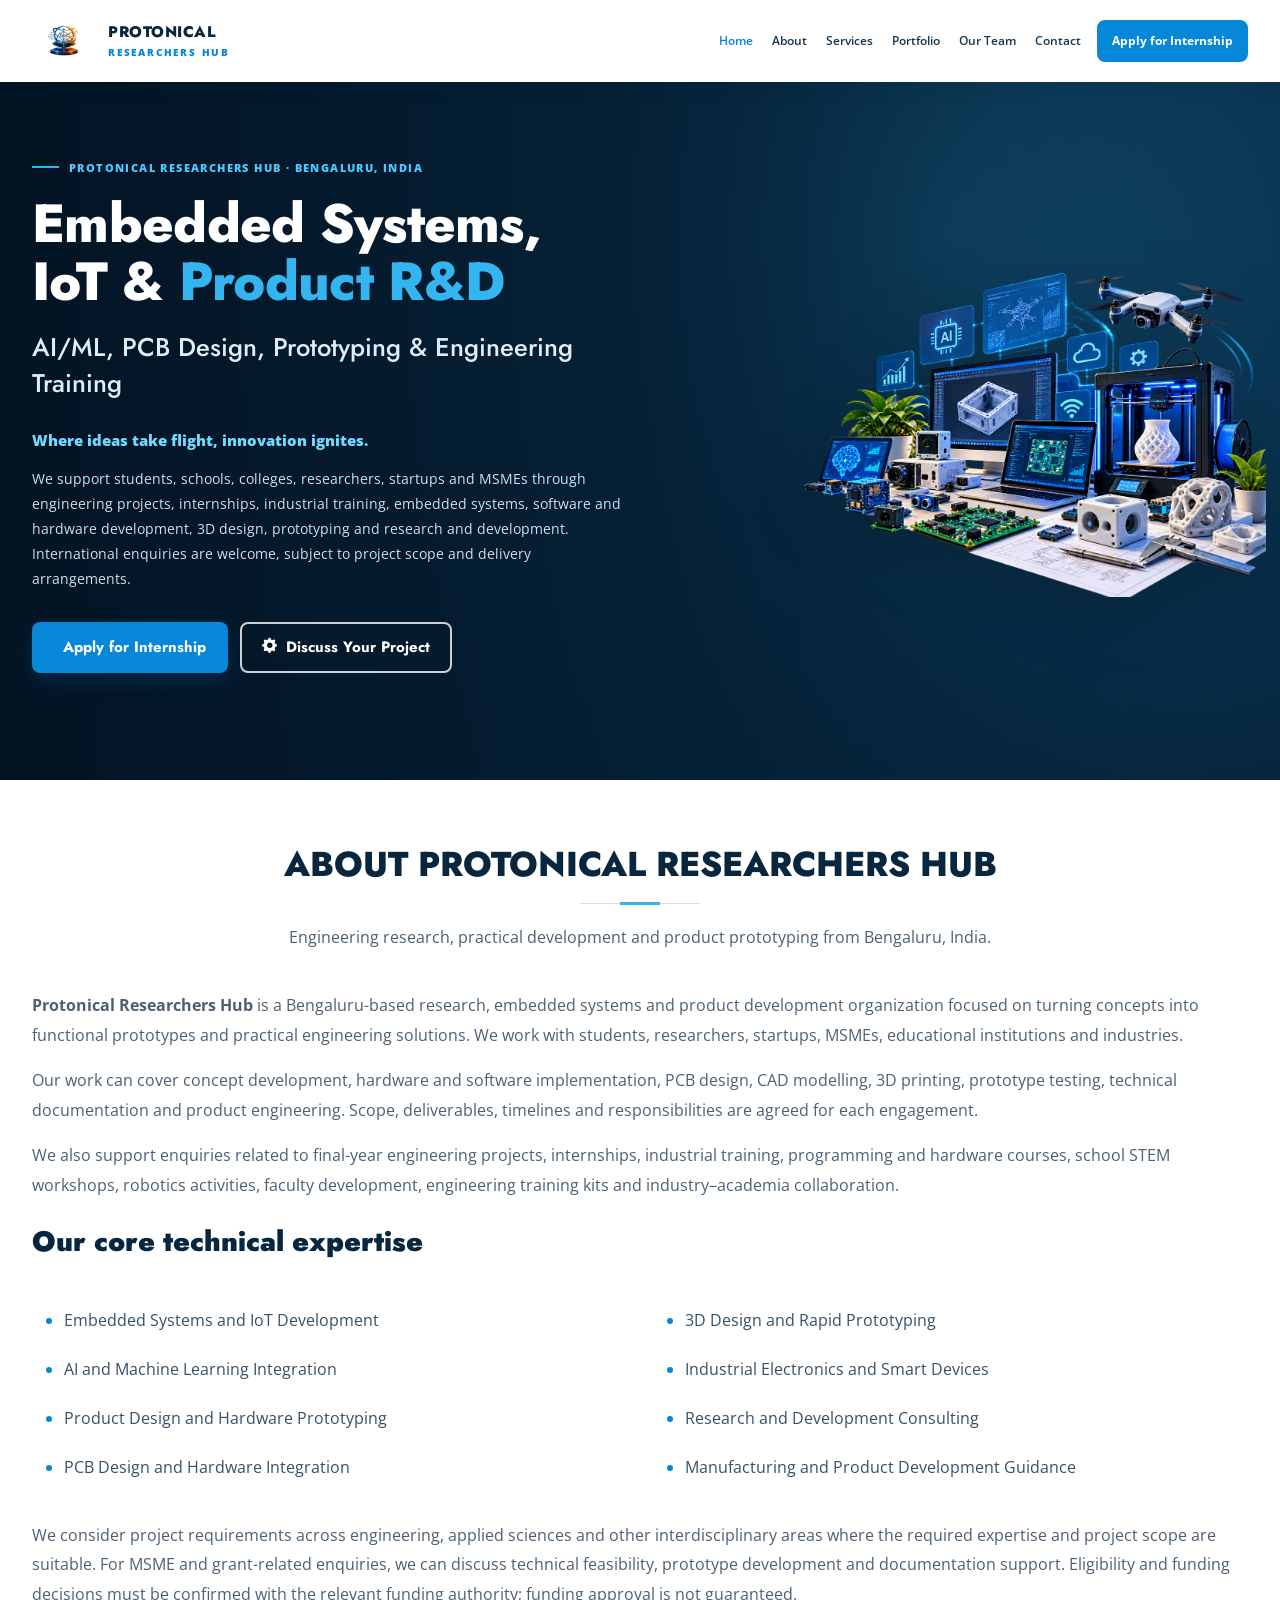
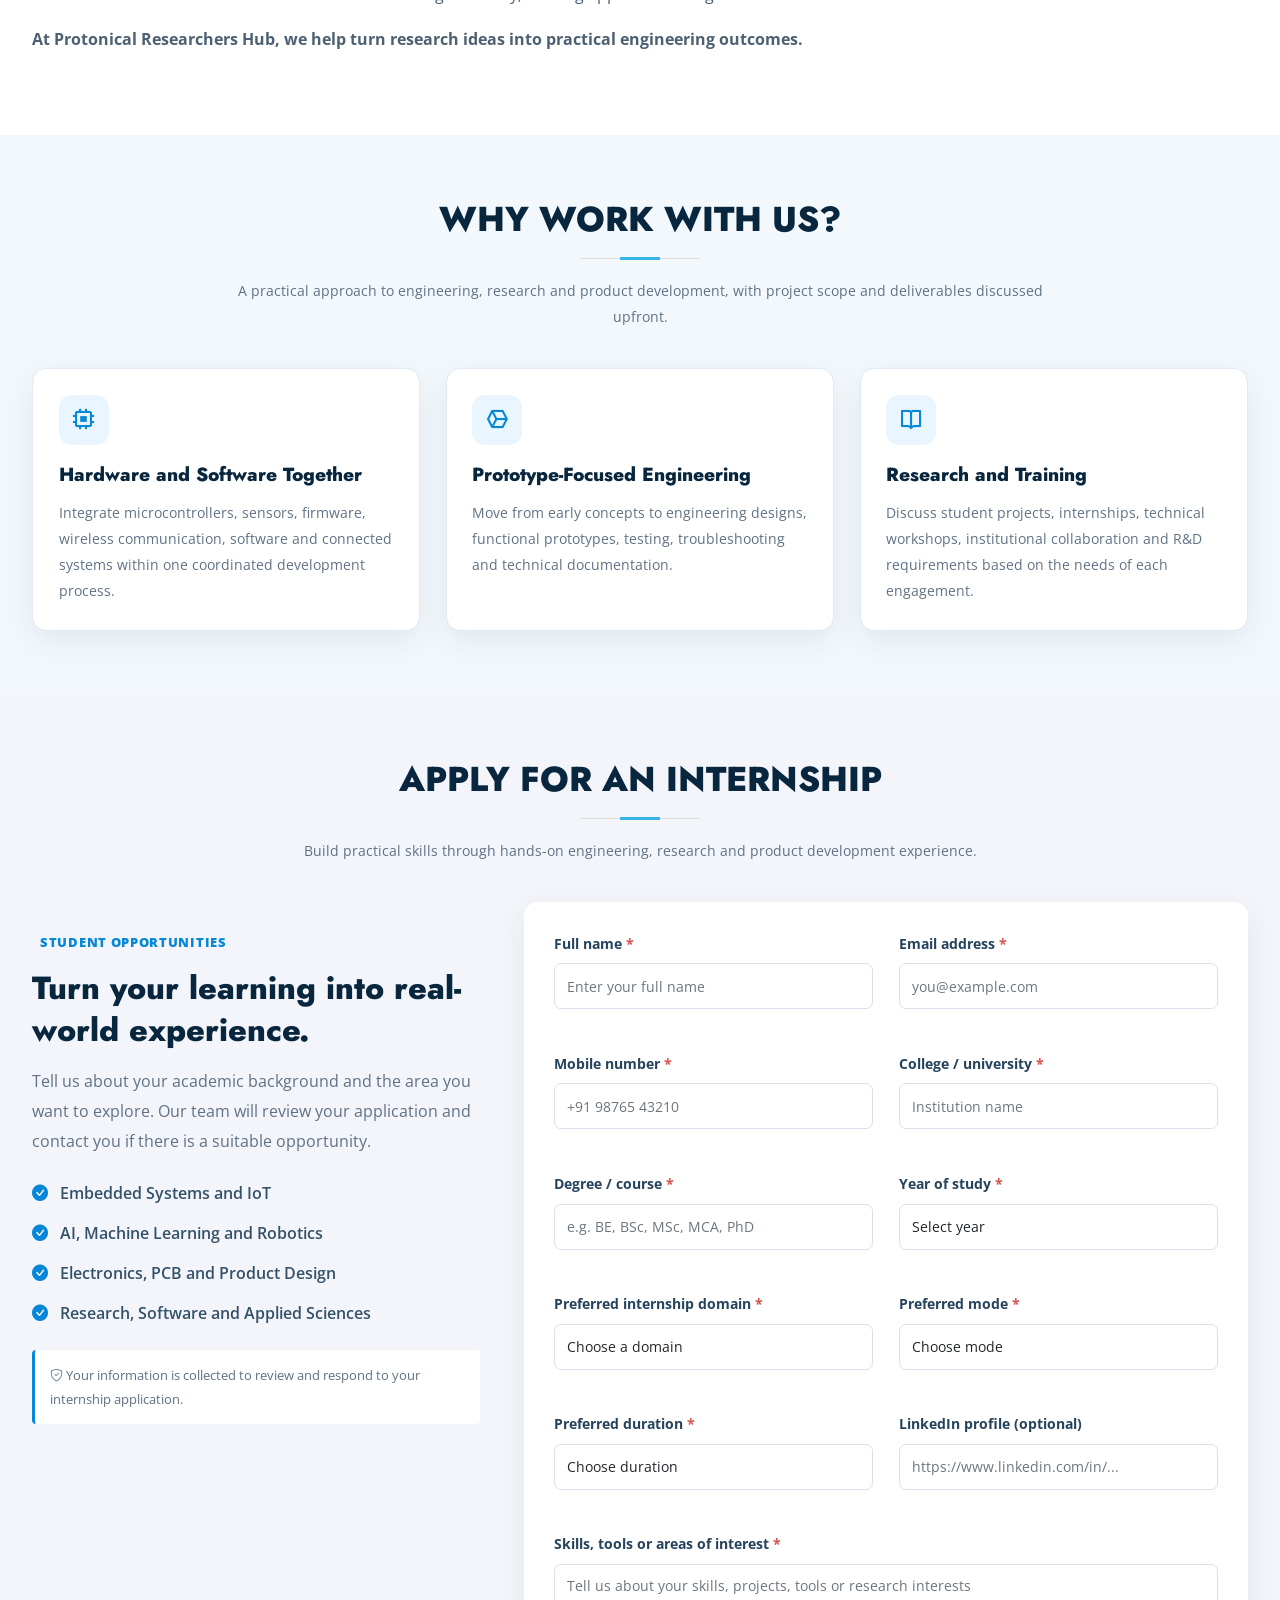
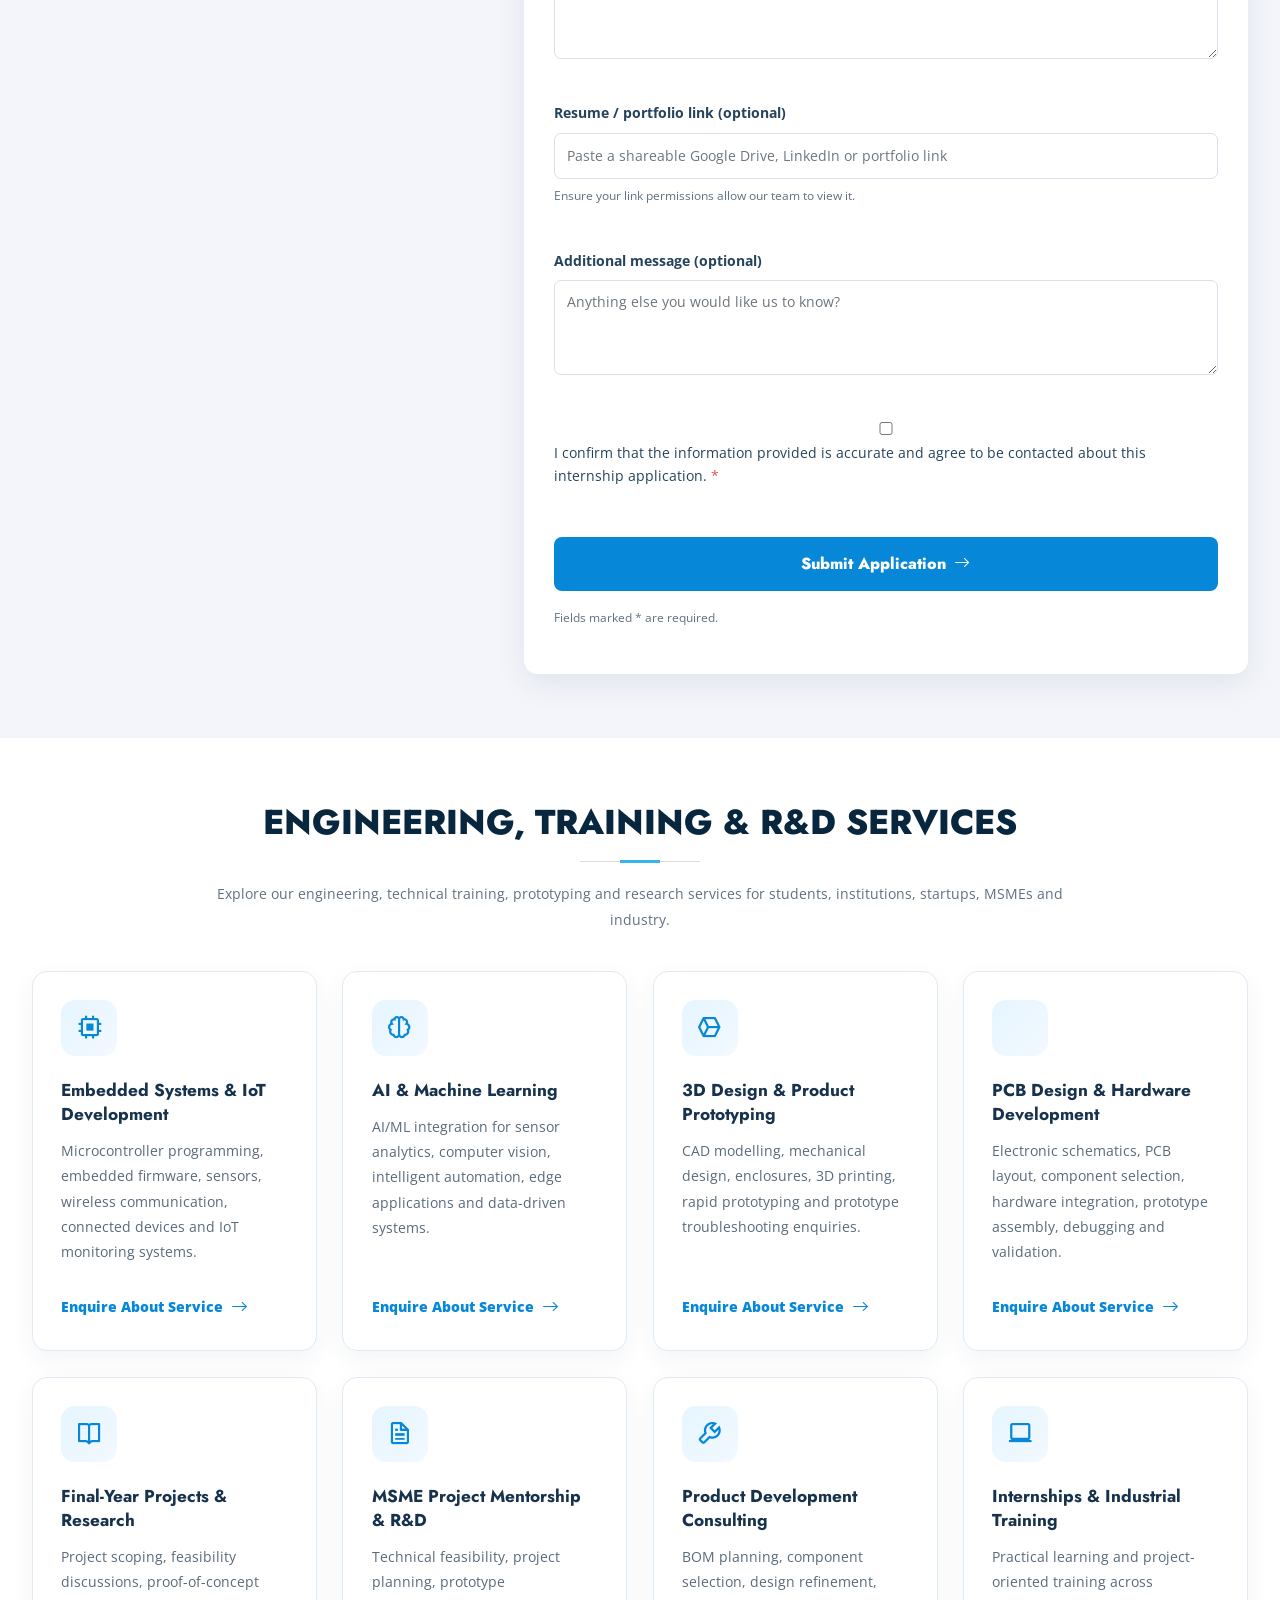
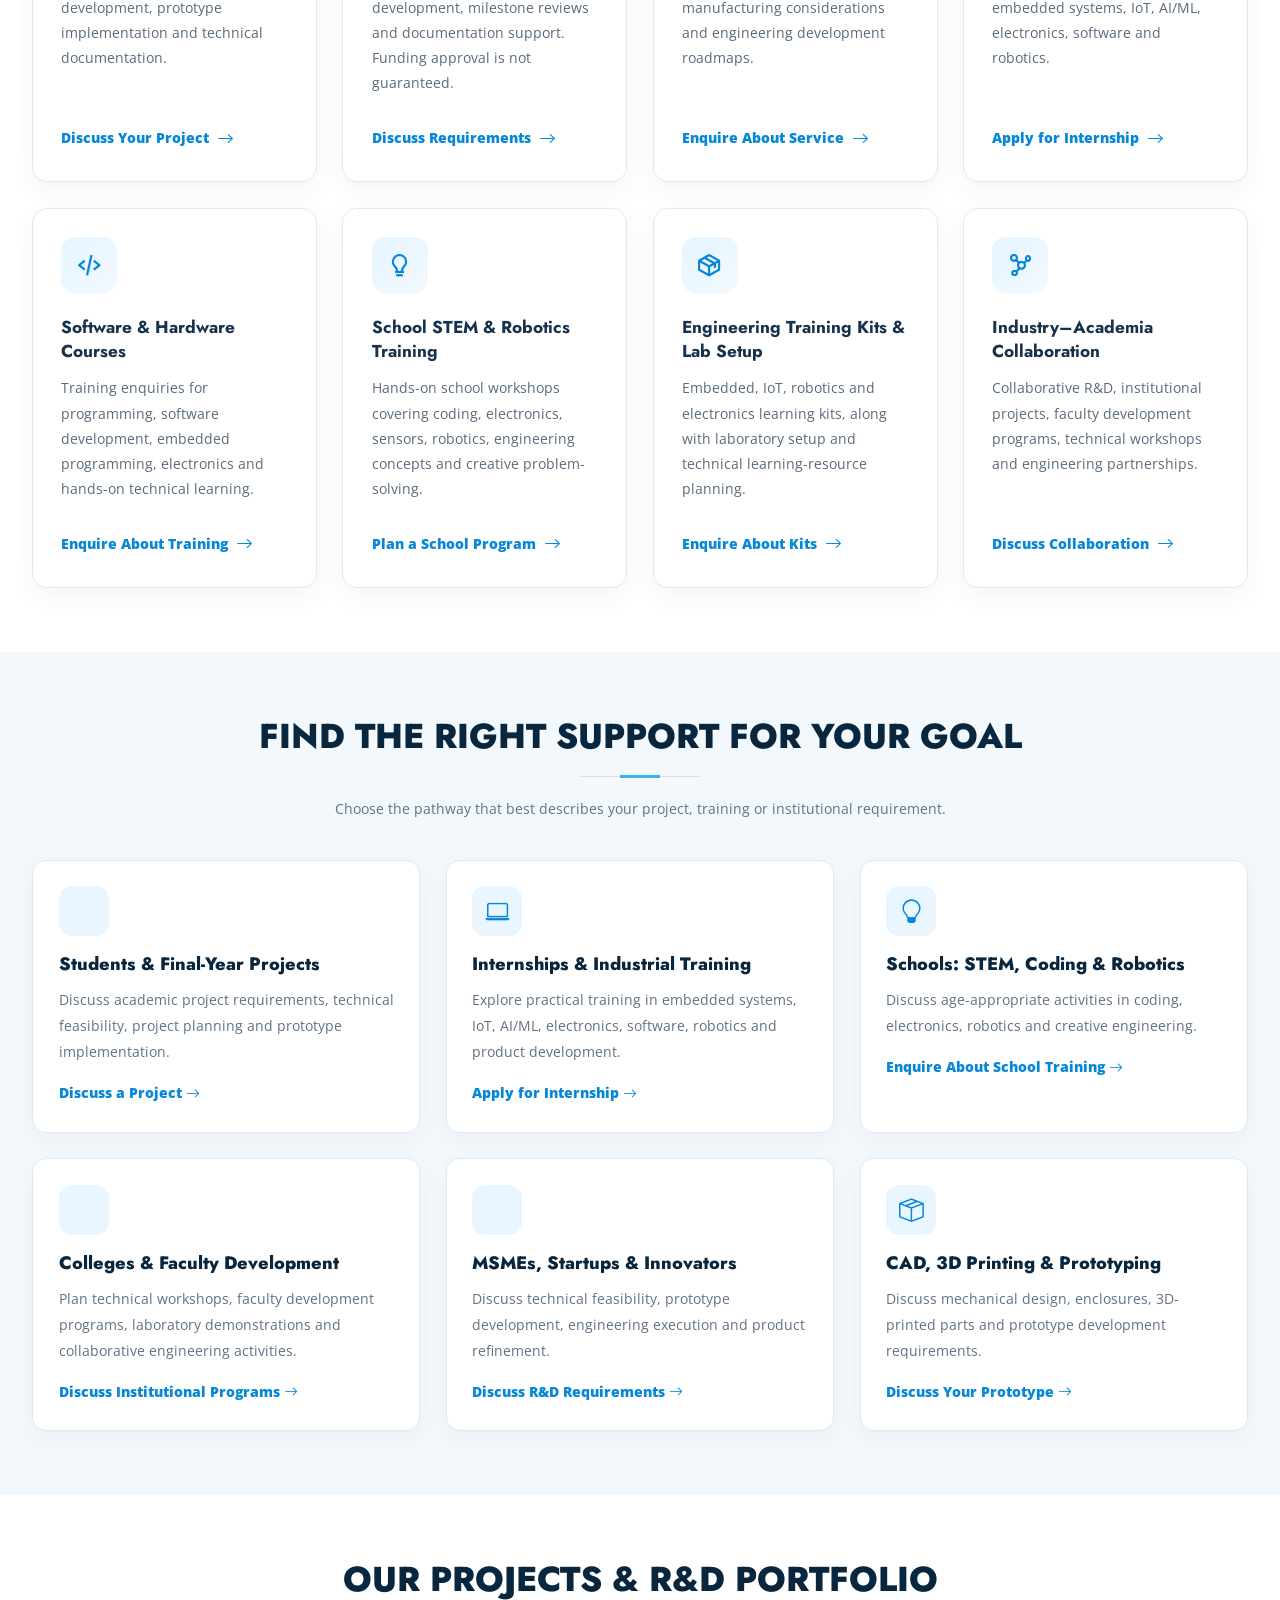
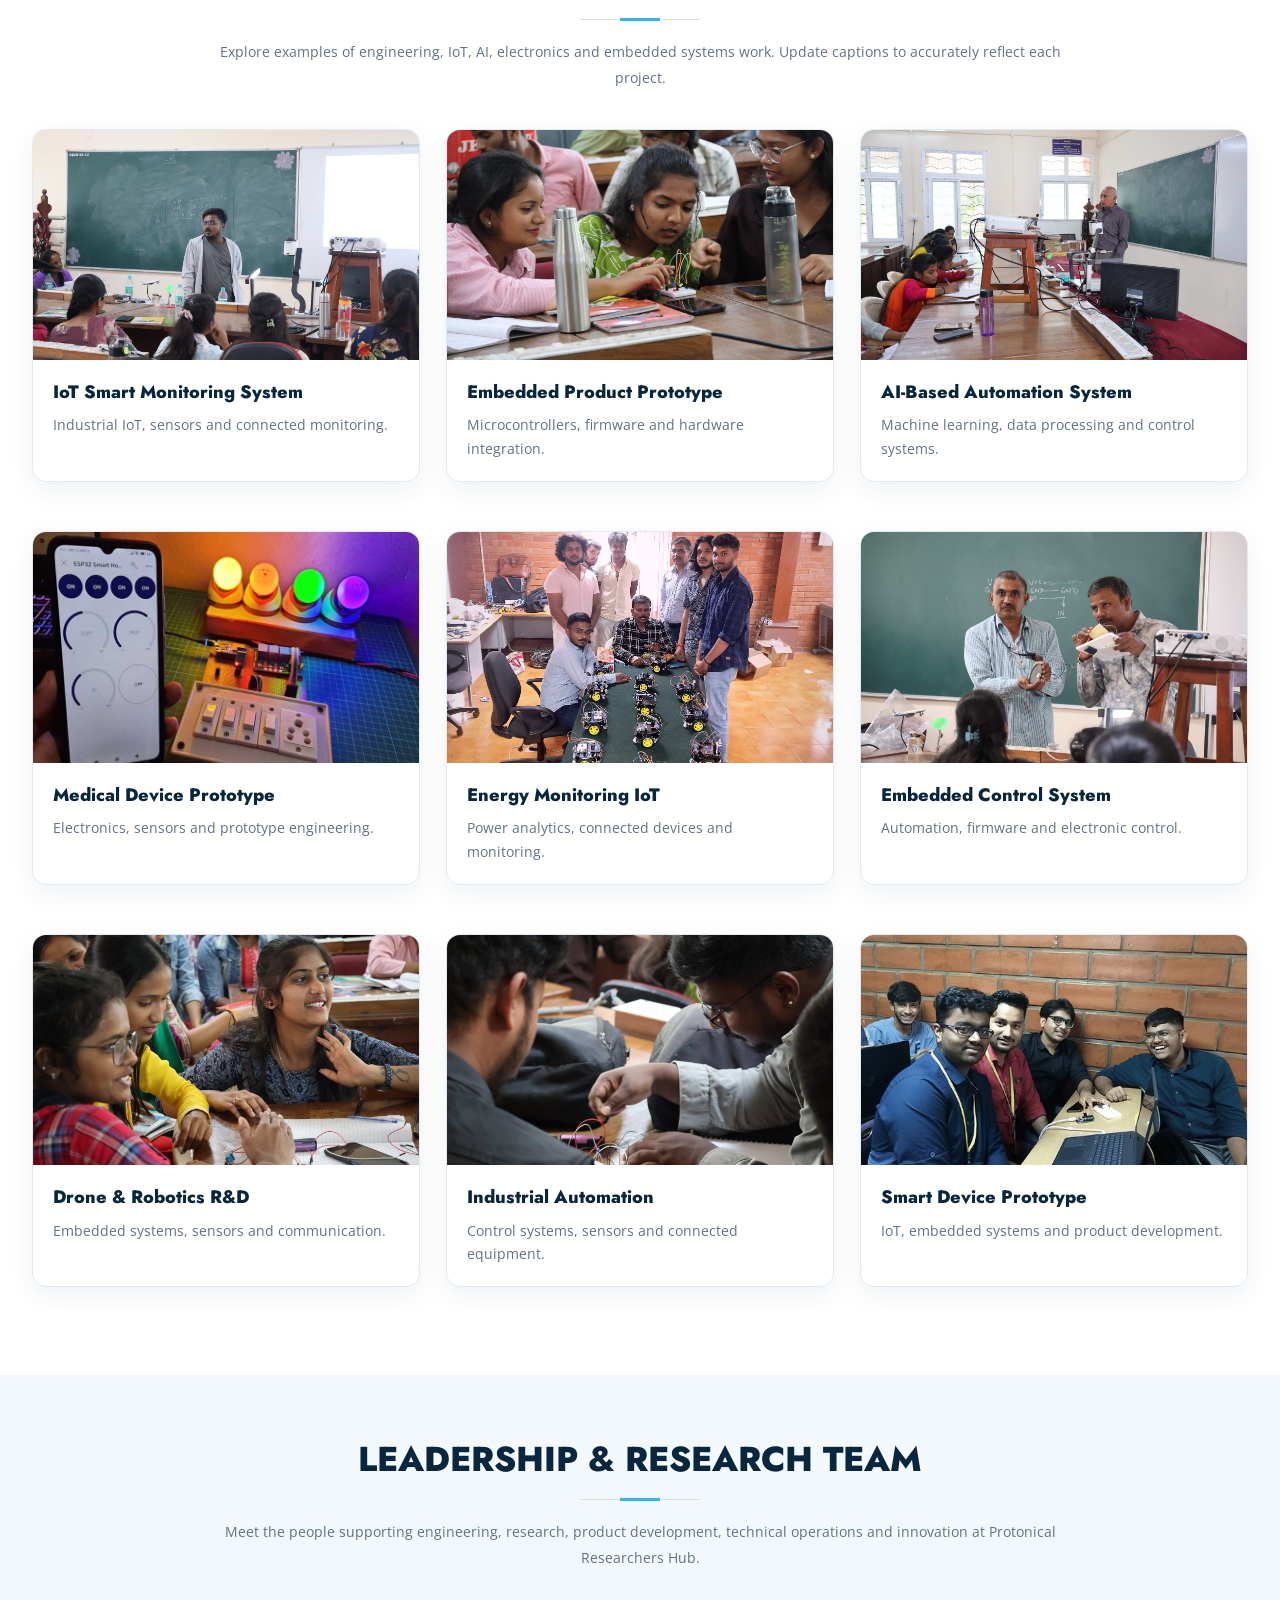
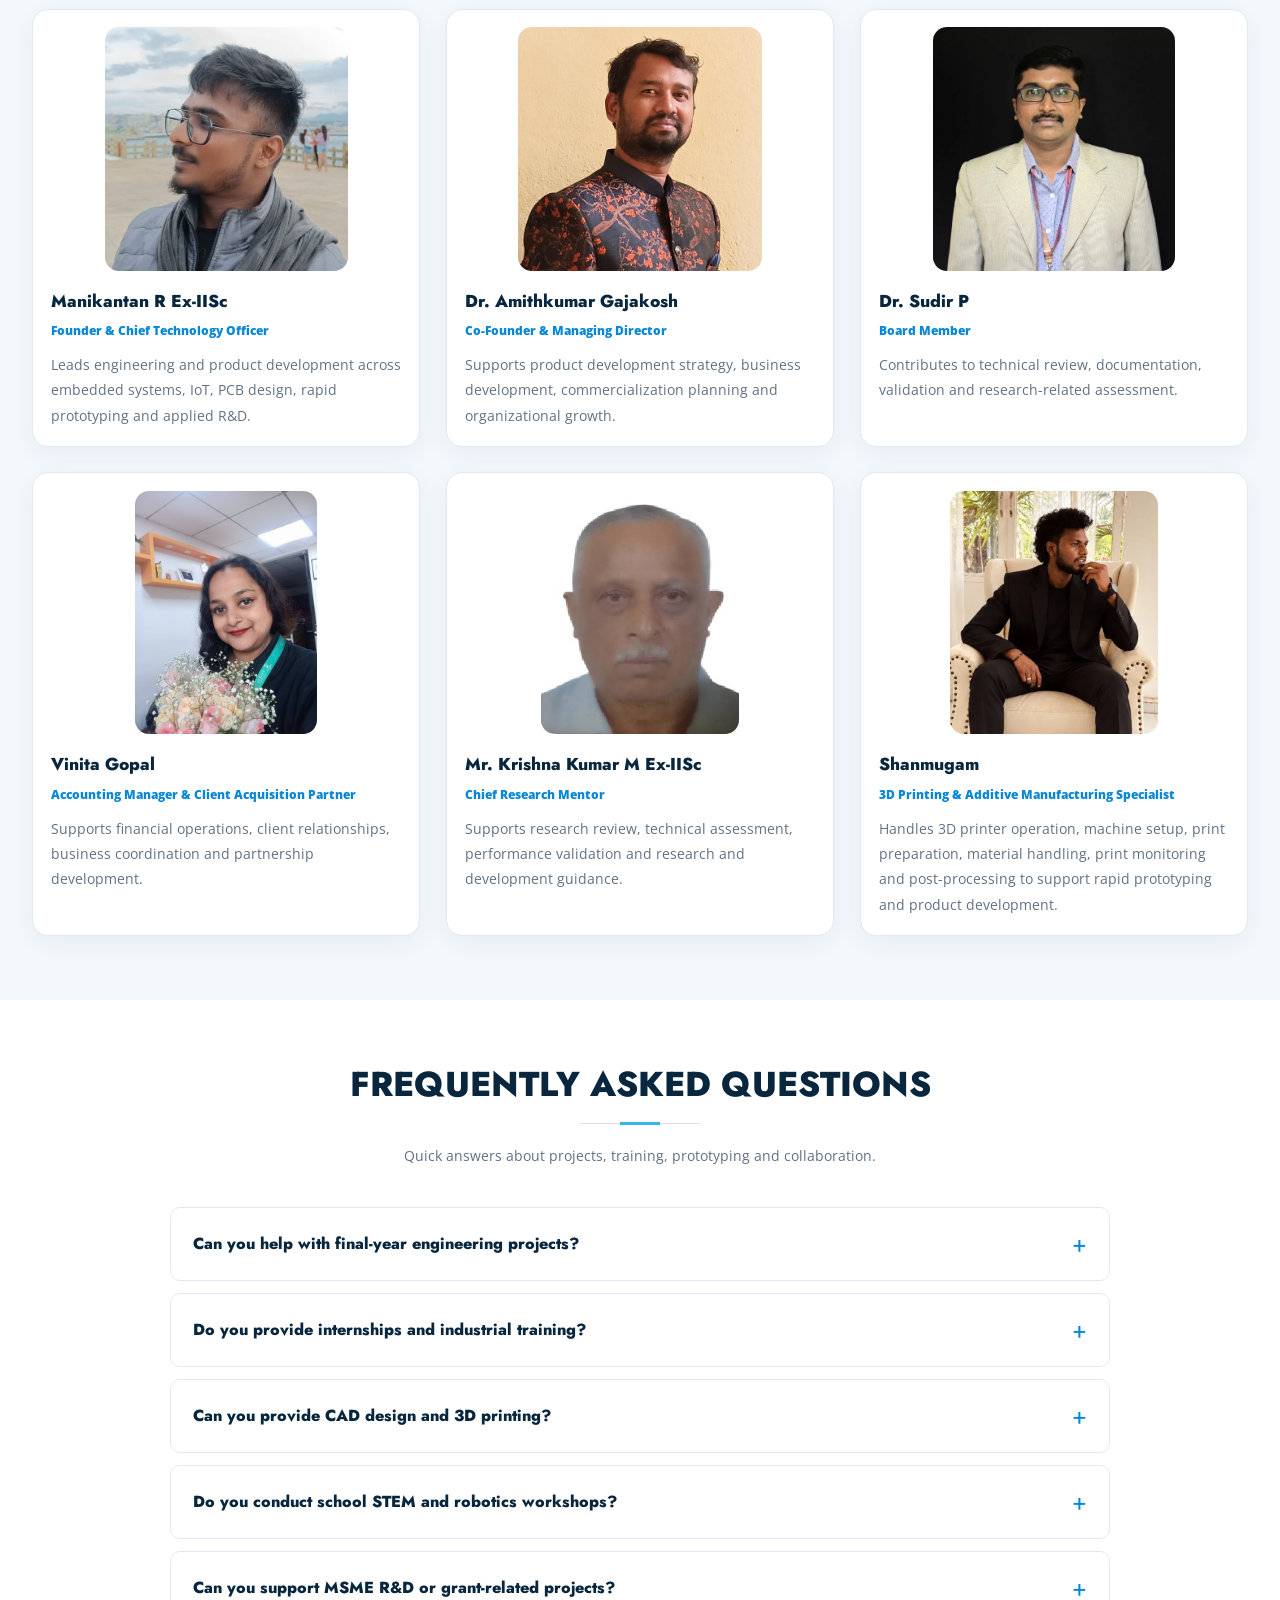
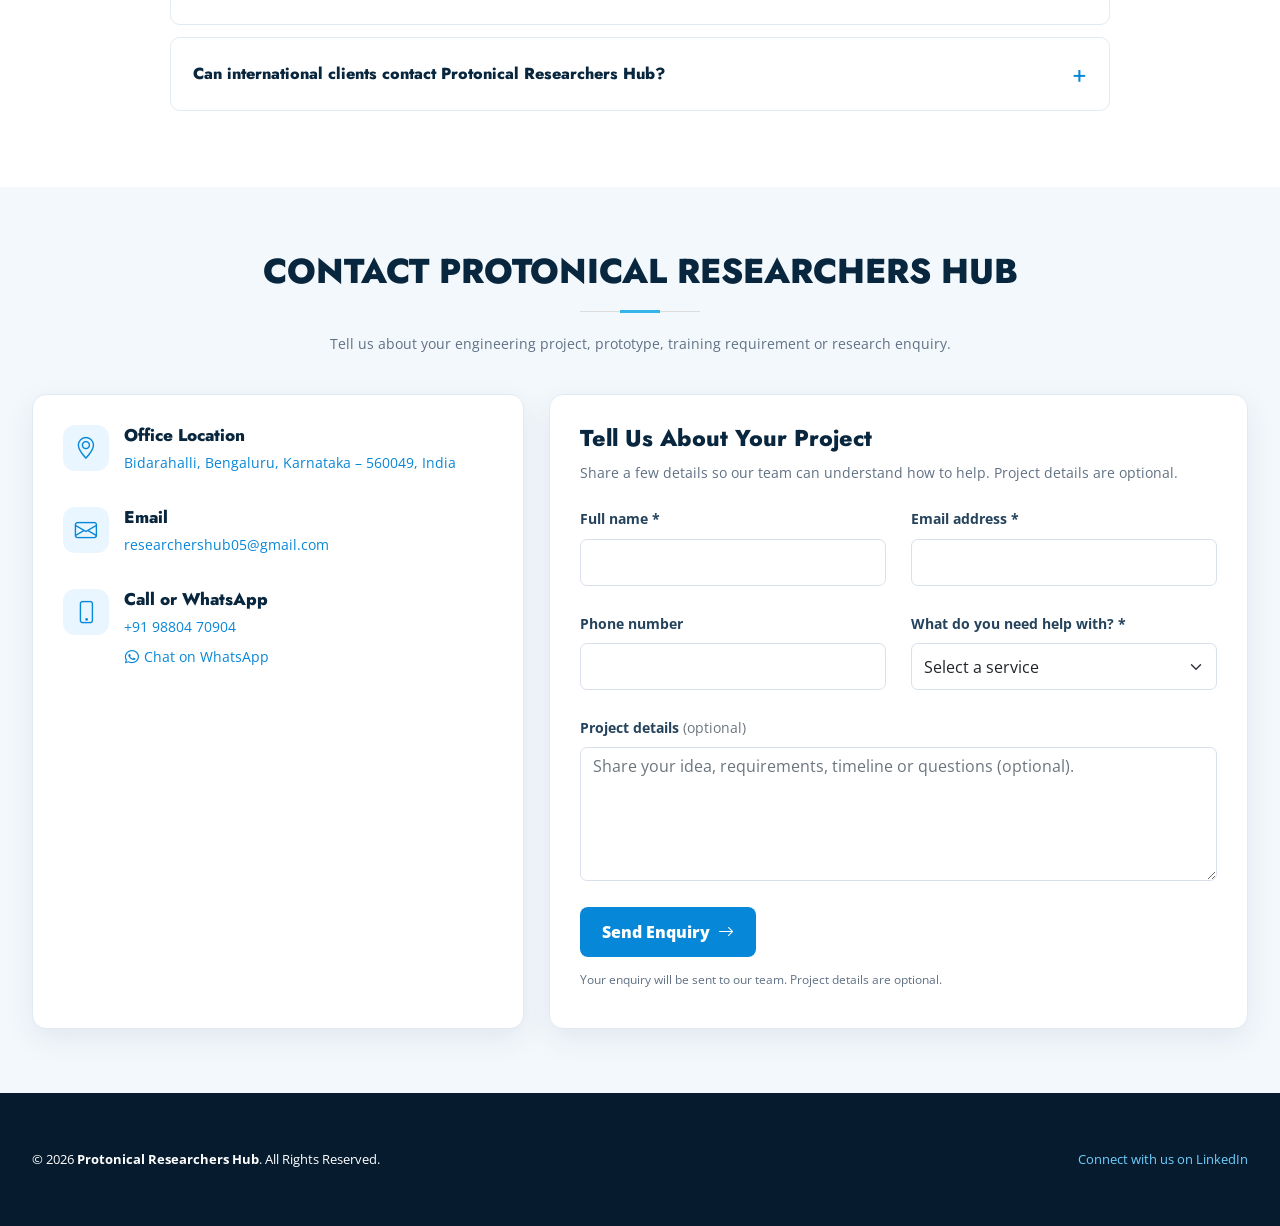
<file: index.html>
<!DOCTYPE html>
<html lang="en">
<head>
  <meta charset="utf-8">
  <meta name="viewport" content="width=device-width, initial-scale=1">

  <title>Protonical Researchers Hub | R&D, IoT, AI, Training & Prototyping</title>
  <meta name="description" content="Protonical Researchers Hub in Bengaluru provides embedded systems, IoT, AI/ML, PCB design, 3D printing, engineering projects, internships, industrial training and product R&D.">
  <meta name="keywords" content="Protonical Researchers Hub, embedded systems Bangalore, IoT development Bengaluru, AI ML development, PCB design, 3D printing, rapid prototyping, engineering projects, final year projects, industrial training, internships, school robotics, STEM training, MSME R&D, product development, faculty development, engineering training kits">
  <meta name="author" content="Protonical Researchers Hub">
  <meta name="robots" content="index, follow, max-image-preview:large">
  <meta name="theme-color" content="#ffffff">
  <meta name="referrer" content="strict-origin-when-cross-origin">
  <link rel="canonical" href="https://researchershub.in/">

  <meta property="og:type" content="website">
  <meta property="og:locale" content="en_IN">
  <meta property="og:site_name" content="Protonical Researchers Hub">
  <meta property="og:title" content="Protonical Researchers Hub | R&D, Training & Prototyping">
  <meta property="og:description" content="Engineering R&D, embedded systems, IoT, AI/ML, PCB design, 3D printing, student projects and technical training in Bengaluru, India.">
  <meta property="og:url" content="https://researchershub.in/">
  <meta property="og:image" content="https://researchershub.in/assets/img/hero-img.png">

  <meta name="twitter:card" content="summary_large_image">
  <meta name="twitter:title" content="Protonical Researchers Hub">
  <meta name="twitter:description" content="Embedded systems, IoT, AI/ML, PCB design, student projects, industrial training and prototyping in Bengaluru, India.">
  <meta name="twitter:image" content="https://researchershub.in/assets/img/hero-img.png">

  <link rel="icon" href="assets/img/favicon.png">
  <link rel="apple-touch-icon" href="assets/img/apple-touch-icon.png">

  <link rel="preconnect" href="https://fonts.googleapis.com">
  <link rel="preconnect" href="https://fonts.gstatic.com" crossorigin>
  <link href="https://fonts.googleapis.com/css?family=Open+Sans:300,400,600,700|Jost:300,400,500,600,700|Poppins:300,400,500,600,700" rel="stylesheet">

  <link href="assets/vendor/aos/aos.css" rel="stylesheet">
  <link href="assets/vendor/bootstrap/css/bootstrap.min.css" rel="stylesheet">
  <link href="assets/vendor/bootstrap-icons/bootstrap-icons.css" rel="stylesheet">
  <link href="assets/vendor/boxicons/css/boxicons.min.css" rel="stylesheet">
  <link href="assets/vendor/glightbox/css/glightbox.min.css" rel="stylesheet">
  <link href="assets/vendor/remixicon/remixicon.css" rel="stylesheet">
  <link href="assets/vendor/swiper/swiper-bundle.min.css" rel="stylesheet">
  <link href="assets/css/style.css" rel="stylesheet">

  <script type="application/ld+json">
  {
    "@context": "https://schema.org",
    "@graph": [
      {
        "@type": "Organization",
        "@id": "https://researchershub.in/#organization",
        "name": "Protonical Researchers Hub",
        "url": "https://researchershub.in/",
        "logo": "https://researchershub.in/assets/img/logo.png",
        "description": "Bengaluru-based research and engineering company providing embedded systems, IoT, AI/ML integration, PCB design, rapid prototyping, training and product development.",
        "email": "researchershub05@gmail.com",
        "telephone": "+91-9880470904",
        "address": {
          "@type": "PostalAddress",
          "streetAddress": "Bidarahalli",
          "addressLocality": "Bengaluru",
          "addressRegion": "Karnataka",
          "postalCode": "560049",
          "addressCountry": "IN"
        },
        "contactPoint": {
          "@type": "ContactPoint",
          "telephone": "+91-9880470904",
          "email": "researchershub05@gmail.com",
          "contactType": "customer support",
          "areaServed": "IN"
        },
        "founder": {
          "@type": "Person",
          "name": "Manikantan R"
        },
        "knowsAbout": [
          "Embedded Systems",
          "Internet of Things",
          "Artificial Intelligence",
          "Machine Learning",
          "PCB Design",
          "Rapid Prototyping",
          "Product Engineering",
          "Hardware Development",
          "Software Development",
          "3D Design and Printing",
          "Industrial Training",
          "Final-Year Engineering Projects",
          "Research and Development",
          "School STEM Education",
          "Industry-Academia Collaboration"
        ]
      },
      {
        "@type": "WebSite",
        "@id": "https://researchershub.in/#website",
        "url": "https://researchershub.in/",
        "name": "Protonical Researchers Hub",
        "publisher": {
          "@id": "https://researchershub.in/#organization"
        },
        "inLanguage": "en-IN"
      },
      {
        "@type": "WebPage",
        "@id": "https://researchershub.in/#webpage",
        "url": "https://researchershub.in/",
        "name": "Protonical Researchers Hub | R&D, Training & Prototyping",
        "isPartOf": {
          "@id": "https://researchershub.in/#website"
        },
        "about": {
          "@id": "https://researchershub.in/#organization"
        },
        "inLanguage": "en-IN"
      }
    ]
  }
  </script>

  <style>
    :root {
      --prh-navy: #08263d;
      --prh-navy-light: #123b59;
      --prh-blue: #0787d8;
      --prh-cyan: #35b5e8;
      --prh-text: #25384a;
      --prh-muted: #607184;
      --prh-light: #f3f8fc;
      --prh-border: #e1eaf2;
      --prh-shadow: 0 10px 30px rgba(16, 46, 73, .08);
    }

    *,
    *::before,
    *::after {
      box-sizing: border-box;
    }

    html {
      width: 100%;
      max-width: 100%;
      scroll-behavior: smooth;
      scroll-padding-top: 100px;
    }

    body {
      width: 100%;
      max-width: 100%;
      min-width: 0;
      margin: 0;
      font-family: "Open Sans", sans-serif;
      color: var(--prh-text);
      line-height: 1.75;
      overflow-x: clip;
    }

    img,
    video,
    iframe,
    svg {
      max-width: 100%;
    }

    a {
      transition: color .2s ease, background .2s ease;
    }

    main,
    #main,
    section {
      width: 100%;
      min-width: 0;
    }

    section {
      padding: clamp(48px, 5vw, 78px) 0;
      scroll-margin-top: 96px;
      overflow: hidden;
    }

    .container {
      width: 100% !important;
      max-width: 1440px !important;
      margin-left: auto !important;
      margin-right: auto !important;
      padding-left: clamp(16px, 2.5vw, 36px) !important;
      padding-right: clamp(16px, 2.5vw, 36px) !important;
    }

    .row {
      --bs-gutter-x: clamp(16px, 2vw, 30px);
      --bs-gutter-y: clamp(16px, 2vw, 30px);
    }

    .row > [class*="col-"] {
      min-width: 0;
    }

    .section-title {
      width: 100%;
      max-width: 100%;
      margin: 0 auto;
      padding-bottom: clamp(24px, 3vw, 38px);
      text-align: center;
    }

    .section-title h2 {
      position: relative;
      margin: 0 0 18px;
      padding-bottom: 20px;
      color: var(--prh-navy);
      font-family: "Jost", sans-serif;
      font-size: clamp(25px, 2.7vw, 38px);
      font-weight: 800;
      line-height: 1.2;
      overflow-wrap: anywhere;
    }

    .section-title h2::before {
      content: "";
      position: absolute;
      bottom: 1px;
      left: calc(50% - 60px);
      width: 120px;
      height: 1px;
      background: #ddd;
    }

    .section-title h2::after {
      content: "";
      position: absolute;
      bottom: 0;
      left: calc(50% - 20px);
      width: 40px;
      height: 3px;
      background: var(--prh-cyan);
    }

    .section-title p {
      width: 100%;
      max-width: 850px;
      margin: 0 auto;
      color: var(--prh-muted);
      font-size: clamp(14px, 1vw, 16px);
      line-height: 1.85;
      overflow-wrap: anywhere;
    }

    /* HEADER */
    #header,
    #header.fixed-top,
    #header.header-scrolled,
    #header.header-inner-pages {
      width: 100%;
      min-height: 82px !important;
      padding: 0 !important;
      background: #fff !important;
      box-shadow: 0 3px 20px rgba(10, 35, 57, .09);
      z-index: 997;
    }

    #header .container {
      display: flex !important;
      align-items: center !important;
      justify-content: space-between !important;
      gap: clamp(12px, 2vw, 28px) !important;
      min-height: 82px !important;
    }

    #header .logo {
      display: flex;
      align-items: center;
      gap: 12px;
      min-width: 0;
      max-width: 360px;
      flex: 0 1 auto;
      margin: 0;
      padding: 0;
      line-height: 1;
      font-weight: 700;
      letter-spacing: 0;
      text-transform: none;
    }

    #header .logo img {
      display: block;
      width: auto;
      height: auto;
      max-width: 80px;
      max-height: 62px;
      object-fit: contain;
      flex: 0 0 auto;
    }

    .brand-wordmark {
      display: flex;
      flex-direction: column;
      min-width: 0;
      color: var(--prh-navy);
      line-height: 1.15;
      white-space: nowrap;
    }

    .brand-wordmark strong {
      font-family: "Jost", sans-serif;
      font-size: clamp(14px, 1.2vw, 20px);
      font-weight: 800;
      letter-spacing: .5px;
    }

    .brand-wordmark span {
      margin-top: 5px;
      color: var(--prh-blue);
      font-size: 10px;
      font-weight: 800;
      letter-spacing: 1.8px;
    }

    #header .navbar {
      display: flex;
      align-items: center;
      justify-content: flex-end;
      min-width: 0;
      flex: 1 1 auto;
      padding: 0;
    }

    #header .navbar ul {
      display: flex;
      flex-wrap: nowrap;
      align-items: center;
      justify-content: flex-end;
      gap: clamp(0px, .4vw, 6px);
      margin: 0;
      padding: 0;
      list-style: none;
    }

    #header .navbar li {
      position: relative;
      min-width: 0;
    }

    #header .navbar a,
    #header .navbar a:focus {
      display: flex;
      align-items: center;
      justify-content: space-between;
      padding: 10px clamp(5px, .7vw, 12px) !important;
      color: #18364f !important;
      font-size: clamp(12px, .9vw, 15px) !important;
      font-weight: 600;
      line-height: 1.4;
      white-space: nowrap;
      transition: color .3s ease, background .3s ease;
    }

    #header .navbar a:hover,
    #header .navbar .active,
    #header .navbar li:hover > a {
      color: var(--prh-blue) !important;
    }

    #header .navbar .internship-nav-cta {
      justify-content: center;
      margin-left: 4px !important;
      padding: 11px clamp(10px, 1vw, 16px) !important;
      border: 2px solid var(--prh-blue);
      border-radius: 8px;
      background: var(--prh-blue);
      color: #fff !important;
      font-weight: 700;
    }

    #header .navbar .internship-nav-cta:hover {
      border-color: #056cb0;
      background: #056cb0;
      color: #fff !important;
    }

    #header .mobile-nav-toggle,
    .mobile-nav-toggle {
      display: none;
      flex: 0 0 auto;
      color: var(--prh-navy) !important;
      font-size: 30px;
      line-height: 1;
      cursor: pointer;
    }

    .navbar-mobile {
      position: fixed;
      inset: 0;
      z-index: 999;
      overflow: hidden;
      background: rgba(4, 24, 42, .35);
    }

    .navbar-mobile .mobile-nav-toggle {
      position: fixed;
      top: 22px;
      right: 20px;
      z-index: 1001;
      display: block;
    }

    .navbar-mobile ul {
      display: block;
      position: fixed;
      top: 75px;
      right: 16px;
      bottom: 16px;
      left: 16px;
      overflow-y: auto;
      margin: 0;
      padding: 16px;
      border-radius: 14px;
      background: #fff;
      box-shadow: 0 15px 45px rgba(4, 24, 42, .22);
    }

    .navbar-mobile li {
      width: 100%;
    }

    .navbar-mobile a,
    .navbar-mobile a:focus {
      display: flex;
      width: 100%;
      padding: 13px 14px !important;
      color: #18364f !important;
      font-size: 15px !important;
      line-height: 1.5;
      white-space: normal;
    }

    .navbar-mobile a:hover,
    .navbar-mobile .active,
    .navbar-mobile li:hover > a {
      color: var(--prh-blue) !important;
    }

    .navbar-mobile .internship-nav-cta {
      justify-content: center;
      margin: 8px 0 !important;
      color: #fff !important;
    }

    .navbar-mobile .dropdown ul {
      position: static;
      display: none;
      margin: 10px 12px;
      padding: 10px 0;
      box-shadow: 0 0 20px rgba(127, 137, 161, .15);
      opacity: 1;
      visibility: visible;
    }

    .navbar-mobile .dropdown > .dropdown-active {
      display: block;
    }

    /* HERO */
    #hero {
      position: relative;
      display: flex !important;
      align-items: center !important;
      width: 100%;
      height: auto !important;
      min-height: clamp(570px, calc(100svh - 82px), 780px) !important;
      padding: clamp(112px, 9vw, 145px) 0 clamp(48px, 5vw, 72px) !important;
      overflow: hidden;
      background: radial-gradient(
        circle at 75% 30%,
        #165b81 0%,
        #0a3655 34%,
        #061b2e 76%,
        #041321 100%
      );
    }

    #hero::before {
      content: "";
      position: absolute;
      inset: 0;
      background: linear-gradient(
        90deg,
        rgba(3, 20, 36, .95),
        rgba(4, 29, 49, .85) 50%,
        rgba(4, 29, 49, .12)
      );
      pointer-events: none;
    }

    #hero .container {
      position: relative;
      z-index: 1;
      width: 100% !important;
      max-width: 1600px !important;
      padding-top: 0 !important;
    }

    #hero .row {
      align-items: center;
    }

    #hero .row > [class*="col-"] {
      min-width: 0;
    }

    #hero .hero-eyebrow {
      display: inline-flex;
      align-items: center;
      gap: 10px;
      max-width: 100%;
      margin-bottom: 18px;
      color: #4cc9ff;
      font-size: clamp(10px, .85vw, 12px);
      font-weight: 800;
      line-height: 1.6;
      letter-spacing: 1.4px;
      text-transform: uppercase;
      overflow-wrap: anywhere;
    }

    #hero .hero-eyebrow::before {
      content: "";
      flex: 0 0 27px;
      width: 27px;
      height: 2px;
      background: var(--prh-cyan);
    }

    #hero h1 {
      max-width: 760px;
      margin: 0 0 20px;
      color: #fff;
      font-size: clamp(34px, 4.2vw, 64px) !important;
      font-weight: 800;
      line-height: 1.08 !important;
      letter-spacing: -.7px;
      overflow-wrap: anywhere;
    }

    #hero h1 .accent {
      color: #35b5f0;
    }

    #hero h2 {
      margin-bottom: clamp(16px, 2vw, 26px) !important;
      color: #e1edf6;
      font-size: clamp(19px, 2vw, 30px) !important;
      font-weight: 500;
      line-height: 1.4;
    }

    #hero .hero-tagline {
      margin-bottom: 12px;
      color: #73d8ff;
      font-size: 15px;
      font-weight: 800;
    }

    #hero .hero-description {
      width: 100%;
      max-width: 650px;
      margin-bottom: 0;
      color: #d2e0eb;
      font-size: clamp(14px, 1.05vw, 16px);
      line-height: 1.8;
    }

    #hero .hero-img {
      min-width: 0;
      padding-left: clamp(0px, 1.6vw, 24px) !important;
    }

    /* Enlarged desktop illustration */
    #hero .hero-img img {
      display: block;
      width: 110% !important;
      max-width: 720px !important;
      height: auto !important;
      max-height: min(60vw, 620px) !important;
      margin: 0 0 0 -4%;
      object-fit: contain;
      object-position: center;
      filter: drop-shadow(0 15px 32px rgba(0, 0, 0, .2));
      animation: none;
    }

    .hero-cta-wrap {
      display: flex;
      flex-wrap: wrap;
      align-items: center;
      gap: 12px;
      margin-top: clamp(20px, 2.5vw, 30px);
    }

    .prh-button {
      display: inline-flex;
      align-items: center;
      justify-content: center;
      gap: 9px;
      max-width: 100%;
      padding: 13px 20px;
      border: 2px solid transparent;
      border-radius: 8px;
      font-family: "Jost", sans-serif;
      font-size: 15px;
      font-weight: 700;
      line-height: 1.4;
      text-align: center;
      text-decoration: none;
      white-space: normal;
      transition: all .2s ease;
    }

    .prh-button-primary {
      border-color: var(--prh-blue);
      background: var(--prh-blue);
      color: #fff;
      box-shadow: 0 7px 20px rgba(0, 115, 210, .2);
    }

    .prh-button-primary:hover {
      border-color: #056cb0;
      background: #056cb0;
      color: #fff;
      transform: translateY(-2px);
    }

    .prh-button-outline {
      border-color: rgba(255, 255, 255, .8);
      color: #fff;
    }

    .prh-button-outline:hover {
      background: #fff;
      color: var(--prh-navy);
    }

    /* ABOUT */
    #about {
      padding: clamp(48px, 5vw, 78px) 0;
      background: #fff;
    }

    #about p {
      color: #4c6072;
      font-size: 16px;
      line-height: 1.85;
      overflow-wrap: anywhere;
    }

    #about h3 {
      color: var(--prh-navy);
      font-weight: 800;
    }

    .about-list {
      margin-bottom: 0;
      padding-left: 20px;
      list-style: disc;
    }

    .about-list li {
      padding: 7px 0;
      color: #34516a;
      line-height: 1.7;
    }

    .about-list li::marker {
      color: var(--prh-blue);
    }

    /* WHY CHOOSE US */
    #why-us {
      padding: clamp(48px, 5vw, 78px) 0;
      background: var(--prh-light);
    }

    .why-card {
      height: 100%;
      padding: clamp(20px, 2vw, 28px);
      border: 1px solid var(--prh-border);
      border-radius: 14px;
      background: #fff;
      box-shadow: var(--prh-shadow);
    }

    .why-card i {
      display: inline-flex;
      align-items: center;
      justify-content: center;
      width: 50px;
      height: 50px;
      margin-bottom: 17px;
      border-radius: 13px;
      background: #eaf6ff;
      color: var(--prh-blue);
      font-size: 25px;
    }

    .why-card h3 {
      margin-bottom: 12px;
      color: var(--prh-navy);
      font-size: 19px;
      font-weight: 800;
      line-height: 1.4;
    }

    .why-card p {
      margin: 0;
      color: var(--prh-muted);
      font-size: 14px;
      line-height: 1.85;
    }

    /* SERVICES */
    #services {
      padding: clamp(48px, 5vw, 78px) 0;
      background: #fff;
    }

    #services .row {
      align-items: stretch;
    }

    #services .icon-box {
      display: flex;
      flex-direction: column;
      align-items: flex-start;
      width: 100%;
      height: 100%;
      min-height: 0;
      padding: clamp(22px, 2.2vw, 30px);
      border: 1px solid var(--prh-border);
      border-radius: 15px;
      background: #fff;
      box-shadow: 0 8px 25px rgba(25, 55, 85, .055);
      transition: transform .25s ease, box-shadow .25s ease, border-color .25s ease;
    }

    #services .icon-box:hover {
      transform: translateY(-4px);
      border-color: #b7dff5;
      box-shadow: 0 15px 35px rgba(25, 75, 115, .12);
    }

    #services .service-icon {
      display: flex;
      align-items: center;
      justify-content: center;
      width: 56px;
      height: 56px;
      flex: 0 0 56px;
      margin-bottom: 18px;
      border-radius: 14px;
      background: linear-gradient(135deg, #e5f5ff, #f3f9ff);
      color: var(--prh-blue);
      font-size: 27px;
    }

    #services .icon-box h4 {
      margin: 0 0 12px;
      color: #17324d;
      font-size: clamp(17px, 1.35vw, 20px);
      font-weight: 700;
      line-height: 1.4;
      overflow-wrap: anywhere;
    }

    #services .icon-box h4 a {
      color: inherit;
      text-decoration: none;
    }

    #services .icon-box h4 a:hover {
      color: var(--prh-blue);
    }

    #services .icon-box p {
      margin: 0 0 16px;
      color: #596a7b;
      font-size: 14px;
      line-height: 1.8;
    }

    #services .service-read-more {
      display: inline-flex;
      align-items: center;
      gap: 8px;
      margin-top: auto;
      padding-top: 12px;
      color: var(--prh-blue);
      font-size: 14px;
      font-weight: 800;
      text-decoration: none;
      transition: color .2s ease, gap .2s ease;
    }

    #services .service-read-more:hover {
      gap: 12px;
      color: #056cb0;
    }

    #services .service-read-more i {
      font-size: 17px;
    }

    /* PROGRAMS */
    #programs {
      padding: clamp(48px, 5vw, 78px) 0;
      background: var(--prh-light);
    }

    .program-card {
      height: 100%;
      padding: clamp(20px, 2vw, 28px);
      border: 1px solid var(--prh-border);
      border-radius: 14px;
      background: #fff;
      box-shadow: 0 7px 22px rgba(25, 55, 85, .045);
      transition: transform .25s ease, box-shadow .25s ease;
    }

    .program-card:hover {
      transform: translateY(-4px);
      box-shadow: var(--prh-shadow);
    }

    .program-card .program-icon {
      display: flex;
      align-items: center;
      justify-content: center;
      width: 50px;
      height: 50px;
      margin-bottom: 16px;
      border-radius: 13px;
      background: #eaf6ff;
      color: var(--prh-blue);
      font-size: 24px;
    }

    .program-card h3 {
      margin-bottom: 10px;
      color: var(--prh-navy);
      font-size: 18px;
      font-weight: 800;
      line-height: 1.4;
    }

    .program-card p {
      margin-bottom: 13px;
      color: var(--prh-muted);
      font-size: 14px;
      line-height: 1.85;
    }

    .program-card a {
      color: var(--prh-blue);
      font-size: 14px;
      font-weight: 800;
      text-decoration: none;
    }

    /* PORTFOLIO */
    #portfolio {
      padding: clamp(48px, 5vw, 78px) 0;
      background: #fff;
    }

    #portfolio .portfolio-item {
      display: flex;
      min-width: 0;
      margin-bottom: 24px;
    }

    #portfolio .portfolio-card {
      display: flex;
      flex-direction: column;
      width: 100%;
      min-width: 0;
      overflow: hidden;
      border: 1px solid var(--prh-border);
      border-radius: 14px;
      background: #fff;
      box-shadow: 0 8px 24px rgba(20, 51, 78, .07);
      transition: transform .25s ease, box-shadow .25s ease;
    }

    #portfolio .portfolio-card:hover {
      transform: translateY(-4px);
      box-shadow: 0 15px 32px rgba(20, 51, 78, .13);
    }

    #portfolio .portfolio-img {
      width: 100%;
      height: clamp(180px, 18vw, 260px);
      overflow: hidden;
      background: #edf3f7;
    }

    #portfolio .portfolio-img img {
      display: block;
      width: 100%;
      height: 100%;
      object-fit: cover;
      transition: transform .35s ease;
    }

    #portfolio .portfolio-card:hover .portfolio-img img {
      transform: scale(1.04);
    }

    #portfolio .portfolio-info {
      display: flex;
      flex-direction: column;
      flex: 1 1 auto;
      padding: 20px;
    }

    #portfolio .portfolio-info h3 {
      margin-bottom: 8px;
      color: var(--prh-navy);
      font-size: 18px;
      font-weight: 800;
      line-height: 1.4;
    }

    #portfolio .portfolio-info p {
      margin: 0;
      color: var(--prh-muted);
      font-size: 14px;
      line-height: 1.7;
    }

    /* TEAM */
    #team {
      padding: clamp(48px, 5vw, 78px) 0;
      background: var(--prh-light);
    }

    #team .row {
      align-items: stretch;
    }

    #team .team-column {
      display: flex;
      min-width: 0;
    }

    #team .team-card {
      display: flex;
      flex-direction: column;
      width: 100%;
      height: 100%;
      min-width: 0;
      padding: clamp(14px, 1.4vw, 20px);
      overflow: hidden;
      border: 1px solid var(--prh-border);
      border-radius: 16px;
      background: #fff;
      box-shadow: 0 7px 24px rgba(20, 51, 78, .06);
      transition: box-shadow .25s ease;
    }

    #team .team-card:hover {
      box-shadow: 0 16px 35px rgba(20, 51, 78, .12);
    }

    #team .team-card .pic {
      display: flex;
      align-items: center;
      justify-content: center;
      width: 100%;
      height: clamp(200px, 19vw, 280px);
      flex: 0 0 clamp(200px, 19vw, 280px);
      margin-bottom: 18px;
      overflow: hidden;
      border-radius: 14px;
      background: #fff;
    }

    #team .team-card .pic img {
      display: block;
      width: auto !important;
      height: auto !important;
      max-width: 100%;
      max-height: 100%;
      object-fit: contain !important;
      object-position: center;
      border-radius: 14px;
      background: #fff;
      transition: none !important;
    }

    #team .team-card:hover .pic img {
      transform: none !important;
    }

    #team .team-info {
      display: flex;
      flex: 1 1 auto;
      flex-direction: column;
      min-width: 0;
    }

    #team .team-card h3 {
      margin: 0 0 8px;
      color: var(--prh-navy);
      font-size: clamp(16px, 1.35vw, 20px);
      font-weight: 800;
      line-height: 1.4;
      overflow-wrap: anywhere;
    }

    #team .team-card .role {
      display: block;
      margin-bottom: 12px;
      color: var(--prh-blue);
      font-size: clamp(12px, .95vw, 14px);
      font-weight: 800;
      line-height: 1.6;
      overflow-wrap: anywhere;
    }

    #team .team-card p {
      margin: 0;
      color: var(--prh-muted);
      font-size: 14px;
      line-height: 1.8;
      overflow-wrap: anywhere;
    }

    /* INTERNSHIP FORM */
    #internship-apply {
      padding: clamp(48px, 5vw, 78px) 0;
      background: #f3f5fa;
    }

    .internship-form-layout {
      display: grid;
      grid-template-columns: minmax(0, .85fr) minmax(0, 1.35fr);
      gap: clamp(18px, 3vw, 36px);
      align-items: start;
    }

    .internship-intro {
      min-width: 0;
      padding: 20px 8px 20px 0;
    }

    .internship-eyebrow {
      display: inline-flex;
      align-items: center;
      gap: 8px;
      margin-bottom: 15px;
      color: var(--prh-blue);
      font-size: 13px;
      font-weight: 800;
      letter-spacing: .7px;
      text-transform: uppercase;
    }

    .internship-intro h3 {
      margin-bottom: 16px;
      color: var(--prh-navy);
      font-size: clamp(25px, 2.5vw, 32px);
      font-weight: 800;
      line-height: 1.3;
    }

    .internship-intro p {
      color: var(--prh-muted);
      line-height: 1.85;
    }

    .internship-intro ul {
      margin: 23px 0;
      padding: 0;
      list-style: none;
    }

    .internship-intro ul li {
      margin: 12px 0;
      color: #34516a;
      font-weight: 600;
    }

    .internship-intro ul i {
      margin-right: 8px;
      color: var(--prh-blue);
    }

    .internship-note {
      padding: 13px 15px;
      border-left: 3px solid var(--prh-blue);
      border-radius: 4px;
      background: #fff;
      font-size: 13px;
    }

    .internship-form-card {
      width: 100%;
      min-width: 0;
      padding: clamp(20px, 2.5vw, 30px);
      border-radius: 14px;
      background: #fff;
      box-shadow: var(--prh-shadow);
    }

    #internshipApplicationForm .form-group {
      margin-bottom: 17px;
    }

    #internshipApplicationForm label {
      display: block;
      margin-bottom: 7px;
      color: #25435c;
      font-size: 14px;
      font-weight: 700;
    }

    #internshipApplicationForm label span {
      color: #d9534f;
    }

    #internshipApplicationForm .form-control {
      width: 100%;
      min-width: 0;
      max-width: 100%;
      min-height: 46px;
      padding: 10px 12px;
      border: 1px solid #d9e0ec;
      border-radius: 7px;
      font-size: 14px;
      box-shadow: none;
    }

    #internshipApplicationForm .form-control:focus {
      border-color: var(--prh-blue);
      box-shadow: 0 0 0 3px rgba(7, 135, 216, .12);
    }

    #internshipApplicationForm textarea.form-control {
      min-height: 95px;
      resize: vertical;
    }

    #internshipApplicationForm small {
      display: block;
      margin-top: 6px;
      color: var(--prh-muted);
      font-size: 12px;
    }

    #internshipApplicationForm .internship-consent label {
      font-weight: 400;
      line-height: 1.65;
    }

    #internshipApplicationForm .internship-consent input {
      margin-right: 7px;
      accent-color: var(--prh-blue);
    }

    .internship-submit-btn {
      display: inline-flex;
      align-items: center;
      justify-content: center;
      gap: 8px;
      width: 100%;
      padding: 13px 20px;
      border: 0;
      border-radius: 8px;
      background: var(--prh-blue);
      color: #fff;
      font-family: "Jost", sans-serif;
      font-size: 16px;
      font-weight: 800;
      cursor: pointer;
    }

    .internship-submit-btn:hover {
      background: #056cb0;
    }

    .internship-submit-btn:disabled {
      opacity: .65;
      cursor: wait;
    }

    .internship-form-status {
      margin-top: 14px;
      font-size: 14px;
      line-height: 1.6;
    }

    .internship-form-status.is-warning {
      padding: 12px;
      border-radius: 6px;
      background: #fff6df;
      color: #8a5a00;
    }

    .internship-form-status.is-success {
      padding: 12px;
      border-radius: 6px;
      background: #eaf7ef;
      color: #176b3a;
    }

    .internship-required-note {
      margin-top: 10px;
      color: var(--prh-muted);
      font-size: 12px;
    }

    /* FAQ */
    #home-faq {
      padding: clamp(48px, 5vw, 78px) 0;
      background: #fff;
    }

    .faq-list {
      width: 100%;
      max-width: 940px;
      margin: 0 auto;
    }

    .faq-list details {
      margin-bottom: 12px;
      overflow: hidden;
      border: 1px solid var(--prh-border);
      border-radius: 10px;
      background: #fff;
    }

    .faq-list summary {
      display: flex;
      align-items: center;
      justify-content: space-between;
      gap: 15px;
      padding: 18px 22px;
      color: var(--prh-navy);
      font-family: "Jost", sans-serif;
      font-size: 16px;
      font-weight: 800;
      line-height: 1.5;
      cursor: pointer;
      list-style: none;
    }

    .faq-list summary::-webkit-details-marker {
      display: none;
    }

    .faq-list summary::after {
      content: "+";
      flex: 0 0 auto;
      color: var(--prh-blue);
      font-size: 24px;
      font-weight: 400;
    }

    .faq-list details[open] summary::after {
      content: "−";
    }

    .faq-list .faq-answer {
      padding: 0 22px 20px;
      color: var(--prh-muted);
      font-size: 14px;
      line-height: 1.85;
    }

    /* CONTACT */
    #contact {
      padding: clamp(48px, 5vw, 78px) 0;
      background: var(--prh-light);
    }

    .contact-info-card,
    .contact-form-card {
      width: 100%;
      height: 100%;
      min-width: 0;
      padding: clamp(20px, 2.5vw, 30px);
      border: 1px solid var(--prh-border);
      border-radius: 14px;
      background: #fff;
      box-shadow: var(--prh-shadow);
    }

    .contact-info-item {
      display: flex;
      align-items: flex-start;
      gap: 15px;
      margin-bottom: 26px;
    }

    .contact-info-item:last-child {
      margin-bottom: 0;
    }

    .contact-info-item > i {
      display: flex;
      flex: 0 0 46px;
      align-items: center;
      justify-content: center;
      width: 46px;
      height: 46px;
      border-radius: 12px;
      background: #eaf6ff;
      color: var(--prh-blue);
      font-size: 22px;
    }

    .contact-info-item h3 {
      margin-bottom: 5px;
      color: var(--prh-navy);
      font-size: 17px;
      font-weight: 800;
    }

    .contact-info-item p {
      margin-bottom: 6px;
      color: var(--prh-muted);
      font-size: 14px;
      line-height: 1.75;
      overflow-wrap: anywhere;
    }

    .contact-info-item a {
      color: var(--prh-blue);
      overflow-wrap: anywhere;
    }

    .contact-form-card h3 {
      margin-bottom: 8px;
      color: var(--prh-navy);
      font-size: 23px;
      font-weight: 800;
    }

    .contact-form-card > p {
      margin-bottom: 22px;
      color: var(--prh-muted);
      font-size: 14px;
    }

    .contact-form-card label {
      display: block;
      margin-bottom: 7px;
      color: #25435c;
      font-size: 14px;
      font-weight: 700;
    }

    .contact-form-card .form-control,
    .contact-form-card .form-select {
      width: 100%;
      min-width: 0;
      max-width: 100%;
      min-height: 47px;
      border: 1px solid #d9e0ec;
      border-radius: 7px;
      box-shadow: none;
    }

    .contact-form-card .form-control:focus,
    .contact-form-card .form-select:focus {
      border-color: var(--prh-blue);
      box-shadow: 0 0 0 3px rgba(7, 135, 216, .12);
    }

    .contact-form-card textarea.form-control {
      min-height: 130px;
      resize: vertical;
    }

    .btn-contact {
      padding: 13px 22px;
      border: 0;
      border-radius: 8px;
      background: var(--prh-blue);
      color: #fff;
      font-weight: 800;
    }

    .btn-contact:hover {
      background: #056cb0;
      color: #fff;
    }

    .contact-form-note {
      margin-top: 12px;
      color: var(--prh-muted);
      font-size: 12px;
    }

    /* FOOTER */
    #footer {
      padding: 25px 0;
      background: #061c2e;
      color: #d6e4ef;
      font-size: 13px;
    }

    #footer a {
      color: #6fcfff;
      text-decoration: none;
    }

    .footer-bottom {
      display: flex;
      align-items: center;
      justify-content: space-between;
      flex-wrap: wrap;
      gap: 12px;
    }

    .back-to-top {
      background: var(--prh-blue);
      border-radius: 8px;
    }

    /* AOS FAILSAFE:
       Content remains visible if local scripts fail to load.
       Once AOS initializes, the aos-ready class allows its animations. */
    html:not(.aos-ready) [data-aos] {
      opacity: 1 !important;
      transform: none !important;
      visibility: visible !important;
    }

    /* RESPONSIVE NAVIGATION AND HERO */
    @media (max-width: 1399px) {
      .container,
      #hero .container {
        max-width: 1320px !important;
      }

      #header .navbar a,
      #header .navbar a:focus {
        padding-right: 7px !important;
        padding-left: 7px !important;
      }
    }

    @media (max-width: 1100px) {
      #header,
      #header.fixed-top,
      #header.header-scrolled {
        min-height: 78px !important;
      }

      #header .container {
        min-height: 78px !important;
      }

      #header .mobile-nav-toggle,
      .mobile-nav-toggle {
        display: block !important;
      }

      #header .navbar > ul {
        display: none !important;
      }

      #header .navbar.navbar-mobile > ul {
        display: block !important;
      }

      #hero {
        height: auto !important;
        min-height: 0 !important;
        padding-top: 125px !important;
        padding-bottom: 60px !important;
        text-align: center;
      }

      #hero .hero-description {
        margin-right: auto;
        margin-left: auto;
      }

      #hero .hero-img {
        padding: 0 0 22px !important;
        text-align: center;
      }

      #hero .hero-img img {
        width: min(90%, 560px) !important;
        max-width: 560px !important;
        max-height: min(75vw, 420px) !important;
        margin: 0 auto;
      }

      #hero::before {
        background: linear-gradient(
          180deg,
          rgba(3, 20, 36, .95),
          rgba(4, 29, 49, .86)
        );
      }

      .hero-cta-wrap {
        justify-content: center;
      }

      .internship-form-layout {
        grid-template-columns: minmax(0, 1fr);
      }

      .internship-intro {
        padding: 0;
      }
    }

    @media (max-width: 991px) {
      #team .team-card .pic {
        height: 300px;
        flex-basis: 300px;
      }

      #services .icon-box {
        min-height: 0;
      }
    }

    @media (max-width: 767px) {
      .container {
        padding-right: 16px !important;
        padding-left: 16px !important;
      }

      section {
        padding-top: 48px;
        padding-bottom: 48px;
      }

      .section-title h2 {
        font-size: clamp(24px, 6vw, 32px);
        line-height: 1.2;
      }

      .section-title p {
        font-size: 14px;
        line-height: 1.75;
      }

      #hero {
        padding-top: 108px !important;
        padding-bottom: 45px !important;
        text-align: center;
      }

      #hero h1 {
        font-size: clamp(31px, 8vw, 44px) !important;
        line-height: 1.12 !important;
        letter-spacing: -.5px;
      }

      #hero h2 {
        margin-bottom: 15px !important;
        font-size: clamp(18px, 4.7vw, 23px) !important;
        line-height: 1.4;
      }

      #hero .hero-eyebrow {
        justify-content: center;
        font-size: 10px;
        letter-spacing: 1px;
      }

      #hero .hero-img {
        padding: 0 0 20px !important;
      }

      #hero .hero-img img {
        width: min(90%, 420px) !important;
        max-width: 420px !important;
        max-height: min(80vw, 340px) !important;
        margin: 0 auto;
      }

      #hero .hero-description {
        margin-right: auto;
        margin-left: auto;
        font-size: 14px;
        line-height: 1.75;
      }

      .hero-cta-wrap {
        display: flex;
        flex-direction: column;
        align-items: stretch;
        width: 100%;
        max-width: 380px;
        margin-right: auto;
        margin-left: auto;
      }

      .hero-cta-wrap .prh-button {
        width: 100%;
      }

      #portfolio .portfolio-img {
        height: clamp(190px, 58vw, 300px);
      }

      #team .team-card .pic {
        height: clamp(220px, 70vw, 320px);
        flex-basis: clamp(220px, 70vw, 320px);
      }

      .internship-form-card,
      .contact-info-card,
      .contact-form-card {
        padding: 22px 17px;
      }

      .faq-list summary {
        padding: 16px;
        font-size: 15px;
      }

      .faq-list .faq-answer {
        padding: 0 16px 17px;
      }

      .footer-bottom {
        flex-direction: column;
        align-items: center;
        text-align: center;
      }
    }

    @media (max-width: 420px) {
      #header .logo {
        max-width: 235px;
        gap: 8px;
      }

      #header .logo img {
        max-width: 48px;
        max-height: 43px;
      }

      .brand-wordmark strong {
        font-size: 13px;
        letter-spacing: 0;
      }

      .brand-wordmark span {
        font-size: 7px;
        letter-spacing: .8px;
      }

      #hero {
        padding-top: 100px !important;
      }

      #hero .hero-img img {
        width: min(90%, 360px) !important;
        max-width: 360px !important;
        max-height: min(76vw, 300px) !important;
        margin: 0 auto;
      }

      #hero .hero-eyebrow {
        font-size: 9px;
      }

      .prh-button {
        padding: 12px 14px;
        font-size: 14px;
      }

      #team .team-card .pic {
        height: 260px;
        flex-basis: 260px;
      }
    }

    @media (prefers-reduced-motion: reduce) {
      html {
        scroll-behavior: auto !important;
      }

      *,
      *::before,
      *::after {
        animation-duration: .01ms !important;
        animation-iteration-count: 1 !important;
        transition-duration: .01ms !important;
        scroll-behavior: auto !important;
      }
    }
  </style>
</head>

<body>

  <!-- HEADER -->
  <header id="header" class="fixed-top">
    <div class="container d-flex align-items-center">

      <a href="index.html" class="logo me-auto" aria-label="Protonical Researchers Hub home">
        <img src="assets/img/logo.png" alt="Protonical Researchers Hub logo" class="img-fluid">
        <span class="brand-wordmark">
          <strong>PROTONICAL</strong>
          <span>RESEARCHERS HUB</span>
        </span>
      </a>

      <nav id="navbar" class="navbar" aria-label="Main navigation">
        <ul>
          <li><a class="nav-link scrollto active" href="#hero">Home</a></li>
          <li><a class="nav-link scrollto" href="#about">About</a></li>
          <li><a class="nav-link scrollto" href="#services">Services</a></li>
          <li><a class="nav-link scrollto" href="#portfolio">Portfolio</a></li>
          <li><a class="nav-link scrollto" href="#team">Our Team</a></li>
          <li><a class="nav-link scrollto" href="#contact">Contact</a></li>
          <li><a class="getstarted scrollto internship-nav-cta" href="#internship-apply">Apply for Internship</a></li>
        </ul>
        <i class="bi bi-list mobile-nav-toggle" aria-label="Open navigation menu"></i>
      </nav>

    </div>
  </header>

  <!-- HERO -->
  <section id="hero" class="d-flex align-items-center">
    <div class="container">
      <div class="row">

        <div class="col-lg-6 d-flex flex-column justify-content-center order-2 order-lg-1" data-aos="fade-up">
          <div class="hero-eyebrow">Protonical Researchers Hub · Bengaluru, India</div>

          <h1>
            Embedded Systems,<br>
            IoT &amp; <span class="accent">Product R&amp;D</span>
          </h1>

          <h2>AI/ML, PCB Design, Prototyping &amp; Engineering Training</h2>

          <p class="hero-tagline">Where ideas take flight, innovation ignites.</p>

          <p class="hero-description">
            We support students, schools, colleges, researchers, startups and MSMEs
            through engineering projects, internships, industrial training,
            embedded systems, software and hardware development, 3D design,
            prototyping and research and development. International enquiries
            are welcome, subject to project scope and delivery arrangements.
          </p>

          <div class="hero-cta-wrap">
            <a href="#internship-apply" class="prh-button prh-button-primary scrollto">
              <i class="bi bi-mortarboard-fill"></i> Apply for Internship
            </a>
            <a href="#contact" class="prh-button prh-button-outline scrollto">
              <i class="bi bi-gear-fill"></i> Discuss Your Project
            </a>
          </div>
        </div>

        <div class="col-lg-6 order-1 order-lg-2 hero-img" data-aos="zoom-in">
          <img
            src="assets/img/hero-img.png"
            class="img-fluid"
            alt="Embedded systems, IoT, AI and product development at Protonical Researchers Hub"
            fetchpriority="high"
            loading="eager"
            decoding="async">
        </div>

      </div>
    </div>
  </section>

  <main id="main">

    <!-- ABOUT -->
    <section id="about" class="about">
      <div class="container" data-aos="fade-up">

        <div class="section-title">
          <h2>About Protonical Researchers Hub</h2>
          <p>Engineering research, practical development and product prototyping from Bengaluru, India.</p>
        </div>

        <div class="row">
          <div class="col-12">
            <p>
              <strong>Protonical Researchers Hub</strong> is a Bengaluru-based
              research, embedded systems and product development organization
              focused on turning concepts into functional prototypes and
              practical engineering solutions. We work with students, researchers,
              startups, MSMEs, educational institutions and industries.
            </p>

            <p>
              Our work can cover concept development, hardware and software
              implementation, PCB design, CAD modelling, 3D printing, prototype
              testing, technical documentation and product engineering. Scope,
              deliverables, timelines and responsibilities are agreed for each
              engagement.
            </p>

            <p>
              We also support enquiries related to final-year engineering projects,
              internships, industrial training, programming and hardware courses,
              school STEM workshops, robotics activities, faculty development,
              engineering training kits and industry–academia collaboration.
            </p>

            <h3 class="mt-4"><strong>Our core technical expertise</strong></h3>

            <div class="row mt-3">
              <div class="col-lg-6">
                <ul class="about-list">
                  <li>Embedded Systems and IoT Development</li>
                  <li>AI and Machine Learning Integration</li>
                  <li>Product Design and Hardware Prototyping</li>
                  <li>PCB Design and Hardware Integration</li>
                </ul>
              </div>

              <div class="col-lg-6">
                <ul class="about-list">
                  <li>3D Design and Rapid Prototyping</li>
                  <li>Industrial Electronics and Smart Devices</li>
                  <li>Research and Development Consulting</li>
                  <li>Manufacturing and Product Development Guidance</li>
                </ul>
              </div>
            </div>

            <p class="mt-4">
              We consider project requirements across engineering, applied sciences
              and other interdisciplinary areas where the required expertise and
              project scope are suitable. For MSME and grant-related enquiries, we
              can discuss technical feasibility, prototype development and
              documentation support. Eligibility and funding decisions must be
              confirmed with the relevant funding authority; funding approval is
              not guaranteed.
            </p>

            <p>
              <strong>
                At Protonical Researchers Hub, we help turn research ideas into
                practical engineering outcomes.
              </strong>
            </p>
          </div>
        </div>
      </div>
    </section>

    <!-- WHY US -->
    <section id="why-us">
      <div class="container" data-aos="fade-up">

        <div class="section-title">
          <h2>Why Work With Us?</h2>
          <p>A practical approach to engineering, research and product development, with project scope and deliverables discussed upfront.</p>
        </div>

        <div class="row gy-4">
          <div class="col-lg-4 col-md-6">
            <article class="why-card">
              <i class="bx bx-chip" aria-hidden="true"></i>
              <h3>Hardware and Software Together</h3>
              <p>Integrate microcontrollers, sensors, firmware, wireless communication, software and connected systems within one coordinated development process.</p>
            </article>
          </div>

          <div class="col-lg-4 col-md-6">
            <article class="why-card">
              <i class="bx bx-cube-alt" aria-hidden="true"></i>
              <h3>Prototype-Focused Engineering</h3>
              <p>Move from early concepts to engineering designs, functional prototypes, testing, troubleshooting and technical documentation.</p>
            </article>
          </div>

          <div class="col-lg-4 col-md-6">
            <article class="why-card">
              <i class="bx bx-book-open" aria-hidden="true"></i>
              <h3>Research and Training</h3>
              <p>Discuss student projects, internships, technical workshops, institutional collaboration and R&amp;D requirements based on the needs of each engagement.</p>
            </article>
          </div>
        </div>

      </div>
    </section>

    <!-- INTERNSHIP APPLICATION -->
    <section id="internship-apply">
      <div class="container" data-aos="fade-up">

        <div class="section-title">
          <h2>Apply for an Internship</h2>
          <p>Build practical skills through hands-on engineering, research and product development experience.</p>
        </div>

        <div class="internship-form-layout">

          <div class="internship-intro">
            <span class="internship-eyebrow">
              <i class="bi bi-mortarboard"></i> Student Opportunities
            </span>

            <h3>Turn your learning into real-world experience.</h3>

            <p>
              Tell us about your academic background and the area you want to
              explore. Our team will review your application and contact you
              if there is a suitable opportunity.
            </p>

            <ul>
              <li><i class="bi bi-check-circle-fill"></i> Embedded Systems and IoT</li>
              <li><i class="bi bi-check-circle-fill"></i> AI, Machine Learning and Robotics</li>
              <li><i class="bi bi-check-circle-fill"></i> Electronics, PCB and Product Design</li>
              <li><i class="bi bi-check-circle-fill"></i> Research, Software and Applied Sciences</li>
            </ul>

            <p class="internship-note">
              <i class="bi bi-shield-check"></i>
              Your information is collected to review and respond to your internship application.
            </p>
          </div>

          <div class="internship-form-card">
            <form id="internshipApplicationForm" novalidate>
              <div class="row">

                <div class="col-md-6 form-group">
                  <label for="applicantName">Full name <span>*</span></label>
                  <input type="text" name="fullName" id="applicantName"
                    class="form-control" placeholder="Enter your full name"
                    autocomplete="name" required>
                </div>

                <div class="col-md-6 form-group">
                  <label for="applicantEmail">Email address <span>*</span></label>
                  <input type="email" name="email" id="applicantEmail"
                    class="form-control" placeholder="you@example.com"
                    autocomplete="email" required>
                </div>

                <div class="col-md-6 form-group">
                  <label for="applicantPhone">Mobile number <span>*</span></label>
                  <input type="tel" name="phone" id="applicantPhone"
                    class="form-control" placeholder="+91 98765 43210"
                    autocomplete="tel" inputmode="tel"
                    pattern="[+0-9() -]{8,20}" required>
                </div>

                <div class="col-md-6 form-group">
                  <label for="applicantCollege">College / university <span>*</span></label>
                  <input type="text" name="college" id="applicantCollege"
                    class="form-control" placeholder="Institution name"
                    autocomplete="organization" required>
                </div>

                <div class="col-md-6 form-group">
                  <label for="applicantCourse">Degree / course <span>*</span></label>
                  <input type="text" name="course" id="applicantCourse"
                    class="form-control" placeholder="e.g. BE, BSc, MSc, MCA, PhD"
                    required>
                </div>

                <div class="col-md-6 form-group">
                  <label for="applicantYear">Year of study <span>*</span></label>
                  <select name="yearOfStudy" id="applicantYear" class="form-control" required>
                    <option value="">Select year</option>
                    <option>1st year</option>
                    <option>2nd year</option>
                    <option>3rd year</option>
                    <option>4th year</option>
                    <option>Final year</option>
                    <option>Recent graduate</option>
                    <option>Postgraduate / Research scholar</option>
                  </select>
                </div>

                <div class="col-md-6 form-group">
                  <label for="applicantDomain">Preferred internship domain <span>*</span></label>
                  <select name="domain" id="applicantDomain" class="form-control" required>
                    <option value="">Choose a domain</option>
                    <option>Embedded Systems and IoT</option>
                    <option>AI and Machine Learning</option>
                    <option>Robotics and Automation</option>
                    <option>Electronics and PCB Design</option>
                    <option>Product Design and Prototyping</option>
                    <option>Software and Web Development</option>
                    <option>Life Sciences / Physical Sciences</option>
                    <option>Research and Development</option>
                    <option>Other / Interdisciplinary</option>
                  </select>
                </div>

                <div class="col-md-6 form-group">
                  <label for="applicantMode">Preferred mode <span>*</span></label>
                  <select name="preferredMode" id="applicantMode" class="form-control" required>
                    <option value="">Choose mode</option>
                    <option>On-site</option>
                    <option>Remote</option>
                    <option>Hybrid</option>
                    <option>Open to discussion</option>
                  </select>
                </div>

                <div class="col-md-6 form-group">
                  <label for="applicantDuration">Preferred duration <span>*</span></label>
                  <select name="duration" id="applicantDuration" class="form-control" required>
                    <option value="">Choose duration</option>
                    <option>2–4 weeks</option>
                    <option>1–2 months</option>
                    <option>3 months</option>
                    <option>3–6 months</option>
                    <option>Flexible / To be discussed</option>
                  </select>
                </div>

                <div class="col-md-6 form-group">
                  <label for="applicantLinkedIn">LinkedIn profile (optional)</label>
                  <input type="url" name="linkedin" id="applicantLinkedIn"
                    class="form-control" placeholder="https://www.linkedin.com/in/...">
                </div>

                <div class="col-12 form-group">
                  <label for="applicantSkills">Skills, tools or areas of interest <span>*</span></label>
                  <textarea name="skills" id="applicantSkills" class="form-control"
                    rows="3" placeholder="Tell us about your skills, projects, tools or research interests"
                    required></textarea>
                </div>

                <div class="col-12 form-group">
                  <label for="applicantResume">Resume / portfolio link (optional)</label>
                  <input type="url" name="resumeLink" id="applicantResume"
                    class="form-control"
                    placeholder="Paste a shareable Google Drive, LinkedIn or portfolio link">
                  <small>Ensure your link permissions allow our team to view it.</small>
                </div>

                <div class="col-12 form-group">
                  <label for="applicantMessage">Additional message (optional)</label>
                  <textarea name="message" id="applicantMessage" class="form-control"
                    rows="3" placeholder="Anything else you would like us to know?"></textarea>
                </div>

                <div class="col-12 form-group internship-consent">
                  <label>
                    <input type="checkbox" id="applicantConsent" name="consent"
                      value="yes" required>
                    I confirm that the information provided is accurate and agree
                    to be contacted about this internship application. <span>*</span>
                  </label>
                </div>

                <div class="col-12">
                  <button type="submit" class="internship-submit-btn" id="internshipSubmitBtn">
                    Submit Application <i class="bi bi-arrow-right"></i>
                  </button>

                  <p id="internshipFormStatus" class="internship-form-status"
                    role="status" aria-live="polite"></p>

                  <p class="internship-required-note">Fields marked * are required.</p>
                </div>

              </div>
            </form>
          </div>

        </div>
      </div>
    </section>

    <!-- SERVICES -->
    <section id="services">
      <div class="container" data-aos="fade-up">

        <div class="section-title">
          <h2>Engineering, Training &amp; R&amp;D Services</h2>
          <p>Explore our engineering, technical training, prototyping and research services for students, institutions, startups, MSMEs and industry.</p>
        </div>

        <div class="row gy-4">

          <div class="col-xl-3 col-md-6 d-flex">
            <article class="icon-box">
              <div class="service-icon"><i class="bx bx-chip"></i></div>
              <h4>Embedded Systems &amp; IoT Development</h4>
              <p>Microcontroller programming, embedded firmware, sensors, wireless communication, connected devices and IoT monitoring systems.</p>
              <a class="service-read-more" href="#contact">Enquire About Service <i class="bi bi-arrow-right"></i></a>
            </article>
          </div>

          <div class="col-xl-3 col-md-6 d-flex">
            <article class="icon-box">
              <div class="service-icon"><i class="bx bx-brain"></i></div>
              <h4>AI &amp; Machine Learning</h4>
              <p>AI/ML integration for sensor analytics, computer vision, intelligent automation, edge applications and data-driven systems.</p>
              <a class="service-read-more" href="#contact">Enquire About Service <i class="bi bi-arrow-right"></i></a>
            </article>
          </div>

          <div class="col-xl-3 col-md-6 d-flex">
            <article class="icon-box">
              <div class="service-icon"><i class="bx bx-cube-alt"></i></div>
              <h4>3D Design &amp; Product Prototyping</h4>
              <p>CAD modelling, mechanical design, enclosures, 3D printing, rapid prototyping and prototype troubleshooting enquiries.</p>
              <a class="service-read-more" href="#contact">Enquire About Service <i class="bi bi-arrow-right"></i></a>
            </article>
          </div>

          <div class="col-xl-3 col-md-6 d-flex">
            <article class="icon-box">
              <div class="service-icon"><i class="bx bx-circuit"></i></div>
              <h4>PCB Design &amp; Hardware Development</h4>
              <p>Electronic schematics, PCB layout, component selection, hardware integration, prototype assembly, debugging and validation.</p>
              <a class="service-read-more" href="#contact">Enquire About Service <i class="bi bi-arrow-right"></i></a>
            </article>
          </div>

          <div class="col-xl-3 col-md-6 d-flex">
            <article class="icon-box">
              <div class="service-icon"><i class="bx bx-book-open"></i></div>
              <h4>Final-Year Projects &amp; Research</h4>
              <p>Project scoping, feasibility discussions, proof-of-concept development, prototype implementation and technical documentation.</p>
              <a class="service-read-more" href="#contact">Discuss Your Project <i class="bi bi-arrow-right"></i></a>
            </article>
          </div>

          <div class="col-xl-3 col-md-6 d-flex">
            <article class="icon-box">
              <div class="service-icon"><i class="bx bx-file"></i></div>
              <h4>MSME Project Mentorship &amp; R&amp;D</h4>
              <p>Technical feasibility, project planning, prototype development, milestone reviews and documentation support. Funding approval is not guaranteed.</p>
              <a class="service-read-more" href="#contact">Discuss Requirements <i class="bi bi-arrow-right"></i></a>
            </article>
          </div>

          <div class="col-xl-3 col-md-6 d-flex">
            <article class="icon-box">
              <div class="service-icon"><i class="bx bx-wrench"></i></div>
              <h4>Product Development Consulting</h4>
              <p>BOM planning, component selection, design refinement, manufacturing considerations and engineering development roadmaps.</p>
              <a class="service-read-more" href="#contact">Enquire About Service <i class="bi bi-arrow-right"></i></a>
            </article>
          </div>

          <div class="col-xl-3 col-md-6 d-flex">
            <article class="icon-box">
              <div class="service-icon"><i class="bx bx-laptop"></i></div>
              <h4>Internships &amp; Industrial Training</h4>
              <p>Practical learning and project-oriented training across embedded systems, IoT, AI/ML, electronics, software and robotics.</p>
              <a class="service-read-more" href="#internship-apply">Apply for Internship <i class="bi bi-arrow-right"></i></a>
            </article>
          </div>

          <div class="col-xl-3 col-md-6 d-flex">
            <article class="icon-box">
              <div class="service-icon"><i class="bx bx-code-alt"></i></div>
              <h4>Software &amp; Hardware Courses</h4>
              <p>Training enquiries for programming, software development, embedded programming, electronics and hands-on technical learning.</p>
              <a class="service-read-more" href="#contact">Enquire About Training <i class="bi bi-arrow-right"></i></a>
            </article>
          </div>

          <div class="col-xl-3 col-md-6 d-flex">
            <article class="icon-box">
              <div class="service-icon"><i class="bx bx-bulb"></i></div>
              <h4>School STEM &amp; Robotics Training</h4>
              <p>Hands-on school workshops covering coding, electronics, sensors, robotics, engineering concepts and creative problem-solving.</p>
              <a class="service-read-more" href="#contact">Plan a School Program <i class="bi bi-arrow-right"></i></a>
            </article>
          </div>

          <div class="col-xl-3 col-md-6 d-flex">
            <article class="icon-box">
              <div class="service-icon"><i class="bx bx-package"></i></div>
              <h4>Engineering Training Kits &amp; Lab Setup</h4>
              <p>Embedded, IoT, robotics and electronics learning kits, along with laboratory setup and technical learning-resource planning.</p>
              <a class="service-read-more" href="#contact">Enquire About Kits <i class="bi bi-arrow-right"></i></a>
            </article>
          </div>

          <div class="col-xl-3 col-md-6 d-flex">
            <article class="icon-box">
              <div class="service-icon"><i class="bx bx-network-chart"></i></div>
              <h4>Industry–Academia Collaboration</h4>
              <p>Collaborative R&amp;D, institutional projects, faculty development programs, technical workshops and engineering partnerships.</p>
              <a class="service-read-more" href="#contact">Discuss Collaboration <i class="bi bi-arrow-right"></i></a>
            </article>
          </div>

        </div>
      </div>
    </section>

    <!-- PROGRAMS -->
    <section id="programs">
      <div class="container" data-aos="fade-up">

        <div class="section-title">
          <h2>Find the Right Support for Your Goal</h2>
          <p>Choose the pathway that best describes your project, training or institutional requirement.</p>
        </div>

        <div class="row gy-4">

          <div class="col-lg-4 col-md-6">
            <article class="program-card">
              <div class="program-icon"><i class="bi bi-mortarboard"></i></div>
              <h3>Students &amp; Final-Year Projects</h3>
              <p>Discuss academic project requirements, technical feasibility, project planning and prototype implementation.</p>
              <a href="#contact">Discuss a Project <i class="bi bi-arrow-right"></i></a>
            </article>
          </div>

          <div class="col-lg-4 col-md-6">
            <article class="program-card">
              <div class="program-icon"><i class="bi bi-laptop"></i></div>
              <h3>Internships &amp; Industrial Training</h3>
              <p>Explore practical training in embedded systems, IoT, AI/ML, electronics, software, robotics and product development.</p>
              <a href="#internship-apply">Apply for Internship <i class="bi bi-arrow-right"></i></a>
            </article>
          </div>

          <div class="col-lg-4 col-md-6">
            <article class="program-card">
              <div class="program-icon"><i class="bi bi-lightbulb"></i></div>
              <h3>Schools: STEM, Coding &amp; Robotics</h3>
              <p>Discuss age-appropriate activities in coding, electronics, robotics and creative engineering.</p>
              <a href="#contact">Enquire About School Training <i class="bi bi-arrow-right"></i></a>
            </article>
          </div>

          <div class="col-lg-4 col-md-6">
            <article class="program-card">
              <div class="program-icon"><i class="bi bi-easel2"></i></div>
              <h3>Colleges &amp; Faculty Development</h3>
              <p>Plan technical workshops, faculty development programs, laboratory demonstrations and collaborative engineering activities.</p>
              <a href="#contact">Discuss Institutional Programs <i class="bi bi-arrow-right"></i></a>
            </article>
          </div>

          <div class="col-lg-4 col-md-6">
            <article class="program-card">
              <div class="program-icon"><i class="bi bi-buildings"></i></div>
              <h3>MSMEs, Startups &amp; Innovators</h3>
              <p>Discuss technical feasibility, prototype development, engineering execution and product refinement.</p>
              <a href="#contact">Discuss R&amp;D Requirements <i class="bi bi-arrow-right"></i></a>
            </article>
          </div>

          <div class="col-lg-4 col-md-6">
            <article class="program-card">
              <div class="program-icon"><i class="bi bi-box-seam"></i></div>
              <h3>CAD, 3D Printing &amp; Prototyping</h3>
              <p>Discuss mechanical design, enclosures, 3D-printed parts and prototype development requirements.</p>
              <a href="#contact">Discuss Your Prototype <i class="bi bi-arrow-right"></i></a>
            </article>
          </div>

        </div>
      </div>
    </section>

    <!-- PORTFOLIO -->
    <section id="portfolio">
      <div class="container" data-aos="fade-up">

        <div class="section-title">
          <h2>Our Projects &amp; R&amp;D Portfolio</h2>
          <p>Explore examples of engineering, IoT, AI, electronics and embedded systems work. Update captions to accurately reflect each project.</p>
        </div>

        <div class="row portfolio-container">

          <div class="col-lg-4 col-md-6 portfolio-item">
            <article class="portfolio-card">
              <div class="portfolio-img">
                <img src="assets/img/portfolio/portfolio-1.jpg" alt="IoT smart monitoring system" loading="lazy" decoding="async">
              </div>
              <div class="portfolio-info">
                <h3>IoT Smart Monitoring System</h3>
                <p>Industrial IoT, sensors and connected monitoring.</p>
              </div>
            </article>
          </div>

          <div class="col-lg-4 col-md-6 portfolio-item">
            <article class="portfolio-card">
              <div class="portfolio-img">
                <img src="assets/img/portfolio/portfolio-2.jpg" alt="Embedded product prototype" loading="lazy" decoding="async">
              </div>
              <div class="portfolio-info">
                <h3>Embedded Product Prototype</h3>
                <p>Microcontrollers, firmware and hardware integration.</p>
              </div>
            </article>
          </div>

          <div class="col-lg-4 col-md-6 portfolio-item">
            <article class="portfolio-card">
              <div class="portfolio-img">
                <img src="assets/img/portfolio/portfolio-3.jpg" alt="AI-based automation project" loading="lazy" decoding="async">
              </div>
              <div class="portfolio-info">
                <h3>AI-Based Automation System</h3>
                <p>Machine learning, data processing and control systems.</p>
              </div>
            </article>
          </div>

          <div class="col-lg-4 col-md-6 portfolio-item">
            <article class="portfolio-card">
              <div class="portfolio-img">
                <img src="assets/img/portfolio/portfolio-4.jpg" alt="Medical device prototype" loading="lazy" decoding="async">
              </div>
              <div class="portfolio-info">
                <h3>Medical Device Prototype</h3>
                <p>Electronics, sensors and prototype engineering.</p>
              </div>
            </article>
          </div>

          <div class="col-lg-4 col-md-6 portfolio-item">
            <article class="portfolio-card">
              <div class="portfolio-img">
                <img src="assets/img/portfolio/portfolio-5.jpg" alt="IoT energy monitoring system" loading="lazy" decoding="async">
              </div>
              <div class="portfolio-info">
                <h3>Energy Monitoring IoT</h3>
                <p>Power analytics, connected devices and monitoring.</p>
              </div>
            </article>
          </div>

          <div class="col-lg-4 col-md-6 portfolio-item">
            <article class="portfolio-card">
              <div class="portfolio-img">
                <img src="assets/img/portfolio/portfolio-6.jpg" alt="Embedded control system" loading="lazy" decoding="async">
              </div>
              <div class="portfolio-info">
                <h3>Embedded Control System</h3>
                <p>Automation, firmware and electronic control.</p>
              </div>
            </article>
          </div>

          <div class="col-lg-4 col-md-6 portfolio-item">
            <article class="portfolio-card">
              <div class="portfolio-img">
                <img src="assets/img/portfolio/portfolio-7.jpg" alt="Drone and robotics development" loading="lazy" decoding="async">
              </div>
              <div class="portfolio-info">
                <h3>Drone &amp; Robotics R&amp;D</h3>
                <p>Embedded systems, sensors and communication.</p>
              </div>
            </article>
          </div>

          <div class="col-lg-4 col-md-6 portfolio-item">
            <article class="portfolio-card">
              <div class="portfolio-img">
                <img src="assets/img/portfolio/portfolio-8.jpg" alt="Industrial automation system" loading="lazy" decoding="async">
              </div>
              <div class="portfolio-info">
                <h3>Industrial Automation</h3>
                <p>Control systems, sensors and connected equipment.</p>
              </div>
            </article>
          </div>

          <div class="col-lg-4 col-md-6 portfolio-item">
            <article class="portfolio-card">
              <div class="portfolio-img">
                <img src="assets/img/portfolio/portfolio-9.gif" alt="Smart connected device prototype" loading="lazy" decoding="async">
              </div>
              <div class="portfolio-info">
                <h3>Smart Device Prototype</h3>
                <p>IoT, embedded systems and product development.</p>
              </div>
            </article>
          </div>

        </div>
      </div>
    </section>

    <!-- TEAM -->
    <section id="team">
      <div class="container" data-aos="fade-up">

        <div class="section-title">
          <h2>Leadership &amp; Research Team</h2>
          <p>Meet the people supporting engineering, research, product development, technical operations and innovation at Protonical Researchers Hub.</p>
        </div>

        <div class="row gy-4">

          <div class="col-xl-4 col-md-6 team-column">
            <article class="team-card">
              <div class="pic">
                <img src="assets/img/team/team-1.jpg" alt="Manikantan R, Founder and Chief Technology Officer" loading="lazy" decoding="async">
              </div>
              <div class="team-info">
                <h3>Manikantan R Ex-IISc</h3>
                <span class="role">Founder &amp; Chief Technology Officer</span>
                <p>Leads engineering and product development across embedded systems, IoT, PCB design, rapid prototyping and applied R&amp;D.</p>
              </div>
            </article>
          </div>

          <div class="col-xl-4 col-md-6 team-column">
            <article class="team-card">
              <div class="pic">
                <img src="assets/img/team/team-2.jpg" alt="Dr. Amithkumar Gajakosh" loading="lazy" decoding="async">
              </div>
              <div class="team-info">
                <h3>Dr. Amithkumar Gajakosh</h3>
                <span class="role">Co-Founder &amp; Managing Director</span>
                <p>Supports product development strategy, business development, commercialization planning and organizational growth.</p>
              </div>
            </article>
          </div>

          <div class="col-xl-4 col-md-6 team-column">
            <article class="team-card">
              <div class="pic">
                <img src="assets/img/team/team-3.jpg" alt="Dr. Sudir P" loading="lazy" decoding="async">
              </div>
              <div class="team-info">
                <h3>Dr. Sudir P</h3>
                <span class="role">Board Member</span>
                <p>Contributes to technical review, documentation, validation and research-related assessment.</p>
              </div>
            </article>
          </div>

          <div class="col-xl-4 col-md-6 team-column">
            <article class="team-card">
              <div class="pic">
                <img src="assets/img/team/team-4.jpg" alt="Vinita Gopal" loading="lazy" decoding="async">
              </div>
              <div class="team-info">
                <h3>Vinita Gopal</h3>
                <span class="role">Accounting Manager &amp; Client Acquisition Partner</span>
                <p>Supports financial operations, client relationships, business coordination and partnership development.</p>
              </div>
            </article>
          </div>

          <div class="col-xl-4 col-md-6 team-column">
            <article class="team-card">
              <div class="pic">
                <img src="assets/img/team/team-5.jpg" alt="Mr. Krishna Kumar M" loading="lazy" decoding="async">
              </div>
              <div class="team-info">
                <h3>Mr. Krishna Kumar M Ex-IISc</h3>
                <span class="role">Chief Research Mentor</span>
                <p>Supports research review, technical assessment, performance validation and research and development guidance.</p>
              </div>
            </article>
          </div>

          <div class="col-xl-4 col-md-6 team-column">
            <article class="team-card">
              <div class="pic">
                <img src="assets/img/team/team-6.jpg" alt="Shanmugam, 3D Printing and Additive Manufacturing Specialist" loading="lazy" decoding="async">
              </div>
              <div class="team-info">
                <h3>Shanmugam</h3>
                <span class="role">3D Printing &amp; Additive Manufacturing Specialist</span>
                <p>Handles 3D printer operation, machine setup, print preparation, material handling, print monitoring and post-processing to support rapid prototyping and product development.</p>
              </div>
            </article>
          </div>

        </div>
      </div>
    </section>

    <!-- FAQ -->
    <section id="home-faq">
      <div class="container" data-aos="fade-up">

        <div class="section-title">
          <h2>Frequently Asked Questions</h2>
          <p>Quick answers about projects, training, prototyping and collaboration.</p>
        </div>

        <div class="faq-list">

          <details>
            <summary>Can you help with final-year engineering projects?</summary>
            <div class="faq-answer">
              We can discuss project scoping, feasibility, embedded systems,
              IoT, PCB design, software and hardware integration, prototype
              development and technical documentation. The agreed work must
              follow applicable institutional and academic rules.
            </div>
          </details>

          <details>
            <summary>Do you provide internships and industrial training?</summary>
            <div class="faq-answer">
              Internship enquiries are welcome for embedded systems, IoT,
              AI/ML, robotics, electronics, software and product development.
              Availability, duration, mode, project scope and any training-kit
              charges are confirmed before enrollment.
            </div>
          </details>

          <details>
            <summary>Can you provide CAD design and 3D printing?</summary>
            <div class="faq-answer">
              Contact us with the design or prototype requirements, dimensions,
              material preferences and intended application. We can review the
              requirements and confirm the suitable scope.
            </div>
          </details>

          <details>
            <summary>Do you conduct school STEM and robotics workshops?</summary>
            <div class="faq-answer">
              Schools can enquire about activities covering coding, electronics,
              sensors, robotics and engineering concepts. Programs depend on the
              students' age group, learning objectives, equipment, participant
              count and available time.
            </div>
          </details>

          <details>
            <summary>Can you support MSME R&amp;D or grant-related projects?</summary>
            <div class="faq-answer">
              We can discuss feasibility, prototype development, technical
              execution and documentation. Eligibility, procurement rules and
              funding decisions depend on the specific program. Funding or
              grant approval is not guaranteed.
            </div>
          </details>

          <details>
            <summary>Can international clients contact Protonical Researchers Hub?</summary>
            <div class="faq-answer">
              Yes. International enquiries are welcome. Remote collaboration,
              delivery arrangements, shipping, timelines and project scope
              are assessed individually.
            </div>
          </details>

        </div>
      </div>
    </section>

    <!-- CONTACT -->
    <section id="contact">
      <div class="container" data-aos="fade-up">

        <div class="section-title">
          <h2>Contact Protonical Researchers Hub</h2>
          <p>Tell us about your engineering project, prototype, training requirement or research enquiry.</p>
        </div>

        <div class="row g-4 align-items-stretch">

          <div class="col-lg-5">
            <div class="contact-info-card">

              <div class="contact-info-item">
                <i class="bi bi-geo-alt" aria-hidden="true"></i>
                <div>
                  <h3>Office Location</h3>
                  <p>
                    <a href="https://www.google.com/maps/place/13%C2%B003'53.6%22N+77%C2%B043'02.4%22E/@13.0648975,77.715106,17z"
                       target="_blank" rel="noopener noreferrer">
                      Bidarahalli, Bengaluru, Karnataka – 560049, India
                    </a>
                  </p>
                </div>
              </div>

              <div class="contact-info-item">
                <i class="bi bi-envelope" aria-hidden="true"></i>
                <div>
                  <h3>Email</h3>
                  <p>
                    <a href="mailto:researchershub05@gmail.com?subject=Project%20Enquiry">
                      researchershub05@gmail.com
                    </a>
                  </p>
                </div>
              </div>

              <div class="contact-info-item">
                <i class="bi bi-phone" aria-hidden="true"></i>
                <div>
                  <h3>Call or WhatsApp</h3>
                  <p><a href="tel:+919880470904">+91 98804 70904</a></p>
                  <p>
                    <a href="https://wa.me/919880470904?text=Hello%20Protonical%20Researchers%20Hub%2C%20I%20would%20like%20to%20discuss%20a%20project."
                       target="_blank" rel="noopener noreferrer">
                      <i class="bi bi-whatsapp"></i> Chat on WhatsApp
                    </a>
                  </p>
                </div>
              </div>

            </div>
          </div>

          <div class="col-lg-7">
            <div class="contact-form-card">

              <h3>Tell Us About Your Project</h3>
              <p>Share a few details so our team can understand how to help. Project details are optional.</p>

              <form id="projectContactForm">
                <div class="row g-3">

                  <div class="col-md-6">
                    <label for="contactName">Full name *</label>
                    <input class="form-control" type="text" id="contactName"
                      name="name" autocomplete="name" required>
                  </div>

                  <div class="col-md-6">
                    <label for="contactEmail">Email address *</label>
                    <input class="form-control" type="email" id="contactEmail"
                      name="email" autocomplete="email" required>
                  </div>

                  <div class="col-md-6">
                    <label for="contactPhone">Phone number</label>
                    <input class="form-control" type="tel" id="contactPhone"
                      name="phone" autocomplete="tel">
                  </div>

                  <div class="col-md-6">
                    <label for="contactService">What do you need help with? *</label>
                    <select class="form-select" id="contactService" name="service" required>
                      <option value="">Select a service</option>
                      <option>Final-year student project / project mentorship</option>
                      <option>Engineering or student project</option>
                      <option>Research &amp; product development</option>
                      <option>Funded R&amp;D project execution</option>
                      <option>Industry–academia collaboration</option>
                      <option>Embedded Systems / IoT</option>
                      <option>AI / Machine Learning</option>
                      <option>PCB design or hardware development</option>
                      <option>CAD design / 3D printing / printer servicing</option>
                      <option>Product commercialization &amp; consulting</option>
                      <option>Internship or industrial training</option>
                      <option>Software development or hardware development course</option>
                      <option>Programming &amp; software training</option>
                      <option>School STEM, coding or robotics training</option>
                      <option>MSME project mentorship / support guidance</option>
                      <option>Engineering training kits / lab setup</option>
                      <option>Faculty development program / workshop</option>
                      <option>Other enquiry</option>
                    </select>
                  </div>

                  <div class="col-12">
                    <label for="contactMessage">
                      Project details <span class="text-muted fw-normal">(optional)</span>
                    </label>
                    <textarea class="form-control" id="contactMessage"
                      name="message" rows="5"
                      placeholder="Share your idea, requirements, timeline or questions (optional)."></textarea>
                  </div>

                  <div class="col-12">
                    <button class="btn btn-contact" id="contactSubmitButton" type="submit">
                      Send Enquiry <i class="bi bi-arrow-right ms-1"></i>
                    </button>

                    <div class="contact-form-note">
                      Your enquiry will be sent to our team. Project details are optional.
                    </div>

                    <div id="contactFormStatus" class="mt-2"
                      role="status" aria-live="polite"></div>
                  </div>

                </div>
              </form>

            </div>
          </div>

        </div>
      </div>
    </section>

  </main>

  <!-- FOOTER -->
  <footer id="footer">
    <div class="container">
      <div class="footer-bottom">
        <div class="copyright">
          &copy; <span id="copyright-year">2026</span>
          <strong>Protonical Researchers Hub</strong>. All Rights Reserved.
        </div>
        <div class="credits">
          <a href="https://www.linkedin.com/in/manikantan-r-632391257/"
             target="_blank" rel="noopener noreferrer">
            Connect with us on LinkedIn
          </a>
        </div>
      </div>
    </div>
  </footer>

  <!-- No preloader element here: the site must never be blocked by a stuck loader. -->

  <a href="#hero" class="back-to-top d-flex align-items-center justify-content-center"
     aria-label="Back to top">
    <i class="bi bi-arrow-up-short"></i>
  </a>

  <!-- VENDOR JAVASCRIPT -->
  <script src="assets/vendor/aos/aos.js"></script>
  <script src="assets/vendor/bootstrap/js/bootstrap.bundle.min.js"></script>
  <script src="assets/vendor/glightbox/js/glightbox.min.js"></script>
  <script src="assets/vendor/isotope-layout/isotope.pkgd.min.js"></script>
  <script src="assets/vendor/php-email-form/validate.js"></script>
  <script src="assets/vendor/swiper/swiper-bundle.min.js"></script>
  <script src="assets/vendor/waypoints/noframework.waypoints.js"></script>
  <script src="assets/js/main.js"></script>

  <!-- AOS safety check: content remains visible if animation initialization fails. -->
  <script>
    (function () {
      function markAOSReady() {
        if (document.querySelector('[data-aos].aos-init')) {
          document.documentElement.classList.add('aos-ready');
        }
      }

      window.addEventListener('load', function () {
        markAOSReady();
        window.setTimeout(markAOSReady, 250);
      }, { once: true });
    })();
  </script>

  <!-- INTERNSHIP FORM SUBMISSION -->
  <script>
  (function () {
    const form = document.getElementById('internshipApplicationForm');
    if (!form) return;

    const GOOGLE_SHEETS_WEB_APP_URL =
      'https://script.google.com/macros/s/AKfycbzqumTsSNHNfUBy2iITXIf8xgD8nz6swv2uN3FJIA4LI4xT3TetUKcr7PqxWfOyYzOo/exec';

    const status = document.getElementById('internshipFormStatus');
    const submitButton = document.getElementById('internshipSubmitBtn');
    const originalButtonHTML = submitButton.innerHTML;

    let submitting = false;
    let timeoutId = null;
    let payloadForm = null;

    function setStatus(kind, message) {
      status.className = 'internship-form-status';
      if (kind) status.classList.add(kind);
      status.textContent = message;
    }

    function restoreButton() {
      submitButton.disabled = false;
      submitButton.innerHTML = originalButtonHTML;
    }

    window.addEventListener('message', function (event) {
      const data = event.data;

      if (!data || data.type !== 'PRH_INTERNSHIP_RESULT' || !submitting) {
        return;
      }

      clearTimeout(timeoutId);
      submitting = false;
      restoreButton();

      if (payloadForm) {
        payloadForm.remove();
        payloadForm = null;
      }

      if (data.success === true) {
        form.reset();
        setStatus(
          'is-success',
          'Thank you! Your internship application has been submitted successfully. Our team will review it and contact you if there is a suitable opportunity.'
        );
      } else {
        setStatus(
          'is-warning',
          data.message || 'We could not save your application. Please check the required fields and try again.'
        );
      }
    });

    form.addEventListener('submit', function (event) {
      event.preventDefault();

      if (submitting) return;
      if (!form.reportValidity()) return;

      if (!GOOGLE_SHEETS_WEB_APP_URL.endsWith('/exec')) {
        setStatus(
          'is-warning',
          'The internship form is not configured yet. Please contact researchershub05@gmail.com.'
        );
        return;
      }

      let iframe = document.getElementById('internshipSubmitFrame');

      if (!iframe) {
        iframe = document.createElement('iframe');
        iframe.id = 'internshipSubmitFrame';
        iframe.name = 'internshipSubmitFrame';
        iframe.title = 'Internship application submission';
        iframe.style.display = 'none';
        document.body.appendChild(iframe);
      }

      if (payloadForm) payloadForm.remove();

      payloadForm = document.createElement('form');
      payloadForm.method = 'POST';
      payloadForm.action = GOOGLE_SHEETS_WEB_APP_URL;
      payloadForm.target = iframe.name;
      payloadForm.style.display = 'none';

      const values = {};

      new FormData(form).forEach(function (value, key) {
        values[key] = String(value);
      });

      values.formType = 'internship';
      values.source = 'Website Internship Application';
      values.consent =
        document.getElementById('applicantConsent').checked ? 'yes' : 'no';
      values.submittedAt = new Date().toISOString();

      Object.keys(values).forEach(function (key) {
        const input = document.createElement('input');
        input.type = 'hidden';
        input.name = key;
        input.value = values[key];
        payloadForm.appendChild(input);
      });

      document.body.appendChild(payloadForm);

      submitting = true;
      submitButton.disabled = true;
      submitButton.textContent = 'Submitting…';
      setStatus('', 'Submitting your application securely…');

      timeoutId = window.setTimeout(function () {
        if (!submitting) return;

        submitting = false;
        restoreButton();

        setStatus(
          'is-warning',
          'We did not receive confirmation. Before trying again, check the Internship Applications tab to avoid a duplicate submission. If needed, contact researchershub05@gmail.com.'
        );

        if (payloadForm) {
          payloadForm.remove();
          payloadForm = null;
        }
      }, 30000);

      payloadForm.submit();
    });
  })();
  </script>

  <!-- CONTACT FORM SUBMISSION -->
  <script>
  (function () {
    const form = document.getElementById('projectContactForm');
    if (!form) return;

    const endpoint =
      'https://script.google.com/macros/s/AKfycbzqumTsSNHNfUBy2iITXIf8xgD8nz6swv2uN3FJIA4LI4xT3TetUKcr7PqxWfOyYzOo/exec';

    const status = document.getElementById('contactFormStatus');
    const button = document.getElementById('contactSubmitButton');

    let timeoutId = null;
    let payloadForm = null;
    let submitting = false;

    function setStatus(kind, message) {
      status.className = 'mt-2';
      if (kind) status.classList.add('text-' + kind);
      status.textContent = message;
    }

    window.addEventListener('message', function (event) {
      const data = event.data;

      if (!data || data.type !== 'PRH_CONTACT_RESULT' || !submitting) {
        return;
      }

      clearTimeout(timeoutId);
      submitting = false;

      button.disabled = false;
      button.innerHTML = 'Send Enquiry <i class="bi bi-arrow-right ms-1"></i>';

      if (data.success === true) {
        setStatus(
          'success',
          'Thank you! Your enquiry has been saved. Our team will contact you.'
        );
        form.reset();
      } else {
        setStatus(
          'danger',
          'We could not save your enquiry. Please try again or email researchershub05@gmail.com.'
        );
      }

      if (payloadForm) {
        payloadForm.remove();
        payloadForm = null;
      }
    });

    form.addEventListener('submit', function (event) {
      event.preventDefault();

      if (submitting || !form.reportValidity()) return;

      if (!endpoint || !endpoint.includes('/macros/s/') || !endpoint.endsWith('/exec')) {
        setStatus('danger', 'The contact form endpoint is not configured correctly.');
        return;
      }

      let iframe = document.getElementById('contactSubmitFrame');

      if (!iframe) {
        iframe = document.createElement('iframe');
        iframe.name = 'contactSubmitFrame';
        iframe.id = 'contactSubmitFrame';
        iframe.title = 'Contact form submission';
        iframe.style.display = 'none';
        document.body.appendChild(iframe);
      }

      if (payloadForm) payloadForm.remove();

      payloadForm = document.createElement('form');
      payloadForm.method = 'POST';
      payloadForm.action = endpoint;
      payloadForm.target = iframe.name;
      payloadForm.style.display = 'none';

      const values = {
        name: document.getElementById('contactName').value.trim(),
        email: document.getElementById('contactEmail').value.trim(),
        phone: document.getElementById('contactPhone').value.trim(),
        service: document.getElementById('contactService').value,
        message: document.getElementById('contactMessage').value.trim(),
        source: 'Website Contact Form'
      };

      Object.entries(values).forEach(function ([key, value]) {
        const input = document.createElement('input');
        input.type = 'hidden';
        input.name = key;
        input.value = value;
        payloadForm.appendChild(input);
      });

      document.body.appendChild(payloadForm);

      submitting = true;
      button.disabled = true;
      button.textContent = 'Sending…';
      setStatus('', 'Submitting your enquiry…');

      timeoutId = window.setTimeout(function () {
        if (!submitting) return;

        submitting = false;
        button.disabled = false;
        button.innerHTML = 'Send Enquiry <i class="bi bi-arrow-right ms-1"></i>';

        setStatus(
          'warning',
          'We did not receive confirmation. Check the Contact Enquiries sheet before submitting again, to avoid duplicates.'
        );

        if (payloadForm) {
          payloadForm.remove();
          payloadForm = null;
        }
      }, 30000);

      payloadForm.submit();
    });
  })();
  </script>

  <!-- DYNAMIC COPYRIGHT YEAR -->
  <script>
    (function () {
      const yearElement = document.getElementById('copyright-year');

      if (yearElement) {
        yearElement.textContent = new Date().getFullYear();
      }
    })();
  </script>

</body>
</html>
</file>
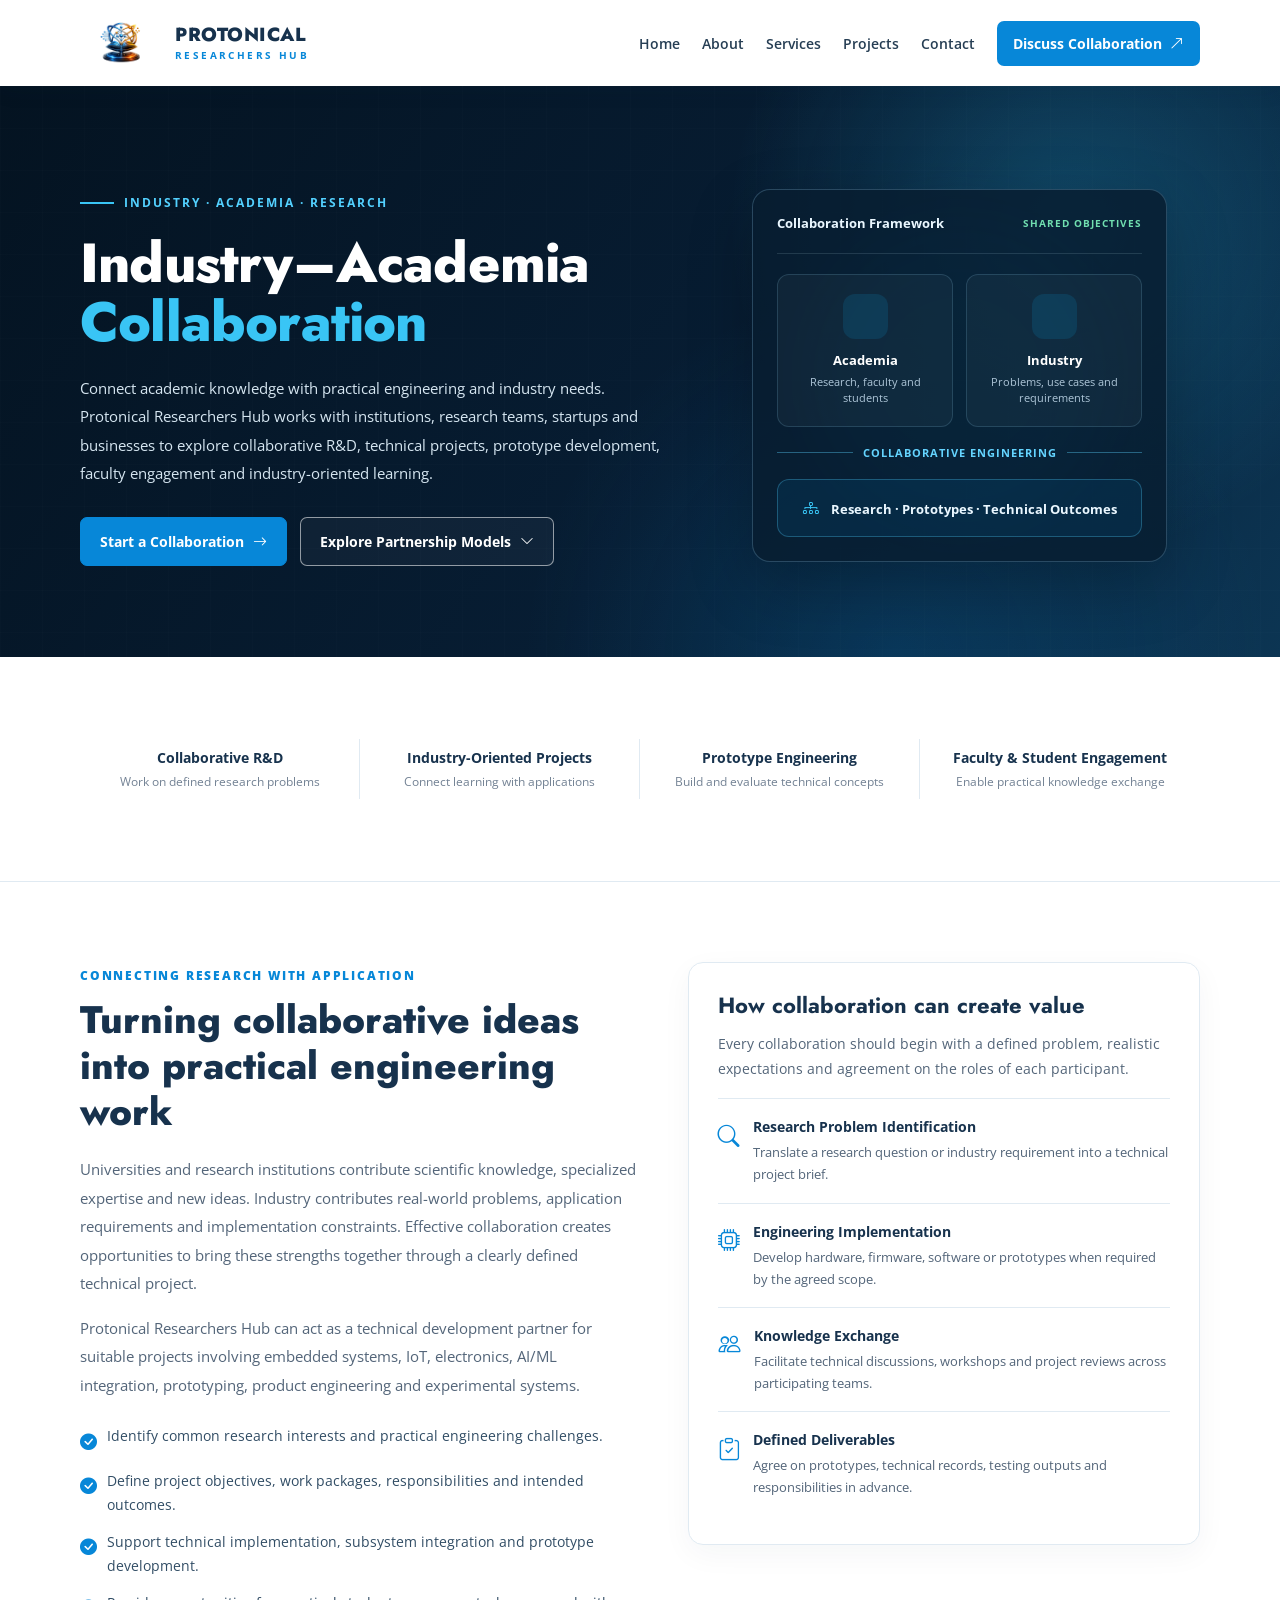
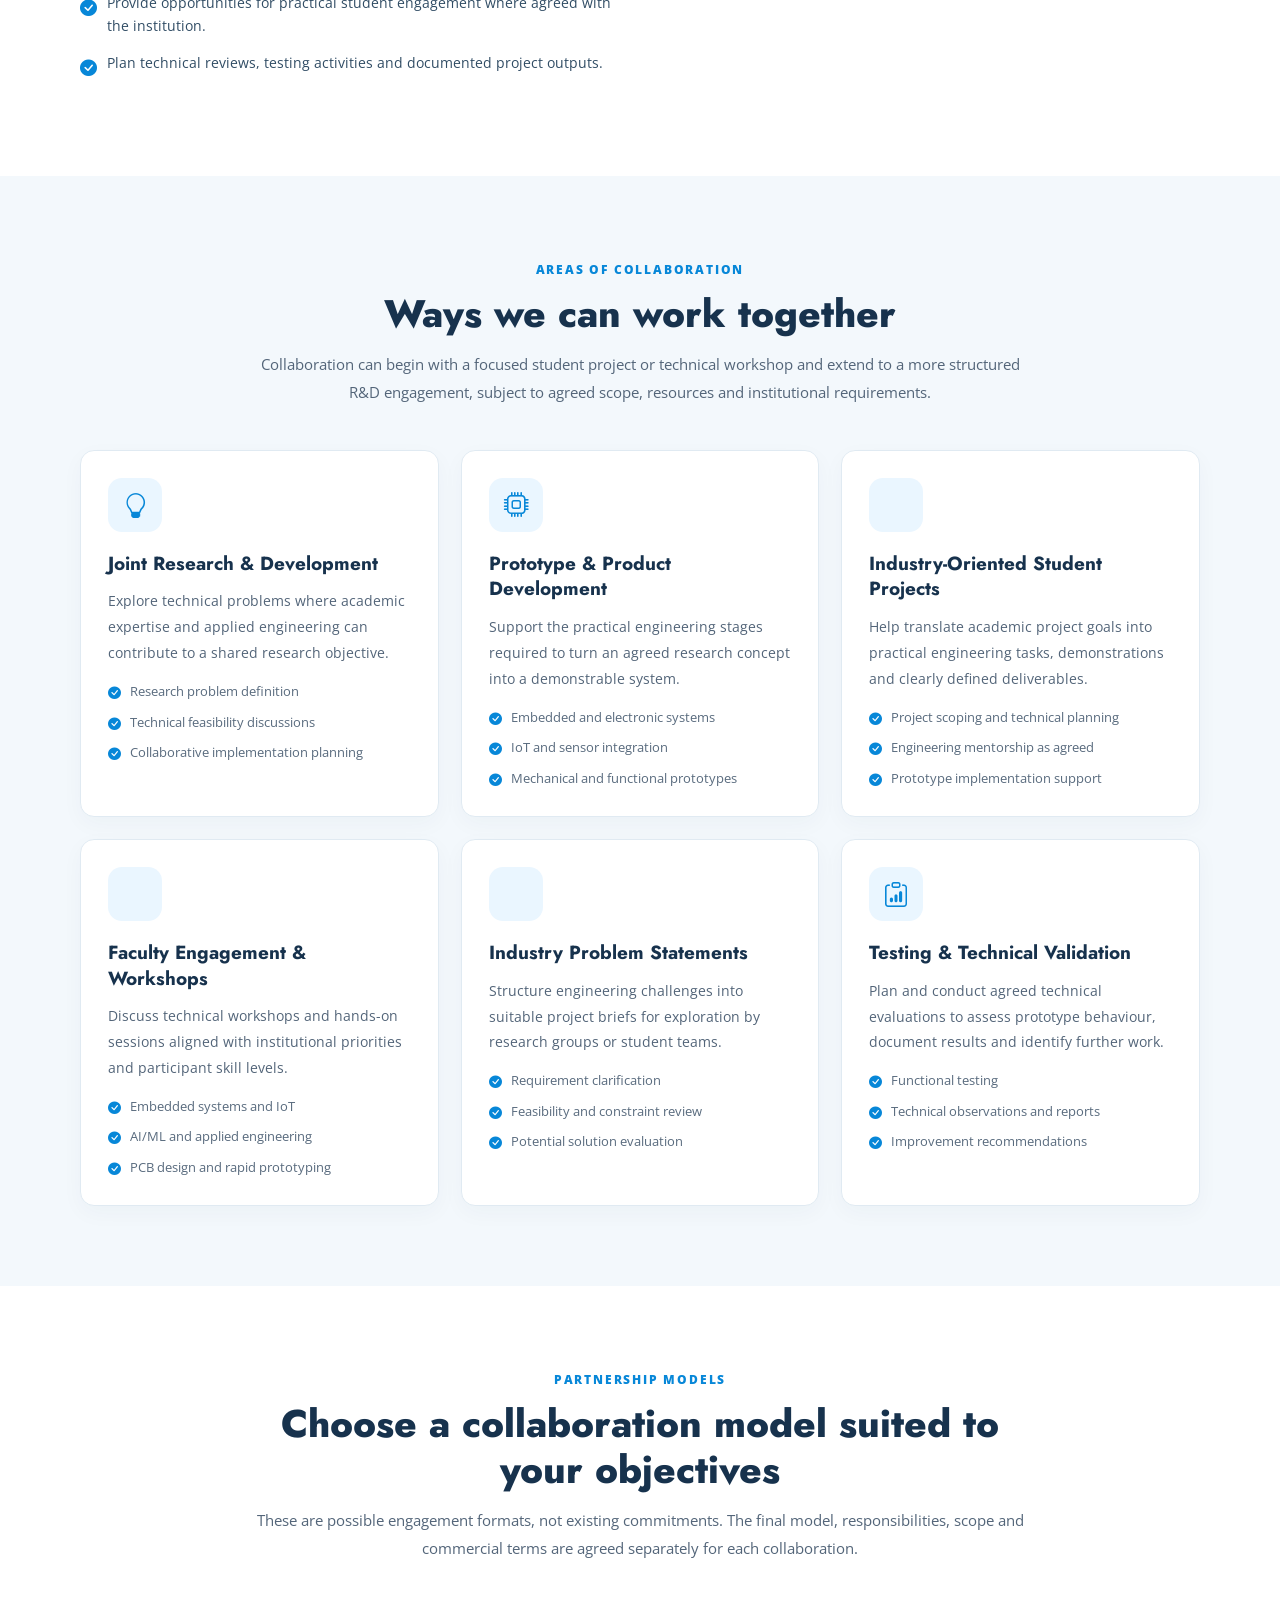
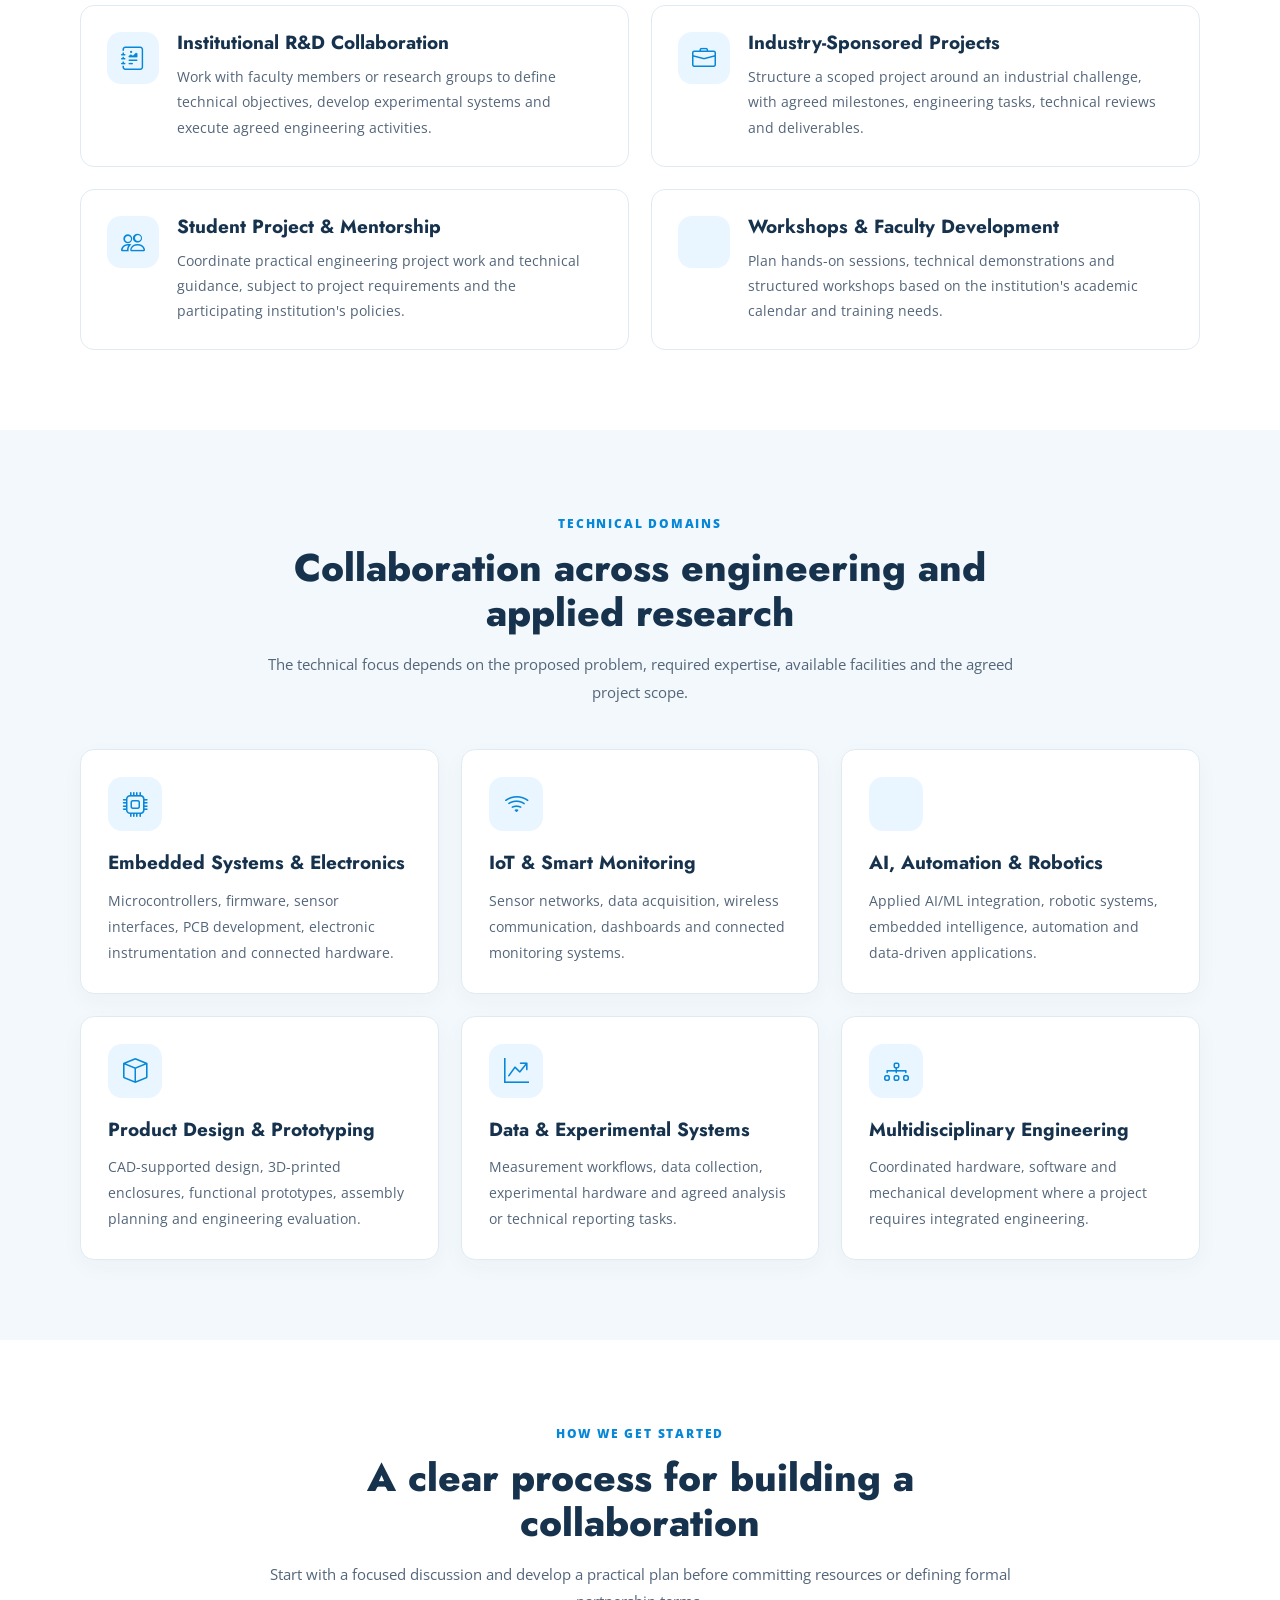
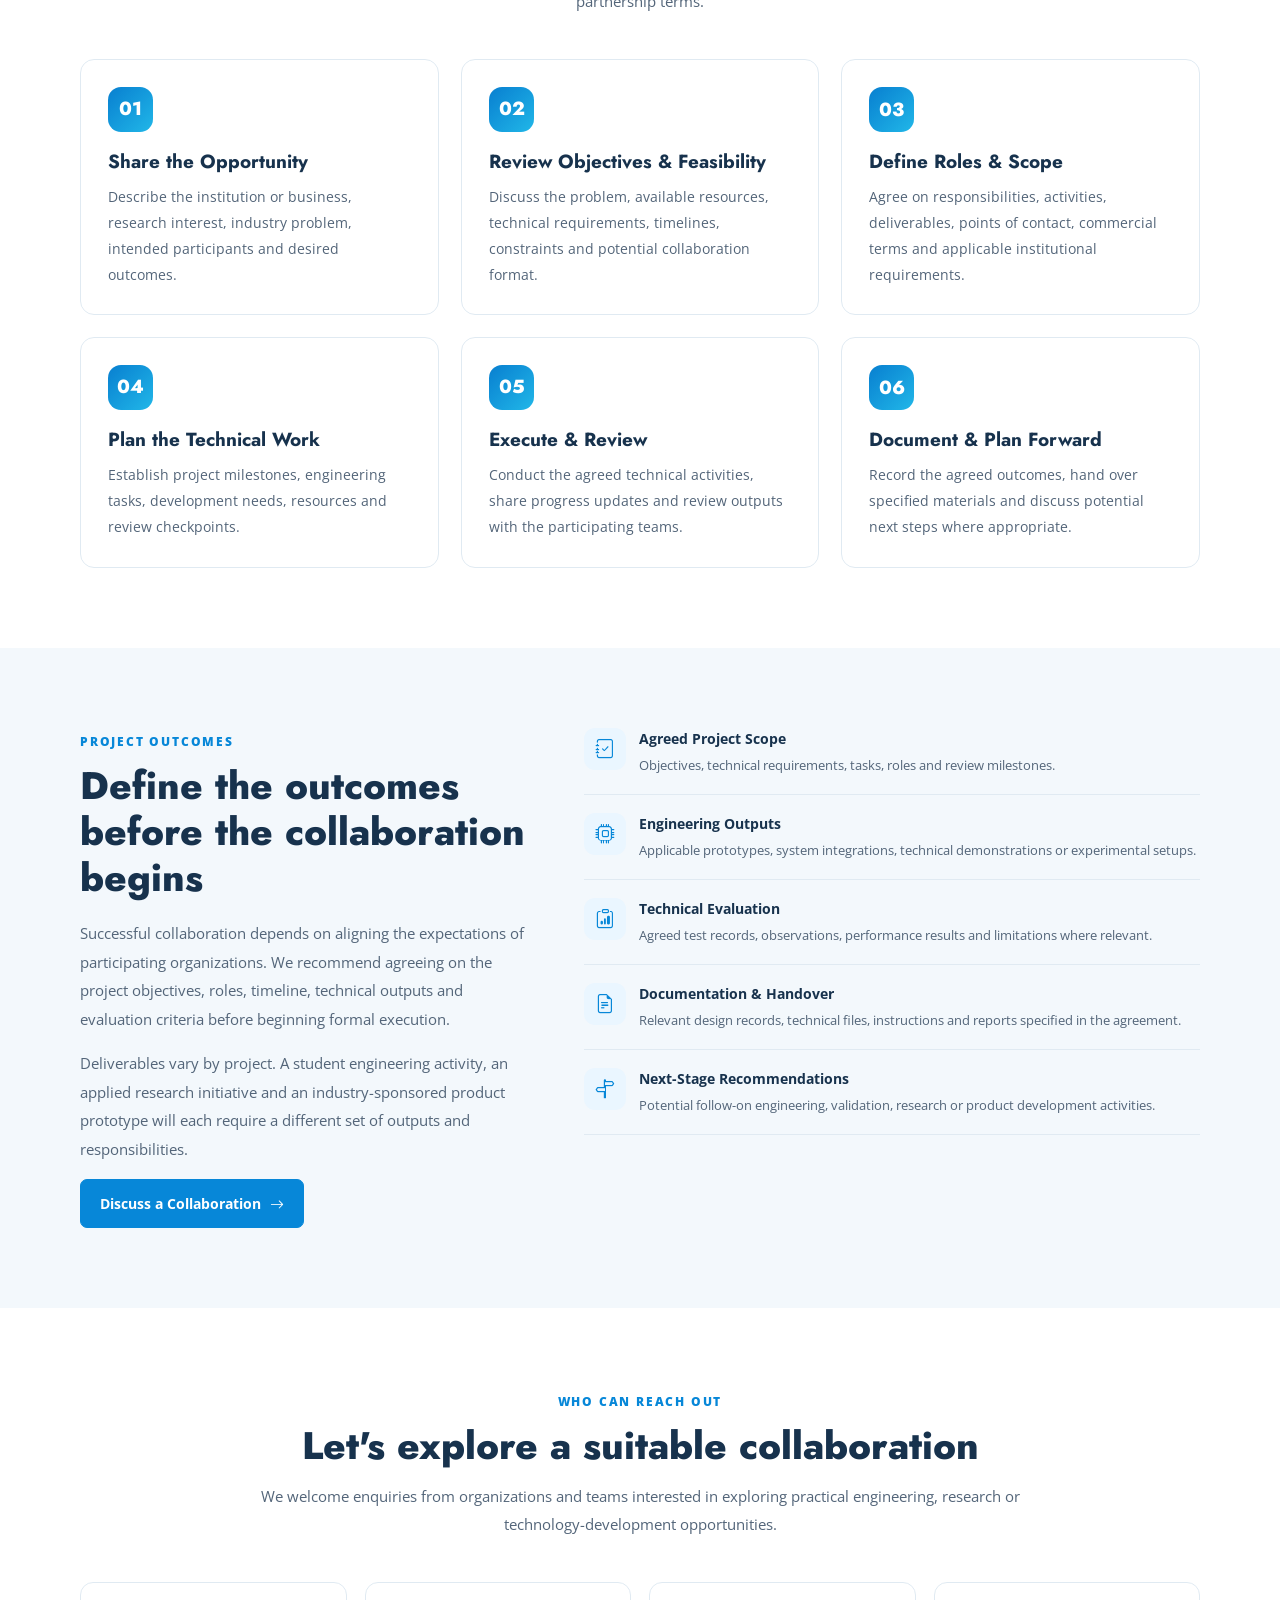
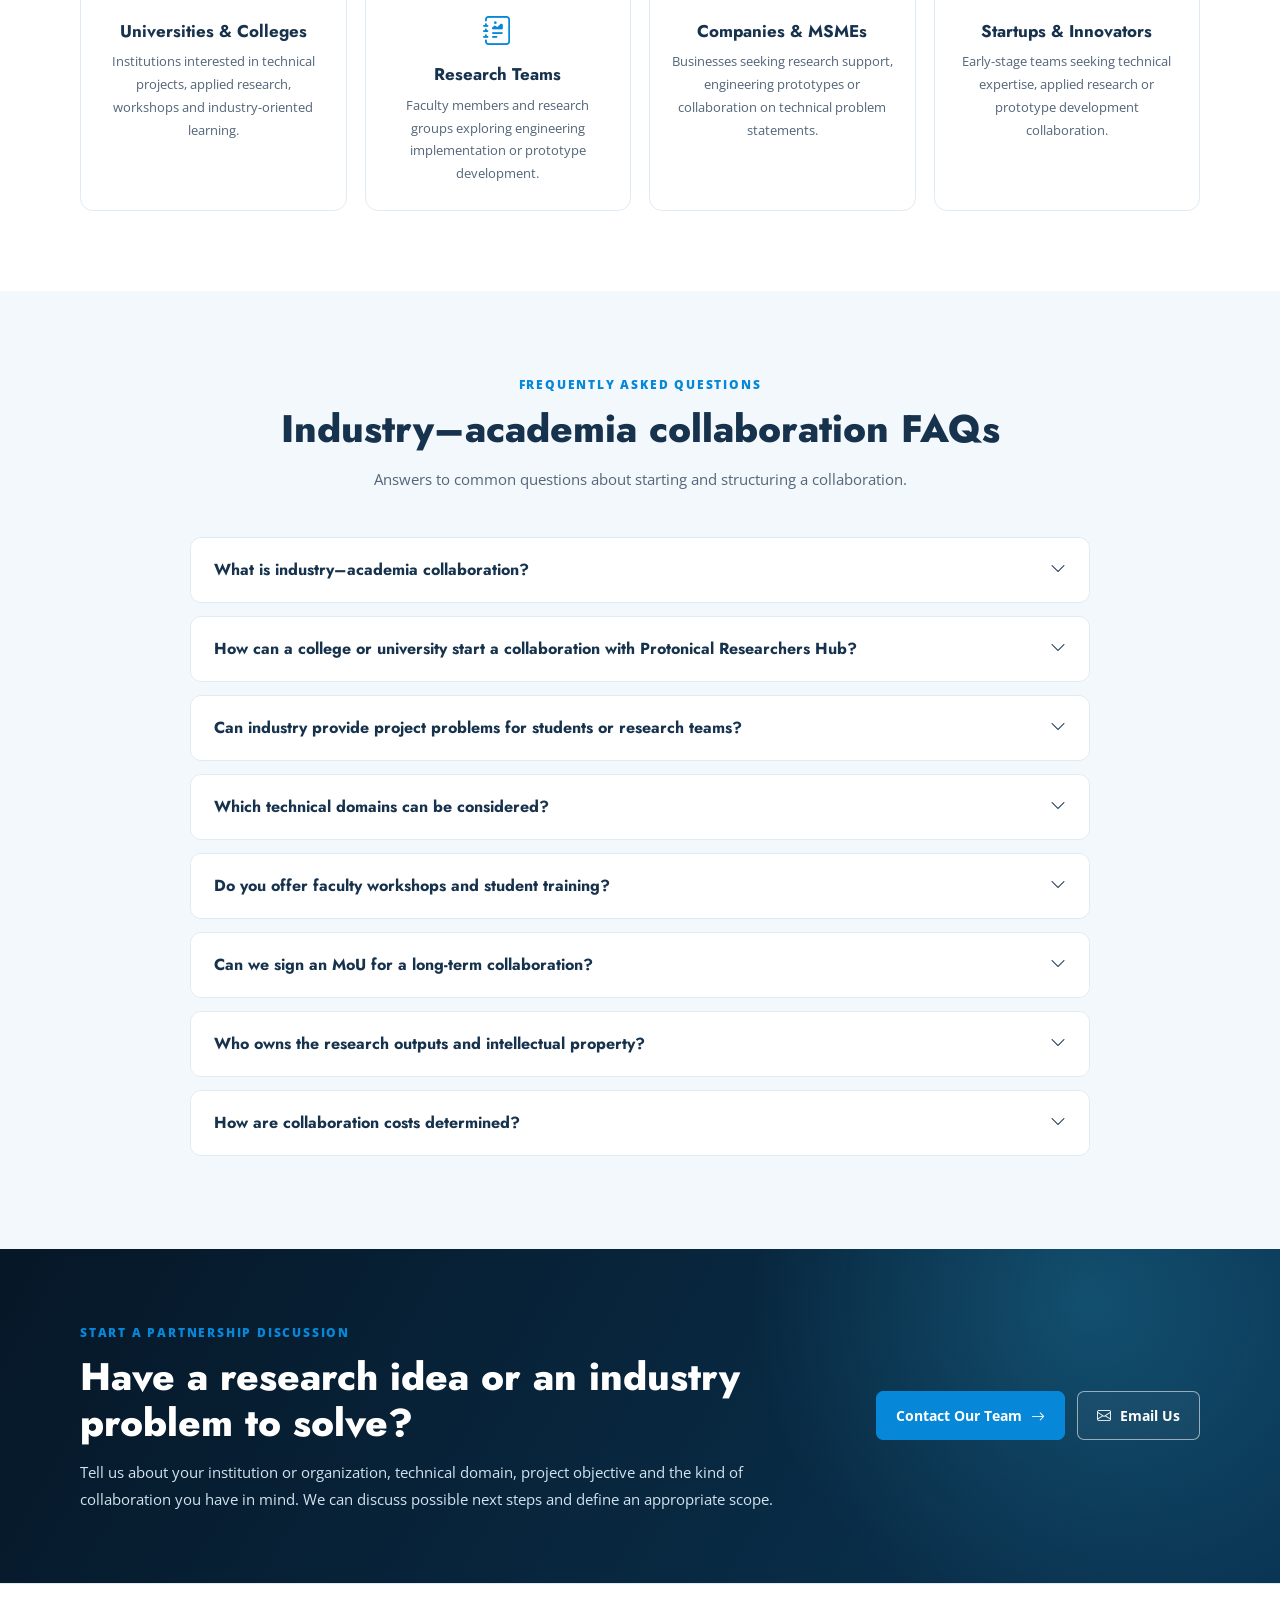
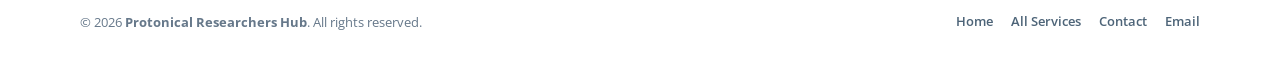
<file: industry-academia-collaboration.html>
<!DOCTYPE html>
<html lang="en">
<head>
  <meta charset="utf-8">
  <meta name="viewport" content="width=device-width, initial-scale=1">

  <title>Industry–Academia Collaboration &amp; R&amp;D Partnerships | Protonical Researchers Hub</title>

  <meta name="description" content="Build industry–academia collaborations with Protonical Researchers Hub in Bengaluru. Explore joint R&D, industry-oriented student projects, prototype development, faculty workshops and institutional technology partnerships.">

  <meta name="keywords" content="industry academia collaboration Bengaluru, university industry partnership India, collaborative R&D, academic research partnerships, engineering college industry collaboration, student industry projects, institutional R&D, prototype development, faculty workshops">

  <meta name="author" content="Protonical Researchers Hub">
  <meta name="robots" content="index, follow, max-image-preview:large">
  <meta name="theme-color" content="#071d33">

  <link rel="canonical" href="https://researchershub.in/services/industry-academia-collaboration.html">
  <link rel="icon" href="../assets/img/favicon.png">
  <link rel="apple-touch-icon" href="../assets/img/apple-touch-icon.png">

  <!-- Open Graph -->
  <meta property="og:type" content="website">
  <meta property="og:site_name" content="Protonical Researchers Hub">
  <meta property="og:title" content="Industry–Academia Collaboration | Protonical Researchers Hub">
  <meta property="og:description" content="Connect academic research with practical engineering through collaborative R&D, student projects, prototype development and faculty engagement.">
  <meta property="og:url" content="https://researchershub.in/services/industry-academia-collaboration.html">
  <meta property="og:image" content="https://researchershub.in/assets/img/hero-img.png">
  <meta property="og:image:alt" content="Protonical Researchers Hub engineering and research collaboration">

  <!-- Twitter -->
  <meta name="twitter:card" content="summary_large_image">
  <meta name="twitter:title" content="Industry–Academia Collaboration | Protonical Researchers Hub">
  <meta name="twitter:description" content="Collaborative R&D, industry-oriented projects, prototype engineering and academic partnerships.">
  <meta name="twitter:image" content="https://researchershub.in/assets/img/hero-img.png">

  <!-- Fonts -->
  <link href="https://fonts.googleapis.com/css?family=Open+Sans:300,400,600,700|Jost:300,400,500,600,700|Poppins:300,400,500,600,700" rel="stylesheet">

  <!-- Existing website assets -->
  <link href="../assets/vendor/aos/aos.css" rel="stylesheet">
  <link href="../assets/vendor/bootstrap/css/bootstrap.min.css" rel="stylesheet">
  <link href="../assets/vendor/bootstrap-icons/bootstrap-icons.css" rel="stylesheet">
  <link href="../assets/vendor/boxicons/css/boxicons.min.css" rel="stylesheet">
  <link href="../assets/vendor/glightbox/css/glightbox.min.css" rel="stylesheet">
  <link href="../assets/vendor/remixicon/remixicon.css" rel="stylesheet">
  <link href="../assets/vendor/swiper/swiper-bundle.min.css" rel="stylesheet">
  <link href="../assets/css/style.css" rel="stylesheet">

  <!-- Structured data -->
  <script type="application/ld+json">
  {
    "@context": "https://schema.org",
    "@graph": [
      {
        "@type": "Organization",
        "@id": "https://researchershub.in/#organization",
        "name": "Protonical Researchers Hub",
        "url": "https://researchershub.in/",
        "email": "researchershub05@gmail.com",
        "telephone": "+91-89517-90904"
      },
      {
        "@type": "WebPage",
        "@id": "https://researchershub.in/services/industry-academia-collaboration.html#webpage",
        "url": "https://researchershub.in/services/industry-academia-collaboration.html",
        "name": "Industry–Academia Collaboration",
        "description": "Collaborative research and development, industry-oriented student projects, prototype engineering, faculty engagement and institutional technology partnerships.",
        "about": {
          "@id": "https://researchershub.in/#organization"
        },
        "inLanguage": "en-IN"
      },
      {
        "@type": "Service",
        "@id": "https://researchershub.in/services/industry-academia-collaboration.html#service",
        "name": "Industry–Academia Collaboration",
        "serviceType": [
          "Collaborative Research and Development",
          "Industry-Oriented Student Projects",
          "Prototype and Product Development",
          "Faculty Technical Workshops",
          "Institutional Technology Collaboration",
          "Engineering Project Mentorship"
        ],
        "provider": {
          "@id": "https://researchershub.in/#organization"
        },
        "areaServed": {
          "@type": "Country",
          "name": "India"
        },
        "url": "https://researchershub.in/services/industry-academia-collaboration.html",
        "description": "Technical collaboration opportunities connecting academic institutions, research teams, startups and industry through engineering projects, research implementation, prototyping and technical knowledge exchange."
      },
      {
        "@type": "BreadcrumbList",
        "@id": "https://researchershub.in/services/industry-academia-collaboration.html#breadcrumb",
        "itemListElement": [
          {
            "@type": "ListItem",
            "position": 1,
            "name": "Home",
            "item": "https://researchershub.in/"
          },
          {
            "@type": "ListItem",
            "position": 2,
            "name": "Services",
            "item": "https://researchershub.in/#services"
          },
          {
            "@type": "ListItem",
            "position": 3,
            "name": "Industry–Academia Collaboration",
            "item": "https://researchershub.in/services/industry-academia-collaboration.html"
          }
        ]
      }
    ]
  }
  </script>

  <style>
    :root {
      --ia-navy: #071d33;
      --ia-blue: #0787d8;
      --ia-cyan: #39c5f5;
      --ia-heading: #17324d;
      --ia-text: #536579;
      --ia-light: #f3f8fc;
      --ia-border: #e0eaf2;
    }

    html {
      scroll-behavior: smooth;
      scroll-padding-top: 100px;
    }

    body {
      margin: 0;
      color: var(--ia-text);
      background: #fff;
      font-family: "Open Sans", sans-serif;
    }

    a {
      transition: color .2s ease, background .2s ease, transform .2s ease;
    }

    .ia-container {
      width: 100%;
      max-width: 1160px;
      margin: 0 auto;
      padding: 0 20px;
    }

    /* Header */

    .ia-header {
      position: sticky;
      z-index: 1000;
      top: 0;
      width: 100%;
      background: #fff;
      box-shadow: 0 3px 22px rgba(15,35,60,.09);
    }

    .ia-header-inner {
      display: flex;
      align-items: center;
      justify-content: space-between;
      gap: 24px;
      min-height: 86px;
    }

    .ia-brand {
      display: inline-flex;
      flex-shrink: 0;
      align-items: center;
      gap: 12px;
      color: var(--ia-heading);
      text-decoration: none;
    }

    .ia-brand img {
      width: auto;
      max-width: 83px;
      max-height: 60px;
      object-fit: contain;
    }

    .ia-brand-text {
      display: flex;
      flex-direction: column;
      line-height: 1.1;
    }

    .ia-brand-text strong {
      color: var(--ia-heading);
      font-family: "Jost", sans-serif;
      font-size: 19px;
      font-weight: 800;
      letter-spacing: .5px;
    }

    .ia-brand-text span {
      margin-top: 5px;
      color: var(--ia-blue);
      font-size: 10px;
      font-weight: 700;
      letter-spacing: 2.4px;
    }

    .ia-nav {
      display: flex;
      align-items: center;
      flex-wrap: wrap;
      gap: 22px;
    }

    .ia-nav > a:not(.ia-nav-cta) {
      color: #263e54;
      font-size: 14px;
      font-weight: 600;
      text-decoration: none;
    }

    .ia-nav > a:not(.ia-nav-cta):hover {
      color: var(--ia-blue);
    }

    .ia-nav-cta {
      display: inline-flex;
      align-items: center;
      justify-content: center;
      gap: 8px;
      padding: 12px 16px;
      border-radius: 7px;
      color: #fff;
      background: var(--ia-blue);
      font-size: 14px;
      font-weight: 700;
      text-decoration: none;
      white-space: nowrap;
    }

    .ia-nav-cta:hover {
      color: #fff;
      background: #056cb0;
      transform: translateY(-2px);
    }

    /* Hero */

    .ia-hero {
      position: relative;
      overflow: hidden;
      padding: 88px 0 80px;
      color: #fff;
      background:
        radial-gradient(circle at 83% 24%, rgba(40,180,231,.25), transparent 29%),
        radial-gradient(circle at 70% 100%, rgba(8,135,216,.16), transparent 35%),
        linear-gradient(125deg,#041321,#071d33 56%,#0c3553);
    }

    .ia-hero:before {
      position: absolute;
      inset: 0;
      content: "";
      opacity: .14;
      pointer-events: none;
      background-image:
        linear-gradient(rgba(255,255,255,.08) 1px, transparent 1px),
        linear-gradient(90deg,rgba(255,255,255,.08) 1px,transparent 1px);
      background-size: 42px 42px;
    }

    .ia-hero-grid {
      position: relative;
      z-index: 1;
      display: grid;
      grid-template-columns: minmax(0,1.1fr) minmax(0,.9fr);
      align-items: center;
      gap: 52px;
    }

    .ia-eyebrow {
      display: inline-flex;
      align-items: center;
      gap: 10px;
      margin-bottom: 22px;
      color: #53d1ff;
      font-size: 12px;
      font-weight: 700;
      letter-spacing: 2px;
      text-transform: uppercase;
    }

    .ia-eyebrow:before {
      display: inline-block;
      width: 34px;
      height: 2px;
      content: "";
      background: var(--ia-cyan);
    }

    .ia-hero h1 {
      margin: 0 0 21px;
      color: #fff;
      font-family: "Jost", sans-serif;
      font-size: clamp(38px,4.3vw,59px);
      font-weight: 800;
      line-height: 1.08;
      letter-spacing: -.8px;
    }

    .ia-hero h1 span {
      color: var(--ia-cyan);
    }

    .ia-hero-copy {
      max-width: 650px;
      color: #d6e6f1;
      font-size: 15px;
      line-height: 1.9;
    }

    .ia-hero-actions {
      display: flex;
      flex-wrap: wrap;
      gap: 13px;
      margin-top: 29px;
    }

    .ia-btn {
      display: inline-flex;
      min-height: 48px;
      align-items: center;
      justify-content: center;
      gap: 9px;
      padding: 13px 19px;
      border-radius: 7px;
      font-size: 14px;
      font-weight: 700;
      text-decoration: none;
    }

    .ia-btn-primary {
      color: #fff;
      border: 1px solid var(--ia-blue);
      background: var(--ia-blue);
    }

    .ia-btn-primary:hover {
      color: #fff;
      border-color: #056cb0;
      background: #056cb0;
      transform: translateY(-2px);
    }

    .ia-btn-secondary {
      color: #fff;
      border: 1px solid rgba(255,255,255,.55);
      background: rgba(255,255,255,.04);
    }

    .ia-btn-secondary:hover {
      color: var(--ia-navy);
      background: #fff;
    }

    /* Hero illustration */

    .ia-visual {
      position: relative;
      display: flex;
      min-height: 390px;
      align-items: center;
      justify-content: center;
      padding: 15px;
    }

    .ia-visual-glow {
      position: absolute;
      width: 300px;
      height: 300px;
      border-radius: 50%;
      background: rgba(16,155,218,.16);
      filter: blur(35px);
    }

    .ia-network-panel {
      position: relative;
      width: 100%;
      max-width: 415px;
      padding: 24px;
      border: 1px solid rgba(151,217,249,.23);
      border-radius: 18px;
      background: rgba(8,29,48,.84);
      box-shadow: 0 22px 65px rgba(0,0,0,.24);
    }

    .ia-network-top {
      display: flex;
      align-items: center;
      justify-content: space-between;
      gap: 12px;
      padding-bottom: 19px;
      border-bottom: 1px solid rgba(190,224,241,.14);
    }

    .ia-network-top strong {
      color: #eaf7ff;
      font-size: 13px;
    }

    .ia-network-status {
      color: #71dfb0;
      font-size: 10px;
      font-weight: 700;
      letter-spacing: 1px;
      text-transform: uppercase;
    }

    .ia-network-nodes {
      display: grid;
      grid-template-columns: 1fr 1fr;
      gap: 13px;
      margin-top: 20px;
    }

    .ia-network-node {
      padding: 19px 12px;
      border: 1px solid rgba(151,217,249,.17);
      border-radius: 12px;
      background: rgba(255,255,255,.035);
      text-align: center;
    }

    .ia-network-node i {
      display: flex;
      align-items: center;
      justify-content: center;
      width: 45px;
      height: 45px;
      margin: 0 auto 12px;
      border-radius: 12px;
      color: #61d3ff;
      background: rgba(14,137,196,.18);
      font-size: 23px;
    }

    .ia-network-node strong {
      display: block;
      color: #fff;
      font-size: 13px;
      line-height: 1.4;
    }

    .ia-network-node span {
      display: block;
      margin-top: 5px;
      color: #aec6d8;
      font-size: 11px;
      line-height: 1.5;
    }

    .ia-network-connector {
      display: flex;
      align-items: center;
      justify-content: center;
      gap: 10px;
      margin: 18px 0;
      color: #64d4ff;
      font-size: 11px;
      font-weight: 700;
      text-transform: uppercase;
      letter-spacing: 1px;
    }

    .ia-network-connector:before,
    .ia-network-connector:after {
      flex: 1;
      height: 1px;
      content: "";
      background: rgba(85,203,246,.4);
    }

    .ia-network-output {
      padding: 16px;
      border: 1px solid rgba(85,203,246,.3);
      border-radius: 12px;
      color: #eaf7ff;
      background: rgba(8,135,216,.1);
      text-align: center;
    }

    .ia-network-output i {
      margin-right: 8px;
      color: var(--ia-cyan);
    }

    .ia-network-output strong {
      font-size: 13px;
    }

    /* Highlights strip */

    .ia-strip {
      border-bottom: 1px solid var(--ia-border);
      background: #fff;
    }

    .ia-strip-grid {
      display: grid;
      grid-template-columns: repeat(4,minmax(0,1fr));
      padding: 22px 0;
    }

    .ia-strip-item {
      padding: 8px 15px;
      text-align: center;
      border-right: 1px solid var(--ia-border);
    }

    .ia-strip-item:last-child {
      border-right: 0;
    }

    .ia-strip-item strong {
      display: block;
      color: var(--ia-heading);
      font-size: 14px;
      font-weight: 700;
    }

    .ia-strip-item span {
      display: block;
      margin-top: 5px;
      color: #738294;
      font-size: 12px;
    }

    /* Common sections */

    .ia-section {
      padding: 80px 0;
    }

    .ia-section-light {
      background: var(--ia-light);
    }

    .ia-section-heading {
      max-width: 780px;
      margin: 0 auto 43px;
      text-align: center;
    }

    .ia-kicker {
      display: inline-block;
      margin-bottom: 12px;
      color: var(--ia-blue);
      font-size: 12px;
      font-weight: 800;
      letter-spacing: 1.8px;
      text-transform: uppercase;
    }

    .ia-section-heading h2 {
      margin: 0 0 15px;
      color: var(--ia-heading);
      font-family: "Jost", sans-serif;
      font-size: clamp(29px,3vw,41px);
      font-weight: 800;
      line-height: 1.18;
    }

    .ia-section-heading p {
      margin: 0;
      color: var(--ia-text);
      font-size: 15px;
      line-height: 1.85;
    }

    .ia-section h3 {
      color: var(--ia-heading);
      font-family: "Jost", sans-serif;
      font-weight: 700;
    }

    /* Overview */

    .ia-intro-grid {
      display: grid;
      grid-template-columns: minmax(0,1fr) minmax(0,.92fr);
      gap: 52px;
      align-items: start;
    }

    .ia-intro-copy h2 {
      margin: 0 0 20px;
      color: var(--ia-heading);
      font-family: "Jost", sans-serif;
      font-size: clamp(30px,3vw,39px);
      font-weight: 800;
      line-height: 1.2;
    }

    .ia-intro-copy p {
      color: var(--ia-text);
      font-size: 15px;
      line-height: 1.9;
    }

    .ia-checklist {
      margin: 25px 0 0;
      padding: 0;
      list-style: none;
    }

    .ia-checklist li {
      display: flex;
      align-items: flex-start;
      gap: 10px;
      margin: 13px 0;
      color: #314d65;
      font-size: 14px;
      line-height: 1.7;
    }

    .ia-checklist i {
      flex-shrink: 0;
      margin-top: 3px;
      color: var(--ia-blue);
      font-size: 17px;
    }

    .ia-summary-card {
      padding: 29px;
      border: 1px solid var(--ia-border);
      border-radius: 15px;
      background: #fff;
      box-shadow: 0 9px 30px rgba(22,50,77,.045);
    }

    .ia-summary-card h3 {
      margin: 0 0 12px;
      font-size: 22px;
    }

    .ia-summary-card > p {
      color: var(--ia-text);
      font-size: 14px;
      line-height: 1.85;
    }

    .ia-summary-row {
      display: flex;
      align-items: flex-start;
      gap: 13px;
      padding: 17px 0;
      border-top: 1px solid var(--ia-border);
    }

    .ia-summary-row i {
      margin-top: 3px;
      color: var(--ia-blue);
      font-size: 22px;
    }

    .ia-summary-row strong {
      display: block;
      margin-bottom: 4px;
      color: var(--ia-heading);
      font-size: 14px;
    }

    .ia-summary-row span {
      display: block;
      color: var(--ia-text);
      font-size: 13px;
      line-height: 1.7;
    }

    /* Collaboration areas */

    .ia-service-grid {
      display: grid;
      grid-template-columns: repeat(3,minmax(0,1fr));
      gap: 22px;
    }

    .ia-service-card {
      height: 100%;
      padding: 27px;
      border: 1px solid var(--ia-border);
      border-radius: 14px;
      background: #fff;
      box-shadow: 0 7px 22px rgba(22,50,77,.035);
      transition: transform .25s ease, box-shadow .25s ease, border-color .25s ease;
    }

    .ia-service-card:hover {
      transform: translateY(-5px);
      border-color: #c0e3f6;
      box-shadow: 0 14px 34px rgba(22,50,77,.08);
    }

    .ia-service-icon {
      display: flex;
      width: 54px;
      height: 54px;
      align-items: center;
      justify-content: center;
      margin-bottom: 19px;
      border-radius: 14px;
      color: var(--ia-blue);
      background: #eaf6ff;
      font-size: 25px;
    }

    .ia-service-card h3 {
      margin: 0 0 12px;
      font-size: 19px;
      line-height: 1.35;
    }

    .ia-service-card p {
      margin: 0;
      color: var(--ia-text);
      font-size: 14px;
      line-height: 1.85;
    }

    .ia-service-card ul {
      margin: 15px 0 0;
      padding: 0;
      list-style: none;
    }

    .ia-service-card li {
      position: relative;
      margin-top: 9px;
      padding-left: 22px;
      color: #596b7e;
      font-size: 13px;
      line-height: 1.65;
    }

    .ia-service-card li:before {
      position: absolute;
      top: 1px;
      left: 0;
      content: "\f26a";
      color: var(--ia-blue);
      font-family: "bootstrap-icons";
    }

    /* Partnership models */

    .ia-model-grid {
      display: grid;
      grid-template-columns: repeat(2,minmax(0,1fr));
      gap: 22px;
    }

    .ia-model-card {
      display: flex;
      align-items: flex-start;
      gap: 18px;
      padding: 26px;
      border: 1px solid var(--ia-border);
      border-radius: 14px;
      background: #fff;
    }

    .ia-model-icon {
      display: flex;
      align-items: center;
      justify-content: center;
      width: 52px;
      height: 52px;
      flex: 0 0 52px;
      border-radius: 14px;
      color: var(--ia-blue);
      background: #eaf6ff;
      font-size: 24px;
    }

    .ia-model-card h3 {
      margin: 0 0 9px;
      font-size: 19px;
    }

    .ia-model-card p {
      margin: 0;
      color: var(--ia-text);
      font-size: 14px;
      line-height: 1.8;
    }

    /* Collaboration process */

    .ia-process-grid {
      display: grid;
      grid-template-columns: repeat(3,minmax(0,1fr));
      gap: 22px;
    }

    .ia-process-card {
      padding: 27px;
      border: 1px solid var(--ia-border);
      border-radius: 14px;
      background: #fff;
    }

    .ia-process-number {
      display: flex;
      width: 45px;
      height: 45px;
      align-items: center;
      justify-content: center;
      margin-bottom: 19px;
      border-radius: 13px;
      color: #fff;
      background: linear-gradient(135deg,#087fd0,#21b7e8);
      font-family: "Jost", sans-serif;
      font-size: 19px;
      font-weight: 800;
    }

    .ia-process-card h3 {
      margin: 0 0 10px;
      font-size: 19px;
    }

    .ia-process-card p {
      margin: 0;
      color: var(--ia-text);
      font-size: 14px;
      line-height: 1.85;
    }

    /* Outcomes */

    .ia-outcome-grid {
      display: grid;
      grid-template-columns: minmax(0,.85fr) minmax(0,1.15fr);
      gap: 48px;
      align-items: start;
    }

    .ia-outcome-intro h2 {
      margin: 0 0 18px;
      color: var(--ia-heading);
      font-family: "Jost", sans-serif;
      font-size: clamp(29px,3vw,39px);
      font-weight: 800;
      line-height: 1.2;
    }

    .ia-outcome-intro p {
      color: var(--ia-text);
      font-size: 15px;
      line-height: 1.9;
    }

    .ia-outcome-list {
      margin: 0;
      padding: 0;
      list-style: none;
    }

    .ia-outcome-list li {
      display: flex;
      align-items: flex-start;
      gap: 13px;
      padding: 18px 0;
      border-bottom: 1px solid var(--ia-border);
    }

    .ia-outcome-list li:first-child {
      padding-top: 0;
    }

    .ia-outcome-icon {
      display: flex;
      width: 42px;
      height: 42px;
      align-items: center;
      justify-content: center;
      flex-shrink: 0;
      border-radius: 11px;
      color: var(--ia-blue);
      background: #eaf6ff;
      font-size: 19px;
    }

    .ia-outcome-list strong {
      display: block;
      margin-bottom: 5px;
      color: var(--ia-heading);
      font-size: 14px;
    }

    .ia-outcome-list span {
      display: block;
      color: var(--ia-text);
      font-size: 13px;
      line-height: 1.7;
    }

    /* Partners */

    .ia-partner-grid {
      display: grid;
      grid-template-columns: repeat(4,minmax(0,1fr));
      gap: 18px;
    }

    .ia-partner-card {
      padding: 25px 21px;
      border: 1px solid var(--ia-border);
      border-radius: 13px;
      background: #fff;
      text-align: center;
    }

    .ia-partner-card i {
      display: block;
      margin-bottom: 13px;
      color: var(--ia-blue);
      font-size: 29px;
    }

    .ia-partner-card h3 {
      margin: 0 0 9px;
      font-size: 17px;
    }

    .ia-partner-card p {
      margin: 0;
      color: var(--ia-text);
      font-size: 13px;
      line-height: 1.75;
    }

    /* FAQ */

    .ia-faq-list {
      max-width: 900px;
      margin: 0 auto;
    }

    .ia-faq-item {
      overflow: hidden;
      margin-bottom: 13px;
      border: 1px solid var(--ia-border);
      border-radius: 11px;
      background: #fff;
    }

    .ia-faq-question {
      display: flex;
      width: 100%;
      align-items: center;
      justify-content: space-between;
      gap: 18px;
      padding: 20px 23px;
      border: 0;
      color: var(--ia-heading);
      background: #fff;
      text-align: left;
      font-family: "Jost", sans-serif;
      font-size: 16px;
      font-weight: 700;
    }

    .ia-faq-question:hover {
      color: var(--ia-blue);
    }

    .ia-faq-question i {
      flex-shrink: 0;
      transition: transform .2s ease;
    }

    .ia-faq-question[aria-expanded="true"] i {
      transform: rotate(180deg);
    }

    .ia-faq-answer {
      padding: 0 23px 21px;
      color: var(--ia-text);
      font-size: 14px;
      line-height: 1.9;
    }

    .ia-faq-answer p {
      margin: 0;
    }

    /* Final CTA */

    .ia-final-cta {
      padding: 70px 0;
      color: #fff;
      background:
        radial-gradient(circle at 85% 15%, rgba(52,198,244,.22), transparent 30%),
        linear-gradient(120deg,#061727,#0a3554);
    }

    .ia-final-inner {
      display: flex;
      align-items: center;
      justify-content: space-between;
      gap: 35px;
    }

    .ia-final-cta h2 {
      margin: 0 0 13px;
      color: #fff;
      font-family: "Jost", sans-serif;
      font-size: clamp(28px,3vw,39px);
      font-weight: 800;
      line-height: 1.2;
    }

    .ia-final-cta p {
      max-width: 730px;
      margin: 0;
      color: #d2e3ef;
      font-size: 15px;
      line-height: 1.8;
    }

    .ia-final-actions {
      display: flex;
      flex-shrink: 0;
      flex-wrap: wrap;
      gap: 12px;
    }

    /* Footer */

    .ia-footer {
      padding: 27px 0;
      border-top: 1px solid var(--ia-border);
      color: #66788a;
      background: #fff;
    }

    .ia-footer-inner {
      display: flex;
      align-items: center;
      justify-content: space-between;
      flex-wrap: wrap;
      gap: 14px;
    }

    .ia-footer p {
      margin: 0;
      font-size: 13px;
      line-height: 1.7;
    }

    .ia-footer a {
      color: var(--ia-blue);
      text-decoration: none;
    }

    .ia-footer-links {
      display: flex;
      flex-wrap: wrap;
      gap: 18px;
    }

    .ia-footer-links a {
      color: #4d6478;
      font-size: 13px;
      font-weight: 600;
    }

    /* Responsive */

    @media (max-width: 991px) {
      .ia-header-inner {
        min-height: 78px;
      }

      .ia-nav {
        gap: 13px;
      }

      .ia-nav > a:not(.ia-nav-cta) {
        font-size: 13px;
      }

      .ia-nav-cta {
        padding: 10px 12px;
      }

      .ia-hero {
        padding: 68px 0 58px;
      }

      .ia-hero-grid {
        grid-template-columns: 1fr;
        gap: 20px;
      }

      .ia-visual {
        min-height: 340px;
      }

      .ia-strip-grid {
        grid-template-columns: repeat(2,minmax(0,1fr));
      }

      .ia-strip-item:nth-child(2) {
        border-right: 0;
      }

      .ia-strip-item:nth-child(-n+2) {
        border-bottom: 1px solid var(--ia-border);
      }

      .ia-intro-grid,
      .ia-outcome-grid {
        grid-template-columns: 1fr;
        gap: 32px;
      }

      .ia-service-grid,
      .ia-process-grid {
        grid-template-columns: repeat(2,minmax(0,1fr));
      }

      .ia-partner-grid {
        grid-template-columns: repeat(2,minmax(0,1fr));
      }

      .ia-final-inner {
        align-items: flex-start;
        flex-direction: column;
      }
    }

    @media (max-width: 650px) {
      .ia-container {
        padding-right: 18px;
        padding-left: 18px;
      }

      .ia-header-inner {
        align-items: flex-start;
        flex-direction: column;
        justify-content: center;
        gap: 12px;
        padding-top: 12px;
        padding-bottom: 12px;
      }

      .ia-brand img {
        max-width: 57px;
        max-height: 45px;
      }

      .ia-brand-text strong {
        font-size: 15px;
      }

      .ia-brand-text span {
        font-size: 8px;
        letter-spacing: 1.8px;
      }

      .ia-nav {
        width: 100%;
        gap: 12px;
      }

      .ia-nav > a:not(.ia-nav-cta) {
        display: none;
      }

      .ia-nav-cta {
        width: 100%;
      }

      .ia-hero {
        padding: 49px 0 36px;
      }

      .ia-hero h1 {
        font-size: 38px;
      }

      .ia-hero-copy {
        font-size: 14px;
      }

      .ia-hero-actions {
        flex-direction: column;
        align-items: stretch;
      }

      .ia-btn {
        width: 100%;
      }

      .ia-visual {
        min-height: auto;
        padding: 8px 0;
      }

      .ia-network-panel {
        padding: 17px;
      }

      .ia-network-node {
        padding: 15px 8px;
      }

      .ia-section {
        padding: 57px 0;
      }

      .ia-section-heading {
        margin-bottom: 31px;
      }

      .ia-service-grid,
      .ia-process-grid,
      .ia-partner-grid,
      .ia-model-grid {
        grid-template-columns: 1fr;
      }

      .ia-strip-item {
        padding: 12px 8px;
      }

      .ia-strip-item strong {
        font-size: 12px;
      }

      .ia-strip-item span {
        font-size: 11px;
      }

      .ia-summary-card {
        padding: 22px;
      }

      .ia-model-card {
        padding: 21px;
      }

      .ia-faq-question {
        padding: 17px;
        font-size: 15px;
      }

      .ia-faq-answer {
        padding: 0 17px 18px;
      }

      .ia-final-actions {
        width: 100%;
      }

      .ia-final-actions .ia-btn {
        width: 100%;
      }

      .ia-footer-inner {
        align-items: flex-start;
        flex-direction: column;
      }
    }

    @media (prefers-reduced-motion: reduce) {
      html {
        scroll-behavior: auto;
      }

      *,
      *:before,
      *:after {
        transition-duration: .01ms !important;
        animation-duration: .01ms !important;
        animation-iteration-count: 1 !important;
      }
    }
  </style>
</head>

<body>

  <!-- Header -->
  <header class="ia-header">
    <div class="ia-container">
      <div class="ia-header-inner">

        <a href="../index.html" class="ia-brand" aria-label="Protonical Researchers Hub home">
          <img src="../assets/img/logo.png" alt="Protonical Researchers Hub logo">
          <span class="ia-brand-text">
            <strong>PROTONICAL</strong>
            <span>RESEARCHERS HUB</span>
          </span>
        </a>

        <nav class="ia-nav" aria-label="Main navigation">
          <a href="../index.html">Home</a>
          <a href="../index.html#about">About</a>
          <a href="../index.html#services">Services</a>
          <a href="../index.html#portfolio">Projects</a>
          <a href="../index.html#contact">Contact</a>
          <a class="ia-nav-cta" href="../index.html#contact">
            Discuss Collaboration <i class="bi bi-arrow-up-right"></i>
          </a>
        </nav>

      </div>
    </div>
  </header>

  <main>

    <!-- Hero -->
    <section class="ia-hero">
      <div class="ia-container">

        <div class="ia-hero-grid">

          <div data-aos="fade-up">
            <div class="ia-eyebrow">Industry · Academia · Research</div>

            <h1>
              Industry–Academia<br>
              <span>Collaboration</span>
            </h1>

            <p class="ia-hero-copy">
              Connect academic knowledge with practical engineering and industry needs. Protonical Researchers Hub works with institutions, research teams, startups and businesses to explore collaborative R&amp;D, technical projects, prototype development, faculty engagement and industry-oriented learning.
            </p>

            <div class="ia-hero-actions">
              <a href="../index.html#contact" class="ia-btn ia-btn-primary">
                Start a Collaboration <i class="bi bi-arrow-right"></i>
              </a>

              <a href="#collaboration-models" class="ia-btn ia-btn-secondary">
                Explore Partnership Models <i class="bi bi-chevron-down"></i>
              </a>
            </div>
          </div>

          <div class="ia-visual" data-aos="zoom-in" aria-label="Illustration of collaboration between academia and industry leading to research and engineering outcomes">
            <div class="ia-visual-glow"></div>

            <div class="ia-network-panel">

              <div class="ia-network-top">
                <strong>Collaboration Framework</strong>
                <span class="ia-network-status">Shared objectives</span>
              </div>

              <div class="ia-network-nodes">

                <div class="ia-network-node">
                  <i class="bi bi-mortarboard"></i>
                  <strong>Academia</strong>
                  <span>Research, faculty and students</span>
                </div>

                <div class="ia-network-node">
                  <i class="bi bi-buildings"></i>
                  <strong>Industry</strong>
                  <span>Problems, use cases and requirements</span>
                </div>

              </div>

              <div class="ia-network-connector">Collaborative Engineering</div>

              <div class="ia-network-output">
                <i class="bi bi-diagram-3"></i>
                <strong>Research · Prototypes · Technical Outcomes</strong>
              </div>

            </div>
          </div>

        </div>
      </div>
    </section>

    <!-- Highlights -->
    <section class="ia-strip" aria-label="Collaboration focus areas">
      <div class="ia-container">
        <div class="ia-strip-grid">

          <div class="ia-strip-item">
            <strong>Collaborative R&amp;D</strong>
            <span>Work on defined research problems</span>
          </div>

          <div class="ia-strip-item">
            <strong>Industry-Oriented Projects</strong>
            <span>Connect learning with applications</span>
          </div>

          <div class="ia-strip-item">
            <strong>Prototype Engineering</strong>
            <span>Build and evaluate technical concepts</span>
          </div>

          <div class="ia-strip-item">
            <strong>Faculty &amp; Student Engagement</strong>
            <span>Enable practical knowledge exchange</span>
          </div>

        </div>
      </div>
    </section>

    <!-- Overview -->
    <section class="ia-section">
      <div class="ia-container">

        <div class="ia-intro-grid">

          <div class="ia-intro-copy" data-aos="fade-up">
            <span class="ia-kicker">Connecting Research With Application</span>

            <h2>Turning collaborative ideas into practical engineering work</h2>

            <p>
              Universities and research institutions contribute scientific knowledge, specialized expertise and new ideas. Industry contributes real-world problems, application requirements and implementation constraints. Effective collaboration creates opportunities to bring these strengths together through a clearly defined technical project.
            </p>

            <p>
              Protonical Researchers Hub can act as a technical development partner for suitable projects involving embedded systems, IoT, electronics, AI/ML integration, prototyping, product engineering and experimental systems.
            </p>

            <ul class="ia-checklist">
              <li><i class="bi bi-check-circle-fill"></i><span>Identify common research interests and practical engineering challenges.</span></li>
              <li><i class="bi bi-check-circle-fill"></i><span>Define project objectives, work packages, responsibilities and intended outcomes.</span></li>
              <li><i class="bi bi-check-circle-fill"></i><span>Support technical implementation, subsystem integration and prototype development.</span></li>
              <li><i class="bi bi-check-circle-fill"></i><span>Provide opportunities for practical student engagement where agreed with the institution.</span></li>
              <li><i class="bi bi-check-circle-fill"></i><span>Plan technical reviews, testing activities and documented project outputs.</span></li>
            </ul>
          </div>

          <aside class="ia-summary-card" data-aos="fade-up" data-aos-delay="100">
            <h3>How collaboration can create value</h3>
            <p>
              Every collaboration should begin with a defined problem, realistic expectations and agreement on the roles of each participant.
            </p>

            <div class="ia-summary-row">
              <i class="bi bi-search"></i>
              <div>
                <strong>Research Problem Identification</strong>
                <span>Translate a research question or industry requirement into a technical project brief.</span>
              </div>
            </div>

            <div class="ia-summary-row">
              <i class="bi bi-cpu"></i>
              <div>
                <strong>Engineering Implementation</strong>
                <span>Develop hardware, firmware, software or prototypes when required by the agreed scope.</span>
              </div>
            </div>

            <div class="ia-summary-row">
              <i class="bi bi-people"></i>
              <div>
                <strong>Knowledge Exchange</strong>
                <span>Facilitate technical discussions, workshops and project reviews across participating teams.</span>
              </div>
            </div>

            <div class="ia-summary-row">
              <i class="bi bi-clipboard-check"></i>
              <div>
                <strong>Defined Deliverables</strong>
                <span>Agree on prototypes, technical records, testing outputs and responsibilities in advance.</span>
              </div>
            </div>

          </aside>

        </div>
      </div>
    </section>

    <!-- Collaboration areas -->
    <section class="ia-section ia-section-light" id="collaboration-services">
      <div class="ia-container">

        <div class="ia-section-heading" data-aos="fade-up">
          <span class="ia-kicker">Areas of Collaboration</span>
          <h2>Ways we can work together</h2>
          <p>
            Collaboration can begin with a focused student project or technical workshop and extend to a more structured R&amp;D engagement, subject to agreed scope, resources and institutional requirements.
          </p>
        </div>

        <div class="ia-service-grid">

          <article class="ia-service-card" data-aos="fade-up">
            <div class="ia-service-icon"><i class="bi bi-lightbulb"></i></div>
            <h3>Joint Research &amp; Development</h3>
            <p>Explore technical problems where academic expertise and applied engineering can contribute to a shared research objective.</p>
            <ul>
              <li>Research problem definition</li>
              <li>Technical feasibility discussions</li>
              <li>Collaborative implementation planning</li>
            </ul>
          </article>

          <article class="ia-service-card" data-aos="fade-up" data-aos-delay="50">
            <div class="ia-service-icon"><i class="bi bi-cpu"></i></div>
            <h3>Prototype &amp; Product Development</h3>
            <p>Support the practical engineering stages required to turn an agreed research concept into a demonstrable system.</p>
            <ul>
              <li>Embedded and electronic systems</li>
              <li>IoT and sensor integration</li>
              <li>Mechanical and functional prototypes</li>
            </ul>
          </article>

          <article class="ia-service-card" data-aos="fade-up" data-aos-delay="100">
            <div class="ia-service-icon"><i class="bi bi-mortarboard"></i></div>
            <h3>Industry-Oriented Student Projects</h3>
            <p>Help translate academic project goals into practical engineering tasks, demonstrations and clearly defined deliverables.</p>
            <ul>
              <li>Project scoping and technical planning</li>
              <li>Engineering mentorship as agreed</li>
              <li>Prototype implementation support</li>
            </ul>
          </article>

          <article class="ia-service-card" data-aos="fade-up">
            <div class="ia-service-icon"><i class="bi bi-person-workspace"></i></div>
            <h3>Faculty Engagement &amp; Workshops</h3>
            <p>Discuss technical workshops and hands-on sessions aligned with institutional priorities and participant skill levels.</p>
            <ul>
              <li>Embedded systems and IoT</li>
              <li>AI/ML and applied engineering</li>
              <li>PCB design and rapid prototyping</li>
            </ul>
          </article>

          <article class="ia-service-card" data-aos="fade-up" data-aos-delay="50">
            <div class="ia-service-icon"><i class="bi bi-buildings"></i></div>
            <h3>Industry Problem Statements</h3>
            <p>Structure engineering challenges into suitable project briefs for exploration by research groups or student teams.</p>
            <ul>
              <li>Requirement clarification</li>
              <li>Feasibility and constraint review</li>
              <li>Potential solution evaluation</li>
            </ul>
          </article>

          <article class="ia-service-card" data-aos="fade-up" data-aos-delay="100">
            <div class="ia-service-icon"><i class="bi bi-clipboard-data"></i></div>
            <h3>Testing &amp; Technical Validation</h3>
            <p>Plan and conduct agreed technical evaluations to assess prototype behaviour, document results and identify further work.</p>
            <ul>
              <li>Functional testing</li>
              <li>Technical observations and reports</li>
              <li>Improvement recommendations</li>
            </ul>
          </article>

        </div>
      </div>
    </section>

    <!-- Partnership models -->
    <section class="ia-section" id="collaboration-models">
      <div class="ia-container">

        <div class="ia-section-heading" data-aos="fade-up">
          <span class="ia-kicker">Partnership Models</span>
          <h2>Choose a collaboration model suited to your objectives</h2>
          <p>
            These are possible engagement formats, not existing commitments. The final model, responsibilities, scope and commercial terms are agreed separately for each collaboration.
          </p>
        </div>

        <div class="ia-model-grid">

          <article class="ia-model-card" data-aos="fade-up">
            <div class="ia-model-icon"><i class="bi bi-journal-richtext"></i></div>
            <div>
              <h3>Institutional R&amp;D Collaboration</h3>
              <p>
                Work with faculty members or research groups to define technical objectives, develop experimental systems and execute agreed engineering activities.
              </p>
            </div>
          </article>

          <article class="ia-model-card" data-aos="fade-up" data-aos-delay="50">
            <div class="ia-model-icon"><i class="bi bi-briefcase"></i></div>
            <div>
              <h3>Industry-Sponsored Projects</h3>
              <p>
                Structure a scoped project around an industrial challenge, with agreed milestones, engineering tasks, technical reviews and deliverables.
              </p>
            </div>
          </article>

          <article class="ia-model-card" data-aos="fade-up">
            <div class="ia-model-icon"><i class="bi bi-people"></i></div>
            <div>
              <h3>Student Project &amp; Mentorship</h3>
              <p>
                Coordinate practical engineering project work and technical guidance, subject to project requirements and the participating institution's policies.
              </p>
            </div>
          </article>

          <article class="ia-model-card" data-aos="fade-up" data-aos-delay="50">
            <div class="ia-model-icon"><i class="bi bi-easel2"></i></div>
            <div>
              <h3>Workshops &amp; Faculty Development</h3>
              <p>
                Plan hands-on sessions, technical demonstrations and structured workshops based on the institution's academic calendar and training needs.
              </p>
            </div>
          </article>

        </div>
      </div>
    </section>

    <!-- Technical domains -->
    <section class="ia-section ia-section-light" id="technical-domains">
      <div class="ia-container">

        <div class="ia-section-heading" data-aos="fade-up">
          <span class="ia-kicker">Technical Domains</span>
          <h2>Collaboration across engineering and applied research</h2>
          <p>
            The technical focus depends on the proposed problem, required expertise, available facilities and the agreed project scope.
          </p>
        </div>

        <div class="ia-service-grid">

          <article class="ia-service-card" data-aos="fade-up">
            <div class="ia-service-icon"><i class="bi bi-cpu"></i></div>
            <h3>Embedded Systems &amp; Electronics</h3>
            <p>Microcontrollers, firmware, sensor interfaces, PCB development, electronic instrumentation and connected hardware.</p>
          </article>

          <article class="ia-service-card" data-aos="fade-up" data-aos-delay="50">
            <div class="ia-service-icon"><i class="bi bi-wifi"></i></div>
            <h3>IoT &amp; Smart Monitoring</h3>
            <p>Sensor networks, data acquisition, wireless communication, dashboards and connected monitoring systems.</p>
          </article>

          <article class="ia-service-card" data-aos="fade-up" data-aos-delay="100">
            <div class="ia-service-icon"><i class="bi bi-robot"></i></div>
            <h3>AI, Automation &amp; Robotics</h3>
            <p>Applied AI/ML integration, robotic systems, embedded intelligence, automation and data-driven applications.</p>
          </article>

          <article class="ia-service-card" data-aos="fade-up">
            <div class="ia-service-icon"><i class="bi bi-box"></i></div>
            <h3>Product Design &amp; Prototyping</h3>
            <p>CAD-supported design, 3D-printed enclosures, functional prototypes, assembly planning and engineering evaluation.</p>
          </article>

          <article class="ia-service-card" data-aos="fade-up" data-aos-delay="50">
            <div class="ia-service-icon"><i class="bi bi-graph-up"></i></div>
            <h3>Data &amp; Experimental Systems</h3>
            <p>Measurement workflows, data collection, experimental hardware and agreed analysis or technical reporting tasks.</p>
          </article>

          <article class="ia-service-card" data-aos="fade-up" data-aos-delay="100">
            <div class="ia-service-icon"><i class="bi bi-diagram-3"></i></div>
            <h3>Multidisciplinary Engineering</h3>
            <p>Coordinated hardware, software and mechanical development where a project requires integrated engineering.</p>
          </article>

        </div>
      </div>
    </section>

    <!-- Collaboration process -->
    <section class="ia-section" id="collaboration-process">
      <div class="ia-container">

        <div class="ia-section-heading" data-aos="fade-up">
          <span class="ia-kicker">How We Get Started</span>
          <h2>A clear process for building a collaboration</h2>
          <p>
            Start with a focused discussion and develop a practical plan before committing resources or defining formal partnership terms.
          </p>
        </div>

        <div class="ia-process-grid">

          <article class="ia-process-card" data-aos="fade-up">
            <div class="ia-process-number">01</div>
            <h3>Share the Opportunity</h3>
            <p>Describe the institution or business, research interest, industry problem, intended participants and desired outcomes.</p>
          </article>

          <article class="ia-process-card" data-aos="fade-up" data-aos-delay="50">
            <div class="ia-process-number">02</div>
            <h3>Review Objectives &amp; Feasibility</h3>
            <p>Discuss the problem, available resources, technical requirements, timelines, constraints and potential collaboration format.</p>
          </article>

          <article class="ia-process-card" data-aos="fade-up" data-aos-delay="100">
            <div class="ia-process-number">03</div>
            <h3>Define Roles &amp; Scope</h3>
            <p>Agree on responsibilities, activities, deliverables, points of contact, commercial terms and applicable institutional requirements.</p>
          </article>

          <article class="ia-process-card" data-aos="fade-up">
            <div class="ia-process-number">04</div>
            <h3>Plan the Technical Work</h3>
            <p>Establish project milestones, engineering tasks, development needs, resources and review checkpoints.</p>
          </article>

          <article class="ia-process-card" data-aos="fade-up" data-aos-delay="50">
            <div class="ia-process-number">05</div>
            <h3>Execute &amp; Review</h3>
            <p>Conduct the agreed technical activities, share progress updates and review outputs with the participating teams.</p>
          </article>

          <article class="ia-process-card" data-aos="fade-up" data-aos-delay="100">
            <div class="ia-process-number">06</div>
            <h3>Document &amp; Plan Forward</h3>
            <p>Record the agreed outcomes, hand over specified materials and discuss potential next steps where appropriate.</p>
          </article>

        </div>
      </div>
    </section>

    <!-- Outcomes -->
    <section class="ia-section ia-section-light" id="collaboration-outcomes">
      <div class="ia-container">

        <div class="ia-outcome-grid">

          <div class="ia-outcome-intro" data-aos="fade-up">
            <span class="ia-kicker">Project Outcomes</span>

            <h2>Define the outcomes before the collaboration begins</h2>

            <p>
              Successful collaboration depends on aligning the expectations of participating organizations. We recommend agreeing on the project objectives, roles, timeline, technical outputs and evaluation criteria before beginning formal execution.
            </p>

            <p>
              Deliverables vary by project. A student engineering activity, an applied research initiative and an industry-sponsored product prototype will each require a different set of outputs and responsibilities.
            </p>

            <a href="../index.html#contact" class="ia-btn ia-btn-primary">
              Discuss a Collaboration <i class="bi bi-arrow-right"></i>
            </a>
          </div>

          <ul class="ia-outcome-list">

            <li>
              <div class="ia-outcome-icon"><i class="bi bi-journal-check"></i></div>
              <div>
                <strong>Agreed Project Scope</strong>
                <span>Objectives, technical requirements, tasks, roles and review milestones.</span>
              </div>
            </li>

            <li>
              <div class="ia-outcome-icon"><i class="bi bi-cpu"></i></div>
              <div>
                <strong>Engineering Outputs</strong>
                <span>Applicable prototypes, system integrations, technical demonstrations or experimental setups.</span>
              </div>
            </li>

            <li>
              <div class="ia-outcome-icon"><i class="bi bi-clipboard-data"></i></div>
              <div>
                <strong>Technical Evaluation</strong>
                <span>Agreed test records, observations, performance results and limitations where relevant.</span>
              </div>
            </li>

            <li>
              <div class="ia-outcome-icon"><i class="bi bi-file-earmark-text"></i></div>
              <div>
                <strong>Documentation &amp; Handover</strong>
                <span>Relevant design records, technical files, instructions and reports specified in the agreement.</span>
              </div>
            </li>

            <li>
              <div class="ia-outcome-icon"><i class="bi bi-signpost-split"></i></div>
              <div>
                <strong>Next-Stage Recommendations</strong>
                <span>Potential follow-on engineering, validation, research or product development activities.</span>
              </div>
            </li>

          </ul>

        </div>
      </div>
    </section>

    <!-- Who can collaborate -->
    <section class="ia-section" id="potential-partners">
      <div class="ia-container">

        <div class="ia-section-heading" data-aos="fade-up">
          <span class="ia-kicker">Who Can Reach Out</span>
          <h2>Let's explore a suitable collaboration</h2>
          <p>
            We welcome enquiries from organizations and teams interested in exploring practical engineering, research or technology-development opportunities.
          </p>
        </div>

        <div class="ia-partner-grid">

          <article class="ia-partner-card" data-aos="fade-up">
            <i class="bi bi-mortarboard"></i>
            <h3>Universities &amp; Colleges</h3>
            <p>Institutions interested in technical projects, applied research, workshops and industry-oriented learning.</p>
          </article>

          <article class="ia-partner-card" data-aos="fade-up" data-aos-delay="50">
            <i class="bi bi-journal-richtext"></i>
            <h3>Research Teams</h3>
            <p>Faculty members and research groups exploring engineering implementation or prototype development.</p>
          </article>

          <article class="ia-partner-card" data-aos="fade-up" data-aos-delay="100">
            <i class="bi bi-buildings"></i>
            <h3>Companies &amp; MSMEs</h3>
            <p>Businesses seeking research support, engineering prototypes or collaboration on technical problem statements.</p>
          </article>

          <article class="ia-partner-card" data-aos="fade-up" data-aos-delay="150">
            <i class="bi bi-rocket-takeoff"></i>
            <h3>Startups &amp; Innovators</h3>
            <p>Early-stage teams seeking technical expertise, applied research or prototype development collaboration.</p>
          </article>

        </div>
      </div>
    </section>

    <!-- FAQ -->
    <section class="ia-section ia-section-light" id="faq">
      <div class="ia-container">

        <div class="ia-section-heading" data-aos="fade-up">
          <span class="ia-kicker">Frequently Asked Questions</span>
          <h2>Industry–academia collaboration FAQs</h2>
          <p>Answers to common questions about starting and structuring a collaboration.</p>
        </div>

        <div class="ia-faq-list" data-aos="fade-up">

          <div class="ia-faq-item">
            <button class="ia-faq-question" type="button" aria-expanded="false" aria-controls="ia-faq-1">
              What is industry–academia collaboration?
              <i class="bi bi-chevron-down"></i>
            </button>
            <div class="ia-faq-answer" id="ia-faq-1" hidden>
              <p>Industry–academia collaboration brings academic institutions and businesses together to address research questions, solve technical problems, develop prototypes, exchange technical knowledge or create practical learning opportunities. The objectives and responsibilities depend on the specific arrangement.</p>
            </div>
          </div>

          <div class="ia-faq-item">
            <button class="ia-faq-question" type="button" aria-expanded="false" aria-controls="ia-faq-2">
              How can a college or university start a collaboration with Protonical Researchers Hub?
              <i class="bi bi-chevron-down"></i>
            </button>
            <div class="ia-faq-answer" id="ia-faq-2" hidden>
              <p>Contact us with the institution's objectives, interested department, proposed technical domain and preferred collaboration format. We can discuss the feasibility, responsibilities, expected outputs and next steps. Any formal partnership remains subject to mutual agreement and the institution's approval processes.</p>
            </div>
          </div>

          <div class="ia-faq-item">
            <button class="ia-faq-question" type="button" aria-expanded="false" aria-controls="ia-faq-3">
              Can industry provide project problems for students or research teams?
              <i class="bi bi-chevron-down"></i>
            </button>
            <div class="ia-faq-answer" id="ia-faq-3" hidden>
              <p>Industry problem statements can be discussed and translated into scoped technical projects where suitable. Feasibility, confidentiality, access to equipment or data, intellectual property, supervision and institutional requirements should be agreed before participation begins.</p>
            </div>
          </div>

          <div class="ia-faq-item">
            <button class="ia-faq-question" type="button" aria-expanded="false" aria-controls="ia-faq-4">
              Which technical domains can be considered?
              <i class="bi bi-chevron-down"></i>
            </button>
            <div class="ia-faq-answer" id="ia-faq-4" hidden>
              <p>Potential areas include embedded systems, IoT, electronics, PCB design, AI/ML integration, automation, robotics, product design, rapid prototyping and experimental engineering. The team must review each proposed project to confirm technical fit and resource availability.</p>
            </div>
          </div>

          <div class="ia-faq-item">
            <button class="ia-faq-question" type="button" aria-expanded="false" aria-controls="ia-faq-5">
              Do you offer faculty workshops and student training?
              <i class="bi bi-chevron-down"></i>
            </button>
            <div class="ia-faq-answer" id="ia-faq-5" hidden>
              <p>We can discuss technical workshops, practical demonstrations, project-oriented training and faculty engagement. The topics, duration, participant level, required equipment, delivery mode and charges should be agreed with the institution.</p>
            </div>
          </div>

          <div class="ia-faq-item">
            <button class="ia-faq-question" type="button" aria-expanded="false" aria-controls="ia-faq-6">
              Can we sign an MoU for a long-term collaboration?
              <i class="bi bi-chevron-down"></i>
            </button>
            <div class="ia-faq-answer" id="ia-faq-6" hidden>
              <p>An MoU or other written arrangement can be discussed where there is mutual interest. The participating organizations should review the objectives, scope, duration, responsibilities, financial terms if any, intellectual property, confidentiality and termination provisions before signing.</p>
            </div>
          </div>

          <div class="ia-faq-item">
            <button class="ia-faq-question" type="button" aria-expanded="false" aria-controls="ia-faq-7">
              Who owns the research outputs and intellectual property?
              <i class="bi bi-chevron-down"></i>
            </button>
            <div class="ia-faq-answer" id="ia-faq-7" hidden>
              <p>Ownership of inventions, designs, software, data, publications and other outputs should be agreed in writing before work begins. Existing intellectual property, third-party components, funding conditions, authorship and institutional policies may all affect the arrangement.</p>
            </div>
          </div>

          <div class="ia-faq-item">
            <button class="ia-faq-question" type="button" aria-expanded="false" aria-controls="ia-faq-8">
              How are collaboration costs determined?
              <i class="bi bi-chevron-down"></i>
            </button>
            <div class="ia-faq-answer" id="ia-faq-8" hidden>
              <p>Costs depend on the requested engineering work, duration, materials, equipment, fabrication, testing, travel and deliverables. Some discussions may begin with an initial scope review; any paid engagement, institutional activity or funded project should have clearly agreed commercial and administrative terms.</p>
            </div>
          </div>

        </div>
      </div>
    </section>

    <!-- Final CTA -->
    <section class="ia-final-cta">
      <div class="ia-container">

        <div class="ia-final-inner">

          <div>
            <span class="ia-kicker">Start a Partnership Discussion</span>
            <h2>Have a research idea or an industry problem to solve?</h2>
            <p>
              Tell us about your institution or organization, technical domain, project objective and the kind of collaboration you have in mind. We can discuss possible next steps and define an appropriate scope.
            </p>
          </div>

          <div class="ia-final-actions">
            <a href="../index.html#contact" class="ia-btn ia-btn-primary">
              Contact Our Team <i class="bi bi-arrow-right"></i>
            </a>

            <a href="mailto:researchershub05@gmail.com?subject=Industry-Academia%20Collaboration%20Enquiry" class="ia-btn ia-btn-secondary">
              <i class="bi bi-envelope"></i> Email Us
            </a>
          </div>

        </div>
      </div>
    </section>

  </main>

  <!-- Footer -->
  <footer class="ia-footer">
    <div class="ia-container">
      <div class="ia-footer-inner">

        <p>
          &copy; <span id="ia-year">2026</span>
          <strong>Protonical Researchers Hub</strong>. All rights reserved.
        </p>

        <div class="ia-footer-links">
          <a href="../index.html">Home</a>
          <a href="../index.html#services">All Services</a>
          <a href="../index.html#contact">Contact</a>
          <a href="mailto:researchershub05@gmail.com">Email</a>
        </div>

      </div>
    </div>
  </footer>

  <!-- Existing vendor scripts -->
  <script src="../assets/vendor/aos/aos.js"></script>
  <script src="../assets/vendor/bootstrap/js/bootstrap.bundle.min.js"></script>
  <script src="../assets/vendor/glightbox/js/glightbox.min.js"></script>
  <script src="../assets/vendor/isotope-layout/isotope.pkgd.min.js"></script>
  <script src="../assets/vendor/swiper/swiper-bundle.min.js"></script>
  <script src="../assets/vendor/waypoints/noframework.waypoints.js"></script>
  <script src="../assets/js/main.js"></script>

  <!-- Page interactions -->
  <script>
    document.addEventListener("DOMContentLoaded", function () {
      var yearElement = document.getElementById("ia-year");

      if (yearElement) {
        yearElement.textContent = new Date().getFullYear();
      }

      if (window.AOS) {
        AOS.init({
          duration: 650,
          easing: "ease-in-out",
          once: true,
          offset: 50
        });
      }

      document.querySelectorAll(".ia-faq-question").forEach(function (button) {
        button.addEventListener("click", function () {
          var expanded = button.getAttribute("aria-expanded") === "true";
          var answerId = button.getAttribute("aria-controls");
          var answer = document.getElementById(answerId);

          button.setAttribute("aria-expanded", String(!expanded));

          if (answer) {
            answer.hidden = expanded;
          }
        });
      });
    });
  </script>

</body>
</html>
</file>
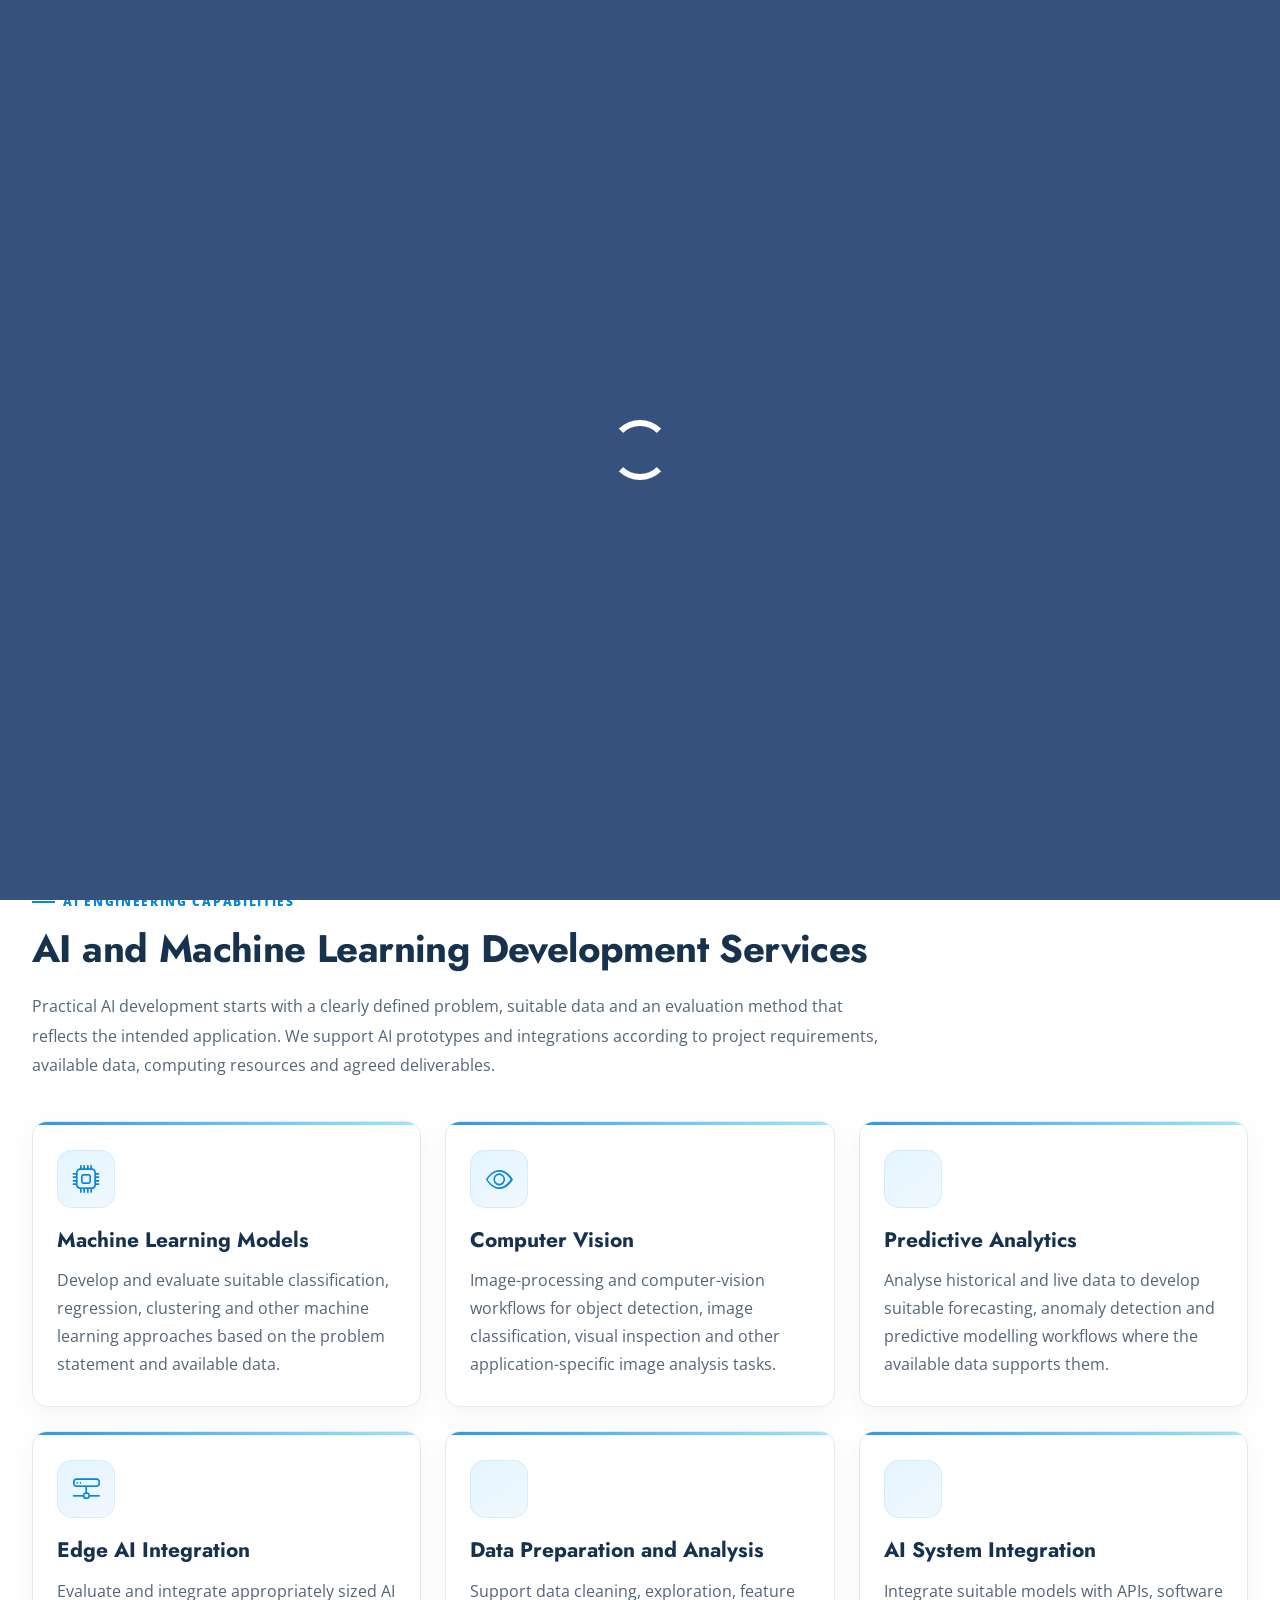
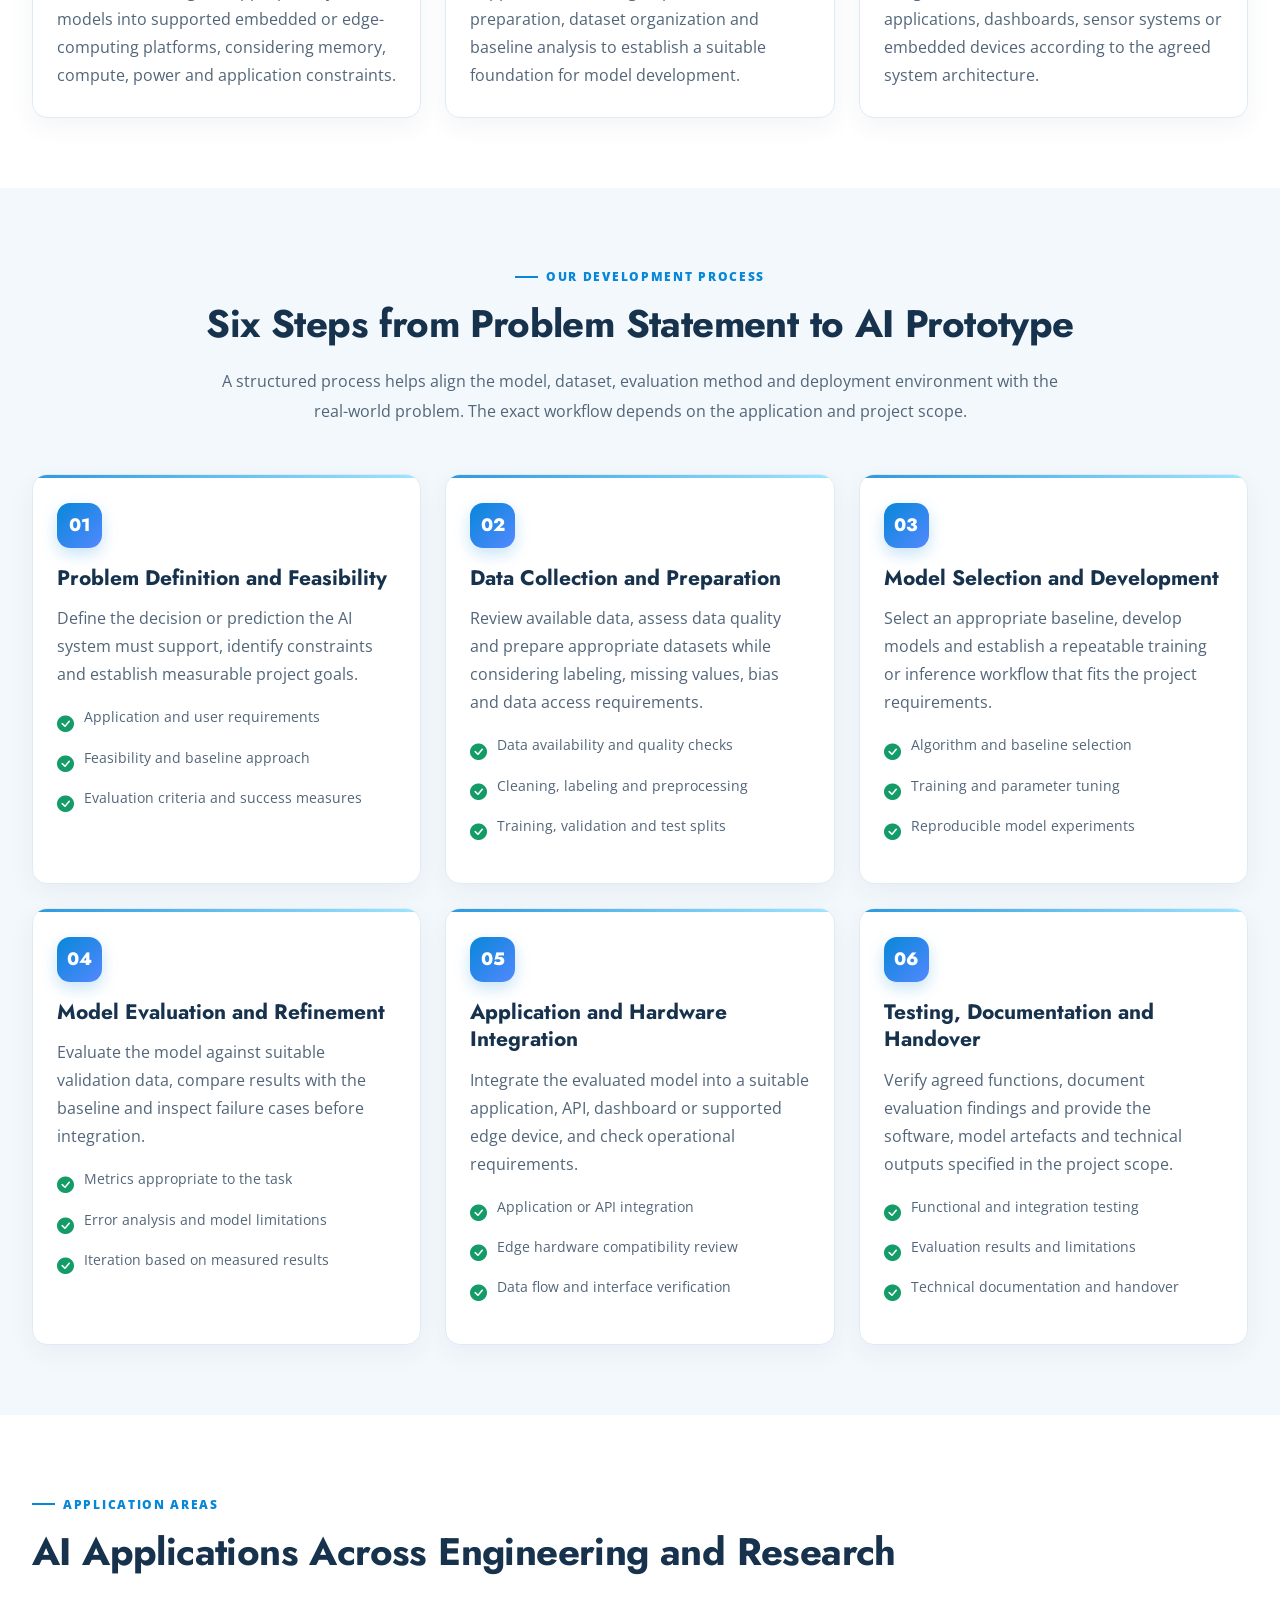
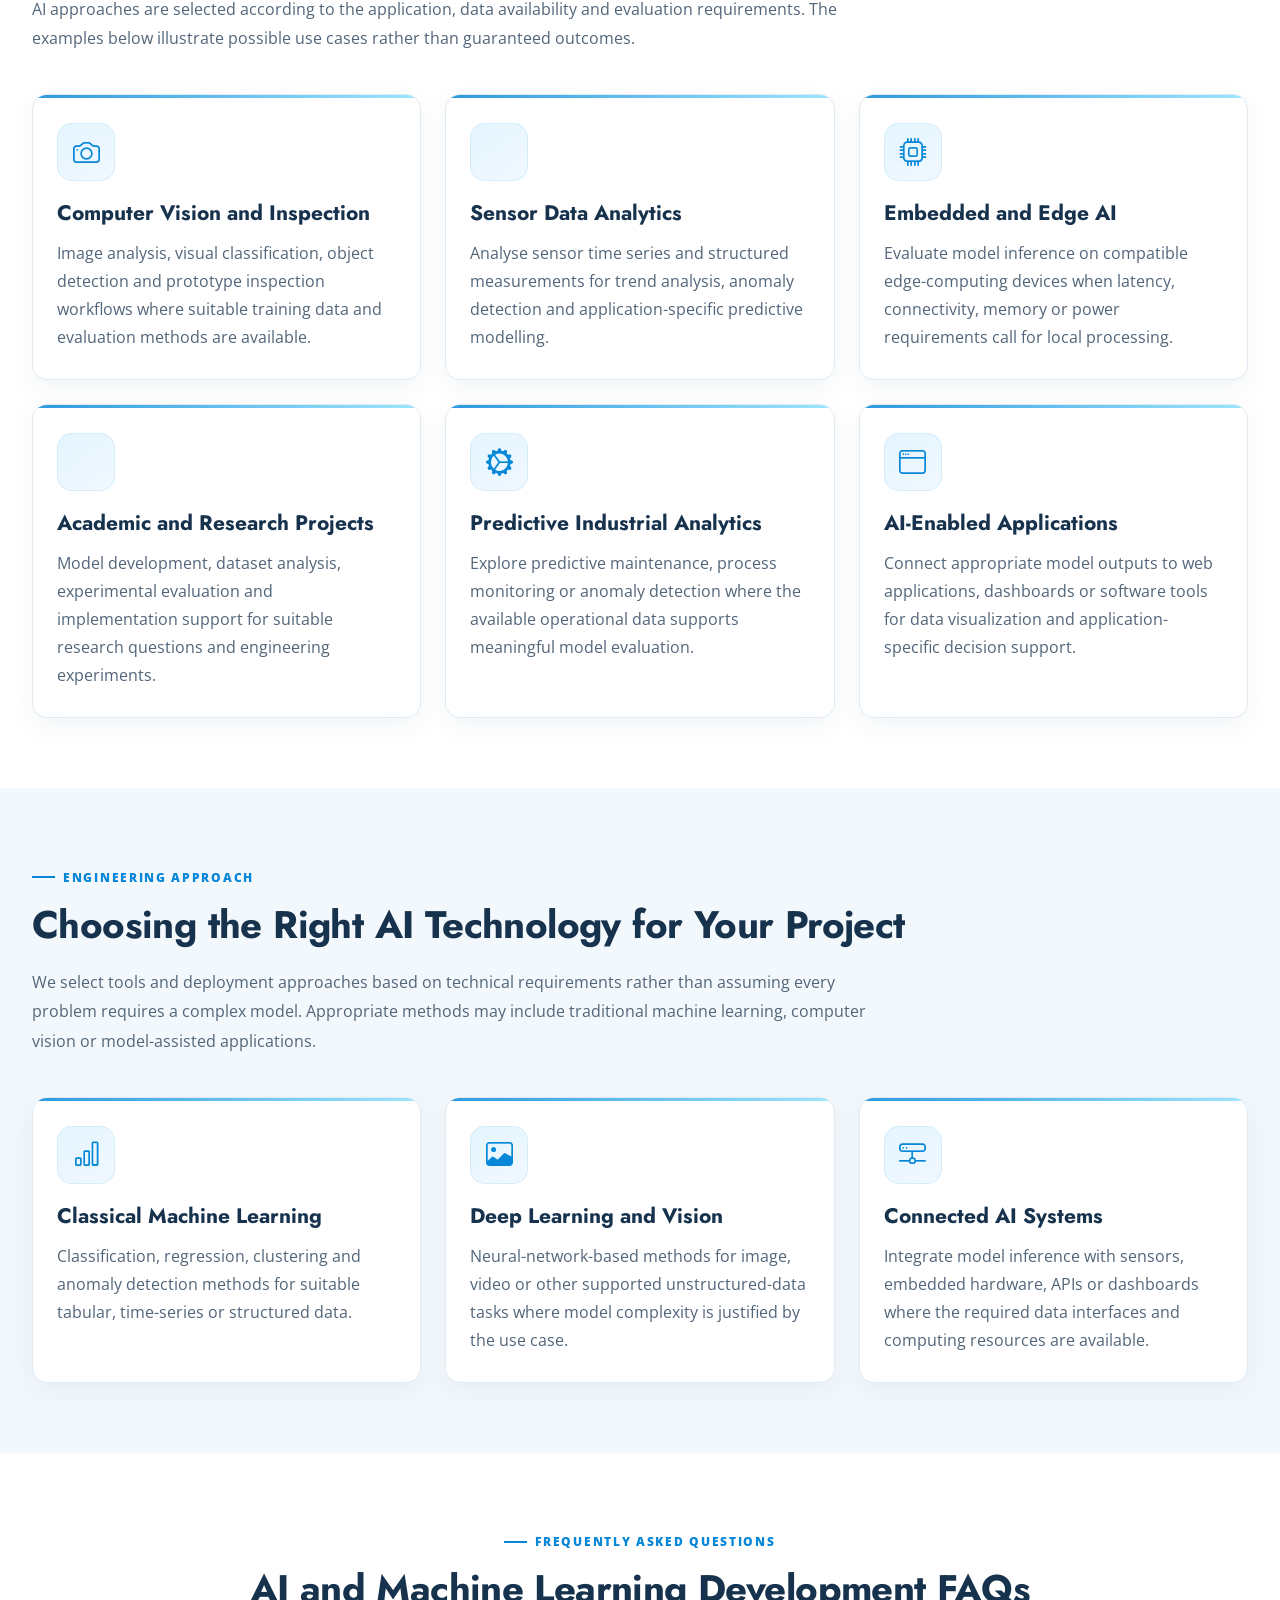
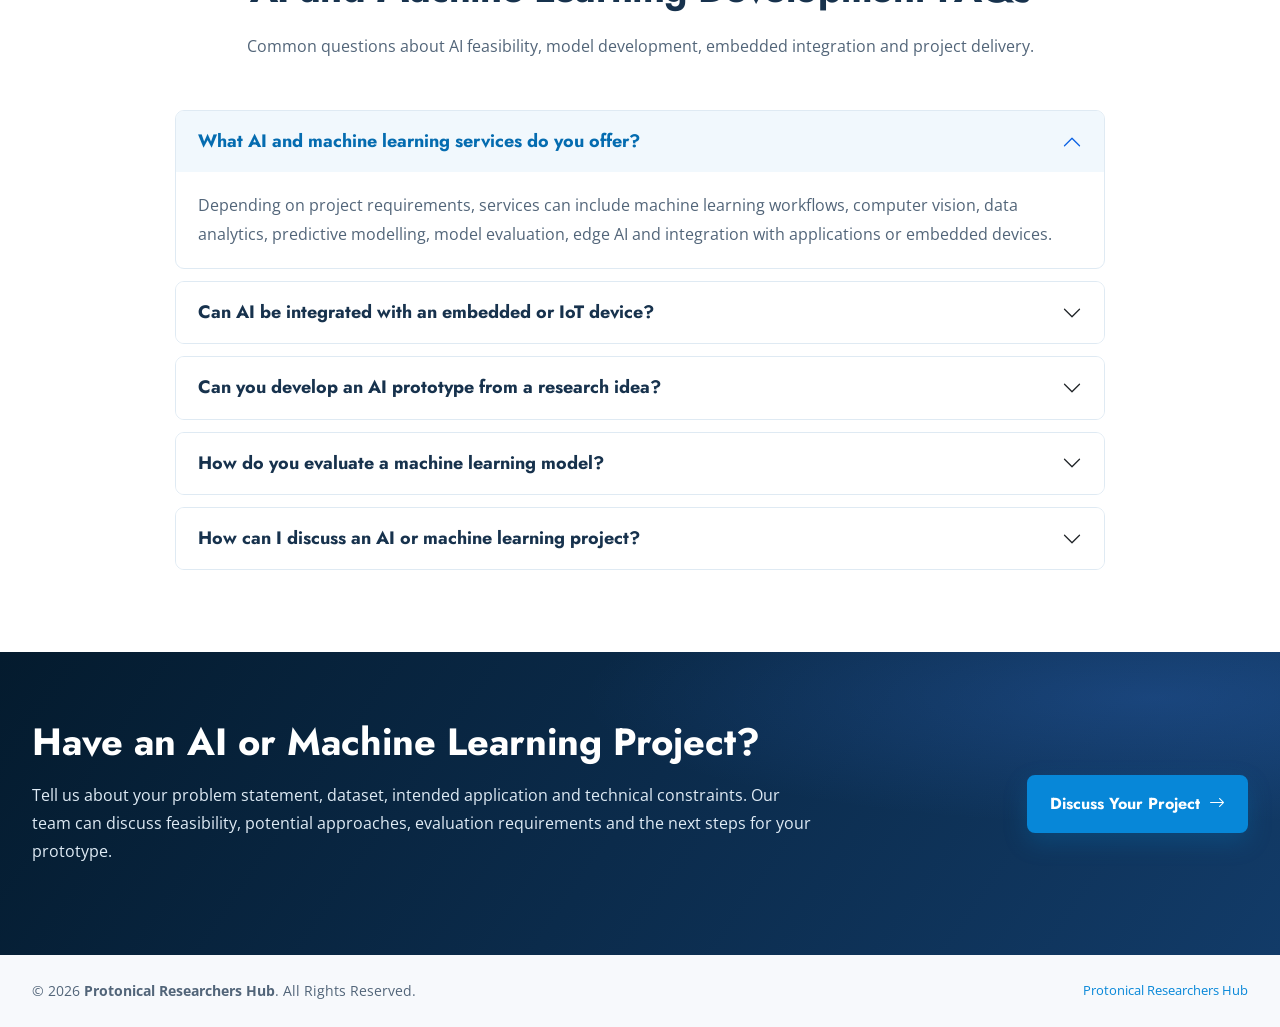
<file: services/ai-ml-development.html>
<!DOCTYPE html>
<html lang="en">
<head>
  <meta charset="utf-8">
  <meta name="viewport" content="width=device-width, initial-scale=1">

  <title>AI & Machine Learning Development in Bengaluru | Protonical Researchers Hub</title>
  <meta name="description" content="AI and machine learning development in Bengaluru, India. Protonical Researchers Hub supports computer vision, data analytics, predictive modelling, AI integration, intelligent automation and edge AI prototyping.">
  <meta name="keywords" content="AI development Bangalore, machine learning development Bengaluru, computer vision services, AI integration India, edge AI, predictive analytics, intelligent automation, AI prototype development">
  <meta name="author" content="Protonical Researchers Hub">
  <meta name="robots" content="index, follow, max-image-preview:large">
  <meta name="theme-color" content="#ffffff">

  <link rel="canonical" href="https://researchershub.in/services/ai-ml-development.html">
  <link rel="icon" href="../assets/img/favicon.png">
  <link rel="apple-touch-icon" href="../assets/img/apple-touch-icon.png">

  <meta property="og:type" content="website">
  <meta property="og:site_name" content="Protonical Researchers Hub">
  <meta property="og:title" content="AI & Machine Learning Development | Protonical Researchers Hub">
  <meta property="og:description" content="AI model development, computer vision, predictive analytics, edge AI and intelligent system integration in Bengaluru, India.">
  <meta property="og:url" content="https://researchershub.in/services/ai-ml-development.html">
  <meta property="og:image" content="https://researchershub.in/assets/img/hero-img.png">
  <meta property="og:image:alt" content="AI, machine learning and intelligent engineering systems">

  <meta name="twitter:card" content="summary_large_image">
  <meta name="twitter:title" content="AI & Machine Learning Development">
  <meta name="twitter:description" content="Build practical AI applications with machine learning, computer vision, analytics and connected hardware integration.">
  <meta name="twitter:image" content="https://researchershub.in/assets/img/hero-img.png">

  <link rel="preconnect" href="https://fonts.googleapis.com">
  <link rel="preconnect" href="https://fonts.gstatic.com" crossorigin>
  <link href="https://fonts.googleapis.com/css?family=Open+Sans:300,400,600,700|Jost:300,400,500,600,700|Poppins:300,400,500,600,700" rel="stylesheet">

  <link href="../assets/vendor/aos/aos.css" rel="stylesheet">
  <link href="../assets/vendor/bootstrap/css/bootstrap.min.css" rel="stylesheet">
  <link href="../assets/vendor/bootstrap-icons/bootstrap-icons.css" rel="stylesheet">
  <link href="../assets/vendor/boxicons/css/boxicons.min.css" rel="stylesheet">
  <link href="../assets/vendor/remixicon/remixicon.css" rel="stylesheet">
  <link href="../assets/css/style.css" rel="stylesheet">

  <!-- Structured data -->
  <script type="application/ld+json">
  {
    "@context": "https://schema.org",
    "@graph": [
      {
        "@type": "Service",
        "@id": "https://researchershub.in/services/ai-ml-development.html#service",
        "name": "AI and Machine Learning Development",
        "url": "https://researchershub.in/services/ai-ml-development.html",
        "description": "Artificial intelligence and machine learning development, computer vision, data analytics, predictive modelling, edge AI and intelligent system integration.",
        "serviceType": [
          "Artificial Intelligence Development",
          "Machine Learning Development",
          "Computer Vision",
          "Data Analytics",
          "Predictive Modelling",
          "Edge AI Integration",
          "Intelligent Automation"
        ],
        "provider": {
          "@type": "Organization",
          "@id": "https://researchershub.in/#organization",
          "name": "Protonical Researchers Hub",
          "url": "https://researchershub.in/",
          "email": "researchershub05@gmail.com",
          "telephone": "+91-8951970904",
          "address": {
            "@type": "PostalAddress",
            "addressLocality": "Bengaluru",
            "addressRegion": "Karnataka",
            "postalCode": "560049",
            "addressCountry": "IN"
          }
        },
        "areaServed": [
          {
            "@type": "City",
            "name": "Bengaluru"
          },
          {
            "@type": "Country",
            "name": "India"
          }
        ]
      },
      {
        "@type": "WebPage",
        "@id": "https://researchershub.in/services/ai-ml-development.html#webpage",
        "url": "https://researchershub.in/services/ai-ml-development.html",
        "name": "AI and Machine Learning Development in Bengaluru",
        "description": "AI model development, machine learning, computer vision, data analytics and intelligent system integration.",
        "isPartOf": {
          "@type": "WebSite",
          "@id": "https://researchershub.in/#website",
          "url": "https://researchershub.in/",
          "name": "Protonical Researchers Hub"
        },
        "about": {
          "@id": "https://researchershub.in/services/ai-ml-development.html#service"
        },
        "inLanguage": "en-IN"
      },
      {
        "@type": "BreadcrumbList",
        "itemListElement": [
          {
            "@type": "ListItem",
            "position": 1,
            "name": "Home",
            "item": "https://researchershub.in/"
          },
          {
            "@type": "ListItem",
            "position": 2,
            "name": "AI and Machine Learning Development",
            "item": "https://researchershub.in/services/ai-ml-development.html"
          }
        ]
      },
      {
        "@type": "FAQPage",
        "mainEntity": [
          {
            "@type": "Question",
            "name": "What AI and machine learning services do you offer?",
            "acceptedAnswer": {
              "@type": "Answer",
              "text": "Depending on project requirements, services can include machine learning workflows, computer vision, data analytics, predictive modelling, model evaluation, edge AI and integration with software or embedded devices."
            }
          },
          {
            "@type": "Question",
            "name": "Can AI be integrated with an embedded or IoT device?",
            "acceptedAnswer": {
              "@type": "Answer",
              "text": "AI can be integrated with suitable embedded or IoT systems when the hardware, model size, memory, processing capacity, power budget and application requirements support the chosen approach."
            }
          },
          {
            "@type": "Question",
            "name": "Can you develop an AI prototype from a research idea?",
            "acceptedAnswer": {
              "@type": "Answer",
              "text": "Project discussions can begin with a research idea, dataset, problem statement or early prototype. Feasibility, data requirements, methods and deliverables are defined according to project scope."
            }
          },
          {
            "@type": "Question",
            "name": "How can I discuss an AI or machine learning project?",
            "acceptedAnswer": {
              "@type": "Answer",
              "text": "Contact Protonical Researchers Hub through the homepage contact form or email researchershub05@gmail.com. Share the problem statement, available data, expected outputs and intended application."
            }
          }
        ]
      }
    ]
  }
  </script>

  <style>
    :root {
      --prh-primary: #0787d8;
      --prh-primary-dark: #056cb0;
      --prh-heading: #17324d;
      --prh-text: #526579;
      --prh-light: #f3f8fc;
      --prh-border: #dfeaf3;
      --ai-accent: #8de1ff;
    }

    html {
      scroll-behavior: smooth;
      scroll-padding-top: 105px;
    }

    body {
      font-family: "Open Sans", sans-serif;
      color: var(--prh-text);
      line-height: 1.75;
    }

    h1, h2, h3, h4, h5, h6 {
      font-family: "Jost", sans-serif;
      color: var(--prh-heading);
      font-weight: 700;
      line-height: 1.3;
    }

    a {
      color: var(--prh-primary);
    }

    a:hover {
      color: var(--prh-primary-dark);
    }

    /* Header */

    #header {
      min-height: 88px;
      background: #fff !important;
      box-shadow: 0 3px 18px rgba(15,35,60,.09);
    }

    #header .container {
      min-height: 88px;
    }

    #header .logo {
      display: flex;
      align-items: center;
      gap: 12px;
      max-width: 390px;
    }

    #header .logo img {
      max-height: 64px;
      max-width: 94px;
      width: auto;
      object-fit: contain;
    }

    .brand-wordmark {
      display: flex;
      flex-direction: column;
      line-height: 1.1;
      white-space: nowrap;
    }

    .brand-wordmark strong {
      color: var(--prh-heading);
      font-size: 21px;
      font-weight: 800;
      letter-spacing: .5px;
    }

    .brand-wordmark span {
      margin-top: 5px;
      color: var(--prh-primary);
      font-family: "Poppins", sans-serif;
      font-size: 10px;
      font-weight: 700;
      letter-spacing: 2.5px;
    }

    #header .navbar a,
    #header .navbar a:focus {
      color: var(--prh-heading);
    }

    #header .navbar a:hover,
    #header .navbar .active {
      color: var(--prh-primary);
    }

    .nav-contact {
      display: inline-flex !important;
      align-items: center;
      gap: 8px;
      margin-left: 8px;
      padding: 10px 17px !important;
      border-radius: 7px;
      background: var(--prh-primary);
      color: #fff !important;
      font-weight: 700;
    }

    .nav-contact:hover {
      background: var(--prh-primary-dark);
      color: #fff !important;
    }

    /* Hero */

    .service-hero {
      position: relative;
      overflow: hidden;
      padding: 145px 0 85px;
      background:
        radial-gradient(ellipse at 84% 20%, rgba(66,126,255,.24), transparent 35%),
        radial-gradient(ellipse at 12% 90%, rgba(16,195,205,.15), transparent 38%),
        linear-gradient(125deg, #041526 0%, #092747 58%, #123b68 100%);
    }

    .service-hero::before {
      position: absolute;
      inset: 0;
      content: "";
      pointer-events: none;
      opacity: .13;
      background-image:
        linear-gradient(rgba(255,255,255,.12) 1px, transparent 1px),
        linear-gradient(90deg, rgba(255,255,255,.12) 1px, transparent 1px);
      background-size: 38px 38px;
      -webkit-mask-image: linear-gradient(to right, transparent, #000);
      mask-image: linear-gradient(to right, transparent, #000);
    }

    .service-hero .container {
      position: relative;
      z-index: 1;
    }

    .service-hero h1 {
      margin-bottom: 23px;
      color: #fff;
      font-size: clamp(37px,4.2vw,59px);
      line-height: 1.08;
      letter-spacing: -1.5px;
    }

    .service-hero h1 span {
      display: inline-block;
      color: #8de1ff;
      background: linear-gradient(90deg, #8de1ff, #9daeff);
      -webkit-background-clip: text;
      background-clip: text;
      -webkit-text-fill-color: transparent;
    }

    .service-hero p {
      max-width: 610px;
      margin-bottom: 28px;
      color: #d0e0ed;
      font-size: 16px;
      line-height: 1.9;
    }

    .hero-eyebrow {
      display: inline-flex;
      align-items: center;
      gap: 10px;
      margin-bottom: 19px;
      padding: 9px 14px;
      border: 1px solid rgba(141,225,255,.27);
      border-radius: 30px;
      background: rgba(25,143,204,.09);
      color: #8de1ff;
      font-size: 11px;
      font-weight: 700;
      letter-spacing: 1.5px;
      text-transform: uppercase;
    }

    .hero-eyebrow::before {
      width: 22px;
      height: 2px;
      background: #8de1ff;
      content: "";
    }

    .hero-actions {
      display: flex;
      flex-wrap: wrap;
      gap: 13px;
      margin-top: 28px;
    }

    .btn-prh,
    .btn-prh-outline {
      display: inline-flex;
      align-items: center;
      justify-content: center;
      gap: 9px;
      min-height: 49px;
      padding: 13px 21px;
      border: 2px solid var(--prh-primary);
      border-radius: 8px;
      font-family: "Jost", sans-serif;
      font-weight: 700;
      text-decoration: none;
      transition: background .2s ease, color .2s ease, transform .2s ease;
    }

    .btn-prh {
      background: var(--prh-primary);
      color: #fff;
      box-shadow: 0 9px 25px rgba(0,135,216,.22);
    }

    .btn-prh:hover {
      transform: translateY(-2px);
      border-color: var(--prh-primary-dark);
      background: var(--prh-primary-dark);
      color: #fff;
    }

    .btn-prh-outline {
      border-color: rgba(255,255,255,.7);
      background: transparent;
      color: #fff;
    }

    .btn-prh-outline:hover {
      background: #fff;
      color: var(--prh-heading);
    }

    .hero-tag-row {
      display: flex;
      flex-wrap: wrap;
      gap: 9px;
      margin-top: 25px;
    }

    .hero-tag-row span {
      display: inline-flex;
      align-items: center;
      gap: 7px;
      padding: 7px 12px;
      border: 1px solid rgba(160,215,249,.22);
      border-radius: 30px;
      background: rgba(255,255,255,.045);
      color: #dbeaf6;
      font-size: 11px;
      font-weight: 600;
    }

    .hero-tag-row i {
      color: #8de1ff;
      font-size: 14px;
    }

    /* AI visualization */

    .ai-visual-stage {
      position: relative;
      display: flex;
      align-items: center;
      justify-content: center;
      min-height: 430px;
      padding: 18px;
    }

    .ai-glow {
      position: absolute;
      width: 290px;
      height: 290px;
      border-radius: 50%;
      background: rgba(69,137,255,.22);
      filter: blur(65px);
    }

    .ai-dashboard {
      position: relative;
      z-index: 1;
      width: 100%;
      max-width: 445px;
      padding: 22px;
      border: 1px solid rgba(141,205,255,.30);
      border-radius: 18px;
      background: linear-gradient(145deg, rgba(15,43,77,.97), rgba(5,24,48,.97));
      box-shadow: 0 25px 65px rgba(0,0,0,.32);
    }

    .ai-dashboard-header {
      display: flex;
      align-items: center;
      justify-content: space-between;
      gap: 10px;
      padding-bottom: 17px;
      border-bottom: 1px solid rgba(255,255,255,.12);
    }

    .ai-dashboard-title {
      color: #fff;
      font-size: 14px;
      font-weight: 700;
    }

    .ai-status {
      color: #9de5ff;
      font-size: 10px;
      font-weight: 800;
      letter-spacing: .7px;
      white-space: nowrap;
    }

    .ai-status::before {
      display: inline-block;
      width: 7px;
      height: 7px;
      margin-right: 6px;
      border-radius: 50%;
      background: #73edc5;
      content: "";
      box-shadow: 0 0 10px rgba(115,237,197,.6);
    }

    .ai-flow {
      display: grid;
      gap: 10px;
      padding: 21px 0;
    }

    .ai-flow-node {
      position: relative;
      display: flex;
      align-items: center;
      gap: 14px;
      min-height: 71px;
      padding: 13px 15px;
      border: 1px solid rgba(151,204,255,.23);
      border-radius: 11px;
      background: rgba(255,255,255,.045);
      color: #dbeaf6;
    }

    .ai-flow-node > i {
      display: flex;
      align-items: center;
      justify-content: center;
      flex: 0 0 42px;
      width: 42px;
      height: 42px;
      border-radius: 10px;
      background: rgba(69,145,255,.14);
      color: #8de1ff;
      font-size: 22px;
    }

    .ai-flow-node strong {
      display: block;
      color: #fff;
      font-size: 13px;
      line-height: 1.4;
    }

    .ai-flow-node small {
      display: block;
      margin-top: 3px;
      color: #a9c4de;
      font-size: 10px;
      line-height: 1.4;
    }

    .ai-flow-node.model-node {
      border-color: rgba(141,225,255,.5);
      background: linear-gradient(100deg, rgba(44,120,218,.24), rgba(69,92,200,.15));
      box-shadow: 0 0 25px rgba(69,137,255,.09);
    }

    .ai-flow-down {
      display: flex;
      align-items: center;
      justify-content: center;
      height: 14px;
      color: #75b9ff;
      font-size: 18px;
    }

    .ai-dashboard-footer {
      display: grid;
      grid-template-columns: repeat(3,minmax(0,1fr));
      gap: 8px;
      padding-top: 15px;
      border-top: 1px solid rgba(255,255,255,.12);
    }

    .ai-status-item {
      padding: 10px 5px;
      border-radius: 8px;
      background: rgba(255,255,255,.05);
      text-align: center;
    }

    .ai-status-item span {
      display: block;
      margin-bottom: 4px;
      color: #a9c4de;
      font-size: 10px;
    }

    .ai-status-item strong {
      color: #e9f7ff;
      font-size: 10px;
    }

    /* Breadcrumb */

    .breadcrumb-band {
      padding: 13px 0;
      border-bottom: 1px solid var(--prh-border);
      background: #f2f6fa;
      font-size: 13px;
    }

    .breadcrumb-band a {
      text-decoration: none;
    }

    .breadcrumb-band .separator {
      display: inline-block;
      margin: 0 9px;
      color: #8c9aaa;
    }

    /* Sections */

    .content-section {
      padding: 70px 0;
    }

    .content-section.section-soft {
      background: var(--prh-light);
    }

    .section-eyebrow {
      display: inline-flex;
      align-items: center;
      gap: 8px;
      margin-bottom: 12px;
      color: var(--prh-primary);
      font-size: 12px;
      font-weight: 800;
      letter-spacing: 1.7px;
      text-transform: uppercase;
    }

    .section-eyebrow::before {
      display: inline-block;
      width: 23px;
      height: 2px;
      background: var(--prh-primary);
      content: "";
    }

    .section-heading {
      margin-bottom: 18px;
      font-size: clamp(27px,3vw,39px);
      letter-spacing: -.6px;
    }

    .section-intro {
      max-width: 850px;
      font-size: 16px;
      line-height: 1.85;
    }

    /* Cards */

    .service-card,
    .workflow-card,
    .application-card {
      position: relative;
      height: 100%;
      overflow: hidden;
      padding: 28px 24px;
      border: 1px solid #e0eaf3;
      border-radius: 15px;
      background: #fff;
      box-shadow: 0 8px 27px rgba(21,55,85,.055);
      transition: transform .25s ease, box-shadow .25s ease, border-color .25s ease;
    }

    .service-card::before,
    .workflow-card::before,
    .application-card::before {
      position: absolute;
      inset: 0 0 auto;
      height: 3px;
      background: linear-gradient(90deg, #0787d8, #8de1ff);
      content: "";
      opacity: .85;
    }

    .service-card:hover,
    .workflow-card:hover,
    .application-card:hover {
      transform: translateY(-5px);
      border-color: #b8dff5;
      box-shadow: 0 17px 38px rgba(21,75,117,.12);
    }

    .service-icon {
      display: flex;
      align-items: center;
      justify-content: center;
      width: 58px;
      height: 58px;
      margin-bottom: 19px;
      border-radius: 15px;
      background: linear-gradient(145deg, #e4f5ff, #f1f8ff);
      box-shadow: inset 0 0 0 1px #d5edfb;
      color: var(--prh-primary);
      font-size: 27px;
    }

    .service-card h3,
    .application-card h3 {
      margin-bottom: 12px;
      font-size: 21px;
    }

    .service-card p,
    .application-card p {
      margin-bottom: 0;
    }

    /* Workflow */

    .workflow-number {
      display: inline-flex;
      align-items: center;
      justify-content: center;
      width: 45px;
      height: 45px;
      margin-bottom: 17px;
      border-radius: 13px;
      background: linear-gradient(135deg, #0787d8, #5388ff);
      box-shadow: 0 6px 16px rgba(7,135,216,.23);
      color: #fff;
      font-family: "Jost", sans-serif;
      font-size: 18px;
      font-weight: 800;
    }

    .workflow-card h3 {
      margin-bottom: 12px;
      font-size: 21px;
    }

    .workflow-card p {
      margin-bottom: 15px;
    }

    .check-list {
      list-style: none;
      padding: 0;
      margin: 18px 0 0;
    }

    .check-list li {
      display: flex;
      align-items: flex-start;
      gap: 10px;
      margin-bottom: 10px;
      font-size: 14px;
      line-height: 1.6;
    }

    .check-list i {
      flex-shrink: 0;
      margin-top: 3px;
      color: #139b68;
      font-size: 17px;
    }

    /* FAQ */

    .faq-list {
      max-width: 930px;
      margin: 0 auto;
    }

    .faq-list .accordion-item {
      overflow: hidden;
      margin-bottom: 12px;
      border: 1px solid var(--prh-border);
      border-radius: 9px;
    }

    .faq-list .accordion-button {
      padding: 19px 22px;
      background: #fff;
      box-shadow: none;
      color: var(--prh-heading);
      font-family: "Jost", sans-serif;
      font-size: 18px;
      font-weight: 700;
    }

    .faq-list .accordion-button:not(.collapsed) {
      background: #f1f8fd;
      color: var(--prh-primary-dark);
    }

    .faq-list .accordion-body {
      padding: 19px 22px;
      color: var(--prh-text);
      line-height: 1.8;
    }

    /* Call to action */

    .cta-section {
      position: relative;
      overflow: hidden;
      padding: 65px 0;
      background:
        radial-gradient(ellipse at 90% 15%, rgba(69,137,255,.2), transparent 35%),
        linear-gradient(125deg, #041b2e, #123b68);
    }

    .cta-section h2 {
      margin-bottom: 14px;
      color: #fff;
      font-size: clamp(27px,3vw,38px);
    }

    .cta-section p {
      max-width: 780px;
      margin-bottom: 25px;
      color: #dfebf5;
      font-size: 16px;
    }

    #footer {
      background: #f7f9fc;
    }

    #footer .footer-bottom {
      padding-top: 24px;
      padding-bottom: 24px;
    }

    #footer .copyright,
    #footer .credits {
      color: #526579;
    }

    @media (max-width: 991px) {
      #header,
      #header .container {
        min-height: 78px;
      }

      #header .logo img {
        max-height: 53px;
        max-width: 75px;
      }

      .brand-wordmark strong {
        font-size: 16px;
      }

      .brand-wordmark span {
        font-size: 9px;
        letter-spacing: 1.5px;
      }

      .service-hero {
        padding: 120px 0 60px;
        text-align: center;
      }

      .service-hero p {
        margin-right: auto;
        margin-left: auto;
      }

      .hero-actions,
      .hero-tag-row {
        justify-content: center;
      }

      .ai-visual-stage {
        min-height: auto;
        padding: 35px 8px 5px;
      }

      .ai-dashboard {
        max-width: 470px;
      }

      .section-intro {
        margin-right: auto;
        margin-left: auto;
      }
    }

    @media (max-width: 575px) {
      #header .logo {
        gap: 7px;
      }

      #header .logo img {
        max-width: 55px;
      }

      .brand-wordmark strong {
        font-size: 13px;
      }

      .brand-wordmark span {
        font-size: 8px;
        letter-spacing: 1px;
      }

      .service-hero {
        padding: 112px 0 50px;
      }

      .service-hero h1 {
        font-size: 35px;
        letter-spacing: -.8px;
      }

      .service-hero p {
        font-size: 15px;
      }

      .hero-actions {
        flex-direction: column;
        align-items: stretch;
      }

      .hero-actions a {
        width: 100%;
      }

      .ai-dashboard {
        padding: 15px;
        border-radius: 14px;
      }

      .ai-dashboard-title {
        font-size: 12px;
      }

      .ai-status {
        font-size: 9px;
      }

      .ai-flow-node {
        min-height: 65px;
        padding: 10px;
      }

      .ai-flow-node > i {
        flex-basis: 36px;
        width: 36px;
        height: 36px;
        font-size: 19px;
      }

      .ai-flow-node strong {
        font-size: 12px;
      }

      .ai-flow-node small {
        font-size: 9px;
      }

      .ai-dashboard-footer {
        gap: 5px;
      }

      .ai-status-item {
        padding: 9px 3px;
      }

      .ai-status-item span,
      .ai-status-item strong {
        font-size: 9px;
      }

      .hero-tag-row {
        gap: 7px;
      }

      .hero-tag-row span {
        font-size: 10px;
      }

      .content-section {
        padding: 48px 0;
      }

      .service-card,
      .workflow-card,
      .application-card {
        padding: 23px 19px;
      }
    }

    @media (prefers-reduced-motion: reduce) {
      html {
        scroll-behavior: auto;
      }

      .service-card,
      .workflow-card,
      .application-card,
      .btn-prh {
        transition: none;
      }
    }
  </style>
</head>

<body>

  <!-- HEADER -->
  <header id="header" class="fixed-top">
    <div class="container d-flex align-items-center justify-content-between">

      <a href="../index.html" class="logo" aria-label="Protonical Researchers Hub homepage">
        <img
          src="../assets/img/logo.png"
          alt="Protonical Researchers Hub logo"
          width="94"
          height="64"
        >
        <span class="brand-wordmark">
          <strong>PROTONICAL</strong>
          <span>RESEARCHERS HUB</span>
        </span>
      </a>

      <nav id="navbar" class="navbar" aria-label="Main navigation">
        <ul>
          <li><a class="nav-link" href="../index.html#hero">Home</a></li>
          <li><a class="nav-link" href="../index.html#about">About</a></li>
          <li><a class="nav-link active" href="#ai-services">Services</a></li>
          <li><a class="nav-link" href="../index.html#portfolio">Portfolio</a></li>
          <li><a class="nav-link" href="../index.html#team">Our Team</a></li>
          <li>
            <a class="nav-link nav-contact" href="../index.html#contact">
              Discuss Your Project <i class="bi bi-arrow-right"></i>
            </a>
          </li>
        </ul>
        <i class="bi bi-list mobile-nav-toggle" aria-label="Toggle navigation"></i>
      </nav>

    </div>
  </header>


  <main id="main">

    <!-- HERO -->
    <section class="service-hero" id="service-overview">
      <div class="container">
        <div class="row align-items-center">

          <div class="col-lg-7" data-aos="fade-up">

            <div class="hero-eyebrow">
              Artificial Intelligence · Data · Engineering
            </div>

            <h1>
              Turn Data Into
              <span>Intelligent Solutions</span>
            </h1>

            <p>
              From machine learning models and computer vision to predictive
              analytics and embedded AI, Protonical Researchers Hub helps
              translate technical problems into practical, testable AI
              applications for research, startups and industry.
            </p>

            <div class="hero-actions">
              <a href="../index.html#contact" class="btn-prh">
                <i class="bi bi-rocket-takeoff"></i>
                Discuss Your AI Project
              </a>

              <a href="#ai-workflow" class="btn-prh-outline">
                <i class="bi bi-diagram-3"></i>
                Explore Our Workflow
              </a>
            </div>

            <div class="hero-tag-row">
              <span><i class="bi bi-eye"></i> Computer Vision</span>
              <span><i class="bi bi-graph-up-arrow"></i> Predictive Models</span>
              <span><i class="bi bi-cpu"></i> Edge AI</span>
            </div>

          </div>

          <div class="col-lg-5" data-aos="zoom-in" data-aos-delay="150">

            <div class="ai-visual-stage">
              <div class="ai-glow"></div>

              <div class="ai-dashboard">

                <div class="ai-dashboard-header">
                  <span class="ai-dashboard-title">
                    <i class="bi bi-diagram-3-fill me-2"></i>
                    AI System Workflow
                  </span>
                  <span class="ai-status">MODEL PIPELINE</span>
                </div>

                <div class="ai-flow">

                  <div class="ai-flow-node">
                    <i class="bi bi-database"></i>
                    <div>
                      <strong>Data Collection</strong>
                      <small>Images, sensor signals and structured data</small>
                    </div>
                  </div>

                  <div class="ai-flow-down">
                    <i class="bi bi-arrow-down"></i>
                  </div>

                  <div class="ai-flow-node model-node">
                    <i class="bi bi-cpu"></i>
                    <div>
                      <strong>Model Development</strong>
                      <small>Feature extraction, training and evaluation</small>
                    </div>
                  </div>

                  <div class="ai-flow-down">
                    <i class="bi bi-arrow-down"></i>
                  </div>

                  <div class="ai-flow-node">
                    <i class="bi bi-display"></i>
                    <div>
                      <strong>Inference &amp; Integration</strong>
                      <small>Application, dashboard or edge device</small>
                    </div>
                  </div>

                </div>

                <div class="ai-dashboard-footer">

                  <div class="ai-status-item">
                    <span>Stage 01</span>
                    <strong>Prepare</strong>
                  </div>

                  <div class="ai-status-item">
                    <span>Stage 02</span>
                    <strong>Evaluate</strong>
                  </div>

                  <div class="ai-status-item">
                    <span>Stage 03</span>
                    <strong>Integrate</strong>
                  </div>

                </div>

              </div>
            </div>

          </div>

        </div>
      </div>
    </section>


    <!-- BREADCRUMB -->
    <div class="breadcrumb-band">
      <div class="container">
        <a href="../index.html">Home</a>
        <span class="separator">/</span>
        <span aria-current="page">AI &amp; Machine Learning Development</span>
      </div>
    </div>


    <!-- SERVICES -->
    <section class="content-section" id="ai-services">
      <div class="container" data-aos="fade-up">

        <span class="section-eyebrow">AI Engineering Capabilities</span>

        <h2 class="section-heading">
          AI and Machine Learning Development Services
        </h2>

        <p class="section-intro">
          Practical AI development starts with a clearly defined problem,
          suitable data and an evaluation method that reflects the intended
          application. We support AI prototypes and integrations according
          to project requirements, available data, computing resources and
          agreed deliverables.
        </p>

        <div class="row g-4 mt-3">

          <div class="col-lg-4 col-md-6">
            <article class="service-card">
              <div class="service-icon">
                <i class="bi bi-cpu"></i>
              </div>
              <h3>Machine Learning Models</h3>
              <p>
                Develop and evaluate suitable classification, regression,
                clustering and other machine learning approaches based on
                the problem statement and available data.
              </p>
            </article>
          </div>

          <div class="col-lg-4 col-md-6">
            <article class="service-card">
              <div class="service-icon">
                <i class="bi bi-eye"></i>
              </div>
              <h3>Computer Vision</h3>
              <p>
                Image-processing and computer-vision workflows for object
                detection, image classification, visual inspection and
                other application-specific image analysis tasks.
              </p>
            </article>
          </div>

          <div class="col-lg-4 col-md-6">
            <article class="service-card">
              <div class="service-icon">
                <i class="bi bi-graph-up-arrow"></i>
              </div>
              <h3>Predictive Analytics</h3>
              <p>
                Analyse historical and live data to develop suitable
                forecasting, anomaly detection and predictive modelling
                workflows where the available data supports them.
              </p>
            </article>
          </div>

          <div class="col-lg-4 col-md-6">
            <article class="service-card">
              <div class="service-icon">
                <i class="bi bi-hdd-network"></i>
              </div>
              <h3>Edge AI Integration</h3>
              <p>
                Evaluate and integrate appropriately sized AI models into
                supported embedded or edge-computing platforms, considering
                memory, compute, power and application constraints.
              </p>
            </article>
          </div>

          <div class="col-lg-4 col-md-6">
            <article class="service-card">
              <div class="service-icon">
                <i class="bi bi-database-gear"></i>
              </div>
              <h3>Data Preparation and Analysis</h3>
              <p>
                Support data cleaning, exploration, feature preparation,
                dataset organization and baseline analysis to establish a
                suitable foundation for model development.
              </p>
            </article>
          </div>

          <div class="col-lg-4 col-md-6">
            <article class="service-card">
              <div class="service-icon">
                <i class="bi bi-boxes"></i>
              </div>
              <h3>AI System Integration</h3>
              <p>
                Integrate suitable models with APIs, software applications,
                dashboards, sensor systems or embedded devices according
                to the agreed system architecture.
              </p>
            </article>
          </div>

        </div>

      </div>
    </section>


    <!-- WORKFLOW -->
    <section class="content-section section-soft" id="ai-workflow">
      <div class="container" data-aos="fade-up">

        <div class="text-center mb-5">
          <span class="section-eyebrow">Our Development Process</span>

          <h2 class="section-heading">
            Six Steps from Problem Statement to AI Prototype
          </h2>

          <p class="section-intro mx-auto">
            A structured process helps align the model, dataset, evaluation
            method and deployment environment with the real-world problem.
            The exact workflow depends on the application and project scope.
          </p>
        </div>

        <div class="row g-4">

          <div class="col-lg-4 col-md-6">
            <article class="workflow-card">
              <span class="workflow-number">01</span>
              <h3>Problem Definition and Feasibility</h3>

              <p>
                Define the decision or prediction the AI system must support,
                identify constraints and establish measurable project goals.
              </p>

              <ul class="check-list">
                <li><i class="bi bi-check-circle-fill"></i><span>Application and user requirements</span></li>
                <li><i class="bi bi-check-circle-fill"></i><span>Feasibility and baseline approach</span></li>
                <li><i class="bi bi-check-circle-fill"></i><span>Evaluation criteria and success measures</span></li>
              </ul>
            </article>
          </div>

          <div class="col-lg-4 col-md-6">
            <article class="workflow-card">
              <span class="workflow-number">02</span>
              <h3>Data Collection and Preparation</h3>

              <p>
                Review available data, assess data quality and prepare
                appropriate datasets while considering labeling, missing
                values, bias and data access requirements.
              </p>

              <ul class="check-list">
                <li><i class="bi bi-check-circle-fill"></i><span>Data availability and quality checks</span></li>
                <li><i class="bi bi-check-circle-fill"></i><span>Cleaning, labeling and preprocessing</span></li>
                <li><i class="bi bi-check-circle-fill"></i><span>Training, validation and test splits</span></li>
              </ul>
            </article>
          </div>

          <div class="col-lg-4 col-md-6">
            <article class="workflow-card">
              <span class="workflow-number">03</span>
              <h3>Model Selection and Development</h3>

              <p>
                Select an appropriate baseline, develop models and establish
                a repeatable training or inference workflow that fits the
                project requirements.
              </p>

              <ul class="check-list">
                <li><i class="bi bi-check-circle-fill"></i><span>Algorithm and baseline selection</span></li>
                <li><i class="bi bi-check-circle-fill"></i><span>Training and parameter tuning</span></li>
                <li><i class="bi bi-check-circle-fill"></i><span>Reproducible model experiments</span></li>
              </ul>
            </article>
          </div>

          <div class="col-lg-4 col-md-6">
            <article class="workflow-card">
              <span class="workflow-number">04</span>
              <h3>Model Evaluation and Refinement</h3>

              <p>
                Evaluate the model against suitable validation data, compare
                results with the baseline and inspect failure cases before
                integration.
              </p>

              <ul class="check-list">
                <li><i class="bi bi-check-circle-fill"></i><span>Metrics appropriate to the task</span></li>
                <li><i class="bi bi-check-circle-fill"></i><span>Error analysis and model limitations</span></li>
                <li><i class="bi bi-check-circle-fill"></i><span>Iteration based on measured results</span></li>
              </ul>
            </article>
          </div>

          <div class="col-lg-4 col-md-6">
            <article class="workflow-card">
              <span class="workflow-number">05</span>
              <h3>Application and Hardware Integration</h3>

              <p>
                Integrate the evaluated model into a suitable application,
                API, dashboard or supported edge device, and check operational
                requirements.
              </p>

              <ul class="check-list">
                <li><i class="bi bi-check-circle-fill"></i><span>Application or API integration</span></li>
                <li><i class="bi bi-check-circle-fill"></i><span>Edge hardware compatibility review</span></li>
                <li><i class="bi bi-check-circle-fill"></i><span>Data flow and interface verification</span></li>
              </ul>
            </article>
          </div>

          <div class="col-lg-4 col-md-6">
            <article class="workflow-card">
              <span class="workflow-number">06</span>
              <h3>Testing, Documentation and Handover</h3>

              <p>
                Verify agreed functions, document evaluation findings and
                provide the software, model artefacts and technical outputs
                specified in the project scope.
              </p>

              <ul class="check-list">
                <li><i class="bi bi-check-circle-fill"></i><span>Functional and integration testing</span></li>
                <li><i class="bi bi-check-circle-fill"></i><span>Evaluation results and limitations</span></li>
                <li><i class="bi bi-check-circle-fill"></i><span>Technical documentation and handover</span></li>
              </ul>
            </article>
          </div>

        </div>

      </div>
    </section>


    <!-- APPLICATIONS -->
    <section class="content-section" id="ai-applications">
      <div class="container" data-aos="fade-up">

        <span class="section-eyebrow">Application Areas</span>

        <h2 class="section-heading">
          AI Applications Across Engineering and Research
        </h2>

        <p class="section-intro">
          AI approaches are selected according to the application, data
          availability and evaluation requirements. The examples below
          illustrate possible use cases rather than guaranteed outcomes.
        </p>

        <div class="row g-4 mt-3">

          <div class="col-lg-4 col-md-6">
            <article class="application-card">
              <div class="service-icon">
                <i class="bi bi-camera"></i>
              </div>
              <h3>Computer Vision and Inspection</h3>
              <p>
                Image analysis, visual classification, object detection and
                prototype inspection workflows where suitable training data
                and evaluation methods are available.
              </p>
            </article>
          </div>

          <div class="col-lg-4 col-md-6">
            <article class="application-card">
              <div class="service-icon">
                <i class="bi bi-activity"></i>
              </div>
              <h3>Sensor Data Analytics</h3>
              <p>
                Analyse sensor time series and structured measurements for
                trend analysis, anomaly detection and application-specific
                predictive modelling.
              </p>
            </article>
          </div>

          <div class="col-lg-4 col-md-6">
            <article class="application-card">
              <div class="service-icon">
                <i class="bi bi-cpu"></i>
              </div>
              <h3>Embedded and Edge AI</h3>
              <p>
                Evaluate model inference on compatible edge-computing devices
                when latency, connectivity, memory or power requirements
                call for local processing.
              </p>
            </article>
          </div>

          <div class="col-lg-4 col-md-6">
            <article class="application-card">
              <div class="service-icon">
                <i class="bi bi-flask"></i>
              </div>
              <h3>Academic and Research Projects</h3>
              <p>
                Model development, dataset analysis, experimental evaluation
                and implementation support for suitable research questions
                and engineering experiments.
              </p>
            </article>
          </div>

          <div class="col-lg-4 col-md-6">
            <article class="application-card">
              <div class="service-icon">
                <i class="bi bi-gear-wide-connected"></i>
              </div>
              <h3>Predictive Industrial Analytics</h3>
              <p>
                Explore predictive maintenance, process monitoring or
                anomaly detection where the available operational data
                supports meaningful model evaluation.
              </p>
            </article>
          </div>

          <div class="col-lg-4 col-md-6">
            <article class="application-card">
              <div class="service-icon">
                <i class="bi bi-window"></i>
              </div>
              <h3>AI-Enabled Applications</h3>
              <p>
                Connect appropriate model outputs to web applications,
                dashboards or software tools for data visualization and
                application-specific decision support.
              </p>
            </article>
          </div>

        </div>
      </div>
    </section>


    <!-- TECHNOLOGY APPROACH -->
    <section class="content-section section-soft" id="ai-technology">
      <div class="container" data-aos="fade-up">

        <span class="section-eyebrow">Engineering Approach</span>

        <h2 class="section-heading">
          Choosing the Right AI Technology for Your Project
        </h2>

        <p class="section-intro">
          We select tools and deployment approaches based on technical
          requirements rather than assuming every problem requires a
          complex model. Appropriate methods may include traditional
          machine learning, computer vision or model-assisted applications.
        </p>

        <div class="row g-4 mt-3">

          <div class="col-lg-4 col-md-6">
            <article class="service-card">
              <div class="service-icon">
                <i class="bi bi-bar-chart"></i>
              </div>
              <h3>Classical Machine Learning</h3>
              <p>
                Classification, regression, clustering and anomaly detection
                methods for suitable tabular, time-series or structured data.
              </p>
            </article>
          </div>

          <div class="col-lg-4 col-md-6">
            <article class="service-card">
              <div class="service-icon">
                <i class="bi bi-image"></i>
              </div>
              <h3>Deep Learning and Vision</h3>
              <p>
                Neural-network-based methods for image, video or other
                supported unstructured-data tasks where model complexity
                is justified by the use case.
              </p>
            </article>
          </div>

          <div class="col-lg-4 col-md-6">
            <article class="service-card">
              <div class="service-icon">
                <i class="bi bi-hdd-network"></i>
              </div>
              <h3>Connected AI Systems</h3>
              <p>
                Integrate model inference with sensors, embedded hardware,
                APIs or dashboards where the required data interfaces
                and computing resources are available.
              </p>
            </article>
          </div>

        </div>
      </div>
    </section>


    <!-- FAQ -->
    <section class="content-section" id="ai-faq">
      <div class="container" data-aos="fade-up">

        <div class="text-center mb-5">
          <span class="section-eyebrow">Frequently Asked Questions</span>

          <h2 class="section-heading">
            AI and Machine Learning Development FAQs
          </h2>

          <p class="section-intro mx-auto">
            Common questions about AI feasibility, model development,
            embedded integration and project delivery.
          </p>
        </div>

        <div class="accordion faq-list" id="aiFaq">

          <div class="accordion-item">
            <h3 class="accordion-header" id="aiFaqHeadingOne">
              <button
                class="accordion-button"
                type="button"
                data-bs-toggle="collapse"
                data-bs-target="#aiFaqAnswerOne"
                aria-expanded="true"
                aria-controls="aiFaqAnswerOne">
                What AI and machine learning services do you offer?
              </button>
            </h3>

            <div
              id="aiFaqAnswerOne"
              class="accordion-collapse collapse show"
              aria-labelledby="aiFaqHeadingOne"
              data-bs-parent="#aiFaq">
              <div class="accordion-body">
                Depending on project requirements, services can include
                machine learning workflows, computer vision, data analytics,
                predictive modelling, model evaluation, edge AI and integration
                with applications or embedded devices.
              </div>
            </div>
          </div>

          <div class="accordion-item">
            <h3 class="accordion-header" id="aiFaqHeadingTwo">
              <button
                class="accordion-button collapsed"
                type="button"
                data-bs-toggle="collapse"
                data-bs-target="#aiFaqAnswerTwo"
                aria-expanded="false"
                aria-controls="aiFaqAnswerTwo">
                Can AI be integrated with an embedded or IoT device?
              </button>
            </h3>

            <div
              id="aiFaqAnswerTwo"
              class="accordion-collapse collapse"
              aria-labelledby="aiFaqHeadingTwo"
              data-bs-parent="#aiFaq">
              <div class="accordion-body">
                AI can be integrated with suitable embedded or IoT systems
                when the hardware, model size, memory, processing capacity,
                power budget and application requirements support the chosen
                approach. Some workloads may require cloud or external
                computing resources.
              </div>
            </div>
          </div>

          <div class="accordion-item">
            <h3 class="accordion-header" id="aiFaqHeadingThree">
              <button
                class="accordion-button collapsed"
                type="button"
                data-bs-toggle="collapse"
                data-bs-target="#aiFaqAnswerThree"
                aria-expanded="false"
                aria-controls="aiFaqAnswerThree">
                Can you develop an AI prototype from a research idea?
              </button>
            </h3>

            <div
              id="aiFaqAnswerThree"
              class="accordion-collapse collapse"
              aria-labelledby="aiFaqHeadingThree"
              data-bs-parent="#aiFaq">
              <div class="accordion-body">
                Project discussions can begin with a research idea, dataset,
                problem statement or early prototype. Feasibility, data
                requirements, evaluation methods and deliverables are defined
                according to the project scope.
              </div>
            </div>
          </div>

          <div class="accordion-item">
            <h3 class="accordion-header" id="aiFaqHeadingFour">
              <button
                class="accordion-button collapsed"
                type="button"
                data-bs-toggle="collapse"
                data-bs-target="#aiFaqAnswerFour"
                aria-expanded="false"
                aria-controls="aiFaqAnswerFour">
                How do you evaluate a machine learning model?
              </button>
            </h3>

            <div
              id="aiFaqAnswerFour"
              class="accordion-collapse collapse"
              aria-labelledby="aiFaqHeadingFour"
              data-bs-parent="#aiFaq">
              <div class="accordion-body">
                Evaluation depends on the task and its risks. It can include
                suitable validation datasets, metrics such as precision,
                recall or error measures, comparison with a baseline, and
                analysis of failure cases and limitations.
              </div>
            </div>
          </div>

          <div class="accordion-item">
            <h3 class="accordion-header" id="aiFaqHeadingFive">
              <button
                class="accordion-button collapsed"
                type="button"
                data-bs-toggle="collapse"
                data-bs-target="#aiFaqAnswerFive"
                aria-expanded="false"
                aria-controls="aiFaqAnswerFive">
                How can I discuss an AI or machine learning project?
              </button>
            </h3>

            <div
              id="aiFaqAnswerFive"
              class="accordion-collapse collapse"
              aria-labelledby="aiFaqHeadingFive"
              data-bs-parent="#aiFaq">
              <div class="accordion-body">
                Use the contact form on our homepage or email
                researchershub05@gmail.com. Share the problem statement,
                available data, expected outputs and intended application
                so the technical requirements can be assessed.
              </div>
            </div>
          </div>

        </div>
      </div>
    </section>


    <!-- CTA -->
    <section class="cta-section" id="ai-enquiry">
      <div class="container" data-aos="fade-up">

        <div class="row align-items-center">
          <div class="col-lg-9">

            <h2>Have an AI or Machine Learning Project?</h2>

            <p>
              Tell us about your problem statement, dataset, intended
              application and technical constraints. Our team can discuss
              feasibility, potential approaches, evaluation requirements
              and the next steps for your prototype.
            </p>

          </div>

          <div class="col-lg-3 text-lg-end">
            <a href="../index.html#contact" class="btn-prh">
              Discuss Your Project
              <i class="bi bi-arrow-right"></i>
            </a>
          </div>
        </div>

      </div>
    </section>

  </main>


  <!-- FOOTER -->
  <footer id="footer">
    <div class="container footer-bottom clearfix">

      <div class="copyright">
        &copy; <span id="copyright-year">2026</span>
        <strong><span>Protonical Researchers Hub</span></strong>.
        All Rights Reserved.
      </div>

      <div class="credits">
        <a href="https://researchershub.in/">Protonical Researchers Hub</a>
      </div>

    </div>
  </footer>


  <div id="preloader"></div>

  <a
    href="#"
    class="back-to-top d-flex align-items-center justify-content-center"
    aria-label="Back to top">
    <i class="bi bi-arrow-up-short"></i>
  </a>


  <!-- JavaScript -->
  <script src="../assets/vendor/bootstrap/js/bootstrap.bundle.min.js"></script>
  <script src="../assets/vendor/aos/aos.js"></script>
  <script src="../assets/js/main.js"></script>

  <script>
    (function () {
      "use strict";

      var yearElement = document.getElementById("copyright-year");

      if (yearElement) {
        yearElement.textContent = new Date().getFullYear();
      }

      if (window.AOS) {
        window.AOS.init({
          duration: 650,
          easing: "ease-in-out",
          once: true
        });
      }
    })();
  </script>

</body>
</html>
</file>
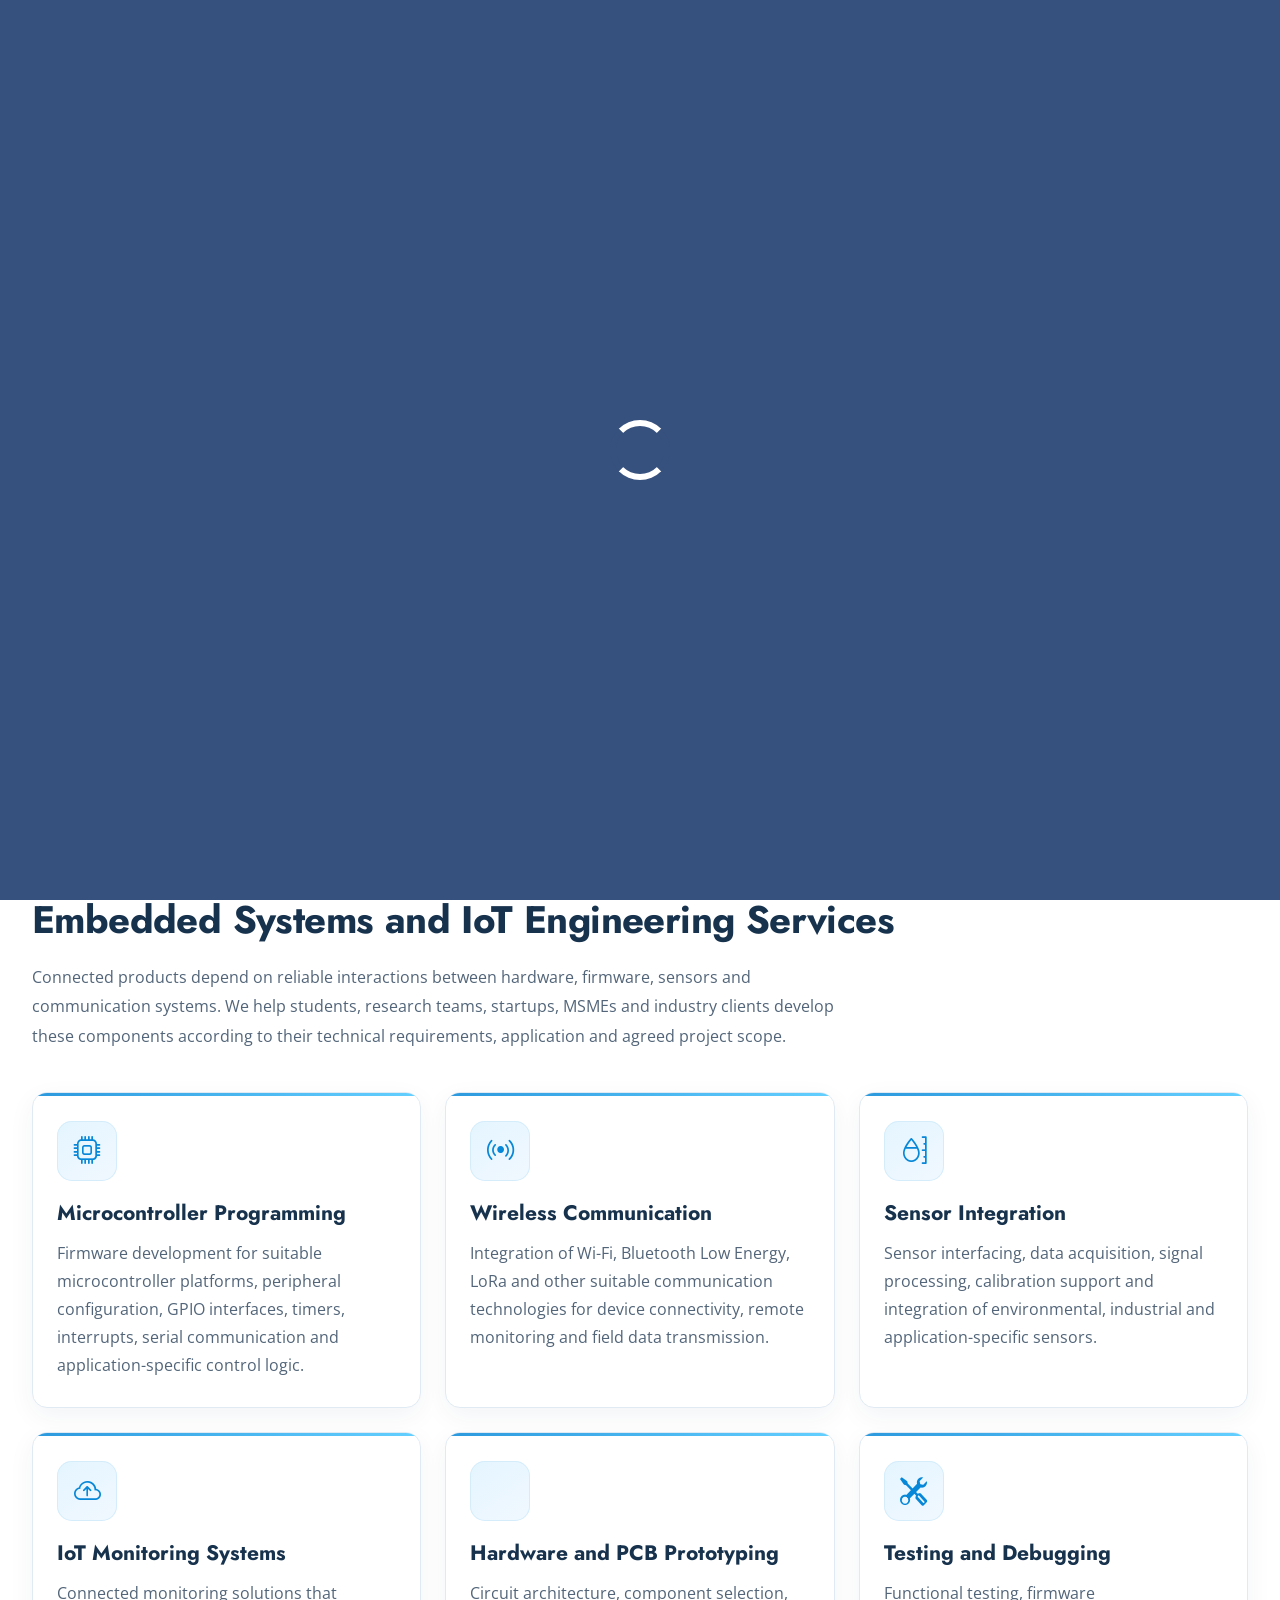
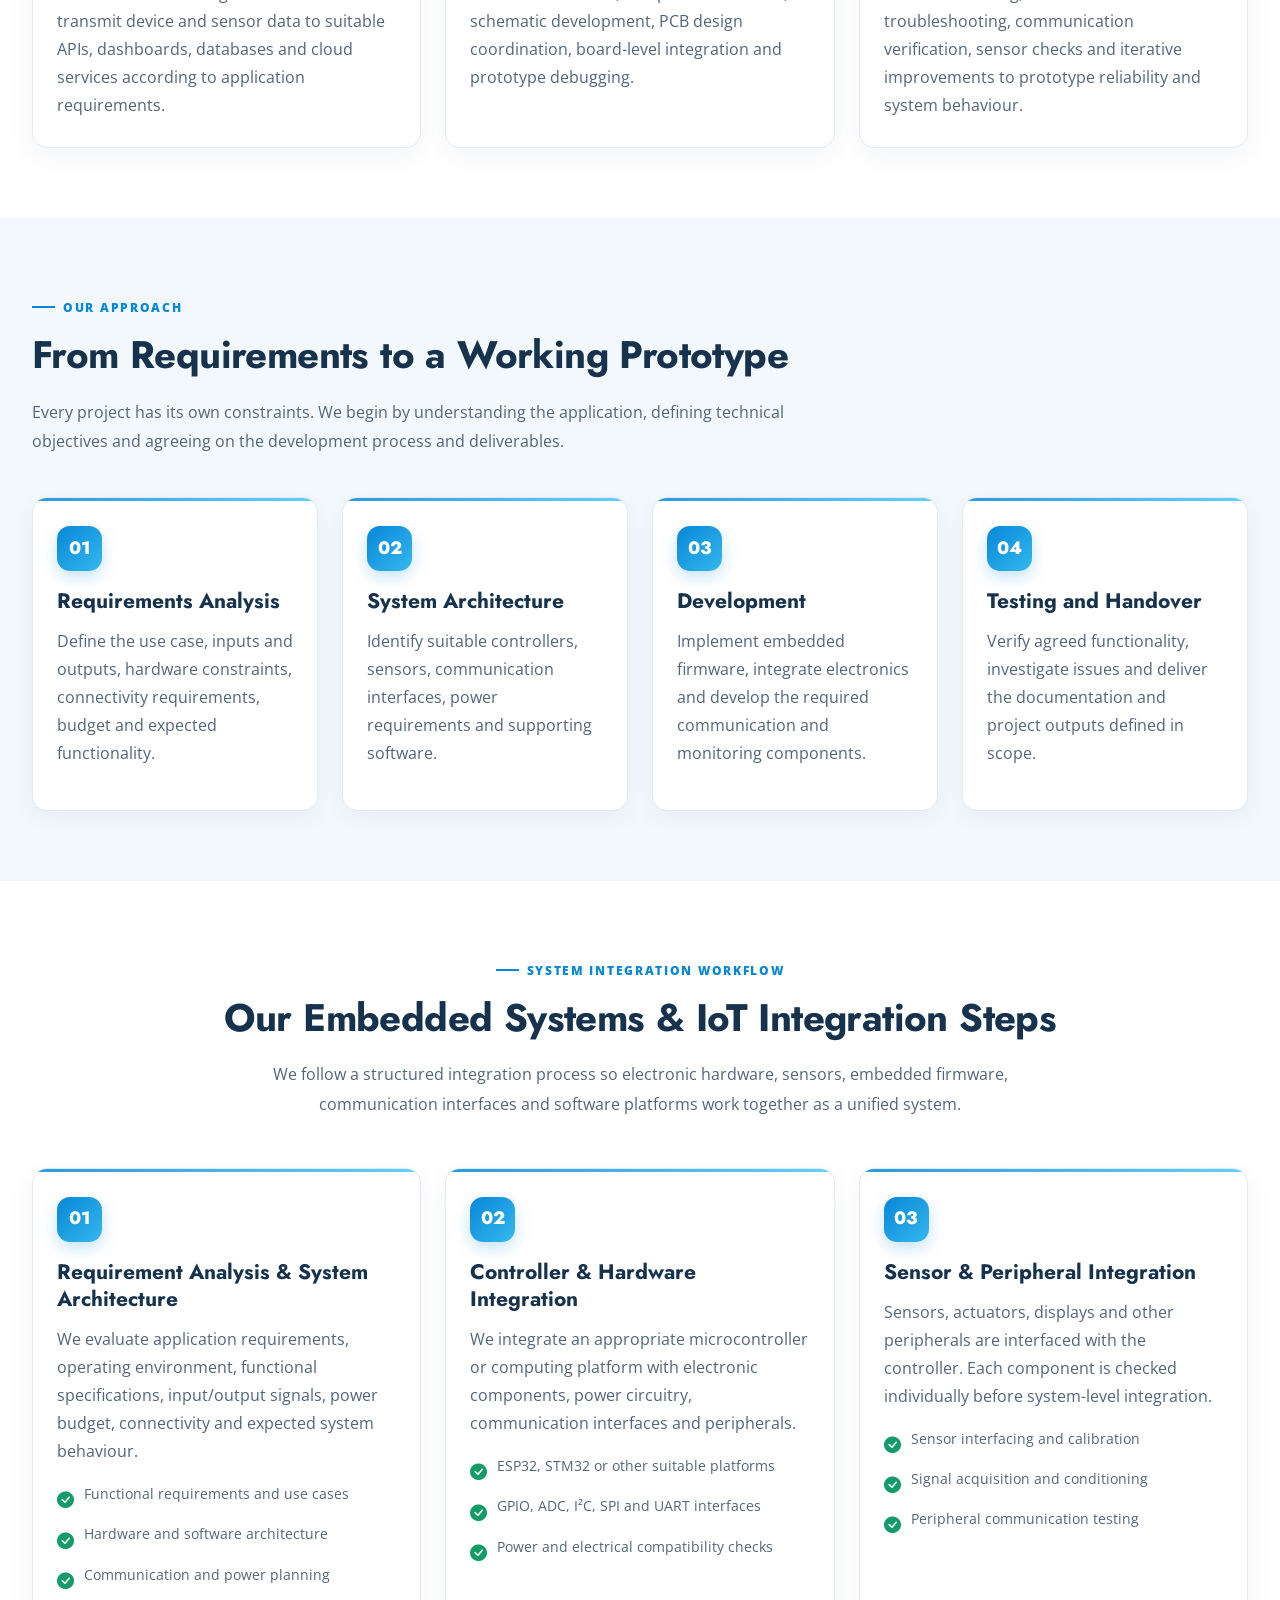
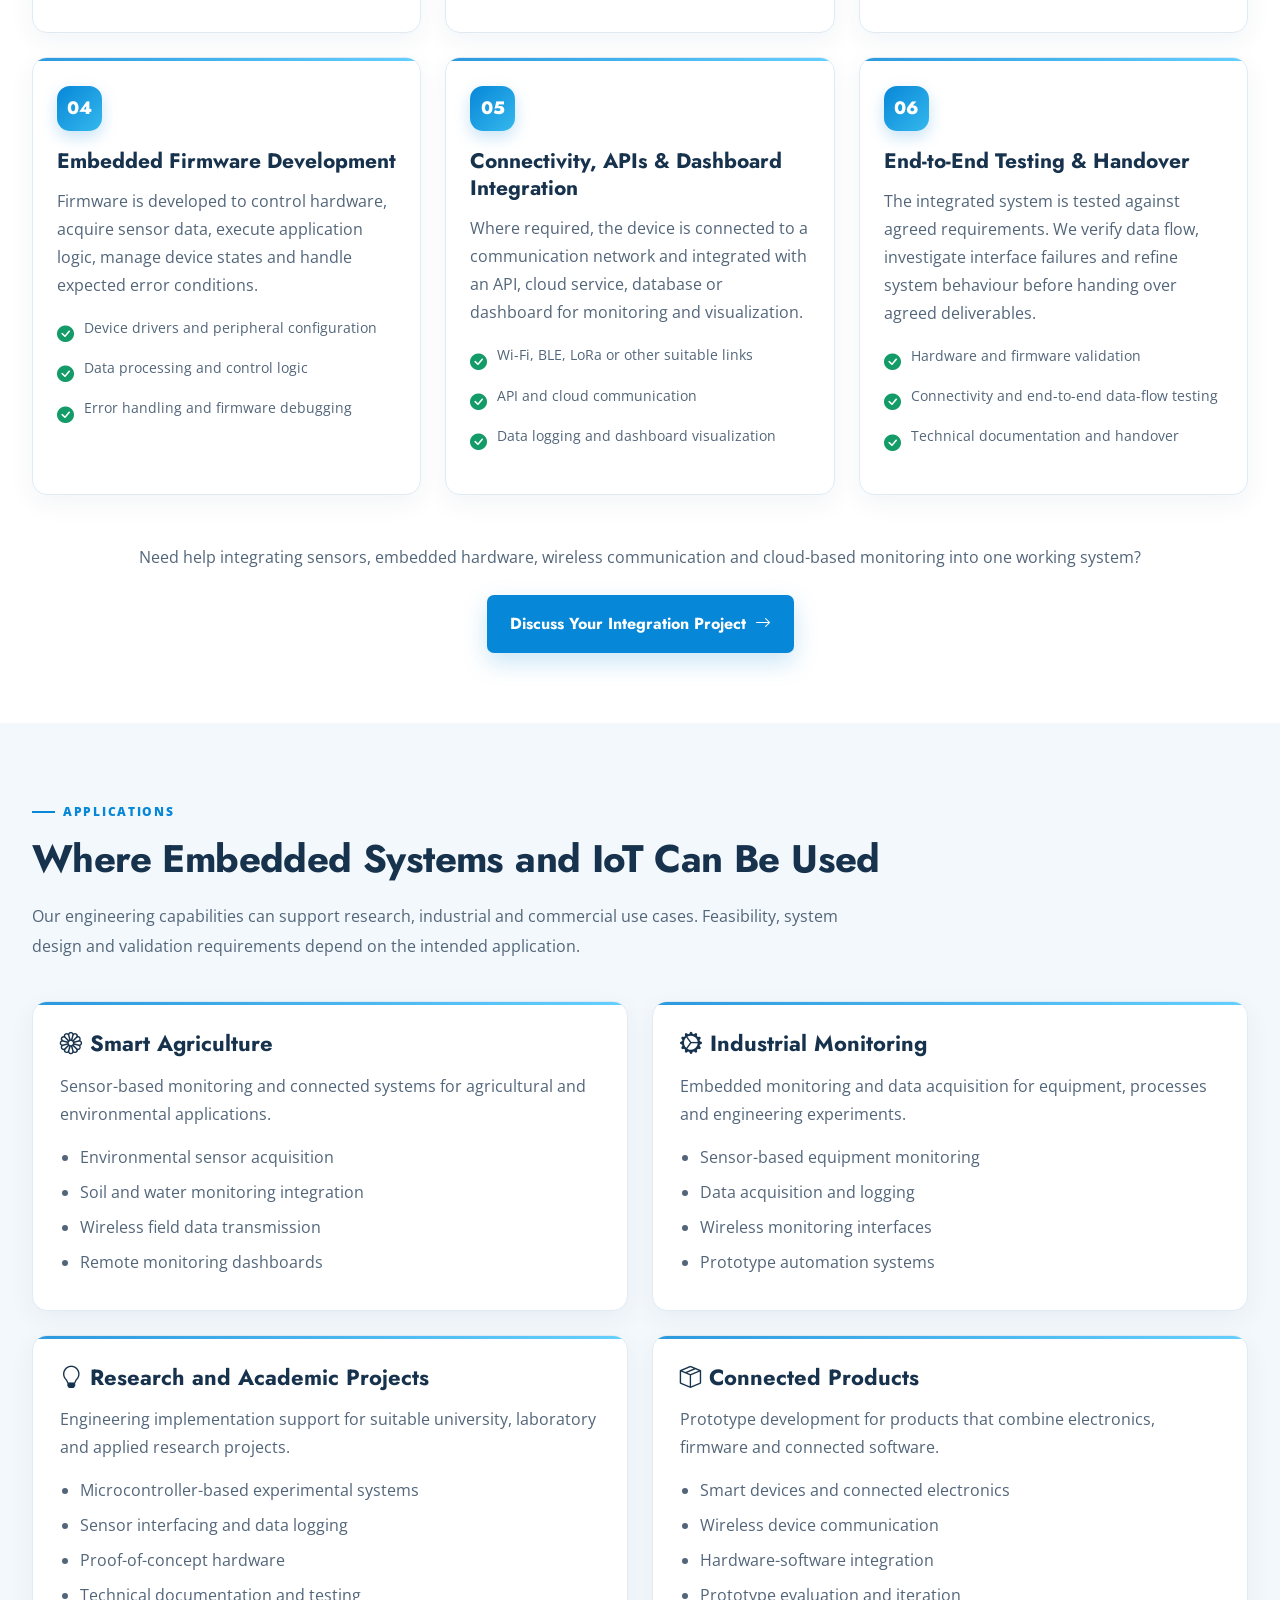
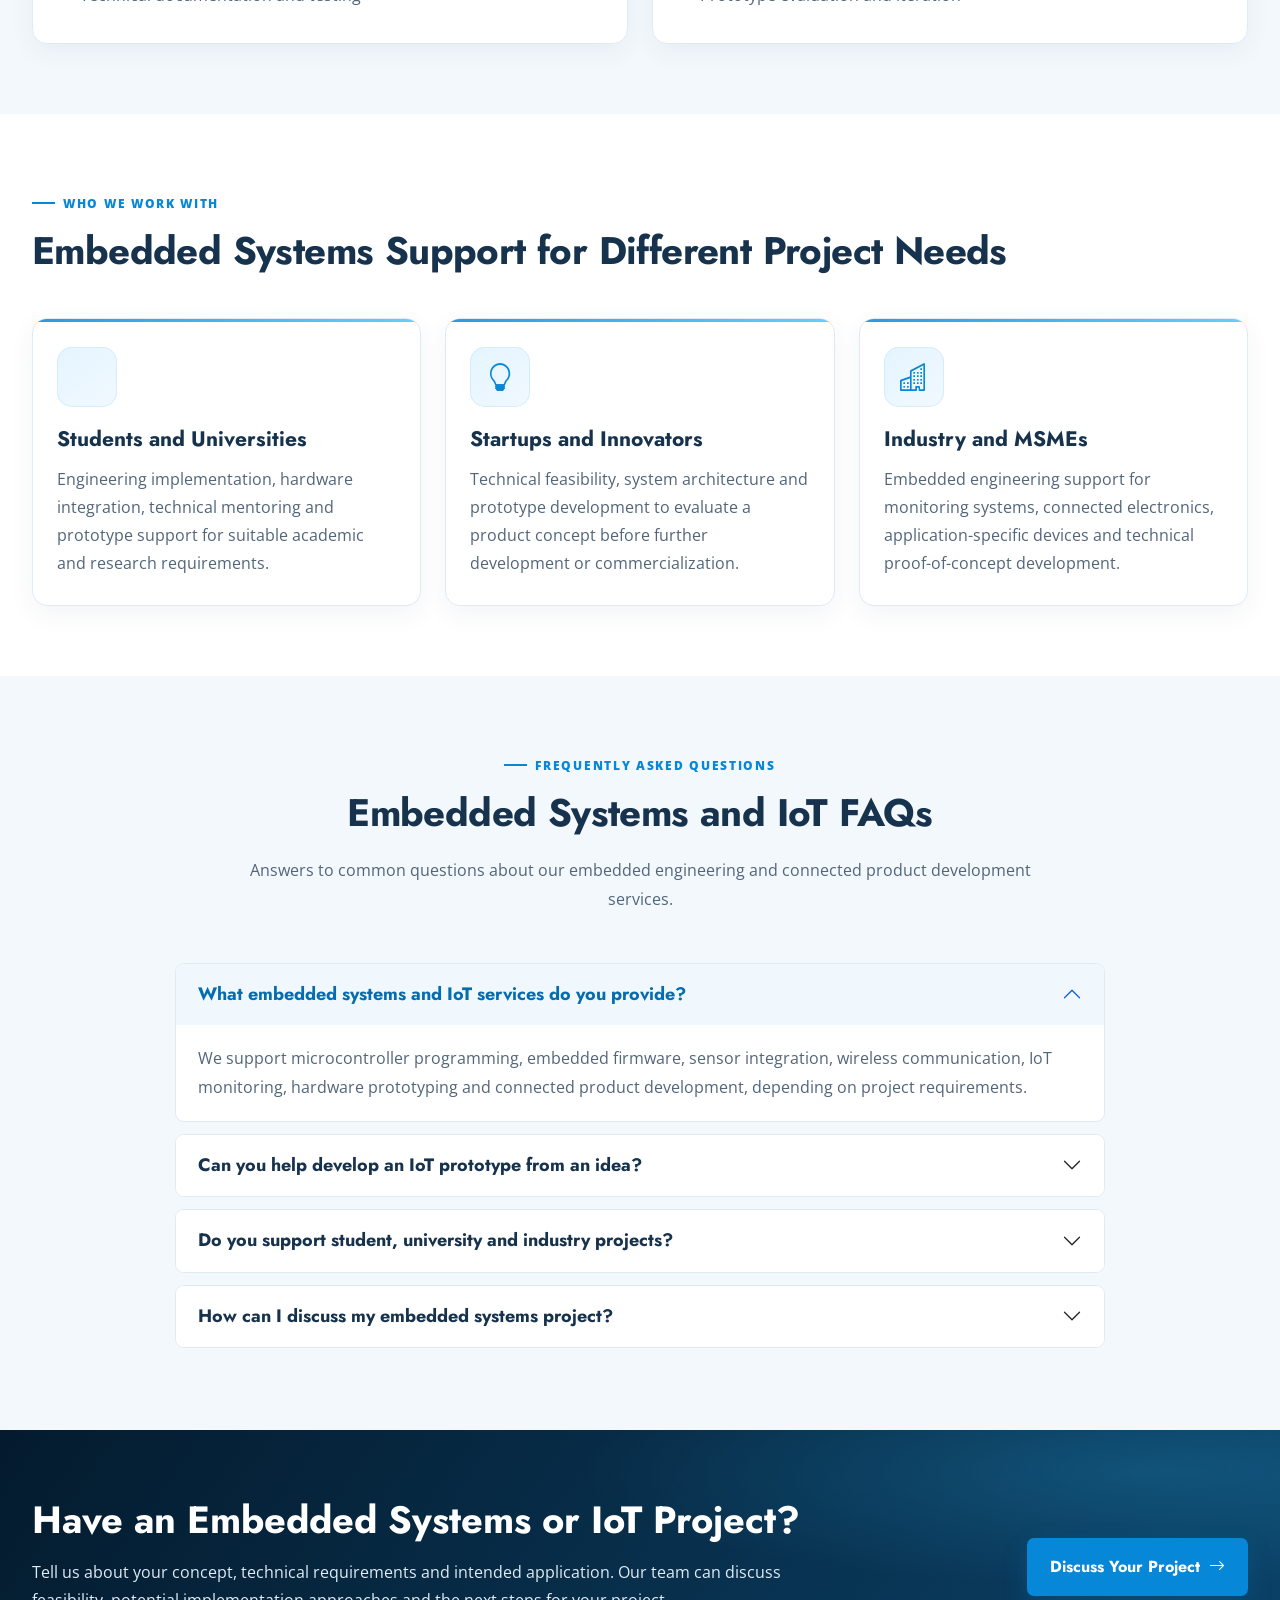
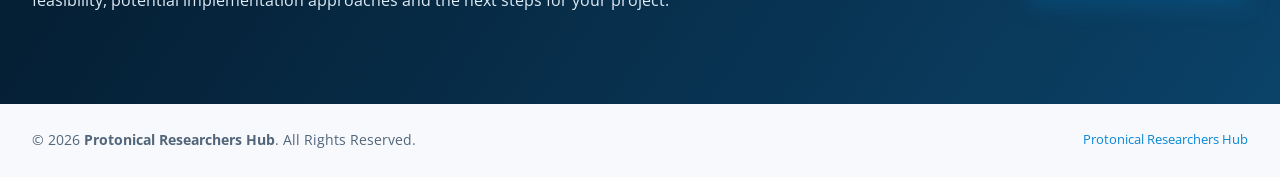
<file: services/embedded-systems-iot.html>
<!DOCTYPE html>
<html lang="en">
<head>
  <meta charset="utf-8">
  <meta name="viewport" content="width=device-width, initial-scale=1">

  <title>Embedded Systems & IoT Development in Bengaluru | Protonical Researchers Hub</title>
  <meta name="description" content="Protonical Researchers Hub provides embedded systems and IoT development in Bengaluru, including firmware, sensor integration, wireless communication, PCB prototyping and connected product engineering.">
  <meta name="keywords" content="embedded systems development Bangalore, IoT development Bangalore, embedded firmware development, sensor integration, PCB prototyping, IoT product development India">
  <meta name="author" content="Protonical Researchers Hub">
  <meta name="robots" content="index, follow, max-image-preview:large">
  <meta name="theme-color" content="#ffffff">

  <link rel="canonical" href="https://researchershub.in/services/embedded-systems-iot.html">
  <link rel="icon" href="../assets/img/favicon.png">
  <link rel="apple-touch-icon" href="../assets/img/apple-touch-icon.png">

  <meta property="og:type" content="website">
  <meta property="og:site_name" content="Protonical Researchers Hub">
  <meta property="og:title" content="Embedded Systems & IoT Development | Protonical Researchers Hub">
  <meta property="og:description" content="Embedded firmware, sensor integration, wireless communication and connected IoT product development in Bengaluru, India.">
  <meta property="og:url" content="https://researchershub.in/services/embedded-systems-iot.html">
  <meta property="og:image" content="https://researchershub.in/assets/img/hero-img.png">
  <meta property="og:image:alt" content="Embedded systems and IoT development at Protonical Researchers Hub">

  <meta name="twitter:card" content="summary_large_image">
  <meta name="twitter:title" content="Embedded Systems & IoT Development">
  <meta name="twitter:description" content="Develop embedded hardware, firmware, sensor interfaces and connected IoT products with Protonical Researchers Hub.">
  <meta name="twitter:image" content="https://researchershub.in/assets/img/hero-img.png">

  <link rel="preconnect" href="https://fonts.googleapis.com">
  <link rel="preconnect" href="https://fonts.gstatic.com" crossorigin>
  <link href="https://fonts.googleapis.com/css?family=Open+Sans:300,400,600,700|Jost:300,400,500,600,700|Poppins:300,400,500,600,700" rel="stylesheet">

  <link href="../assets/vendor/aos/aos.css" rel="stylesheet">
  <link href="../assets/vendor/bootstrap/css/bootstrap.min.css" rel="stylesheet">
  <link href="../assets/vendor/bootstrap-icons/bootstrap-icons.css" rel="stylesheet">
  <link href="../assets/vendor/boxicons/css/boxicons.min.css" rel="stylesheet">
  <link href="../assets/vendor/remixicon/remixicon.css" rel="stylesheet">
  <link href="../assets/css/style.css" rel="stylesheet">

  <script type="application/ld+json">
  {
    "@context": "https://schema.org",
    "@graph": [
      {
        "@type": "Service",
        "@id": "https://researchershub.in/services/embedded-systems-iot.html#service",
        "name": "Embedded Systems and IoT Development",
        "url": "https://researchershub.in/services/embedded-systems-iot.html",
        "description": "Embedded firmware, microcontroller programming, sensor integration, wireless communication, IoT monitoring, hardware prototyping and connected product engineering.",
        "serviceType": [
          "Embedded Systems Development",
          "IoT Development",
          "Embedded Firmware Development",
          "Sensor Integration",
          "Wireless Communication",
          "Hardware Prototyping"
        ],
        "provider": {
          "@type": "Organization",
          "@id": "https://researchershub.in/#organization",
          "name": "Protonical Researchers Hub",
          "url": "https://researchershub.in/",
          "email": "researchershub05@gmail.com",
          "telephone": "+91-8951970904",
          "address": {
            "@type": "PostalAddress",
            "addressLocality": "Bengaluru",
            "addressRegion": "Karnataka",
            "postalCode": "560049",
            "addressCountry": "IN"
          }
        },
        "areaServed": [
          {
            "@type": "City",
            "name": "Bengaluru"
          },
          {
            "@type": "Country",
            "name": "India"
          }
        ]
      },
      {
        "@type": "WebPage",
        "@id": "https://researchershub.in/services/embedded-systems-iot.html#webpage",
        "url": "https://researchershub.in/services/embedded-systems-iot.html",
        "name": "Embedded Systems and IoT Development in Bengaluru",
        "isPartOf": {
          "@type": "WebSite",
          "@id": "https://researchershub.in/#website",
          "url": "https://researchershub.in/",
          "name": "Protonical Researchers Hub"
        },
        "about": {
          "@id": "https://researchershub.in/services/embedded-systems-iot.html#service"
        },
        "inLanguage": "en-IN"
      },
      {
        "@type": "BreadcrumbList",
        "itemListElement": [
          {
            "@type": "ListItem",
            "position": 1,
            "name": "Home",
            "item": "https://researchershub.in/"
          },
          {
            "@type": "ListItem",
            "position": 2,
            "name": "Embedded Systems & IoT Development",
            "item": "https://researchershub.in/services/embedded-systems-iot.html"
          }
        ]
      },
      {
        "@type": "FAQPage",
        "mainEntity": [
          {
            "@type": "Question",
            "name": "What embedded systems and IoT services do you provide?",
            "acceptedAnswer": {
              "@type": "Answer",
              "text": "Protonical Researchers Hub supports microcontroller programming, embedded firmware, sensor integration, wireless communication, IoT monitoring, hardware prototyping and connected product development."
            }
          },
          {
            "@type": "Question",
            "name": "Can you help develop an IoT prototype from an idea?",
            "acceptedAnswer": {
              "@type": "Answer",
              "text": "Depending on the project scope, support may include requirements analysis, hardware selection, firmware development, system integration and prototype testing."
            }
          },
          {
            "@type": "Question",
            "name": "Do you support student and industry projects?",
            "acceptedAnswer": {
              "@type": "Answer",
              "text": "Protonical Researchers Hub works with students, researchers, startups, MSMEs and industry teams on suitable embedded systems, IoT and product development projects."
            }
          },
          {
            "@type": "Question",
            "name": "How can I discuss an embedded systems project?",
            "acceptedAnswer": {
              "@type": "Answer",
              "text": "Contact Protonical Researchers Hub through the website contact form or email researchershub05@gmail.com with your requirements and intended application."
            }
          }
        ]
      }
    ]
  }
  </script>

  <style>
    :root {
      --prh-primary: #0787d8;
      --prh-primary-dark: #056cb0;
      --prh-heading: #17324d;
      --prh-text: #526579;
      --prh-light: #f3f8fc;
      --prh-border: #dfeaf3;
    }

    html {
      scroll-behavior: smooth;
      scroll-padding-top: 105px;
    }

    body {
      font-family: "Open Sans", sans-serif;
      color: var(--prh-text);
      line-height: 1.75;
    }

    h1, h2, h3, h4, h5, h6 {
      font-family: "Jost", sans-serif;
      color: var(--prh-heading);
      font-weight: 700;
      line-height: 1.3;
    }

    a {
      color: var(--prh-primary);
    }

    a:hover {
      color: var(--prh-primary-dark);
    }

    /* HEADER */

    #header {
      min-height: 88px;
      background: #fff !important;
      box-shadow: 0 3px 18px rgba(15, 35, 60, .09);
    }

    #header .container {
      min-height: 88px;
    }

    #header .logo {
      display: flex;
      align-items: center;
      gap: 12px;
      max-width: 390px;
    }

    #header .logo img {
      max-height: 64px;
      width: auto;
      max-width: 94px;
      object-fit: contain;
    }

    .brand-wordmark {
      display: flex;
      flex-direction: column;
      line-height: 1.1;
      white-space: nowrap;
    }

    .brand-wordmark strong {
      font-size: 21px;
      letter-spacing: .5px;
      font-weight: 800;
      color: var(--prh-heading);
    }

    .brand-wordmark span {
      margin-top: 5px;
      color: var(--prh-primary);
      font-family: "Poppins", sans-serif;
      font-size: 10px;
      font-weight: 700;
      letter-spacing: 2.5px;
    }

    #header .navbar a,
    #header .navbar a:focus {
      color: var(--prh-heading);
    }

    #header .navbar a:hover,
    #header .navbar .active {
      color: var(--prh-primary);
    }

    .nav-contact {
      display: inline-flex !important;
      align-items: center;
      gap: 8px;
      margin-left: 8px;
      padding: 10px 17px !important;
      border-radius: 7px;
      background: var(--prh-primary);
      color: #fff !important;
      font-weight: 700;
    }

    .nav-contact:hover {
      background: var(--prh-primary-dark);
      color: #fff !important;
    }

    /* MODERN HERO */

    .service-hero {
      position: relative;
      overflow: hidden;
      min-height: 630px;
      padding: 145px 0 90px;
      background:
        radial-gradient(ellipse at 85% 25%, rgba(0, 173, 239, .25), transparent 35%),
        radial-gradient(ellipse at 15% 90%, rgba(23, 92, 173, .25), transparent 35%),
        linear-gradient(125deg, #041526 0%, #082c49 55%, #064b70 100%);
    }

    .service-hero::before {
      position: absolute;
      inset: 0;
      content: "";
      pointer-events: none;
      opacity: .15;
      background-image:
        linear-gradient(rgba(255,255,255,.10) 1px, transparent 1px),
        linear-gradient(90deg, rgba(255,255,255,.10) 1px, transparent 1px);
      background-size: 38px 38px;
      -webkit-mask-image: linear-gradient(to right, transparent, #000);
      mask-image: linear-gradient(to right, transparent, #000);
    }

    .service-hero .container {
      position: relative;
      z-index: 1;
    }

    .service-hero h1 {
      margin-bottom: 24px;
      color: #fff;
      font-size: clamp(38px, 4.2vw, 62px);
      line-height: 1.08;
      letter-spacing: -1.8px;
    }

    .service-hero h1 span {
      display: inline-block;
      color: #55d5ff;
      background: linear-gradient(90deg, #55d5ff, #83aaff);
      -webkit-background-clip: text;
      background-clip: text;
      -webkit-text-fill-color: transparent;
    }

    .service-hero p {
      max-width: 600px;
      margin-bottom: 28px;
      color: #d0e0ed;
      font-size: 16px;
      line-height: 1.9;
    }

    .hero-eyebrow {
      display: inline-flex;
      align-items: center;
      gap: 10px;
      margin-bottom: 19px;
      padding: 9px 14px;
      border: 1px solid rgba(88, 201, 255, .28);
      border-radius: 30px;
      background: rgba(25, 143, 204, .12);
      color: #63ccff;
      font-size: 11px;
      font-weight: 700;
      letter-spacing: 1.5px;
      text-transform: uppercase;
    }

    .hero-eyebrow::before {
      width: 22px;
      height: 2px;
      background: #45bfff;
      content: "";
    }

    .hero-actions {
      display: flex;
      flex-wrap: wrap;
      gap: 13px;
      margin-top: 30px;
    }

    .btn-prh,
    .btn-prh-outline {
      display: inline-flex;
      align-items: center;
      justify-content: center;
      gap: 9px;
      min-height: 49px;
      padding: 13px 21px;
      border: 2px solid var(--prh-primary);
      border-radius: 7px;
      font-family: "Jost", sans-serif;
      font-weight: 700;
      text-decoration: none;
      transition: background .2s ease, color .2s ease, transform .2s ease;
    }

    .btn-prh {
      background: var(--prh-primary);
      color: #fff;
      box-shadow: 0 9px 25px rgba(0, 135, 216, .22);
    }

    .btn-prh:hover {
      transform: translateY(-2px);
      border-color: var(--prh-primary-dark);
      background: var(--prh-primary-dark);
      color: #fff;
    }

    .btn-prh-outline {
      border-color: rgba(255,255,255,.7);
      background: transparent;
      color: #fff;
    }

    .btn-prh-outline:hover {
      background: #fff;
      color: var(--prh-heading);
    }

    /* CSS-BASED IoT ARCHITECTURE VISUAL */

    .iot-visual-stage {
      position: relative;
      display: flex;
      align-items: center;
      justify-content: center;
      min-height: 410px;
      padding: 20px;
    }

    .iot-glow {
      position: absolute;
      width: 270px;
      height: 270px;
      border-radius: 50%;
      background: rgba(18, 165, 237, .17);
      filter: blur(55px);
    }

    .iot-dashboard {
      position: relative;
      z-index: 1;
      width: 100%;
      max-width: 445px;
      padding: 22px;
      border: 1px solid rgba(125, 209, 255, .30);
      border-radius: 18px;
      background: linear-gradient(145deg, rgba(15, 51, 78, .96), rgba(5, 29, 49, .96));
      box-shadow: 0 25px 65px rgba(0,0,0,.28);
    }

    .iot-dashboard-header {
      display: flex;
      align-items: center;
      justify-content: space-between;
      gap: 10px;
      padding-bottom: 17px;
      border-bottom: 1px solid rgba(255,255,255,.12);
    }

    .iot-dashboard-title {
      color: #fff;
      font-size: 14px;
      font-weight: 700;
      letter-spacing: .2px;
    }

    .iot-live {
      flex-shrink: 0;
      color: #5af2bd;
      font-size: 10px;
      font-weight: 800;
      letter-spacing: .8px;
    }

    .iot-live::before {
      display: inline-block;
      width: 7px;
      height: 7px;
      margin-right: 6px;
      border-radius: 50%;
      background: #5af2bd;
      content: "";
      box-shadow: 0 0 10px rgba(90,242,189,.65);
    }

    .iot-flow {
      display: grid;
      grid-template-columns: minmax(0, 1fr) 30px minmax(0, 1fr);
      align-items: center;
      gap: 8px;
      padding: 23px 0;
    }

    .iot-flow-column {
      display: grid;
      gap: 11px;
    }

    .iot-node {
      display: flex;
      flex-direction: column;
      align-items: center;
      justify-content: center;
      gap: 6px;
      min-width: 0;
      min-height: 84px;
      padding: 13px 8px;
      border: 1px solid rgba(144, 209, 255, .20);
      border-radius: 11px;
      background: rgba(255,255,255,.055);
      text-align: center;
      color: #dbeaf6;
    }

    .iot-node i {
      color: #51c9ff;
      font-size: 24px;
    }

    .iot-node strong {
      color: #fff;
      font-size: 12px;
      line-height: 1.4;
    }

    .iot-node small {
      color: #9fbdd1;
      font-size: 10px;
      line-height: 1.4;
    }

    .iot-node.controller {
      min-height: 111px;
      border-color: rgba(65, 191, 255, .55);
      background: linear-gradient(145deg, rgba(0,139,220,.30), rgba(0,87,149,.14));
    }

    .iot-connector {
      display: flex;
      align-items: center;
      justify-content: center;
      color: #4bc8ff;
      font-size: 23px;
    }

    .iot-dashboard-footer {
      display: grid;
      grid-template-columns: repeat(3, minmax(0, 1fr));
      gap: 9px;
      padding-top: 15px;
      border-top: 1px solid rgba(255,255,255,.12);
    }

    .iot-status-item {
      padding: 11px 8px;
      border-radius: 8px;
      background: rgba(255,255,255,.05);
      text-align: center;
    }

    .iot-status-item span {
      display: block;
      margin-bottom: 4px;
      color: #9fbdd1;
      font-size: 10px;
    }

    .iot-status-item strong {
      color: #e9f7ff;
      font-size: 11px;
    }

    .iot-tech-strip {
      display: flex;
      align-items: center;
      flex-wrap: wrap;
      gap: 10px;
      margin-top: 25px;
    }

    .iot-tech-strip span {
      display: inline-flex;
      align-items: center;
      gap: 7px;
      padding: 7px 12px;
      border: 1px solid rgba(160,215,249,.22);
      border-radius: 30px;
      background: rgba(255,255,255,.045);
      color: #dbeaf6;
      font-size: 11px;
      font-weight: 600;
    }

    .iot-tech-strip i {
      color: #59ceff;
      font-size: 14px;
    }

    /* BREADCRUMB */

    .breadcrumb-band {
      padding: 13px 0;
      border-bottom: 1px solid var(--prh-border);
      background: #f2f6fa;
      font-size: 13px;
    }

    .breadcrumb-band a {
      text-decoration: none;
    }

    .breadcrumb-band .separator {
      display: inline-block;
      margin: 0 9px;
      color: #8c9aaa;
    }

    /* GENERAL SECTION STYLES */

    .content-section {
      padding: 70px 0;
    }

    .content-section.section-soft {
      background: var(--prh-light);
    }

    .section-eyebrow {
      display: inline-flex;
      align-items: center;
      gap: 8px;
      margin-bottom: 12px;
      color: var(--prh-primary);
      font-size: 12px;
      font-weight: 800;
      letter-spacing: 1.7px;
      text-transform: uppercase;
    }

    .section-eyebrow::before {
      display: inline-block;
      width: 23px;
      height: 2px;
      background: var(--prh-primary);
      content: "";
    }

    .section-heading {
      margin-bottom: 18px;
      font-size: clamp(27px, 3vw, 39px);
      letter-spacing: -.6px;
    }

    .section-intro {
      max-width: 820px;
      font-size: 16px;
      line-height: 1.85;
    }

    /* SERVICE CARDS */

    .service-card,
    .integration-step,
    .application-box {
      position: relative;
      height: 100%;
      overflow: hidden;
      padding: 28px 24px;
      border: 1px solid #e0eaf3;
      border-radius: 15px;
      background: #fff;
      box-shadow: 0 8px 27px rgba(21,55,85,.055);
      transition: transform .25s ease, box-shadow .25s ease, border-color .25s ease;
    }

    .service-card::before,
    .integration-step::before,
    .application-box::before {
      position: absolute;
      inset: 0 0 auto;
      height: 3px;
      background: linear-gradient(90deg, #0787d8, #48c7ff);
      content: "";
      opacity: .85;
    }

    .service-card:hover,
    .integration-step:hover,
    .application-box:hover {
      transform: translateY(-6px);
      border-color: #b8dff5;
      box-shadow: 0 17px 38px rgba(21,75,117,.12);
    }

    .service-icon {
      display: flex;
      align-items: center;
      justify-content: center;
      width: 60px;
      height: 60px;
      margin-bottom: 19px;
      border-radius: 15px;
      background: linear-gradient(145deg, #e4f5ff, #f1f8ff);
      box-shadow: inset 0 0 0 1px #d5edfb;
      color: var(--prh-primary);
      font-size: 27px;
    }

    .service-card h3 {
      margin-bottom: 12px;
      font-size: 21px;
    }

    .service-card p {
      margin-bottom: 0;
    }

    /* INTEGRATION WORKFLOW */

    .process-number {
      display: inline-flex;
      align-items: center;
      justify-content: center;
      width: 45px;
      height: 45px;
      margin-bottom: 17px;
      border-radius: 13px;
      background: linear-gradient(135deg, #0787d8, #35b8ed);
      box-shadow: 0 6px 16px rgba(7,135,216,.23);
      color: #fff;
      font-family: "Jost", sans-serif;
      font-size: 18px;
      font-weight: 800;
    }

    .integration-step h3 {
      margin-bottom: 12px;
      font-size: 21px;
    }

    .integration-step p {
      margin-bottom: 15px;
    }

    .check-list {
      list-style: none;
      padding: 0;
      margin: 18px 0 0;
    }

    .check-list li {
      display: flex;
      align-items: flex-start;
      gap: 10px;
      margin-bottom: 10px;
      font-size: 14px;
      line-height: 1.6;
    }

    .check-list i {
      flex-shrink: 0;
      margin-top: 3px;
      color: #139b68;
      font-size: 17px;
    }

    /* APPLICATIONS */

    .application-box {
      padding: 27px;
    }

    .application-box h3 {
      margin-bottom: 14px;
      font-size: 22px;
    }

    .application-box p {
      margin-bottom: 15px;
    }

    .application-box ul {
      padding-left: 20px;
      margin-bottom: 0;
    }

    .application-box li {
      margin-bottom: 7px;
    }

    /* FAQ */

    .faq-list {
      max-width: 930px;
      margin: 0 auto;
    }

    .faq-list .accordion-item {
      overflow: hidden;
      margin-bottom: 12px;
      border: 1px solid var(--prh-border);
      border-radius: 9px;
    }

    .faq-list .accordion-button {
      padding: 19px 22px;
      background: #fff;
      box-shadow: none;
      color: var(--prh-heading);
      font-family: "Jost", sans-serif;
      font-size: 18px;
      font-weight: 700;
    }

    .faq-list .accordion-button:not(.collapsed) {
      background: #f1f8fd;
      color: var(--prh-primary-dark);
    }

    .faq-list .accordion-body {
      padding: 19px 22px;
      color: var(--prh-text);
      line-height: 1.8;
    }

    /* CALL TO ACTION */

    .cta-section {
      position: relative;
      overflow: hidden;
      padding: 65px 0;
      background:
        radial-gradient(ellipse at 90% 15%, rgba(44,170,224,.22), transparent 35%),
        linear-gradient(125deg, #041b2e, #0b4268);
    }

    .cta-section h2 {
      margin-bottom: 14px;
      color: #fff;
      font-size: clamp(27px, 3vw, 38px);
    }

    .cta-section p {
      max-width: 780px;
      margin-bottom: 25px;
      color: #dfebf5;
      font-size: 16px;
    }

    .cta-section .btn-prh {
      white-space: nowrap;
    }

    /* FOOTER */

    #footer {
      background: #f7f9fc;
    }

    #footer .footer-bottom {
      padding-top: 24px;
      padding-bottom: 24px;
    }

    #footer .copyright,
    #footer .credits {
      color: #526579;
    }

    /* TABLET */

    @media (max-width: 991px) {
      #header,
      #header .container {
        min-height: 78px;
      }

      #header .logo img {
        max-height: 53px;
        max-width: 75px;
      }

      .brand-wordmark strong {
        font-size: 16px;
      }

      .brand-wordmark span {
        font-size: 9px;
        letter-spacing: 1.5px;
      }

      .service-hero {
        padding: 120px 0 60px;
        text-align: center;
      }

      .service-hero p {
        margin-right: auto;
        margin-left: auto;
      }

      .hero-actions,
      .iot-tech-strip {
        justify-content: center;
      }

      .iot-visual-stage {
        min-height: auto;
        padding: 35px 8px 5px;
      }

      .iot-dashboard {
        max-width: 510px;
      }

      .section-intro {
        margin-right: auto;
        margin-left: auto;
      }
    }

    /* MOBILE */

    @media (max-width: 575px) {
      #header .logo {
        gap: 7px;
      }

      #header .logo img {
        max-width: 55px;
      }

      .brand-wordmark strong {
        font-size: 13px;
      }

      .brand-wordmark span {
        font-size: 8px;
        letter-spacing: 1px;
      }

      .service-hero {
        padding: 112px 0 50px;
      }

      .service-hero h1 {
        font-size: 36px;
        letter-spacing: -.8px;
      }

      .service-hero p {
        font-size: 15px;
      }

      .hero-actions {
        flex-direction: column;
        align-items: stretch;
      }

      .hero-actions a {
        width: 100%;
      }

      .iot-dashboard {
        padding: 15px;
        border-radius: 14px;
      }

      .iot-dashboard-title {
        font-size: 12px;
      }

      .iot-flow {
        grid-template-columns: minmax(0, 1fr) 23px minmax(0, 1fr);
        gap: 5px;
        padding: 17px 0;
      }

      .iot-node {
        min-height: 77px;
        padding: 9px 5px;
      }

      .iot-node.controller {
        min-height: 103px;
      }

      .iot-node strong {
        font-size: 10px;
      }

      .iot-node small {
        font-size: 9px;
      }

      .iot-dashboard-footer {
        gap: 6px;
      }

      .iot-status-item {
        padding: 9px 4px;
      }

      .iot-status-item span,
      .iot-status-item strong {
        font-size: 9px;
      }

      .iot-tech-strip span {
        font-size: 10px;
      }

      .content-section {
        padding: 48px 0;
      }

      .service-card,
      .integration-step {
        padding: 23px 19px;
      }

      .application-box {
        padding: 22px 19px;
      }

      .cta-section .btn-prh {
        white-space: normal;
      }
    }

    @media (prefers-reduced-motion: reduce) {
      html {
        scroll-behavior: auto;
      }

      *,
      *::before,
      *::after {
        animation-duration: .01ms !important;
        transition-duration: .01ms !important;
      }
    }
  </style>
</head>

<body>

  <!-- HEADER -->
  <header id="header" class="fixed-top">
    <div class="container d-flex align-items-center justify-content-between">

      <a href="../index.html" class="logo" aria-label="Protonical Researchers Hub homepage">
        <img
          src="../assets/img/logo.png"
          alt="Protonical Researchers Hub logo"
          width="94"
          height="64"
        >
        <span class="brand-wordmark">
          <strong>PROTONICAL</strong>
          <span>RESEARCHERS HUB</span>
        </span>
      </a>

      <nav id="navbar" class="navbar" aria-label="Main navigation">
        <ul>
          <li><a class="nav-link" href="../index.html#hero">Home</a></li>
          <li><a class="nav-link" href="../index.html#about">About</a></li>
          <li><a class="nav-link active" href="#our-capabilities">Services</a></li>
          <li><a class="nav-link" href="../index.html#portfolio">Portfolio</a></li>
          <li><a class="nav-link" href="../index.html#team">Our Team</a></li>
          <li>
            <a class="nav-link nav-contact" href="../index.html#contact">
              Discuss Your Project <i class="bi bi-arrow-right"></i>
            </a>
          </li>
        </ul>
        <i class="bi bi-list mobile-nav-toggle" aria-label="Toggle navigation"></i>
      </nav>

    </div>
  </header>


  <main id="main">

    <!-- MODERN HERO WITH IOT ARCHITECTURE -->
    <section class="service-hero" id="service-overview">
      <div class="container">
        <div class="row align-items-center">

          <div class="col-lg-7" data-aos="fade-up">

            <div class="hero-eyebrow">
              Engineering · Connectivity · Innovation
            </div>

            <h1>
              We Engineer
              <span>Connected Technology</span>
            </h1>

            <p>
              From embedded firmware and sensor integration to wireless
              communication and cloud-connected monitoring, we help turn
              engineering concepts into working electronic systems and
              practical IoT prototypes.
            </p>

            <div class="hero-actions">
              <a href="../index.html#contact" class="btn-prh">
                <i class="bi bi-rocket-takeoff"></i>
                Start Your Project
              </a>

              <a href="#integration-steps" class="btn-prh-outline">
                <i class="bi bi-diagram-3"></i>
                Explore Integration
              </a>
            </div>

            <div class="iot-tech-strip">
              <span><i class="bi bi-cpu"></i> Embedded Firmware</span>
              <span><i class="bi bi-broadcast"></i> Wireless IoT</span>
              <span><i class="bi bi-motherboard"></i> Hardware Design</span>
            </div>

          </div>

          <div class="col-lg-5" data-aos="zoom-in" data-aos-delay="150">

            <div class="iot-visual-stage">
              <div class="iot-glow"></div>

              <div class="iot-dashboard">

                <div class="iot-dashboard-header">
                  <span class="iot-dashboard-title">
                    <i class="bi bi-grid-1x2-fill me-2"></i>
                    Connected System Architecture
                  </span>
                  <span class="iot-live">SYSTEM FLOW</span>
                </div>

                <div class="iot-flow">

                  <div class="iot-flow-column">

                    <div class="iot-node">
                      <i class="bi bi-moisture"></i>
                      <strong>Sensors</strong>
                      <small>Data acquisition</small>
                    </div>

                    <div class="iot-node">
                      <i class="bi bi-speedometer2"></i>
                      <strong>Measurements</strong>
                      <small>Signal processing</small>
                    </div>

                  </div>

                  <div class="iot-connector" aria-hidden="true">
                    <i class="bi bi-arrow-right"></i>
                  </div>

                  <div class="iot-flow-column">

                    <div class="iot-node controller">
                      <i class="bi bi-cpu"></i>
                      <strong>Embedded Controller</strong>
                      <small>Firmware &amp; control</small>
                    </div>

                    <div class="iot-node">
                      <i class="bi bi-cloud-arrow-up"></i>
                      <strong>IoT Dashboard</strong>
                      <small>Monitoring &amp; logging</small>
                    </div>

                  </div>

                </div>

                <div class="iot-dashboard-footer">

                  <div class="iot-status-item">
                    <span>Hardware</span>
                    <strong>Integration</strong>
                  </div>

                  <div class="iot-status-item">
                    <span>Firmware</span>
                    <strong>Control Logic</strong>
                  </div>

                  <div class="iot-status-item">
                    <span>Connectivity</span>
                    <strong>Data Flow</strong>
                  </div>

                </div>

              </div>
            </div>

          </div>

        </div>
      </div>
    </section>


    <!-- BREADCRUMB -->
    <div class="breadcrumb-band">
      <div class="container">
        <a href="../index.html">Home</a>
        <span class="separator">/</span>
        <span aria-current="page">Embedded Systems &amp; IoT Development</span>
      </div>
    </div>


    <!-- CAPABILITIES -->
    <section class="content-section" id="our-capabilities">
      <div class="container" data-aos="fade-up">

        <span class="section-eyebrow">Our Capabilities</span>

        <h2 class="section-heading">
          Embedded Systems and IoT Engineering Services
        </h2>

        <p class="section-intro">
          Connected products depend on reliable interactions between hardware,
          firmware, sensors and communication systems. We help students,
          research teams, startups, MSMEs and industry clients develop these
          components according to their technical requirements, application
          and agreed project scope.
        </p>

        <div class="row g-4 mt-3">

          <div class="col-lg-4 col-md-6">
            <article class="service-card">
              <div class="service-icon" aria-hidden="true">
                <i class="bi bi-cpu"></i>
              </div>
              <h3>Microcontroller Programming</h3>
              <p>
                Firmware development for suitable microcontroller platforms,
                peripheral configuration, GPIO interfaces, timers, interrupts,
                serial communication and application-specific control logic.
              </p>
            </article>
          </div>

          <div class="col-lg-4 col-md-6">
            <article class="service-card">
              <div class="service-icon" aria-hidden="true">
                <i class="bi bi-broadcast"></i>
              </div>
              <h3>Wireless Communication</h3>
              <p>
                Integration of Wi-Fi, Bluetooth Low Energy, LoRa and other
                suitable communication technologies for device connectivity,
                remote monitoring and field data transmission.
              </p>
            </article>
          </div>

          <div class="col-lg-4 col-md-6">
            <article class="service-card">
              <div class="service-icon" aria-hidden="true">
                <i class="bi bi-moisture"></i>
              </div>
              <h3>Sensor Integration</h3>
              <p>
                Sensor interfacing, data acquisition, signal processing,
                calibration support and integration of environmental,
                industrial and application-specific sensors.
              </p>
            </article>
          </div>

          <div class="col-lg-4 col-md-6">
            <article class="service-card">
              <div class="service-icon" aria-hidden="true">
                <i class="bi bi-cloud-arrow-up"></i>
              </div>
              <h3>IoT Monitoring Systems</h3>
              <p>
                Connected monitoring solutions that transmit device and sensor
                data to suitable APIs, dashboards, databases and cloud services
                according to application requirements.
              </p>
            </article>
          </div>

          <div class="col-lg-4 col-md-6">
            <article class="service-card">
              <div class="service-icon" aria-hidden="true">
                <i class="bi bi-motherboard"></i>
              </div>
              <h3>Hardware and PCB Prototyping</h3>
              <p>
                Circuit architecture, component selection, schematic
                development, PCB design coordination, board-level integration
                and prototype debugging.
              </p>
            </article>
          </div>

          <div class="col-lg-4 col-md-6">
            <article class="service-card">
              <div class="service-icon" aria-hidden="true">
                <i class="bi bi-tools"></i>
              </div>
              <h3>Testing and Debugging</h3>
              <p>
                Functional testing, firmware troubleshooting, communication
                verification, sensor checks and iterative improvements to
                prototype reliability and system behaviour.
              </p>
            </article>
          </div>

        </div>
      </div>
    </section>


    <!-- DEVELOPMENT PROCESS -->
    <section class="content-section section-soft" id="development-process">
      <div class="container" data-aos="fade-up">

        <span class="section-eyebrow">Our Approach</span>

        <h2 class="section-heading">
          From Requirements to a Working Prototype
        </h2>

        <p class="section-intro">
          Every project has its own constraints. We begin by understanding
          the application, defining technical objectives and agreeing on
          the development process and deliverables.
        </p>

        <div class="row g-4 mt-3">

          <div class="col-lg-3 col-md-6">
            <article class="integration-step">
              <span class="process-number">01</span>
              <h3>Requirements Analysis</h3>
              <p>
                Define the use case, inputs and outputs, hardware constraints,
                connectivity requirements, budget and expected functionality.
              </p>
            </article>
          </div>

          <div class="col-lg-3 col-md-6">
            <article class="integration-step">
              <span class="process-number">02</span>
              <h3>System Architecture</h3>
              <p>
                Identify suitable controllers, sensors, communication
                interfaces, power requirements and supporting software.
              </p>
            </article>
          </div>

          <div class="col-lg-3 col-md-6">
            <article class="integration-step">
              <span class="process-number">03</span>
              <h3>Development</h3>
              <p>
                Implement embedded firmware, integrate electronics and
                develop the required communication and monitoring components.
              </p>
            </article>
          </div>

          <div class="col-lg-3 col-md-6">
            <article class="integration-step">
              <span class="process-number">04</span>
              <h3>Testing and Handover</h3>
              <p>
                Verify agreed functionality, investigate issues and deliver
                the documentation and project outputs defined in scope.
              </p>
            </article>
          </div>

        </div>
      </div>
    </section>


    <!-- SIX INTEGRATION STEPS -->
    <section class="content-section" id="integration-steps">
      <div class="container" data-aos="fade-up">

        <div class="text-center mb-5">
          <span class="section-eyebrow">System Integration Workflow</span>

          <h2 class="section-heading">
            Our Embedded Systems &amp; IoT Integration Steps
          </h2>

          <p class="section-intro mx-auto">
            We follow a structured integration process so electronic hardware,
            sensors, embedded firmware, communication interfaces and software
            platforms work together as a unified system.
          </p>
        </div>

        <div class="row g-4">

          <!-- STEP 1 -->
          <div class="col-lg-4 col-md-6">
            <article class="integration-step">
              <span class="process-number">01</span>
              <h3>Requirement Analysis &amp; System Architecture</h3>

              <p>
                We evaluate application requirements, operating environment,
                functional specifications, input/output signals, power budget,
                connectivity and expected system behaviour.
              </p>

              <ul class="check-list">
                <li><i class="bi bi-check-circle-fill"></i><span>Functional requirements and use cases</span></li>
                <li><i class="bi bi-check-circle-fill"></i><span>Hardware and software architecture</span></li>
                <li><i class="bi bi-check-circle-fill"></i><span>Communication and power planning</span></li>
              </ul>
            </article>
          </div>

          <!-- STEP 2 -->
          <div class="col-lg-4 col-md-6">
            <article class="integration-step">
              <span class="process-number">02</span>
              <h3>Controller &amp; Hardware Integration</h3>

              <p>
                We integrate an appropriate microcontroller or computing
                platform with electronic components, power circuitry,
                communication interfaces and peripherals.
              </p>

              <ul class="check-list">
                <li><i class="bi bi-check-circle-fill"></i><span>ESP32, STM32 or other suitable platforms</span></li>
                <li><i class="bi bi-check-circle-fill"></i><span>GPIO, ADC, I²C, SPI and UART interfaces</span></li>
                <li><i class="bi bi-check-circle-fill"></i><span>Power and electrical compatibility checks</span></li>
              </ul>
            </article>
          </div>

          <!-- STEP 3 -->
          <div class="col-lg-4 col-md-6">
            <article class="integration-step">
              <span class="process-number">03</span>
              <h3>Sensor &amp; Peripheral Integration</h3>

              <p>
                Sensors, actuators, displays and other peripherals are
                interfaced with the controller. Each component is checked
                individually before system-level integration.
              </p>

              <ul class="check-list">
                <li><i class="bi bi-check-circle-fill"></i><span>Sensor interfacing and calibration</span></li>
                <li><i class="bi bi-check-circle-fill"></i><span>Signal acquisition and conditioning</span></li>
                <li><i class="bi bi-check-circle-fill"></i><span>Peripheral communication testing</span></li>
              </ul>
            </article>
          </div>

          <!-- STEP 4 -->
          <div class="col-lg-4 col-md-6">
            <article class="integration-step">
              <span class="process-number">04</span>
              <h3>Embedded Firmware Development</h3>

              <p>
                Firmware is developed to control hardware, acquire sensor data,
                execute application logic, manage device states and handle
                expected error conditions.
              </p>

              <ul class="check-list">
                <li><i class="bi bi-check-circle-fill"></i><span>Device drivers and peripheral configuration</span></li>
                <li><i class="bi bi-check-circle-fill"></i><span>Data processing and control logic</span></li>
                <li><i class="bi bi-check-circle-fill"></i><span>Error handling and firmware debugging</span></li>
              </ul>
            </article>
          </div>

          <!-- STEP 5 -->
          <div class="col-lg-4 col-md-6">
            <article class="integration-step">
              <span class="process-number">05</span>
              <h3>Connectivity, APIs &amp; Dashboard Integration</h3>

              <p>
                Where required, the device is connected to a communication
                network and integrated with an API, cloud service, database
                or dashboard for monitoring and visualization.
              </p>

              <ul class="check-list">
                <li><i class="bi bi-check-circle-fill"></i><span>Wi-Fi, BLE, LoRa or other suitable links</span></li>
                <li><i class="bi bi-check-circle-fill"></i><span>API and cloud communication</span></li>
                <li><i class="bi bi-check-circle-fill"></i><span>Data logging and dashboard visualization</span></li>
              </ul>
            </article>
          </div>

          <!-- STEP 6 -->
          <div class="col-lg-4 col-md-6">
            <article class="integration-step">
              <span class="process-number">06</span>
              <h3>End-to-End Testing &amp; Handover</h3>

              <p>
                The integrated system is tested against agreed requirements.
                We verify data flow, investigate interface failures and refine
                system behaviour before handing over agreed deliverables.
              </p>

              <ul class="check-list">
                <li><i class="bi bi-check-circle-fill"></i><span>Hardware and firmware validation</span></li>
                <li><i class="bi bi-check-circle-fill"></i><span>Connectivity and end-to-end data-flow testing</span></li>
                <li><i class="bi bi-check-circle-fill"></i><span>Technical documentation and handover</span></li>
              </ul>
            </article>
          </div>

        </div>

        <div class="text-center mt-5">
          <p class="mb-4">
            Need help integrating sensors, embedded hardware, wireless
            communication and cloud-based monitoring into one working system?
          </p>

          <a href="../index.html#contact" class="btn-prh">
            Discuss Your Integration Project
            <i class="bi bi-arrow-right"></i>
          </a>
        </div>

      </div>
    </section>


    <!-- APPLICATIONS -->
    <section class="content-section section-soft" id="applications">
      <div class="container" data-aos="fade-up">

        <span class="section-eyebrow">Applications</span>

        <h2 class="section-heading">
          Where Embedded Systems and IoT Can Be Used
        </h2>

        <p class="section-intro">
          Our engineering capabilities can support research, industrial and
          commercial use cases. Feasibility, system design and validation
          requirements depend on the intended application.
        </p>

        <div class="row g-4 mt-3">

          <div class="col-lg-6">
            <article class="application-box">
              <h3><i class="bi bi-flower1 me-2"></i>Smart Agriculture</h3>
              <p>
                Sensor-based monitoring and connected systems for agricultural
                and environmental applications.
              </p>
              <ul>
                <li>Environmental sensor acquisition</li>
                <li>Soil and water monitoring integration</li>
                <li>Wireless field data transmission</li>
                <li>Remote monitoring dashboards</li>
              </ul>
            </article>
          </div>

          <div class="col-lg-6">
            <article class="application-box">
              <h3><i class="bi bi-gear-wide-connected me-2"></i>Industrial Monitoring</h3>
              <p>
                Embedded monitoring and data acquisition for equipment,
                processes and engineering experiments.
              </p>
              <ul>
                <li>Sensor-based equipment monitoring</li>
                <li>Data acquisition and logging</li>
                <li>Wireless monitoring interfaces</li>
                <li>Prototype automation systems</li>
              </ul>
            </article>
          </div>

          <div class="col-lg-6">
            <article class="application-box">
              <h3><i class="bi bi-lightbulb me-2"></i>Research and Academic Projects</h3>
              <p>
                Engineering implementation support for suitable university,
                laboratory and applied research projects.
              </p>
              <ul>
                <li>Microcontroller-based experimental systems</li>
                <li>Sensor interfacing and data logging</li>
                <li>Proof-of-concept hardware</li>
                <li>Technical documentation and testing</li>
              </ul>
            </article>
          </div>

          <div class="col-lg-6">
            <article class="application-box">
              <h3><i class="bi bi-box-seam me-2"></i>Connected Products</h3>
              <p>
                Prototype development for products that combine electronics,
                firmware and connected software.
              </p>
              <ul>
                <li>Smart devices and connected electronics</li>
                <li>Wireless device communication</li>
                <li>Hardware-software integration</li>
                <li>Prototype evaluation and iteration</li>
              </ul>
            </article>
          </div>

        </div>
      </div>
    </section>


    <!-- WHO WE SUPPORT -->
    <section class="content-section" id="who-we-support">
      <div class="container" data-aos="fade-up">

        <span class="section-eyebrow">Who We Work With</span>

        <h2 class="section-heading">
          Embedded Systems Support for Different Project Needs
        </h2>

        <div class="row g-4 mt-3">

          <div class="col-lg-4 col-md-6">
            <article class="service-card">
              <div class="service-icon" aria-hidden="true">
                <i class="bi bi-mortarboard"></i>
              </div>
              <h3>Students and Universities</h3>
              <p>
                Engineering implementation, hardware integration, technical
                mentoring and prototype support for suitable academic and
                research requirements.
              </p>
            </article>
          </div>

          <div class="col-lg-4 col-md-6">
            <article class="service-card">
              <div class="service-icon" aria-hidden="true">
                <i class="bi bi-lightbulb"></i>
              </div>
              <h3>Startups and Innovators</h3>
              <p>
                Technical feasibility, system architecture and prototype
                development to evaluate a product concept before further
                development or commercialization.
              </p>
            </article>
          </div>

          <div class="col-lg-4 col-md-6">
            <article class="service-card">
              <div class="service-icon" aria-hidden="true">
                <i class="bi bi-building"></i>
              </div>
              <h3>Industry and MSMEs</h3>
              <p>
                Embedded engineering support for monitoring systems,
                connected electronics, application-specific devices and
                technical proof-of-concept development.
              </p>
            </article>
          </div>

        </div>
      </div>
    </section>


    <!-- FAQ -->
    <section class="content-section section-soft" id="faq">
      <div class="container" data-aos="fade-up">

        <div class="text-center mb-5">
          <span class="section-eyebrow">Frequently Asked Questions</span>
          <h2 class="section-heading">Embedded Systems and IoT FAQs</h2>
          <p class="section-intro mx-auto">
            Answers to common questions about our embedded engineering
            and connected product development services.
          </p>
        </div>

        <div class="accordion faq-list" id="serviceFaq">

          <div class="accordion-item">
            <h3 class="accordion-header" id="faqHeadingOne">
              <button
                class="accordion-button"
                type="button"
                data-bs-toggle="collapse"
                data-bs-target="#faqAnswerOne"
                aria-expanded="true"
                aria-controls="faqAnswerOne">
                What embedded systems and IoT services do you provide?
              </button>
            </h3>

            <div
              id="faqAnswerOne"
              class="accordion-collapse collapse show"
              aria-labelledby="faqHeadingOne"
              data-bs-parent="#serviceFaq">
              <div class="accordion-body">
                We support microcontroller programming, embedded firmware,
                sensor integration, wireless communication, IoT monitoring,
                hardware prototyping and connected product development,
                depending on project requirements.
              </div>
            </div>
          </div>

          <div class="accordion-item">
            <h3 class="accordion-header" id="faqHeadingTwo">
              <button
                class="accordion-button collapsed"
                type="button"
                data-bs-toggle="collapse"
                data-bs-target="#faqAnswerTwo"
                aria-expanded="false"
                aria-controls="faqAnswerTwo">
                Can you help develop an IoT prototype from an idea?
              </button>
            </h3>

            <div
              id="faqAnswerTwo"
              class="accordion-collapse collapse"
              aria-labelledby="faqHeadingTwo"
              data-bs-parent="#serviceFaq">
              <div class="accordion-body">
                Depending on the project scope, support may include requirements
                analysis, hardware selection, firmware development, system
                integration, communication setup and prototype testing.
                Deliverables and timelines are agreed before development.
              </div>
            </div>
          </div>

          <div class="accordion-item">
            <h3 class="accordion-header" id="faqHeadingThree">
              <button
                class="accordion-button collapsed"
                type="button"
                data-bs-toggle="collapse"
                data-bs-target="#faqAnswerThree"
                aria-expanded="false"
                aria-controls="faqAnswerThree">
                Do you support student, university and industry projects?
              </button>
            </h3>

            <div
              id="faqAnswerThree"
              class="accordion-collapse collapse"
              aria-labelledby="faqHeadingThree"
              data-bs-parent="#serviceFaq">
              <div class="accordion-body">
                We work with students, researchers, startups, MSMEs and
                industry teams on suitable embedded systems, IoT and product
                development projects.
              </div>
            </div>
          </div>

          <div class="accordion-item">
            <h3 class="accordion-header" id="faqHeadingFour">
              <button
                class="accordion-button collapsed"
                type="button"
                data-bs-toggle="collapse"
                data-bs-target="#faqAnswerFour"
                aria-expanded="false"
                aria-controls="faqAnswerFour">
                How can I discuss my embedded systems project?
              </button>
            </h3>

            <div
              id="faqAnswerFour"
              class="accordion-collapse collapse"
              aria-labelledby="faqHeadingFour"
              data-bs-parent="#serviceFaq">
              <div class="accordion-body">
                Contact us through the website contact form or email
                researchershub05@gmail.com. Include your requirements,
                intended application, expected timeline and available
                technical documentation.
              </div>
            </div>
          </div>

        </div>
      </div>
    </section>


    <!-- FINAL CALL TO ACTION -->
    <section class="cta-section" id="project-enquiry">
      <div class="container" data-aos="fade-up">

        <div class="row align-items-center">
          <div class="col-lg-9">

            <h2>Have an Embedded Systems or IoT Project?</h2>

            <p>
              Tell us about your concept, technical requirements and intended
              application. Our team can discuss feasibility, potential
              implementation approaches and the next steps for your project.
            </p>

          </div>

          <div class="col-lg-3 text-lg-end">
            <a href="../index.html#contact" class="btn-prh">
              Discuss Your Project
              <i class="bi bi-arrow-right"></i>
            </a>
          </div>
        </div>

      </div>
    </section>

  </main>


  <!-- FOOTER -->
  <footer id="footer">
    <div class="container footer-bottom clearfix">

      <div class="copyright">
        &copy; <span id="copyright-year">2026</span>
        <strong><span>Protonical Researchers Hub</span></strong>.
        All Rights Reserved.
      </div>

      <div class="credits">
        <a href="https://researchershub.in/">Protonical Researchers Hub</a>
      </div>

    </div>
  </footer>


  <div id="preloader"></div>

  <a
    href="#"
    class="back-to-top d-flex align-items-center justify-content-center"
    aria-label="Back to top">
    <i class="bi bi-arrow-up-short"></i>
  </a>


  <!-- JAVASCRIPT -->
  <script src="../assets/vendor/bootstrap/js/bootstrap.bundle.min.js"></script>
  <script src="../assets/vendor/aos/aos.js"></script>
  <script src="../assets/js/main.js"></script>

  <script>
    (function () {
      "use strict";

      var yearElement = document.getElementById("copyright-year");

      if (yearElement) {
        yearElement.textContent = new Date().getFullYear();
      }

      if (window.AOS) {
        window.AOS.init({
          duration: 650,
          easing: "ease-in-out",
          once: true
        });
      }
    })();
  </script>

</body>
</html>
</file>
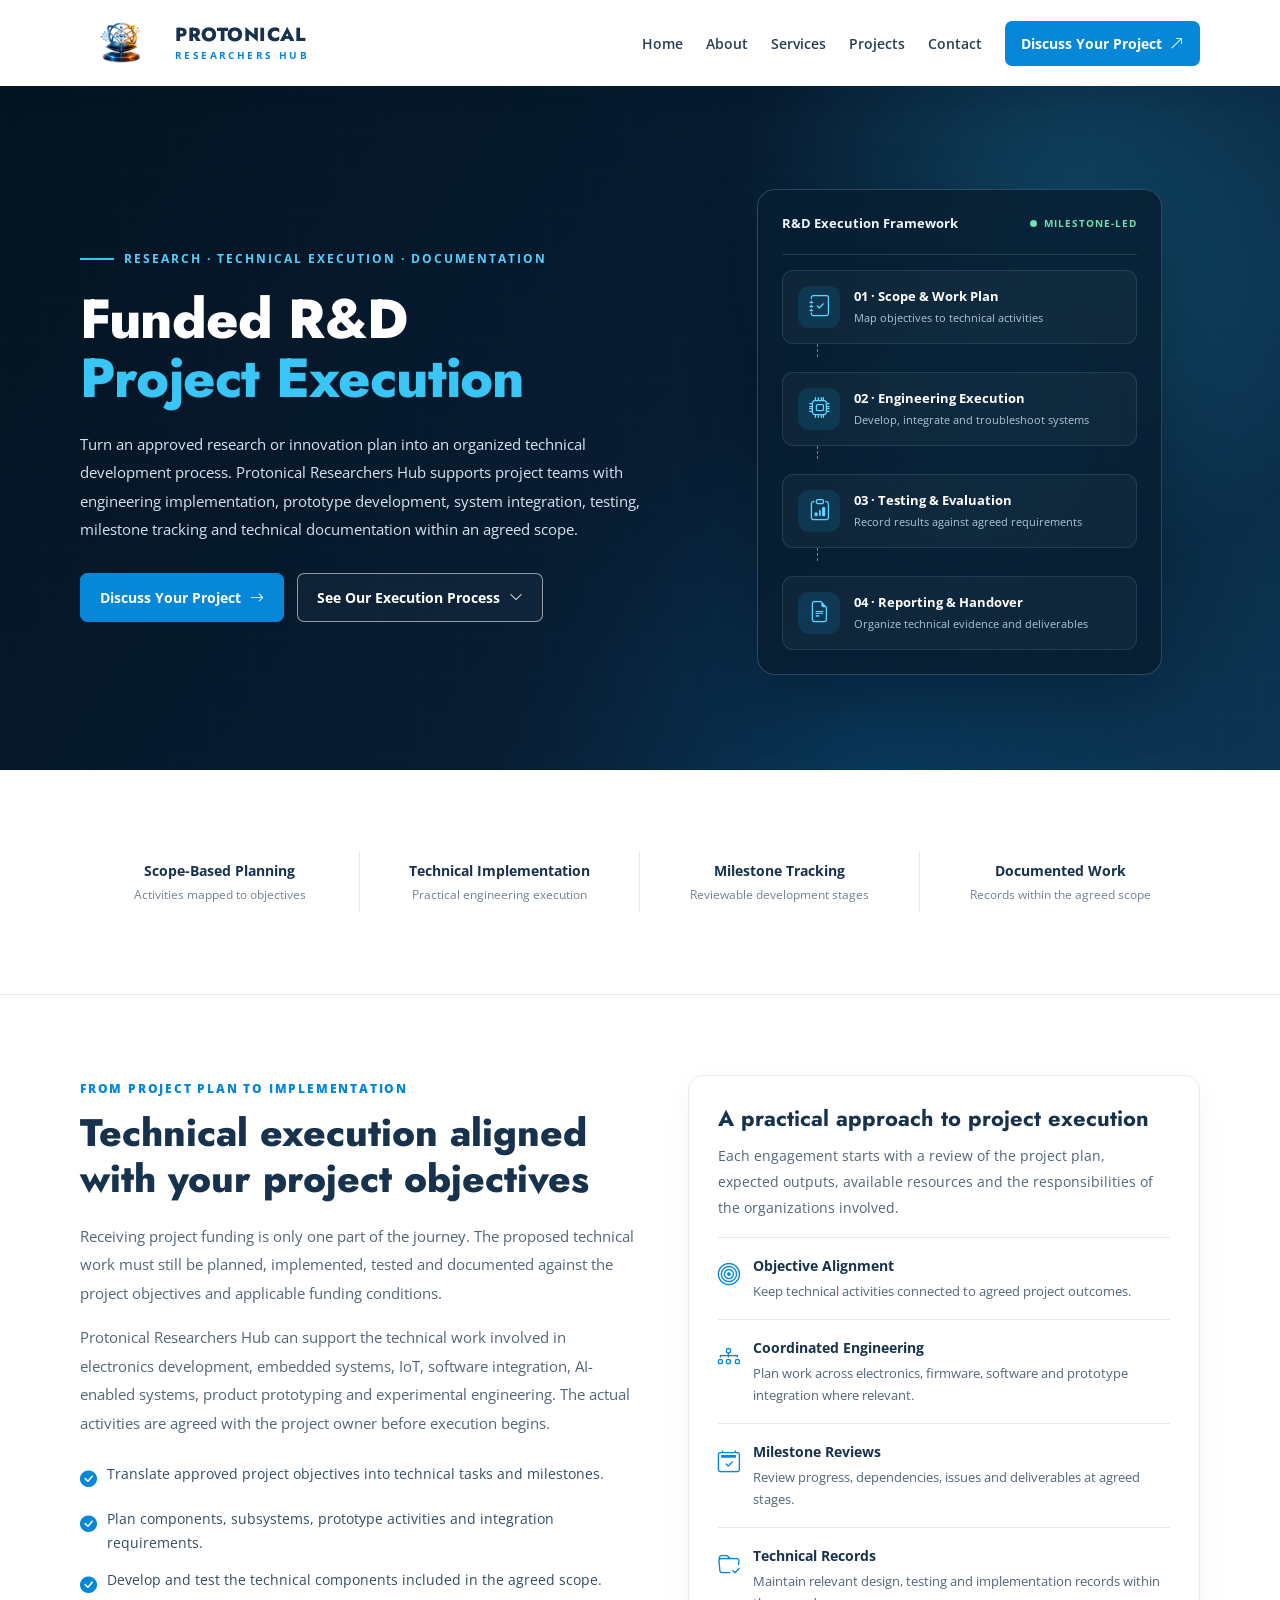
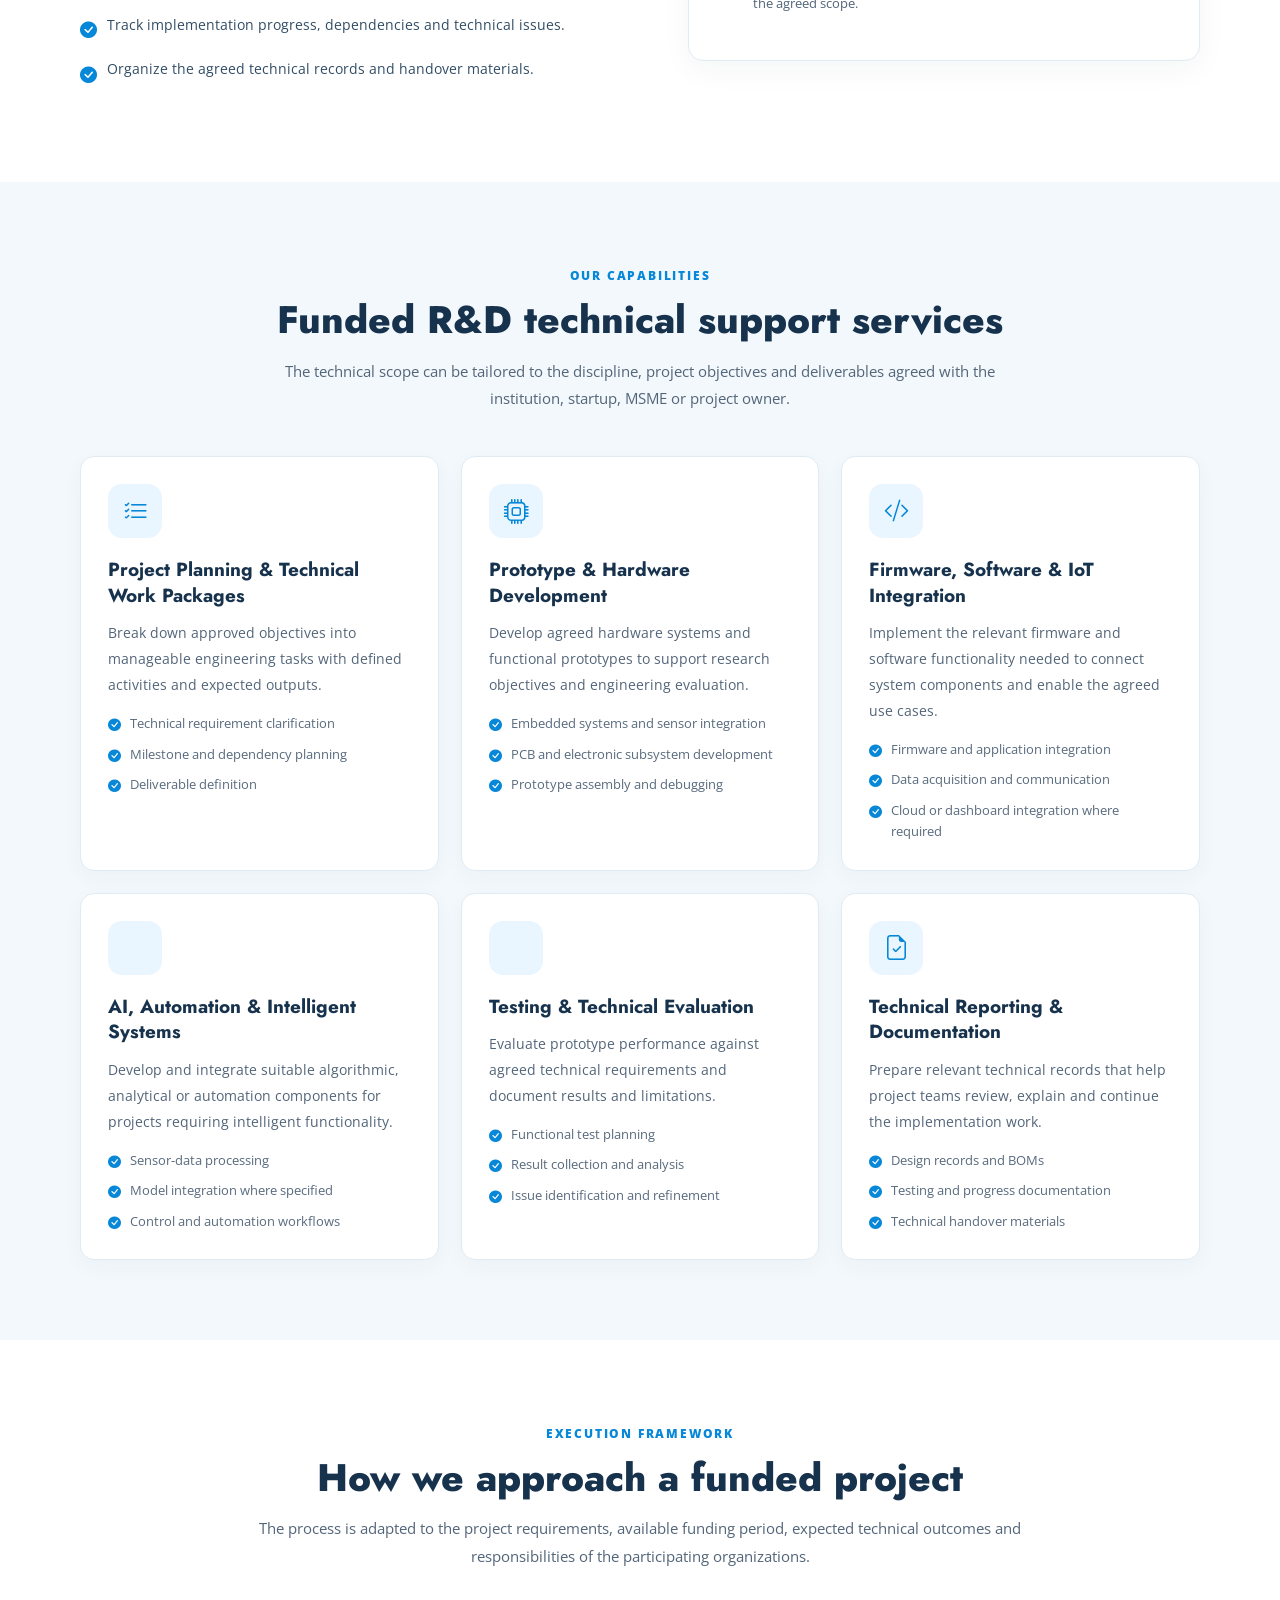
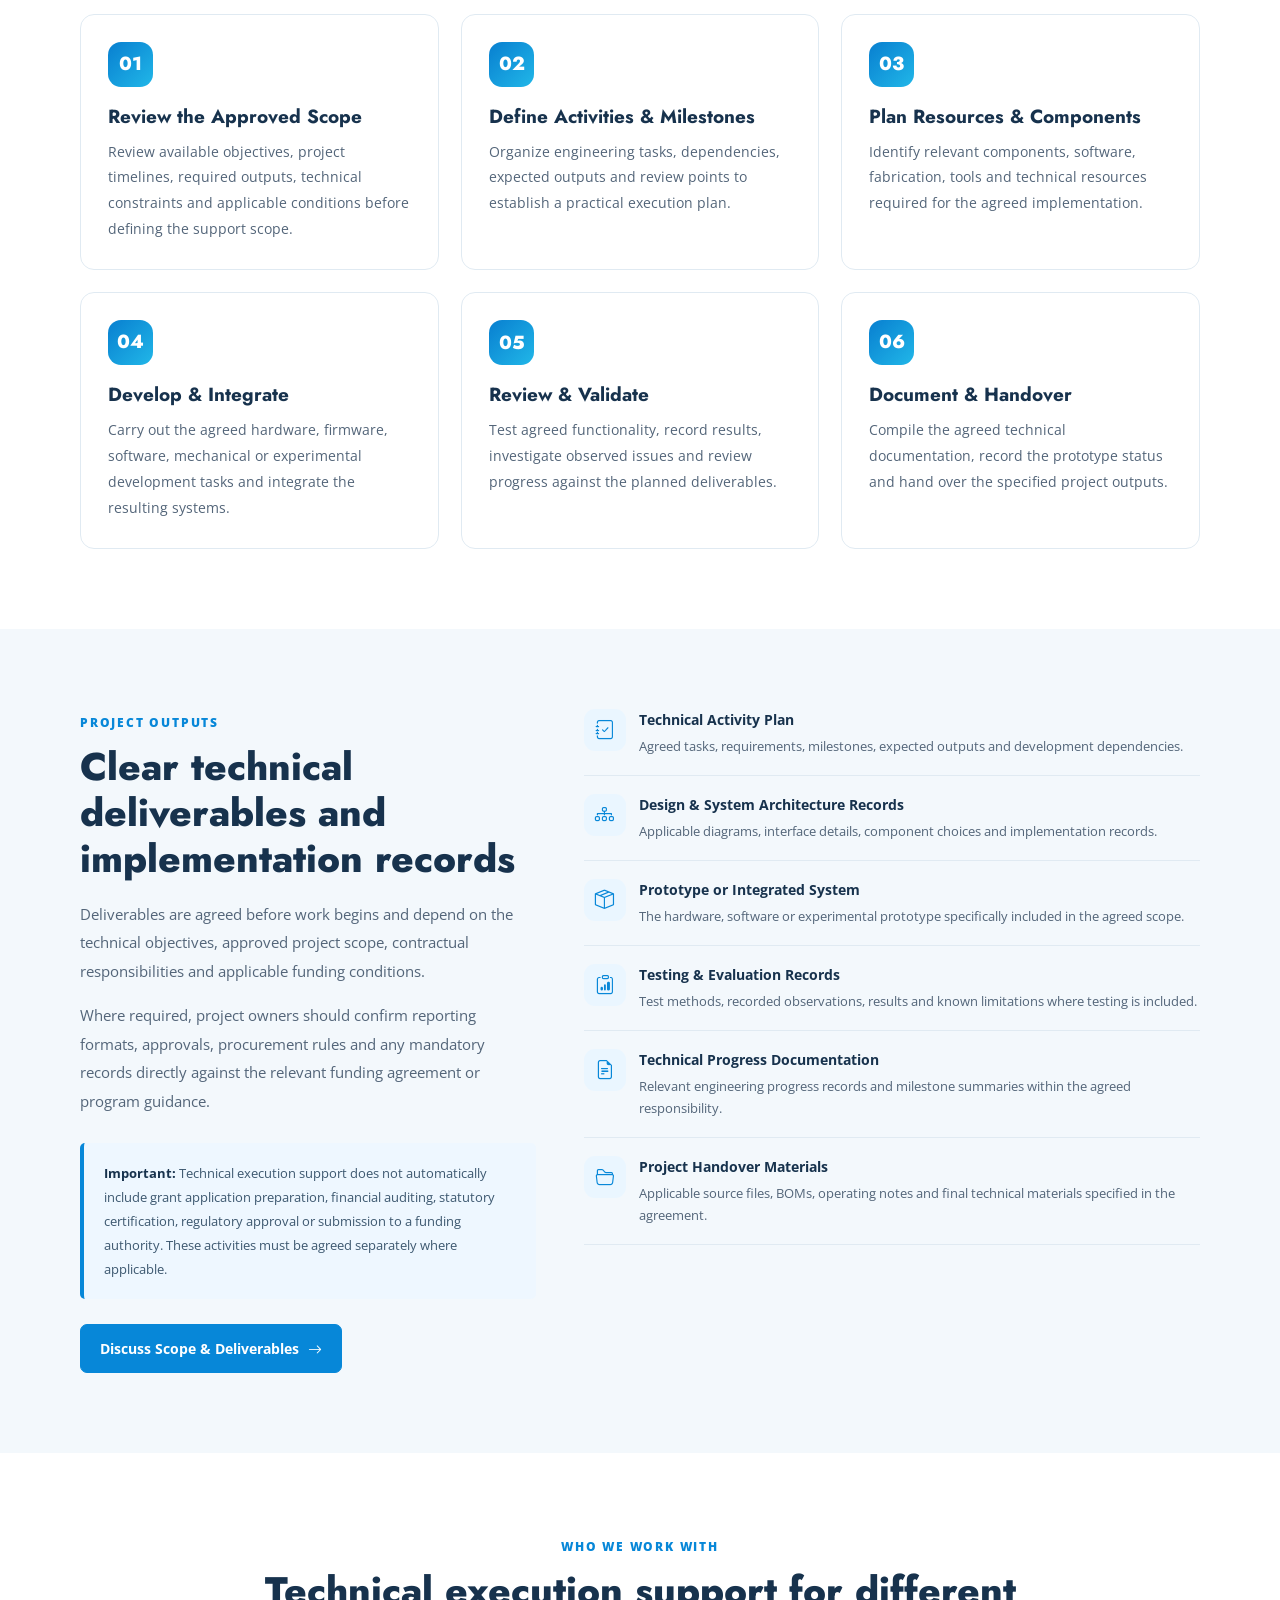
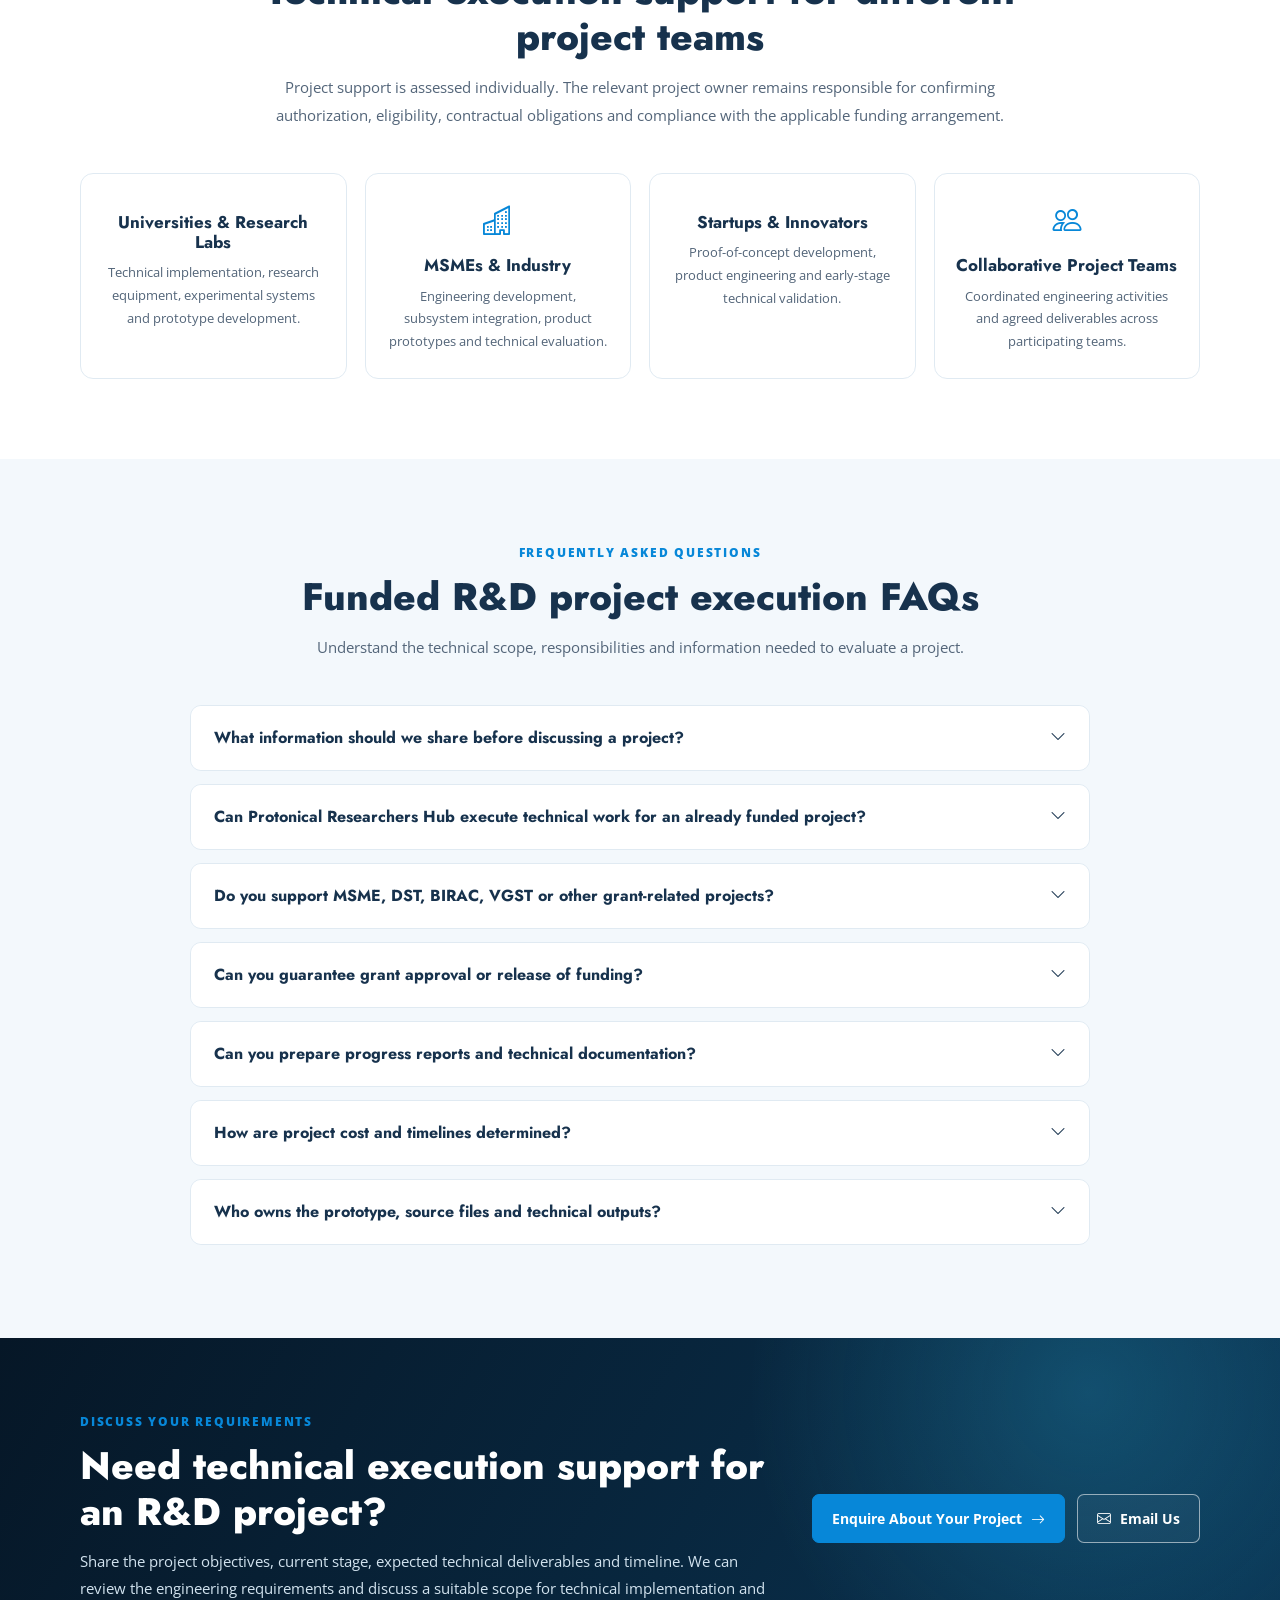
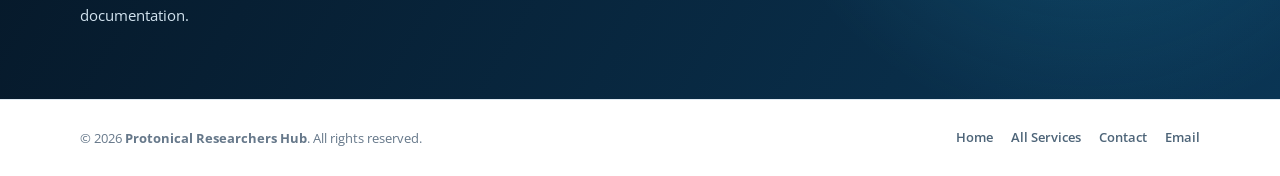
<file: services/funded-rd-project-execution.html>
<!DOCTYPE html>
<html lang="en">
<head>
  <meta charset="utf-8">
  <meta name="viewport" content="width=device-width, initial-scale=1">

  <title>Funded R&amp;D Project Execution Services | Protonical Researchers Hub</title>

  <meta name="description" content="Protonical Researchers Hub supports funded R&D project execution through technical planning, prototype development, testing, milestone tracking and project documentation for research teams, institutions, startups and MSMEs.">

  <meta name="keywords" content="funded R&D project execution, MSME R&D project support, research project implementation India, prototype development, grant project technical support, R&D documentation Bengaluru, government funded research projects, technical project execution">

  <meta name="author" content="Protonical Researchers Hub">
  <meta name="robots" content="index, follow, max-image-preview:large">
  <meta name="theme-color" content="#071d33">

  <link rel="canonical" href="https://researchershub.in/services/funded-rd-project-execution.html">
  <link rel="icon" href="../assets/img/favicon.png">
  <link rel="apple-touch-icon" href="../assets/img/apple-touch-icon.png">

  <!-- Open Graph -->
  <meta property="og:type" content="website">
  <meta property="og:site_name" content="Protonical Researchers Hub">
  <meta property="og:title" content="Funded R&D Project Execution | Protonical Researchers Hub">
  <meta property="og:description" content="Technical planning, prototype development, testing and documentation support for funded research and innovation projects.">
  <meta property="og:url" content="https://researchershub.in/services/funded-rd-project-execution.html">
  <meta property="og:image" content="https://researchershub.in/assets/img/hero-img.png">
  <meta property="og:image:alt" content="Protonical Researchers Hub research and engineering services">

  <!-- Twitter -->
  <meta name="twitter:card" content="summary_large_image">
  <meta name="twitter:title" content="Funded R&D Project Execution | Protonical Researchers Hub">
  <meta name="twitter:description" content="Structured engineering execution and technical documentation support for funded R&D projects.">
  <meta name="twitter:image" content="https://researchershub.in/assets/img/hero-img.png">

  <!-- Fonts -->
  <link href="https://fonts.googleapis.com/css?family=Open+Sans:300,400,600,700|Jost:300,400,500,600,700|Poppins:300,400,500,600,700" rel="stylesheet">

  <!-- Existing website assets -->
  <link href="../assets/vendor/aos/aos.css" rel="stylesheet">
  <link href="../assets/vendor/bootstrap/css/bootstrap.min.css" rel="stylesheet">
  <link href="../assets/vendor/bootstrap-icons/bootstrap-icons.css" rel="stylesheet">
  <link href="../assets/vendor/boxicons/css/boxicons.min.css" rel="stylesheet">
  <link href="../assets/vendor/glightbox/css/glightbox.min.css" rel="stylesheet">
  <link href="../assets/vendor/remixicon/remixicon.css" rel="stylesheet">
  <link href="../assets/vendor/swiper/swiper-bundle.min.css" rel="stylesheet">
  <link href="../assets/css/style.css" rel="stylesheet">

  <!-- Structured data -->
  <script type="application/ld+json">
  {
    "@context": "https://schema.org",
    "@graph": [
      {
        "@type": "Organization",
        "@id": "https://researchershub.in/#organization",
        "name": "Protonical Researchers Hub",
        "url": "https://researchershub.in/",
        "email": "researchershub05@gmail.com",
        "telephone": "+91-89517-90904"
      },
      {
        "@type": "WebPage",
        "@id": "https://researchershub.in/services/funded-rd-project-execution.html#webpage",
        "url": "https://researchershub.in/services/funded-rd-project-execution.html",
        "name": "Funded R&D Project Execution Services",
        "description": "Technical planning, engineering implementation, prototype development, testing and documentation support for funded research and innovation projects.",
        "isPartOf": {
          "@id": "https://researchershub.in/#website"
        },
        "about": {
          "@id": "https://researchershub.in/#organization"
        },
        "inLanguage": "en-IN"
      },
      {
        "@type": "Service",
        "@id": "https://researchershub.in/services/funded-rd-project-execution.html#service",
        "name": "Funded R&D Project Execution",
        "serviceType": [
          "Research Project Technical Planning",
          "Engineering Project Implementation",
          "Prototype Development",
          "Technical Testing and Evaluation",
          "Milestone Reporting Support",
          "Project Documentation"
        ],
        "provider": {
          "@id": "https://researchershub.in/#organization"
        },
        "areaServed": {
          "@type": "Country",
          "name": "India"
        },
        "url": "https://researchershub.in/services/funded-rd-project-execution.html",
        "description": "Technical execution and documentation support for research, innovation and product development projects, subject to the agreed scope and applicable funding conditions."
      },
      {
        "@type": "BreadcrumbList",
        "@id": "https://researchershub.in/services/funded-rd-project-execution.html#breadcrumb",
        "itemListElement": [
          {
            "@type": "ListItem",
            "position": 1,
            "name": "Home",
            "item": "https://researchershub.in/"
          },
          {
            "@type": "ListItem",
            "position": 2,
            "name": "Services",
            "item": "https://researchershub.in/#services"
          },
          {
            "@type": "ListItem",
            "position": 3,
            "name": "Funded R&D Project Execution",
            "item": "https://researchershub.in/services/funded-rd-project-execution.html"
          }
        ]
      }
    ]
  }
  </script>

  <style>
    :root {
      --fund-navy: #071d33;
      --fund-navy-light: #0d3554;
      --fund-blue: #0787d8;
      --fund-cyan: #39c5f5;
      --fund-heading: #17324d;
      --fund-text: #536579;
      --fund-light: #f3f8fc;
      --fund-border: #e0eaf2;
    }

    html {
      scroll-behavior: smooth;
      scroll-padding-top: 100px;
    }

    body {
      margin: 0;
      color: var(--fund-text);
      background: #fff;
      font-family: "Open Sans", sans-serif;
    }

    a {
      transition: color .2s ease, background .2s ease, transform .2s ease;
    }

    .fund-container {
      width: 100%;
      max-width: 1160px;
      margin: 0 auto;
      padding: 0 20px;
    }

    /* Header */
    .fund-header {
      position: sticky;
      top: 0;
      z-index: 1000;
      width: 100%;
      background: #fff;
      box-shadow: 0 3px 22px rgba(15,35,60,.09);
    }

    .fund-header-inner {
      display: flex;
      align-items: center;
      justify-content: space-between;
      gap: 24px;
      min-height: 86px;
    }

    .fund-brand {
      display: inline-flex;
      align-items: center;
      gap: 12px;
      flex-shrink: 0;
      color: var(--fund-heading);
      text-decoration: none;
    }

    .fund-brand img {
      width: auto;
      max-width: 83px;
      max-height: 60px;
      object-fit: contain;
    }

    .fund-brand-text {
      display: flex;
      flex-direction: column;
      line-height: 1.1;
    }

    .fund-brand-text strong {
      color: var(--fund-heading);
      font-family: "Jost", sans-serif;
      font-size: 19px;
      font-weight: 800;
      letter-spacing: .5px;
    }

    .fund-brand-text span {
      margin-top: 5px;
      color: var(--fund-blue);
      font-size: 10px;
      font-weight: 700;
      letter-spacing: 2.4px;
    }

    .fund-nav {
      display: flex;
      align-items: center;
      flex-wrap: wrap;
      gap: 23px;
    }

    .fund-nav > a:not(.fund-nav-cta) {
      color: #263e54;
      font-size: 14px;
      font-weight: 600;
      text-decoration: none;
    }

    .fund-nav > a:not(.fund-nav-cta):hover {
      color: var(--fund-blue);
    }

    .fund-nav-cta {
      display: inline-flex;
      align-items: center;
      justify-content: center;
      gap: 8px;
      padding: 12px 16px;
      border-radius: 7px;
      color: #fff;
      background: var(--fund-blue);
      font-size: 14px;
      font-weight: 700;
      text-decoration: none;
      white-space: nowrap;
    }

    .fund-nav-cta:hover {
      color: #fff;
      background: #056cb0;
      transform: translateY(-2px);
    }

    /* Hero */
    .fund-hero {
      position: relative;
      overflow: hidden;
      padding: 88px 0 80px;
      color: #fff;
      background:
        radial-gradient(circle at 83% 22%, rgba(40,180,231,.25), transparent 28%),
        radial-gradient(circle at 68% 100%, rgba(8,135,216,.15), transparent 34%),
        linear-gradient(125deg, #041321, #071d33 56%, #0c3553);
    }

    .fund-hero:before {
      position: absolute;
      inset: 0;
      content: "";
      pointer-events: none;
      opacity: .14;
      background-image:
        linear-gradient(rgba(255,255,255,.08) 1px, transparent 1px),
        linear-gradient(90deg, rgba(255,255,255,.08) 1px, transparent 1px);
      background-size: 42px 42px;
    }

    .fund-hero-grid {
      position: relative;
      z-index: 1;
      display: grid;
      grid-template-columns: minmax(0,1.1fr) minmax(0,.9fr);
      align-items: center;
      gap: 52px;
    }

    .fund-eyebrow {
      display: inline-flex;
      align-items: center;
      gap: 10px;
      margin-bottom: 22px;
      color: #53d1ff;
      font-size: 12px;
      font-weight: 700;
      letter-spacing: 2px;
      text-transform: uppercase;
    }

    .fund-eyebrow:before {
      display: inline-block;
      width: 34px;
      height: 2px;
      content: "";
      background: var(--fund-cyan);
    }

    .fund-hero h1 {
      margin: 0 0 21px;
      color: #fff;
      font-family: "Jost", sans-serif;
      font-size: clamp(38px,4.3vw,58px);
      font-weight: 800;
      line-height: 1.08;
      letter-spacing: -.8px;
    }

    .fund-hero h1 span {
      color: var(--fund-cyan);
    }

    .fund-hero-copy {
      max-width: 660px;
      color: #d6e6f1;
      font-size: 15px;
      line-height: 1.9;
    }

    .fund-hero-actions {
      display: flex;
      flex-wrap: wrap;
      gap: 13px;
      margin-top: 29px;
    }

    .fund-btn {
      display: inline-flex;
      min-height: 48px;
      align-items: center;
      justify-content: center;
      gap: 9px;
      padding: 13px 19px;
      border-radius: 7px;
      font-size: 14px;
      font-weight: 700;
      text-decoration: none;
    }

    .fund-btn-primary {
      color: #fff;
      border: 1px solid var(--fund-blue);
      background: var(--fund-blue);
    }

    .fund-btn-primary:hover {
      color: #fff;
      border-color: #056cb0;
      background: #056cb0;
      transform: translateY(-2px);
    }

    .fund-btn-secondary {
      color: #fff;
      border: 1px solid rgba(255,255,255,.55);
      background: rgba(255,255,255,.04);
    }

    .fund-btn-secondary:hover {
      color: var(--fund-navy);
      background: #fff;
    }

    /* Hero visual */
    .fund-visual {
      position: relative;
      display: flex;
      min-height: 390px;
      align-items: center;
      justify-content: center;
      padding: 15px;
    }

    .fund-visual-glow {
      position: absolute;
      width: 290px;
      height: 290px;
      border-radius: 50%;
      background: rgba(16,155,218,.15);
      filter: blur(35px);
    }

    .fund-dashboard {
      position: relative;
      width: 100%;
      max-width: 405px;
      padding: 24px;
      border: 1px solid rgba(151,217,249,.23);
      border-radius: 18px;
      background: rgba(8,29,48,.84);
      box-shadow: 0 22px 65px rgba(0,0,0,.24);
    }

    .fund-dashboard-top {
      display: flex;
      align-items: center;
      justify-content: space-between;
      gap: 12px;
      padding-bottom: 20px;
      border-bottom: 1px solid rgba(190,224,241,.14);
    }

    .fund-dashboard-top strong {
      color: #eaf7ff;
      font-size: 13px;
    }

    .fund-status {
      display: inline-flex;
      align-items: center;
      gap: 7px;
      color: #71dfb0;
      font-size: 10px;
      font-weight: 700;
      letter-spacing: 1px;
      text-transform: uppercase;
    }

    .fund-status:before {
      width: 7px;
      height: 7px;
      border-radius: 50%;
      content: "";
      background: #71dfb0;
    }

    .fund-milestone {
      display: grid;
      grid-template-columns: 43px minmax(0,1fr);
      align-items: center;
      gap: 13px;
      margin-top: 15px;
      padding: 15px;
      border: 1px solid rgba(151,217,249,.13);
      border-radius: 11px;
      background: rgba(255,255,255,.035);
    }

    .fund-milestone-icon {
      display: flex;
      width: 42px;
      height: 42px;
      align-items: center;
      justify-content: center;
      border-radius: 11px;
      color: #61d3ff;
      background: rgba(14,137,196,.18);
      font-size: 21px;
    }

    .fund-milestone strong {
      display: block;
      margin-bottom: 4px;
      color: #fff;
      font-size: 13px;
    }

    .fund-milestone span {
      display: block;
      color: #aec6d8;
      font-size: 11px;
      line-height: 1.5;
    }

    .fund-milestone-line {
      height: 13px;
      margin-left: 35px;
      border-left: 1px dashed rgba(85,203,246,.7);
    }

    /* Trust strip */
    .fund-strip {
      border-bottom: 1px solid var(--fund-border);
      background: #fff;
    }

    .fund-strip-grid {
      display: grid;
      grid-template-columns: repeat(4,minmax(0,1fr));
      padding: 22px 0;
    }

    .fund-strip-item {
      padding: 8px 15px;
      text-align: center;
      border-right: 1px solid var(--fund-border);
    }

    .fund-strip-item:last-child {
      border-right: 0;
    }

    .fund-strip-item strong {
      display: block;
      color: var(--fund-heading);
      font-size: 14px;
      font-weight: 700;
    }

    .fund-strip-item span {
      display: block;
      margin-top: 5px;
      color: #738294;
      font-size: 12px;
    }

    /* Sections */
    .fund-section {
      padding: 80px 0;
    }

    .fund-section-light {
      background: var(--fund-light);
    }

    .fund-section-heading {
      max-width: 770px;
      margin: 0 auto 43px;
      text-align: center;
    }

    .fund-kicker {
      display: inline-block;
      margin-bottom: 12px;
      color: var(--fund-blue);
      font-size: 12px;
      font-weight: 800;
      letter-spacing: 1.8px;
      text-transform: uppercase;
    }

    .fund-section-heading h2 {
      margin: 0 0 15px;
      color: var(--fund-heading);
      font-family: "Jost", sans-serif;
      font-size: clamp(29px,3vw,41px);
      font-weight: 800;
      line-height: 1.18;
    }

    .fund-section-heading p {
      margin: 0;
      color: var(--fund-text);
      font-size: 15px;
      line-height: 1.85;
    }

    .fund-section h3 {
      color: var(--fund-heading);
      font-family: "Jost", sans-serif;
      font-weight: 700;
    }

    /* Intro */
    .fund-intro-grid {
      display: grid;
      grid-template-columns: minmax(0,1fr) minmax(0,.92fr);
      gap: 52px;
      align-items: start;
    }

    .fund-intro-copy h2 {
      margin: 0 0 20px;
      color: var(--fund-heading);
      font-family: "Jost", sans-serif;
      font-size: clamp(30px,3vw,39px);
      font-weight: 800;
      line-height: 1.2;
    }

    .fund-intro-copy p {
      color: var(--fund-text);
      font-size: 15px;
      line-height: 1.9;
    }

    .fund-checklist {
      margin: 25px 0 0;
      padding: 0;
      list-style: none;
    }

    .fund-checklist li {
      display: flex;
      align-items: flex-start;
      gap: 10px;
      margin: 13px 0;
      color: #314d65;
      font-size: 14px;
      line-height: 1.7;
    }

    .fund-checklist i {
      margin-top: 3px;
      color: var(--fund-blue);
      font-size: 17px;
      flex-shrink: 0;
    }

    .fund-note-card {
      padding: 29px;
      border: 1px solid var(--fund-border);
      border-radius: 15px;
      background: #fff;
      box-shadow: 0 9px 30px rgba(22,50,77,.045);
    }

    .fund-note-card h3 {
      margin: 0 0 12px;
      font-size: 22px;
    }

    .fund-note-card > p {
      color: var(--fund-text);
      font-size: 14px;
      line-height: 1.85;
    }

    .fund-note-row {
      display: flex;
      align-items: flex-start;
      gap: 13px;
      padding: 17px 0;
      border-top: 1px solid var(--fund-border);
    }

    .fund-note-row i {
      margin-top: 3px;
      color: var(--fund-blue);
      font-size: 22px;
    }

    .fund-note-row strong {
      display: block;
      margin-bottom: 4px;
      color: var(--fund-heading);
      font-size: 14px;
    }

    .fund-note-row span {
      display: block;
      color: var(--fund-text);
      font-size: 13px;
      line-height: 1.7;
    }

    /* Services */
    .fund-service-grid {
      display: grid;
      grid-template-columns: repeat(3,minmax(0,1fr));
      gap: 22px;
    }

    .fund-service-card {
      height: 100%;
      padding: 27px;
      border: 1px solid var(--fund-border);
      border-radius: 14px;
      background: #fff;
      box-shadow: 0 7px 22px rgba(22,50,77,.035);
      transition: transform .25s ease, box-shadow .25s ease, border-color .25s ease;
    }

    .fund-service-card:hover {
      transform: translateY(-5px);
      border-color: #c0e3f6;
      box-shadow: 0 14px 34px rgba(22,50,77,.08);
    }

    .fund-service-icon {
      display: flex;
      width: 54px;
      height: 54px;
      align-items: center;
      justify-content: center;
      margin-bottom: 19px;
      border-radius: 14px;
      color: var(--fund-blue);
      background: #eaf6ff;
      font-size: 25px;
    }

    .fund-service-card h3 {
      margin: 0 0 12px;
      font-size: 19px;
      line-height: 1.35;
    }

    .fund-service-card p {
      margin: 0;
      color: var(--fund-text);
      font-size: 14px;
      line-height: 1.85;
    }

    .fund-service-card ul {
      margin: 15px 0 0;
      padding: 0;
      list-style: none;
    }

    .fund-service-card li {
      position: relative;
      margin-top: 9px;
      padding-left: 22px;
      color: #596b7e;
      font-size: 13px;
      line-height: 1.65;
    }

    .fund-service-card li:before {
      position: absolute;
      top: 1px;
      left: 0;
      content: "\f26a";
      color: var(--fund-blue);
      font-family: "bootstrap-icons";
    }

    /* Execution stages */
    .fund-process-grid {
      display: grid;
      grid-template-columns: repeat(3,minmax(0,1fr));
      gap: 22px;
    }

    .fund-process-card {
      padding: 27px;
      border: 1px solid var(--fund-border);
      border-radius: 14px;
      background: #fff;
    }

    .fund-process-number {
      display: flex;
      width: 45px;
      height: 45px;
      align-items: center;
      justify-content: center;
      margin-bottom: 19px;
      border-radius: 13px;
      color: #fff;
      background: linear-gradient(135deg,#087fd0,#21b7e8);
      font-family: "Jost", sans-serif;
      font-size: 19px;
      font-weight: 800;
    }

    .fund-process-card h3 {
      margin: 0 0 10px;
      font-size: 19px;
    }

    .fund-process-card p {
      margin: 0;
      color: var(--fund-text);
      font-size: 14px;
      line-height: 1.85;
    }

    /* Documentation */
    .fund-deliverable-grid {
      display: grid;
      grid-template-columns: minmax(0,.85fr) minmax(0,1.15fr);
      align-items: start;
      gap: 48px;
    }

    .fund-deliverable-intro h2 {
      margin: 0 0 18px;
      color: var(--fund-heading);
      font-family: "Jost", sans-serif;
      font-size: clamp(29px,3vw,39px);
      font-weight: 800;
      line-height: 1.2;
    }

    .fund-deliverable-intro p {
      color: var(--fund-text);
      font-size: 15px;
      line-height: 1.9;
    }

    .fund-deliverable-list {
      margin: 0;
      padding: 0;
      list-style: none;
    }

    .fund-deliverable-list li {
      display: flex;
      align-items: flex-start;
      gap: 13px;
      padding: 18px 0;
      border-bottom: 1px solid var(--fund-border);
    }

    .fund-deliverable-list li:first-child {
      padding-top: 0;
    }

    .fund-deliverable-icon {
      display: flex;
      width: 42px;
      height: 42px;
      align-items: center;
      justify-content: center;
      flex-shrink: 0;
      border-radius: 11px;
      color: var(--fund-blue);
      background: #eaf6ff;
      font-size: 19px;
    }

    .fund-deliverable-list strong {
      display: block;
      margin-bottom: 5px;
      color: var(--fund-heading);
      font-size: 14px;
    }

    .fund-deliverable-list span {
      display: block;
      color: var(--fund-text);
      font-size: 13px;
      line-height: 1.7;
    }

    /* Funding scope note */
    .fund-scope-note {
      margin-top: 28px;
      padding: 18px 20px;
      border-left: 4px solid var(--fund-blue);
      border-radius: 5px;
      background: #eef7ff;
      color: #3d5870;
      font-size: 13px;
      line-height: 1.85;
    }

    .fund-scope-note strong {
      color: var(--fund-heading);
    }

    /* Suitable partners */
    .fund-audience-grid {
      display: grid;
      grid-template-columns: repeat(4,minmax(0,1fr));
      gap: 18px;
    }

    .fund-audience-card {
      padding: 25px 21px;
      border: 1px solid var(--fund-border);
      border-radius: 13px;
      background: #fff;
      text-align: center;
    }

    .fund-audience-card i {
      display: block;
      margin-bottom: 13px;
      color: var(--fund-blue);
      font-size: 29px;
    }

    .fund-audience-card h3 {
      margin: 0 0 9px;
      font-size: 17px;
    }

    .fund-audience-card p {
      margin: 0;
      color: var(--fund-text);
      font-size: 13px;
      line-height: 1.75;
    }

    /* FAQs */
    .fund-faq-list {
      max-width: 900px;
      margin: 0 auto;
    }

    .fund-faq-item {
      overflow: hidden;
      margin-bottom: 13px;
      border: 1px solid var(--fund-border);
      border-radius: 11px;
      background: #fff;
    }

    .fund-faq-question {
      display: flex;
      width: 100%;
      align-items: center;
      justify-content: space-between;
      gap: 18px;
      padding: 20px 23px;
      border: 0;
      color: var(--fund-heading);
      background: #fff;
      text-align: left;
      font-family: "Jost", sans-serif;
      font-size: 16px;
      font-weight: 700;
    }

    .fund-faq-question:hover {
      color: var(--fund-blue);
    }

    .fund-faq-question i {
      flex-shrink: 0;
      transition: transform .2s ease;
    }

    .fund-faq-question[aria-expanded="true"] i {
      transform: rotate(180deg);
    }

    .fund-faq-answer {
      padding: 0 23px 21px;
      color: var(--fund-text);
      font-size: 14px;
      line-height: 1.9;
    }

    .fund-faq-answer p {
      margin: 0;
    }

    /* Final CTA */
    .fund-final-cta {
      padding: 70px 0;
      color: #fff;
      background:
        radial-gradient(circle at 85% 15%, rgba(52,198,244,.22), transparent 30%),
        linear-gradient(120deg,#061727,#0a3554);
    }

    .fund-final-inner {
      display: flex;
      align-items: center;
      justify-content: space-between;
      gap: 35px;
    }

    .fund-final-cta h2 {
      margin: 0 0 13px;
      color: #fff;
      font-family: "Jost", sans-serif;
      font-size: clamp(28px,3vw,39px);
      font-weight: 800;
      line-height: 1.2;
    }

    .fund-final-cta p {
      max-width: 730px;
      margin: 0;
      color: #d2e3ef;
      font-size: 15px;
      line-height: 1.8;
    }

    .fund-final-actions {
      display: flex;
      flex-shrink: 0;
      flex-wrap: wrap;
      gap: 12px;
    }

    /* Footer */
    .fund-footer {
      padding: 27px 0;
      border-top: 1px solid var(--fund-border);
      color: #66788a;
      background: #fff;
    }

    .fund-footer-inner {
      display: flex;
      align-items: center;
      justify-content: space-between;
      flex-wrap: wrap;
      gap: 14px;
    }

    .fund-footer p {
      margin: 0;
      font-size: 13px;
      line-height: 1.7;
    }

    .fund-footer a {
      color: var(--fund-blue);
      text-decoration: none;
    }

    .fund-footer-links {
      display: flex;
      flex-wrap: wrap;
      gap: 18px;
    }

    .fund-footer-links a {
      color: #4d6478;
      font-size: 13px;
      font-weight: 600;
    }

    /* Responsive */
    @media (max-width: 991px) {
      .fund-header-inner {
        min-height: 78px;
      }

      .fund-nav {
        gap: 13px;
      }

      .fund-nav > a:not(.fund-nav-cta) {
        font-size: 13px;
      }

      .fund-nav-cta {
        padding: 10px 12px;
      }

      .fund-hero {
        padding: 68px 0 58px;
      }

      .fund-hero-grid {
        grid-template-columns: 1fr;
        gap: 20px;
      }

      .fund-visual {
        min-height: 340px;
      }

      .fund-strip-grid {
        grid-template-columns: repeat(2,minmax(0,1fr));
      }

      .fund-strip-item:nth-child(2) {
        border-right: 0;
      }

      .fund-strip-item:nth-child(-n+2) {
        border-bottom: 1px solid var(--fund-border);
      }

      .fund-intro-grid,
      .fund-deliverable-grid {
        grid-template-columns: 1fr;
        gap: 32px;
      }

      .fund-service-grid,
      .fund-process-grid {
        grid-template-columns: repeat(2,minmax(0,1fr));
      }

      .fund-audience-grid {
        grid-template-columns: repeat(2,minmax(0,1fr));
      }

      .fund-final-inner {
        align-items: flex-start;
        flex-direction: column;
      }
    }

    @media (max-width: 650px) {
      .fund-container {
        padding-right: 18px;
        padding-left: 18px;
      }

      .fund-header-inner {
        align-items: flex-start;
        flex-direction: column;
        justify-content: center;
        gap: 12px;
        padding-top: 12px;
        padding-bottom: 12px;
      }

      .fund-brand img {
        max-width: 57px;
        max-height: 45px;
      }

      .fund-brand-text strong {
        font-size: 15px;
      }

      .fund-brand-text span {
        font-size: 8px;
        letter-spacing: 1.8px;
      }

      .fund-nav {
        width: 100%;
        gap: 12px;
      }

      .fund-nav > a:not(.fund-nav-cta) {
        display: none;
      }

      .fund-nav-cta {
        width: 100%;
      }

      .fund-hero {
        padding: 49px 0 36px;
      }

      .fund-hero h1 {
        font-size: 38px;
      }

      .fund-hero-copy {
        font-size: 14px;
      }

      .fund-hero-actions {
        flex-direction: column;
        align-items: stretch;
      }

      .fund-btn {
        width: 100%;
      }

      .fund-visual {
        min-height: auto;
        padding: 8px 0;
      }

      .fund-dashboard {
        padding: 17px;
      }

      .fund-milestone {
        padding: 12px;
      }

      .fund-section {
        padding: 57px 0;
      }

      .fund-section-heading {
        margin-bottom: 31px;
      }

      .fund-service-grid,
      .fund-process-grid,
      .fund-audience-grid {
        grid-template-columns: 1fr;
      }

      .fund-strip-item {
        padding: 12px 8px;
      }

      .fund-strip-item strong {
        font-size: 12px;
      }

      .fund-strip-item span {
        font-size: 11px;
      }

      .fund-note-card {
        padding: 22px;
      }

      .fund-faq-question {
        padding: 17px;
        font-size: 15px;
      }

      .fund-faq-answer {
        padding: 0 17px 18px;
      }

      .fund-final-actions {
        width: 100%;
      }

      .fund-final-actions .fund-btn {
        width: 100%;
      }

      .fund-footer-inner {
        align-items: flex-start;
        flex-direction: column;
      }
    }

    @media (prefers-reduced-motion: reduce) {
      html {
        scroll-behavior: auto;
      }

      *,
      *:before,
      *:after {
        transition-duration: .01ms !important;
        animation-duration: .01ms !important;
        animation-iteration-count: 1 !important;
      }
    }
  </style>
</head>

<body>

  <!-- Header -->
  <header class="fund-header">
    <div class="fund-container">
      <div class="fund-header-inner">

        <a href="../index.html" class="fund-brand" aria-label="Protonical Researchers Hub home">
          <img src="../assets/img/logo.png" alt="Protonical Researchers Hub logo">
          <span class="fund-brand-text">
            <strong>PROTONICAL</strong>
            <span>RESEARCHERS HUB</span>
          </span>
        </a>

        <nav class="fund-nav" aria-label="Main navigation">
          <a href="../index.html">Home</a>
          <a href="../index.html#about">About</a>
          <a href="../index.html#services">Services</a>
          <a href="../index.html#portfolio">Projects</a>
          <a href="../index.html#contact">Contact</a>
          <a class="fund-nav-cta" href="../index.html#contact">
            Discuss Your Project <i class="bi bi-arrow-up-right"></i>
          </a>
        </nav>

      </div>
    </div>
  </header>

  <main>

    <!-- Hero -->
    <section class="fund-hero">
      <div class="fund-container">

        <div class="fund-hero-grid">

          <div data-aos="fade-up">
            <div class="fund-eyebrow">Research · Technical Execution · Documentation</div>

            <h1>
              Funded R&amp;D<br>
              <span>Project Execution</span>
            </h1>

            <p class="fund-hero-copy">
              Turn an approved research or innovation plan into an organized technical development process. Protonical Researchers Hub supports project teams with engineering implementation, prototype development, system integration, testing, milestone tracking and technical documentation within an agreed scope.
            </p>

            <div class="fund-hero-actions">
              <a href="../index.html#contact" class="fund-btn fund-btn-primary">
                Discuss Your Project <i class="bi bi-arrow-right"></i>
              </a>

              <a href="#execution-process" class="fund-btn fund-btn-secondary">
                See Our Execution Process <i class="bi bi-chevron-down"></i>
              </a>
            </div>
          </div>

          <div class="fund-visual" data-aos="zoom-in" aria-label="Illustration of project milestones from planning through technical implementation and documentation">
            <div class="fund-visual-glow"></div>

            <div class="fund-dashboard">

              <div class="fund-dashboard-top">
                <strong>R&amp;D Execution Framework</strong>
                <span class="fund-status">Milestone-led</span>
              </div>

              <div class="fund-milestone">
                <div class="fund-milestone-icon"><i class="bi bi-journal-check"></i></div>
                <div>
                  <strong>01 · Scope &amp; Work Plan</strong>
                  <span>Map objectives to technical activities</span>
                </div>
              </div>

              <div class="fund-milestone-line"></div>

              <div class="fund-milestone">
                <div class="fund-milestone-icon"><i class="bi bi-cpu"></i></div>
                <div>
                  <strong>02 · Engineering Execution</strong>
                  <span>Develop, integrate and troubleshoot systems</span>
                </div>
              </div>

              <div class="fund-milestone-line"></div>

              <div class="fund-milestone">
                <div class="fund-milestone-icon"><i class="bi bi-clipboard-data"></i></div>
                <div>
                  <strong>03 · Testing &amp; Evaluation</strong>
                  <span>Record results against agreed requirements</span>
                </div>
              </div>

              <div class="fund-milestone-line"></div>

              <div class="fund-milestone">
                <div class="fund-milestone-icon"><i class="bi bi-file-earmark-text"></i></div>
                <div>
                  <strong>04 · Reporting &amp; Handover</strong>
                  <span>Organize technical evidence and deliverables</span>
                </div>
              </div>

            </div>
          </div>

        </div>
      </div>
    </section>

    <!-- Trust strip -->
    <section class="fund-strip" aria-label="Project execution approach">
      <div class="fund-container">
        <div class="fund-strip-grid">

          <div class="fund-strip-item">
            <strong>Scope-Based Planning</strong>
            <span>Activities mapped to objectives</span>
          </div>

          <div class="fund-strip-item">
            <strong>Technical Implementation</strong>
            <span>Practical engineering execution</span>
          </div>

          <div class="fund-strip-item">
            <strong>Milestone Tracking</strong>
            <span>Reviewable development stages</span>
          </div>

          <div class="fund-strip-item">
            <strong>Documented Work</strong>
            <span>Records within the agreed scope</span>
          </div>

        </div>
      </div>
    </section>

    <!-- Overview -->
    <section class="fund-section">
      <div class="fund-container">

        <div class="fund-intro-grid">

          <div class="fund-intro-copy" data-aos="fade-up">
            <span class="fund-kicker">From Project Plan to Implementation</span>

            <h2>Technical execution aligned with your project objectives</h2>

            <p>
              Receiving project funding is only one part of the journey. The proposed technical work must still be planned, implemented, tested and documented against the project objectives and applicable funding conditions.
            </p>

            <p>
              Protonical Researchers Hub can support the technical work involved in electronics development, embedded systems, IoT, software integration, AI-enabled systems, product prototyping and experimental engineering. The actual activities are agreed with the project owner before execution begins.
            </p>

            <ul class="fund-checklist">
              <li><i class="bi bi-check-circle-fill"></i><span>Translate approved project objectives into technical tasks and milestones.</span></li>
              <li><i class="bi bi-check-circle-fill"></i><span>Plan components, subsystems, prototype activities and integration requirements.</span></li>
              <li><i class="bi bi-check-circle-fill"></i><span>Develop and test the technical components included in the agreed scope.</span></li>
              <li><i class="bi bi-check-circle-fill"></i><span>Track implementation progress, dependencies and technical issues.</span></li>
              <li><i class="bi bi-check-circle-fill"></i><span>Organize the agreed technical records and handover materials.</span></li>
            </ul>
          </div>

          <aside class="fund-note-card" data-aos="fade-up" data-aos-delay="100">
            <h3>A practical approach to project execution</h3>
            <p>
              Each engagement starts with a review of the project plan, expected outputs, available resources and the responsibilities of the organizations involved.
            </p>

            <div class="fund-note-row">
              <i class="bi bi-bullseye"></i>
              <div>
                <strong>Objective Alignment</strong>
                <span>Keep technical activities connected to agreed project outcomes.</span>
              </div>
            </div>

            <div class="fund-note-row">
              <i class="bi bi-diagram-3"></i>
              <div>
                <strong>Coordinated Engineering</strong>
                <span>Plan work across electronics, firmware, software and prototype integration where relevant.</span>
              </div>
            </div>

            <div class="fund-note-row">
              <i class="bi bi-calendar2-check"></i>
              <div>
                <strong>Milestone Reviews</strong>
                <span>Review progress, dependencies, issues and deliverables at agreed stages.</span>
              </div>
            </div>

            <div class="fund-note-row">
              <i class="bi bi-folder-check"></i>
              <div>
                <strong>Technical Records</strong>
                <span>Maintain relevant design, testing and implementation records within the agreed scope.</span>
              </div>
            </div>

          </aside>

        </div>
      </div>
    </section>

    <!-- Service areas -->
    <section class="fund-section fund-section-light" id="execution-services">
      <div class="fund-container">

        <div class="fund-section-heading" data-aos="fade-up">
          <span class="fund-kicker">Our Capabilities</span>
          <h2>Funded R&amp;D technical support services</h2>
          <p>
            The technical scope can be tailored to the discipline, project objectives and deliverables agreed with the institution, startup, MSME or project owner.
          </p>
        </div>

        <div class="fund-service-grid">

          <article class="fund-service-card" data-aos="fade-up">
            <div class="fund-service-icon"><i class="bi bi-list-check"></i></div>
            <h3>Project Planning &amp; Technical Work Packages</h3>
            <p>Break down approved objectives into manageable engineering tasks with defined activities and expected outputs.</p>
            <ul>
              <li>Technical requirement clarification</li>
              <li>Milestone and dependency planning</li>
              <li>Deliverable definition</li>
            </ul>
          </article>

          <article class="fund-service-card" data-aos="fade-up" data-aos-delay="50">
            <div class="fund-service-icon"><i class="bi bi-cpu"></i></div>
            <h3>Prototype &amp; Hardware Development</h3>
            <p>Develop agreed hardware systems and functional prototypes to support research objectives and engineering evaluation.</p>
            <ul>
              <li>Embedded systems and sensor integration</li>
              <li>PCB and electronic subsystem development</li>
              <li>Prototype assembly and debugging</li>
            </ul>
          </article>

          <article class="fund-service-card" data-aos="fade-up" data-aos-delay="100">
            <div class="fund-service-icon"><i class="bi bi-code-slash"></i></div>
            <h3>Firmware, Software &amp; IoT Integration</h3>
            <p>Implement the relevant firmware and software functionality needed to connect system components and enable the agreed use cases.</p>
            <ul>
              <li>Firmware and application integration</li>
              <li>Data acquisition and communication</li>
              <li>Cloud or dashboard integration where required</li>
            </ul>
          </article>

          <article class="fund-service-card" data-aos="fade-up">
            <div class="fund-service-icon"><i class="bi bi-robot"></i></div>
            <h3>AI, Automation &amp; Intelligent Systems</h3>
            <p>Develop and integrate suitable algorithmic, analytical or automation components for projects requiring intelligent functionality.</p>
            <ul>
              <li>Sensor-data processing</li>
              <li>Model integration where specified</li>
              <li>Control and automation workflows</li>
            </ul>
          </article>

          <article class="fund-service-card" data-aos="fade-up" data-aos-delay="50">
            <div class="fund-service-icon"><i class="bi bi-clipboard2-data"></i></div>
            <h3>Testing &amp; Technical Evaluation</h3>
            <p>Evaluate prototype performance against agreed technical requirements and document results and limitations.</p>
            <ul>
              <li>Functional test planning</li>
              <li>Result collection and analysis</li>
              <li>Issue identification and refinement</li>
            </ul>
          </article>

          <article class="fund-service-card" data-aos="fade-up" data-aos-delay="100">
            <div class="fund-service-icon"><i class="bi bi-file-earmark-check"></i></div>
            <h3>Technical Reporting &amp; Documentation</h3>
            <p>Prepare relevant technical records that help project teams review, explain and continue the implementation work.</p>
            <ul>
              <li>Design records and BOMs</li>
              <li>Testing and progress documentation</li>
              <li>Technical handover materials</li>
            </ul>
          </article>

        </div>
      </div>
    </section>

    <!-- Execution process -->
    <section class="fund-section" id="execution-process">
      <div class="fund-container">

        <div class="fund-section-heading" data-aos="fade-up">
          <span class="fund-kicker">Execution Framework</span>
          <h2>How we approach a funded project</h2>
          <p>
            The process is adapted to the project requirements, available funding period, expected technical outcomes and responsibilities of the participating organizations.
          </p>
        </div>

        <div class="fund-process-grid">

          <article class="fund-process-card" data-aos="fade-up">
            <div class="fund-process-number">01</div>
            <h3>Review the Approved Scope</h3>
            <p>Review available objectives, project timelines, required outputs, technical constraints and applicable conditions before defining the support scope.</p>
          </article>

          <article class="fund-process-card" data-aos="fade-up" data-aos-delay="50">
            <div class="fund-process-number">02</div>
            <h3>Define Activities &amp; Milestones</h3>
            <p>Organize engineering tasks, dependencies, expected outputs and review points to establish a practical execution plan.</p>
          </article>

          <article class="fund-process-card" data-aos="fade-up" data-aos-delay="100">
            <div class="fund-process-number">03</div>
            <h3>Plan Resources &amp; Components</h3>
            <p>Identify relevant components, software, fabrication, tools and technical resources required for the agreed implementation.</p>
          </article>

          <article class="fund-process-card" data-aos="fade-up">
            <div class="fund-process-number">04</div>
            <h3>Develop &amp; Integrate</h3>
            <p>Carry out the agreed hardware, firmware, software, mechanical or experimental development tasks and integrate the resulting systems.</p>
          </article>

          <article class="fund-process-card" data-aos="fade-up" data-aos-delay="50">
            <div class="fund-process-number">05</div>
            <h3>Review &amp; Validate</h3>
            <p>Test agreed functionality, record results, investigate observed issues and review progress against the planned deliverables.</p>
          </article>

          <article class="fund-process-card" data-aos="fade-up" data-aos-delay="100">
            <div class="fund-process-number">06</div>
            <h3>Document &amp; Handover</h3>
            <p>Compile the agreed technical documentation, record the prototype status and hand over the specified project outputs.</p>
          </article>

        </div>
      </div>
    </section>

    <!-- Deliverables -->
    <section class="fund-section fund-section-light" id="project-deliverables">
      <div class="fund-container">

        <div class="fund-deliverable-grid">

          <div class="fund-deliverable-intro" data-aos="fade-up">
            <span class="fund-kicker">Project Outputs</span>
            <h2>Clear technical deliverables and implementation records</h2>

            <p>
              Deliverables are agreed before work begins and depend on the technical objectives, approved project scope, contractual responsibilities and applicable funding conditions.
            </p>

            <p>
              Where required, project owners should confirm reporting formats, approvals, procurement rules and any mandatory records directly against the relevant funding agreement or program guidance.
            </p>

            <div class="fund-scope-note">
              <strong>Important:</strong> Technical execution support does not automatically include grant application preparation, financial auditing, statutory certification, regulatory approval or submission to a funding authority. These activities must be agreed separately where applicable.
            </div>

            <div style="margin-top:25px">
              <a href="../index.html#contact" class="fund-btn fund-btn-primary">
                Discuss Scope &amp; Deliverables <i class="bi bi-arrow-right"></i>
              </a>
            </div>
          </div>

          <ul class="fund-deliverable-list" data-aos="fade-up" data-aos-delay="100">

            <li>
              <div class="fund-deliverable-icon"><i class="bi bi-journal-check"></i></div>
              <div>
                <strong>Technical Activity Plan</strong>
                <span>Agreed tasks, requirements, milestones, expected outputs and development dependencies.</span>
              </div>
            </li>

            <li>
              <div class="fund-deliverable-icon"><i class="bi bi-diagram-3"></i></div>
              <div>
                <strong>Design &amp; System Architecture Records</strong>
                <span>Applicable diagrams, interface details, component choices and implementation records.</span>
              </div>
            </li>

            <li>
              <div class="fund-deliverable-icon"><i class="bi bi-box-seam"></i></div>
              <div>
                <strong>Prototype or Integrated System</strong>
                <span>The hardware, software or experimental prototype specifically included in the agreed scope.</span>
              </div>
            </li>

            <li>
              <div class="fund-deliverable-icon"><i class="bi bi-clipboard-data"></i></div>
              <div>
                <strong>Testing &amp; Evaluation Records</strong>
                <span>Test methods, recorded observations, results and known limitations where testing is included.</span>
              </div>
            </li>

            <li>
              <div class="fund-deliverable-icon"><i class="bi bi-file-earmark-text"></i></div>
              <div>
                <strong>Technical Progress Documentation</strong>
                <span>Relevant engineering progress records and milestone summaries within the agreed responsibility.</span>
              </div>
            </li>

            <li>
              <div class="fund-deliverable-icon"><i class="bi bi-folder2-open"></i></div>
              <div>
                <strong>Project Handover Materials</strong>
                <span>Applicable source files, BOMs, operating notes and final technical materials specified in the agreement.</span>
              </div>
            </li>

          </ul>

        </div>
      </div>
    </section>

    <!-- Project partners -->
    <section class="fund-section" id="project-partners">
      <div class="fund-container">

        <div class="fund-section-heading" data-aos="fade-up">
          <span class="fund-kicker">Who We Work With</span>
          <h2>Technical execution support for different project teams</h2>
          <p>
            Project support is assessed individually. The relevant project owner remains responsible for confirming authorization, eligibility, contractual obligations and compliance with the applicable funding arrangement.
          </p>
        </div>

        <div class="fund-audience-grid">

          <article class="fund-audience-card" data-aos="fade-up">
            <i class="bi bi-mortarboard"></i>
            <h3>Universities &amp; Research Labs</h3>
            <p>Technical implementation, research equipment, experimental systems and prototype development.</p>
          </article>

          <article class="fund-audience-card" data-aos="fade-up" data-aos-delay="50">
            <i class="bi bi-building"></i>
            <h3>MSMEs &amp; Industry</h3>
            <p>Engineering development, subsystem integration, product prototypes and technical evaluation.</p>
          </article>

          <article class="fund-audience-card" data-aos="fade-up" data-aos-delay="100">
            <i class="bi bi-rocket-takeoff"></i>
            <h3>Startups &amp; Innovators</h3>
            <p>Proof-of-concept development, product engineering and early-stage technical validation.</p>
          </article>

          <article class="fund-audience-card" data-aos="fade-up" data-aos-delay="150">
            <i class="bi bi-people"></i>
            <h3>Collaborative Project Teams</h3>
            <p>Coordinated engineering activities and agreed deliverables across participating teams.</p>
          </article>

        </div>
      </div>
    </section>

    <!-- FAQ -->
    <section class="fund-section fund-section-light" id="faq">
      <div class="fund-container">

        <div class="fund-section-heading" data-aos="fade-up">
          <span class="fund-kicker">Frequently Asked Questions</span>
          <h2>Funded R&amp;D project execution FAQs</h2>
          <p>Understand the technical scope, responsibilities and information needed to evaluate a project.</p>
        </div>

        <div class="fund-faq-list" data-aos="fade-up">

          <div class="fund-faq-item">
            <button class="fund-faq-question" type="button" aria-expanded="false" aria-controls="fund-faq-1">
              What information should we share before discussing a project?
              <i class="bi bi-chevron-down"></i>
            </button>
            <div class="fund-faq-answer" id="fund-faq-1" hidden>
              <p>Share the project objectives, current stage, expected technical outputs, timeline and the support you need. If the project is funded, relevant approved technical objectives and deliverable requirements help establish an appropriate scope. Avoid sharing confidential information until confidentiality arrangements are agreed.</p>
            </div>
          </div>

          <div class="fund-faq-item">
            <button class="fund-faq-question" type="button" aria-expanded="false" aria-controls="fund-faq-2">
              Can Protonical Researchers Hub execute technical work for an already funded project?
              <i class="bi bi-chevron-down"></i>
            </button>
            <div class="fund-faq-answer" id="fund-faq-2" hidden>
              <p>We can assess requests for engineering implementation, prototype development, integration, testing and documentation. Any engagement depends on technical feasibility, project authorization, the applicable funding conditions and the responsibilities agreed with the project owner.</p>
            </div>
          </div>

          <div class="fund-faq-item">
            <button class="fund-faq-question" type="button" aria-expanded="false" aria-controls="fund-faq-3">
              Do you support MSME, DST, BIRAC, VGST or other grant-related projects?
              <i class="bi bi-chevron-down"></i>
            </button>
            <div class="fund-faq-answer" id="fund-faq-3" hidden>
              <p>We can discuss the technical requirements of projects associated with such programs. Acceptance of a particular engagement depends on the project's scope, the contracting arrangement and the applicable rules. Program-specific eligibility, procurement, reporting and subcontracting requirements must be verified with the relevant funding authority or institution.</p>
            </div>
          </div>

          <div class="fund-faq-item">
            <button class="fund-faq-question" type="button" aria-expanded="false" aria-controls="fund-faq-4">
              Can you guarantee grant approval or release of funding?
              <i class="bi bi-chevron-down"></i>
            </button>
            <div class="fund-faq-answer" id="fund-faq-4" hidden>
              <p>No. Funding decisions, eligibility assessments, disbursement and acceptance of project reports are made by the relevant funding agency or authority. Our technical services do not guarantee approval, reimbursement or release of funds.</p>
            </div>
          </div>

          <div class="fund-faq-item">
            <button class="fund-faq-question" type="button" aria-expanded="false" aria-controls="fund-faq-5">
              Can you prepare progress reports and technical documentation?
              <i class="bi bi-chevron-down"></i>
            </button>
            <div class="fund-faq-answer" id="fund-faq-5" hidden>
              <p>We can prepare agreed engineering records, test reports, design documents, milestone summaries and supporting technical materials. Official submissions, financial reports, statutory declarations and authorized sign-offs remain subject to the project agreement and the responsibilities of the designated applicant or institution.</p>
            </div>
          </div>

          <div class="fund-faq-item">
            <button class="fund-faq-question" type="button" aria-expanded="false" aria-controls="fund-faq-6">
              How are project cost and timelines determined?
              <i class="bi bi-chevron-down"></i>
            </button>
            <div class="fund-faq-answer" id="fund-faq-6" hidden>
              <p>Cost and timing depend on the technical scope, components, fabrication requirements, software development, testing, dependencies and deliverables. We recommend reviewing the project requirements and relevant funding conditions before issuing a scope-specific quotation and execution plan.</p>
            </div>
          </div>

          <div class="fund-faq-item">
            <button class="fund-faq-question" type="button" aria-expanded="false" aria-controls="fund-faq-7">
              Who owns the prototype, source files and technical outputs?
              <i class="bi bi-chevron-down"></i>
            </button>
            <div class="fund-faq-answer" id="fund-faq-7" hidden>
              <p>Ownership, intellectual property, source code access, third-party licensing, confidentiality and handover should be clearly specified in the signed agreement and aligned with any applicable funding or institutional obligations before work starts.</p>
            </div>
          </div>

        </div>
      </div>
    </section>

    <!-- Final CTA -->
    <section class="fund-final-cta">
      <div class="fund-container">

        <div class="fund-final-inner">

          <div>
            <span class="fund-kicker">Discuss Your Requirements</span>
            <h2>Need technical execution support for an R&amp;D project?</h2>
            <p>
              Share the project objectives, current stage, expected technical deliverables and timeline. We can review the engineering requirements and discuss a suitable scope for technical implementation and documentation.
            </p>
          </div>

          <div class="fund-final-actions">
            <a href="../index.html#contact" class="fund-btn fund-btn-primary">
              Enquire About Your Project <i class="bi bi-arrow-right"></i>
            </a>

            <a href="mailto:researchershub05@gmail.com?subject=Funded%20R%26D%20Project%20Execution%20Enquiry" class="fund-btn fund-btn-secondary">
              <i class="bi bi-envelope"></i> Email Us
            </a>
          </div>

        </div>
      </div>
    </section>

  </main>

  <!-- Footer -->
  <footer class="fund-footer">
    <div class="fund-container">
      <div class="fund-footer-inner">

        <p>
          &copy; <span id="fund-year">2026</span>
          <strong>Protonical Researchers Hub</strong>. All rights reserved.
        </p>

        <div class="fund-footer-links">
          <a href="../index.html">Home</a>
          <a href="../index.html#services">All Services</a>
          <a href="../index.html#contact">Contact</a>
          <a href="mailto:researchershub05@gmail.com">Email</a>
        </div>

      </div>
    </div>
  </footer>

  <!-- Existing vendor scripts -->
  <script src="../assets/vendor/aos/aos.js"></script>
  <script src="../assets/vendor/bootstrap/js/bootstrap.bundle.min.js"></script>
  <script src="../assets/vendor/glightbox/js/glightbox.min.js"></script>
  <script src="../assets/vendor/isotope-layout/isotope.pkgd.min.js"></script>
  <script src="../assets/vendor/swiper/swiper-bundle.min.js"></script>
  <script src="../assets/vendor/waypoints/noframework.waypoints.js"></script>
  <script src="../assets/js/main.js"></script>

  <!-- Page interactions -->
  <script>
    document.addEventListener("DOMContentLoaded", function () {
      var year = document.getElementById("fund-year");

      if (year) {
        year.textContent = new Date().getFullYear();
      }

      if (window.AOS) {
        AOS.init({
          duration: 650,
          easing: "ease-in-out",
          once: true,
          offset: 50
        });
      }

      document.querySelectorAll(".fund-faq-question").forEach(function (button) {
        button.addEventListener("click", function () {
          var expanded = button.getAttribute("aria-expanded") === "true";
          var answerId = button.getAttribute("aria-controls");
          var answer = document.getElementById(answerId);

          button.setAttribute("aria-expanded", String(!expanded));

          if (answer) {
            answer.hidden = expanded;
          }
        });
      });
    });
  </script>

</body>
</html>
</file>
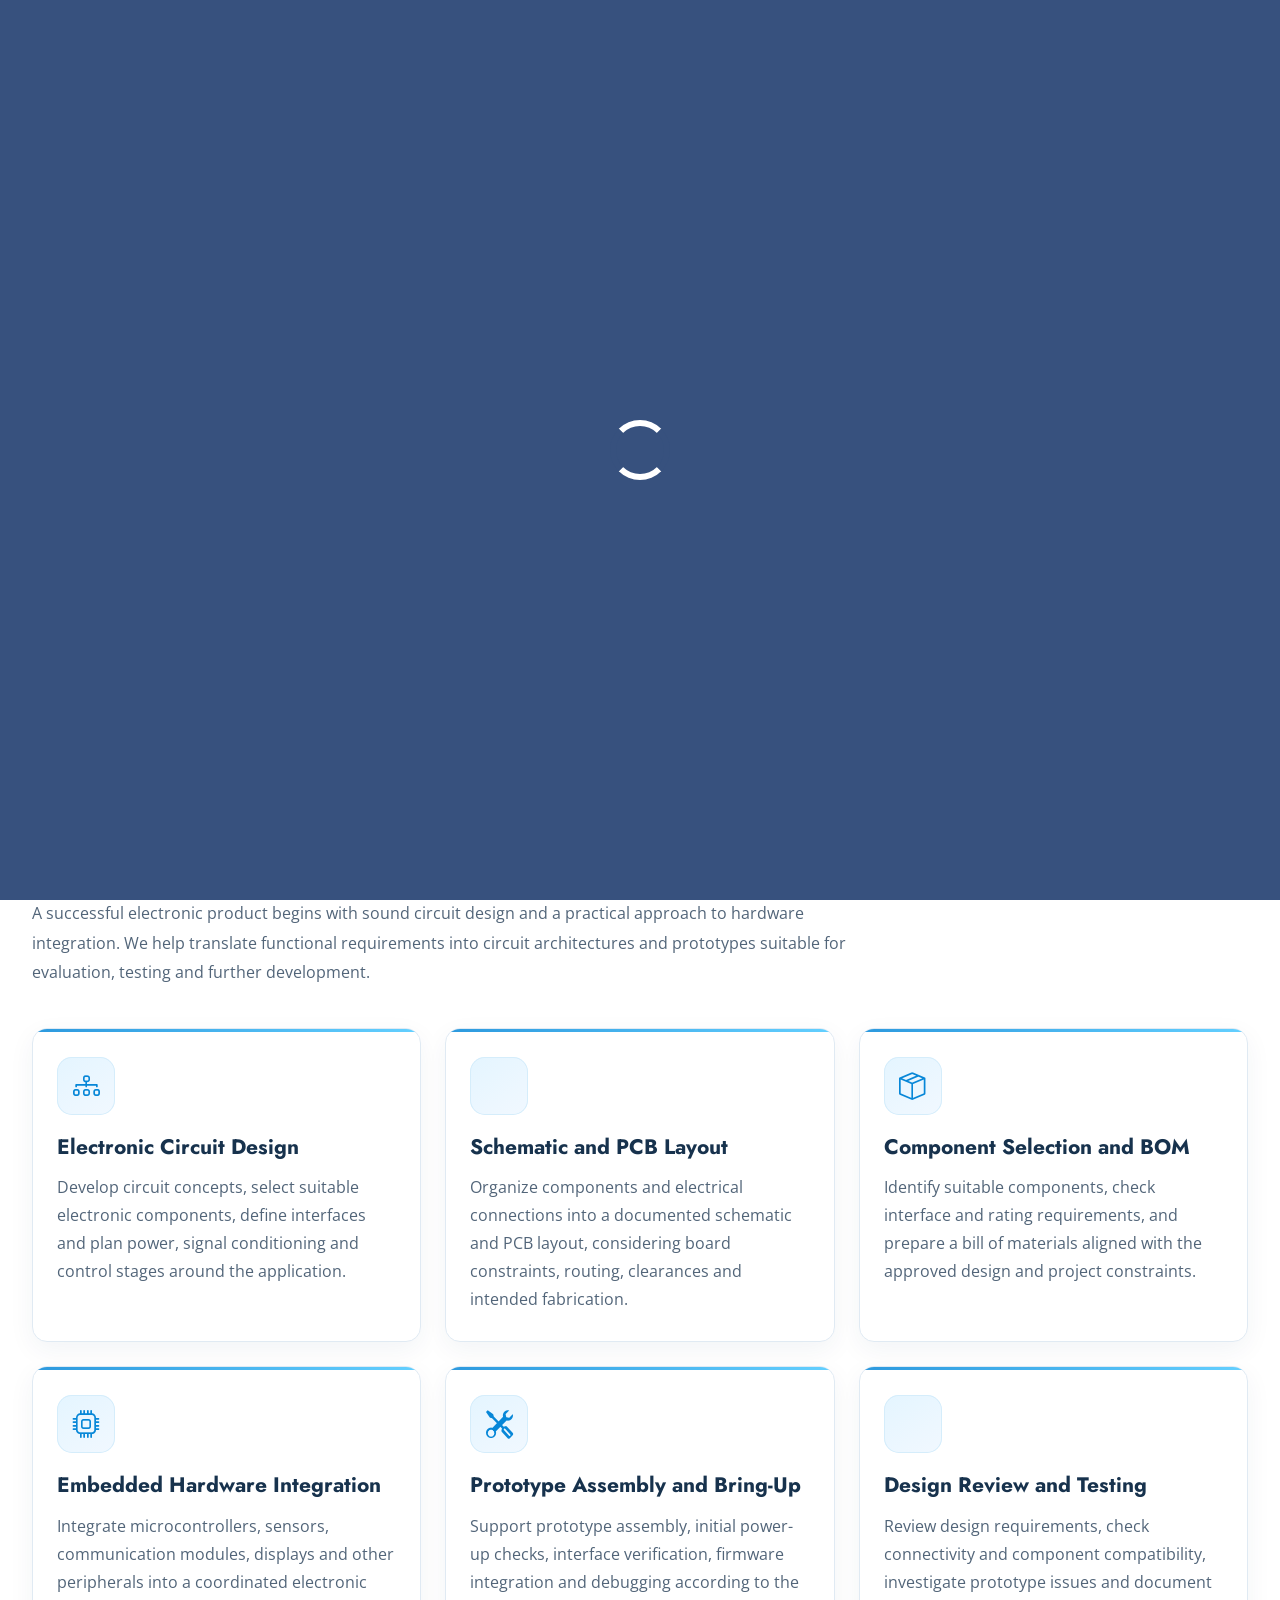
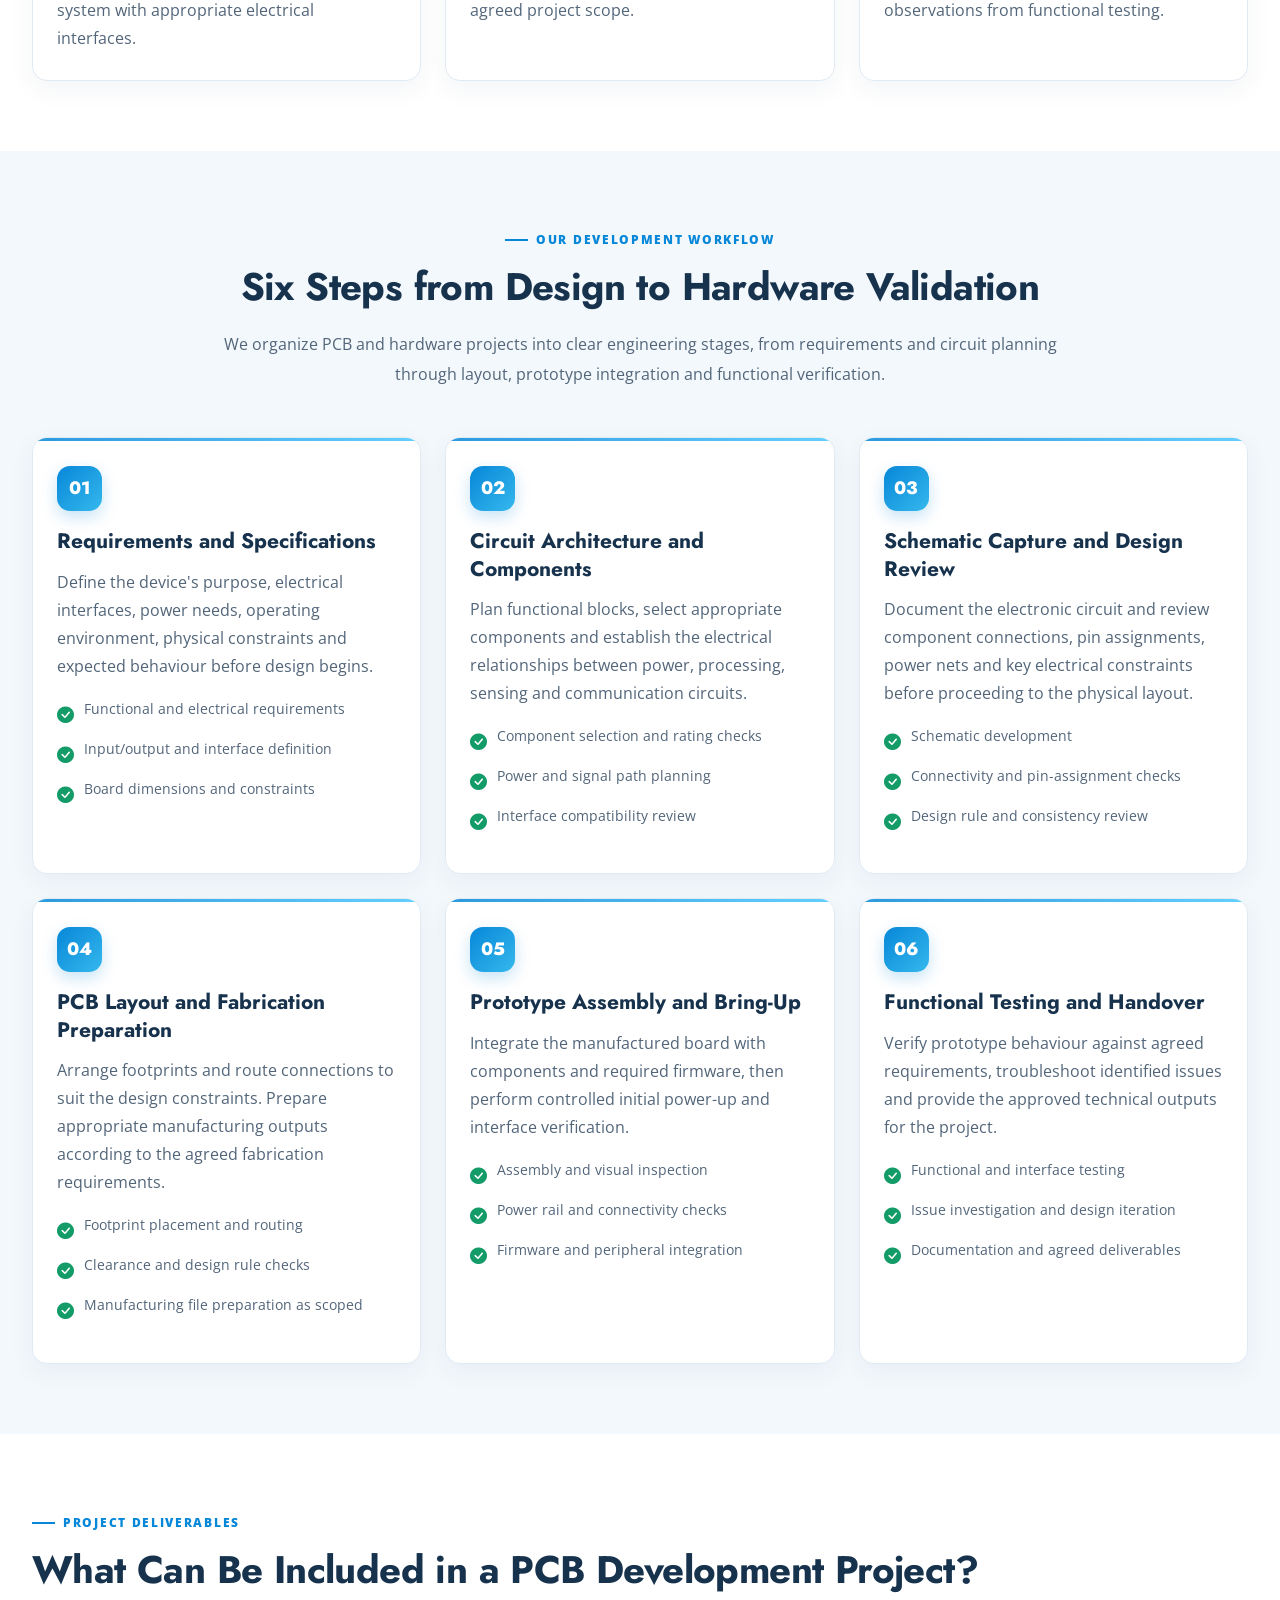
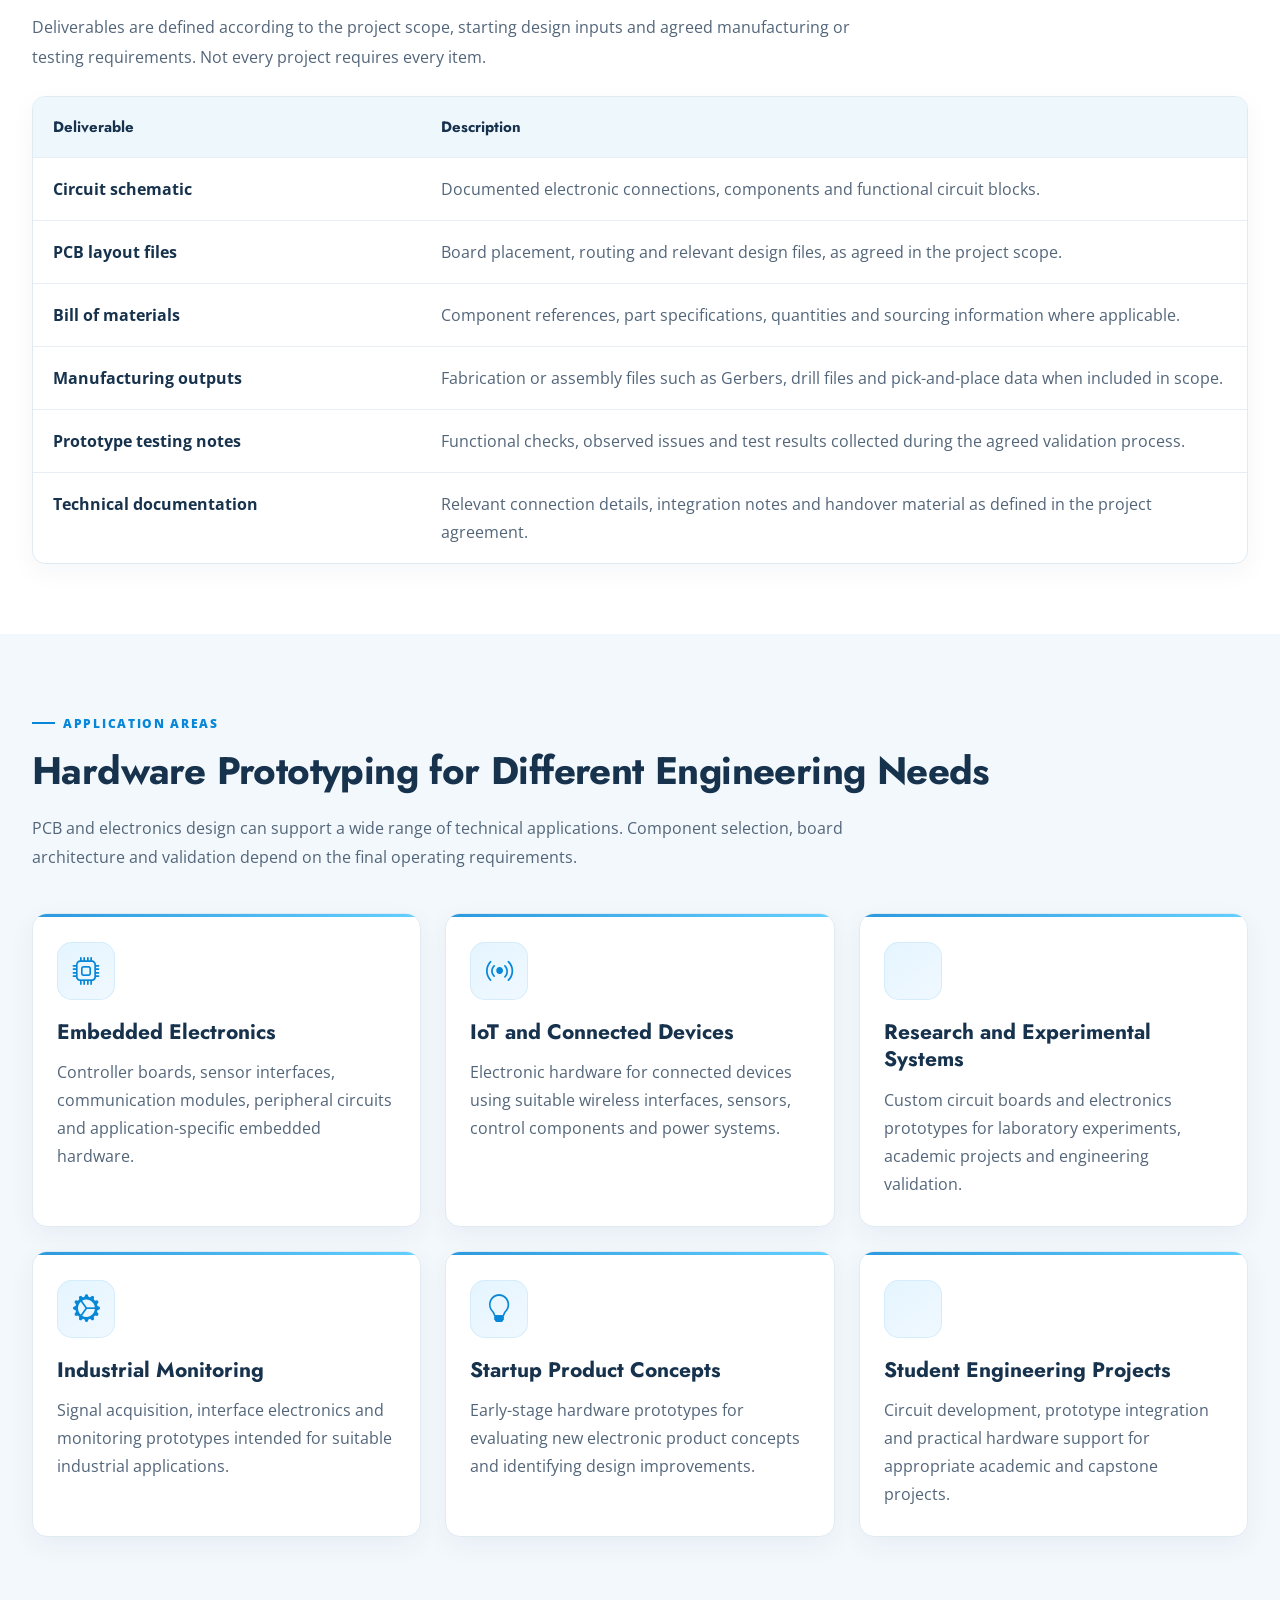
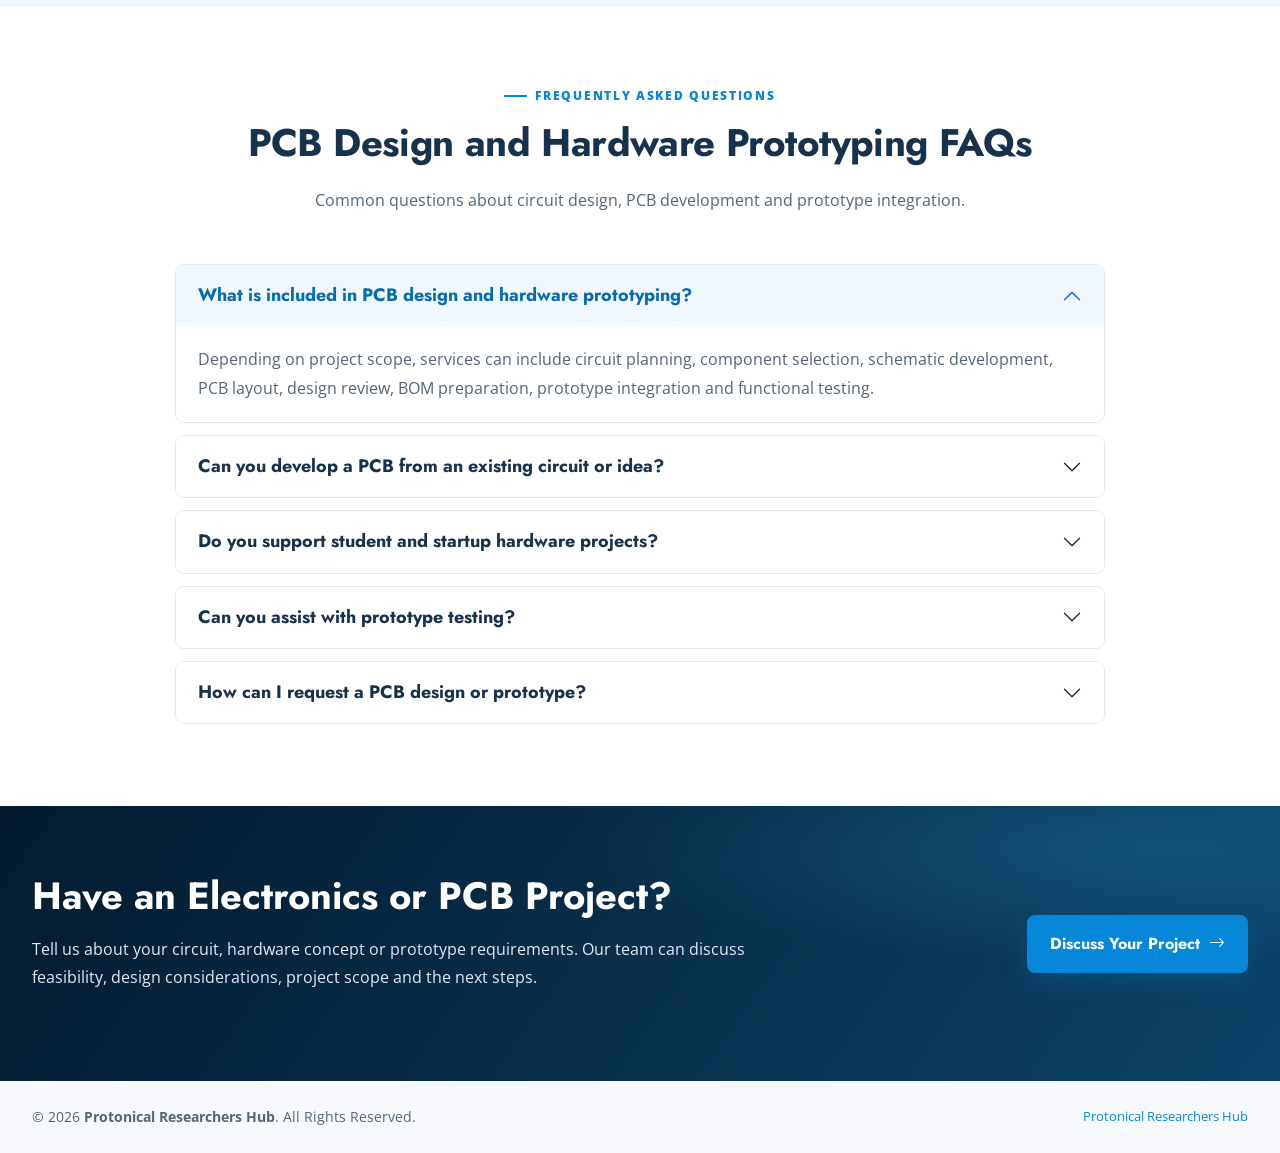
<file: services/pcb-design-prototyping.html>
<!DOCTYPE html>
<html lang="en">
<head>
  <meta charset="utf-8">
  <meta name="viewport" content="width=device-width, initial-scale=1">

  <title>PCB Design & Hardware Prototyping in Bengaluru | Protonical Researchers Hub</title>
  <meta name="description" content="PCB design and hardware prototyping services in Bengaluru, India. Protonical Researchers Hub supports circuit design, PCB layout, component selection, BOM preparation, electronics integration and prototype testing.">
  <meta name="keywords" content="PCB design Bangalore, PCB layout services Bengaluru, hardware prototyping India, electronic circuit design, PCB prototype development, electronics product development">
  <meta name="author" content="Protonical Researchers Hub">
  <meta name="robots" content="index, follow, max-image-preview:large">
  <meta name="theme-color" content="#ffffff">

  <link rel="canonical" href="https://researchershub.in/services/pcb-design-prototyping.html">
  <link rel="icon" href="../assets/img/favicon.png">
  <link rel="apple-touch-icon" href="../assets/img/apple-touch-icon.png">

  <meta property="og:type" content="website">
  <meta property="og:site_name" content="Protonical Researchers Hub">
  <meta property="og:title" content="PCB Design & Hardware Prototyping | Protonical Researchers Hub">
  <meta property="og:description" content="Circuit development, PCB layout, hardware integration and functional electronics prototyping in Bengaluru, India.">
  <meta property="og:url" content="https://researchershub.in/services/pcb-design-prototyping.html">
  <meta property="og:image" content="https://researchershub.in/assets/img/hero-img.png">
  <meta property="og:image:alt" content="PCB design, electronics development and hardware prototyping">

  <meta name="twitter:card" content="summary_large_image">
  <meta name="twitter:title" content="PCB Design & Hardware Prototyping">
  <meta name="twitter:description" content="Develop electronic circuits, PCB layouts and hardware prototypes with Protonical Researchers Hub.">
  <meta name="twitter:image" content="https://researchershub.in/assets/img/hero-img.png">

  <link rel="preconnect" href="https://fonts.googleapis.com">
  <link rel="preconnect" href="https://fonts.gstatic.com" crossorigin>

  <link href="https://fonts.googleapis.com/css?family=Open+Sans:300,400,600,700|Jost:300,400,500,600,700|Poppins:300,400,500,600,700" rel="stylesheet">

  <link href="../assets/vendor/aos/aos.css" rel="stylesheet">
  <link href="../assets/vendor/bootstrap/css/bootstrap.min.css" rel="stylesheet">
  <link href="../assets/vendor/bootstrap-icons/bootstrap-icons.css" rel="stylesheet">
  <link href="../assets/vendor/boxicons/css/boxicons.min.css" rel="stylesheet">
  <link href="../assets/vendor/remixicon/remixicon.css" rel="stylesheet">
  <link href="../assets/css/style.css" rel="stylesheet">

  <!-- Structured data -->
  <script type="application/ld+json">
  {
    "@context": "https://schema.org",
    "@graph": [
      {
        "@type": "Service",
        "@id": "https://researchershub.in/services/pcb-design-prototyping.html#service",
        "name": "PCB Design and Hardware Prototyping",
        "url": "https://researchershub.in/services/pcb-design-prototyping.html",
        "description": "Electronic circuit development, schematic design, PCB layout, component selection, bill of materials preparation, hardware integration and prototype testing.",
        "serviceType": [
          "Electronic Circuit Design",
          "PCB Schematic Design",
          "PCB Layout",
          "Hardware Prototyping",
          "Electronics Integration",
          "Prototype Testing"
        ],
        "provider": {
          "@type": "Organization",
          "@id": "https://researchershub.in/#organization",
          "name": "Protonical Researchers Hub",
          "url": "https://researchershub.in/",
          "email": "researchershub05@gmail.com",
          "telephone": "+91-8951970904",
          "address": {
            "@type": "PostalAddress",
            "addressLocality": "Bengaluru",
            "addressRegion": "Karnataka",
            "postalCode": "560049",
            "addressCountry": "IN"
          }
        },
        "areaServed": [
          {
            "@type": "City",
            "name": "Bengaluru"
          },
          {
            "@type": "Country",
            "name": "India"
          }
        ]
      },
      {
        "@type": "WebPage",
        "@id": "https://researchershub.in/services/pcb-design-prototyping.html#webpage",
        "url": "https://researchershub.in/services/pcb-design-prototyping.html",
        "name": "PCB Design and Hardware Prototyping in Bengaluru",
        "description": "Electronic circuit design, PCB layout, electronics integration and hardware prototype development.",
        "isPartOf": {
          "@type": "WebSite",
          "@id": "https://researchershub.in/#website",
          "url": "https://researchershub.in/",
          "name": "Protonical Researchers Hub"
        },
        "about": {
          "@id": "https://researchershub.in/services/pcb-design-prototyping.html#service"
        },
        "inLanguage": "en-IN"
      },
      {
        "@type": "BreadcrumbList",
        "itemListElement": [
          {
            "@type": "ListItem",
            "position": 1,
            "name": "Home",
            "item": "https://researchershub.in/"
          },
          {
            "@type": "ListItem",
            "position": 2,
            "name": "PCB Design and Hardware Prototyping",
            "item": "https://researchershub.in/services/pcb-design-prototyping.html"
          }
        ]
      },
      {
        "@type": "FAQPage",
        "mainEntity": [
          {
            "@type": "Question",
            "name": "What is included in PCB design and hardware prototyping?",
            "acceptedAnswer": {
              "@type": "Answer",
              "text": "Depending on project scope, services can include circuit planning, component selection, schematic development, PCB layout, design review, BOM preparation, prototype integration and functional testing."
            }
          },
          {
            "@type": "Question",
            "name": "Can you develop a PCB from an existing circuit or idea?",
            "acceptedAnswer": {
              "@type": "Answer",
              "text": "Yes. Project discussions can begin with an idea, requirements document, existing schematic or prototype. The development process depends on available information, complexity and agreed deliverables."
            }
          },
          {
            "@type": "Question",
            "name": "Do you support PCB prototyping for student and startup projects?",
            "acceptedAnswer": {
              "@type": "Answer",
              "text": "Protonical Researchers Hub works with students, researchers, startups, MSMEs and industry teams on suitable electronics and hardware development projects."
            }
          },
          {
            "@type": "Question",
            "name": "How can I request a PCB design or prototype?",
            "acceptedAnswer": {
              "@type": "Answer",
              "text": "Contact Protonical Researchers Hub through the website contact form or email researchershub05@gmail.com. Share the application, requirements, available circuit files and expected timeline."
            }
          }
        ]
      }
    ]
  }
  </script>

  <style>
    :root {
      --prh-primary: #0787d8;
      --prh-primary-dark: #056cb0;
      --prh-heading: #17324d;
      --prh-text: #526579;
      --prh-light: #f3f8fc;
      --prh-border: #dfeaf3;
    }

    html {
      scroll-behavior: smooth;
      scroll-padding-top: 105px;
    }

    body {
      font-family: "Open Sans", sans-serif;
      color: var(--prh-text);
      line-height: 1.75;
    }

    h1, h2, h3, h4, h5, h6 {
      font-family: "Jost", sans-serif;
      color: var(--prh-heading);
      font-weight: 700;
      line-height: 1.3;
    }

    a {
      color: var(--prh-primary);
    }

    a:hover {
      color: var(--prh-primary-dark);
    }

    /* Header */

    #header {
      min-height: 88px;
      background: #fff !important;
      box-shadow: 0 3px 18px rgba(15,35,60,.09);
    }

    #header .container {
      min-height: 88px;
    }

    #header .logo {
      display: flex;
      align-items: center;
      gap: 12px;
      max-width: 390px;
    }

    #header .logo img {
      max-height: 64px;
      max-width: 94px;
      width: auto;
      object-fit: contain;
    }

    .brand-wordmark {
      display: flex;
      flex-direction: column;
      line-height: 1.1;
      white-space: nowrap;
    }

    .brand-wordmark strong {
      color: var(--prh-heading);
      font-size: 21px;
      font-weight: 800;
      letter-spacing: .5px;
    }

    .brand-wordmark span {
      margin-top: 5px;
      color: var(--prh-primary);
      font-family: "Poppins", sans-serif;
      font-size: 10px;
      font-weight: 700;
      letter-spacing: 2.5px;
    }

    #header .navbar a,
    #header .navbar a:focus {
      color: var(--prh-heading);
    }

    #header .navbar a:hover,
    #header .navbar .active {
      color: var(--prh-primary);
    }

    .nav-contact {
      display: inline-flex !important;
      align-items: center;
      gap: 8px;
      margin-left: 8px;
      padding: 10px 17px !important;
      border-radius: 7px;
      background: var(--prh-primary);
      color: #fff !important;
      font-weight: 700;
    }

    .nav-contact:hover {
      background: var(--prh-primary-dark);
      color: #fff !important;
    }

    /* Hero */

    .service-hero {
      position: relative;
      overflow: hidden;
      padding: 145px 0 85px;
      background:
        radial-gradient(ellipse at 84% 20%, rgba(0,190,170,.20), transparent 34%),
        radial-gradient(ellipse at 10% 95%, rgba(27,106,173,.28), transparent 38%),
        linear-gradient(125deg, #041526 0%, #082c49 58%, #06485f 100%);
    }

    .service-hero::before {
      position: absolute;
      inset: 0;
      content: "";
      pointer-events: none;
      opacity: .13;
      background-image:
        linear-gradient(rgba(255,255,255,.12) 1px, transparent 1px),
        linear-gradient(90deg, rgba(255,255,255,.12) 1px, transparent 1px);
      background-size: 38px 38px;
      -webkit-mask-image: linear-gradient(to right, transparent, #000);
      mask-image: linear-gradient(to right, transparent, #000);
    }

    .service-hero .container {
      position: relative;
      z-index: 1;
    }

    .service-hero h1 {
      margin-bottom: 23px;
      color: #fff;
      font-size: clamp(37px,4.2vw,59px);
      line-height: 1.08;
      letter-spacing: -1.5px;
    }

    .service-hero h1 span {
      display: inline-block;
      background: linear-gradient(90deg, #55e1d3, #75c6ff);
      color: #55e1d3;
      -webkit-background-clip: text;
      background-clip: text;
      -webkit-text-fill-color: transparent;
    }

    .service-hero p {
      max-width: 610px;
      margin-bottom: 28px;
      color: #d0e0ed;
      font-size: 16px;
      line-height: 1.9;
    }

    .hero-eyebrow {
      display: inline-flex;
      align-items: center;
      gap: 10px;
      margin-bottom: 19px;
      padding: 9px 14px;
      border: 1px solid rgba(111,232,221,.27);
      border-radius: 30px;
      background: rgba(25,190,169,.09);
      color: #7ce9dc;
      font-size: 11px;
      font-weight: 700;
      letter-spacing: 1.5px;
      text-transform: uppercase;
    }

    .hero-eyebrow::before {
      width: 22px;
      height: 2px;
      background: #5de0d0;
      content: "";
    }

    .hero-actions {
      display: flex;
      flex-wrap: wrap;
      gap: 13px;
      margin-top: 28px;
    }

    .btn-prh,
    .btn-prh-outline {
      display: inline-flex;
      align-items: center;
      justify-content: center;
      gap: 9px;
      min-height: 49px;
      padding: 13px 21px;
      border: 2px solid var(--prh-primary);
      border-radius: 8px;
      font-family: "Jost", sans-serif;
      font-weight: 700;
      text-decoration: none;
      transition: background .2s ease, color .2s ease, transform .2s ease;
    }

    .btn-prh {
      background: var(--prh-primary);
      color: #fff;
      box-shadow: 0 9px 25px rgba(0,135,216,.22);
    }

    .btn-prh:hover {
      transform: translateY(-2px);
      border-color: var(--prh-primary-dark);
      background: var(--prh-primary-dark);
      color: #fff;
    }

    .btn-prh-outline {
      border-color: rgba(255,255,255,.7);
      background: transparent;
      color: #fff;
    }

    .btn-prh-outline:hover {
      background: #fff;
      color: var(--prh-heading);
    }

    .hero-tag-row {
      display: flex;
      flex-wrap: wrap;
      gap: 9px;
      margin-top: 25px;
    }

    .hero-tag-row span {
      display: inline-flex;
      align-items: center;
      gap: 7px;
      padding: 7px 12px;
      border: 1px solid rgba(160,215,249,.22);
      border-radius: 30px;
      background: rgba(255,255,255,.045);
      color: #dbeaf6;
      font-size: 11px;
      font-weight: 600;
    }

    .hero-tag-row i {
      color: #6de4d5;
      font-size: 14px;
    }

    /* CSS-drawn PCB visual */

    .pcb-visual-stage {
      position: relative;
      display: flex;
      align-items: center;
      justify-content: center;
      min-height: 405px;
      padding: 18px;
    }

    .pcb-glow {
      position: absolute;
      width: 285px;
      height: 285px;
      border-radius: 50%;
      background: rgba(28,221,185,.17);
      filter: blur(55px);
    }

    .pcb-board {
      position: relative;
      width: 100%;
      max-width: 420px;
      min-height: 350px;
      padding: 25px;
      overflow: hidden;
      border: 2px solid rgba(133,246,218,.55);
      border-radius: 18px;
      background:
        radial-gradient(circle at 15px 15px, rgba(180,255,220,.10) 1px, transparent 2px),
        linear-gradient(140deg, #126956, #084b43 55%, #06352f);
      background-size: 25px 25px, auto;
      box-shadow:
        0 0 0 7px rgba(35,208,170,.05),
        0 26px 65px rgba(0,0,0,.34),
        inset 0 0 45px rgba(0,0,0,.20);
      transform: rotate(-2deg);
    }

    .pcb-board::before,
    .pcb-board::after {
      position: absolute;
      content: "";
      pointer-events: none;
      opacity: .55;
    }

    .pcb-board::before {
      inset: 0;
      background:
        linear-gradient(90deg, transparent 49%, rgba(108,236,200,.18) 50%, transparent 51%),
        linear-gradient(0deg, transparent 49%, rgba(108,236,200,.13) 50%, transparent 51%);
      background-size: 40px 40px;
    }

    .pcb-board::after {
      inset: 15px;
      border: 1px solid rgba(154,246,219,.28);
      border-radius: 10px;
    }

    .pcb-board-label {
      position: relative;
      z-index: 2;
      display: flex;
      align-items: center;
      justify-content: space-between;
      gap: 10px;
      padding-bottom: 16px;
      border-bottom: 1px solid rgba(178,255,227,.22);
      color: #c8fff0;
      font-family: "Poppins", sans-serif;
      font-size: 11px;
      font-weight: 700;
      letter-spacing: 1px;
    }

    .pcb-board-label span:last-child {
      color: #78e9d2;
      font-size: 9px;
    }

    .pcb-components {
      position: relative;
      z-index: 2;
      display: grid;
      grid-template-columns: 1fr 1.15fr 1fr;
      gap: 12px;
      align-items: center;
      padding: 25px 0;
    }

    .pcb-component {
      display: flex;
      flex-direction: column;
      align-items: center;
      justify-content: center;
      gap: 7px;
      min-width: 0;
      min-height: 82px;
      padding: 10px 6px;
      border: 1px solid rgba(203,255,239,.35);
      border-radius: 8px;
      background: rgba(4,36,32,.65);
      text-align: center;
      color: #e4fff7;
    }

    .pcb-component i {
      color: #89f3df;
      font-size: 22px;
    }

    .pcb-component strong {
      color: #fff;
      font-size: 10px;
      line-height: 1.35;
    }

    .pcb-component small {
      color: #b9eadb;
      font-size: 9px;
      line-height: 1.3;
    }

    .pcb-component.main-chip {
      min-height: 120px;
      border: 2px solid rgba(123,244,224,.65);
      background: linear-gradient(135deg, #103a54, #09283c);
      box-shadow: 0 0 25px rgba(59,223,194,.13);
    }

    .pcb-component.main-chip i {
      font-size: 32px;
    }

    .pcb-trace-row {
      position: relative;
      z-index: 2;
      display: grid;
      grid-template-columns: repeat(4, minmax(0,1fr));
      gap: 9px;
      padding-top: 16px;
      border-top: 1px solid rgba(178,255,227,.22);
    }

    .pcb-pad {
      min-height: 45px;
      padding: 7px 4px;
      border: 1px solid rgba(203,255,239,.3);
      border-radius: 6px;
      background: rgba(3,38,33,.48);
      text-align: center;
      color: #ccfff0;
    }

    .pcb-pad i {
      display: block;
      margin-bottom: 2px;
      font-size: 16px;
      color: #91f1d7;
    }

    .pcb-pad span {
      font-size: 8px;
      letter-spacing: .5px;
    }

    .pcb-board-footer {
      position: relative;
      z-index: 2;
      display: flex;
      justify-content: space-between;
      gap: 10px;
      margin-top: 19px;
      color: #b5e9d8;
      font-size: 9px;
      letter-spacing: .5px;
    }

    /* Breadcrumb */

    .breadcrumb-band {
      padding: 13px 0;
      border-bottom: 1px solid var(--prh-border);
      background: #f2f6fa;
      font-size: 13px;
    }

    .breadcrumb-band a {
      text-decoration: none;
    }

    .breadcrumb-band .separator {
      display: inline-block;
      margin: 0 9px;
      color: #8c9aaa;
    }

    /* Sections */

    .content-section {
      padding: 70px 0;
    }

    .content-section.section-soft {
      background: var(--prh-light);
    }

    .section-eyebrow {
      display: inline-flex;
      align-items: center;
      gap: 8px;
      margin-bottom: 12px;
      color: var(--prh-primary);
      font-size: 12px;
      font-weight: 800;
      letter-spacing: 1.7px;
      text-transform: uppercase;
    }

    .section-eyebrow::before {
      display: inline-block;
      width: 23px;
      height: 2px;
      background: var(--prh-primary);
      content: "";
    }

    .section-heading {
      margin-bottom: 18px;
      font-size: clamp(27px,3vw,39px);
      letter-spacing: -.6px;
    }

    .section-intro {
      max-width: 850px;
      font-size: 16px;
      line-height: 1.85;
    }

    /* Cards */

    .service-card,
    .workflow-card,
    .application-card {
      position: relative;
      height: 100%;
      overflow: hidden;
      padding: 28px 24px;
      border: 1px solid #e0eaf3;
      border-radius: 15px;
      background: #fff;
      box-shadow: 0 8px 27px rgba(21,55,85,.055);
      transition: transform .25s ease, box-shadow .25s ease, border-color .25s ease;
    }

    .service-card::before,
    .workflow-card::before,
    .application-card::before {
      position: absolute;
      inset: 0 0 auto;
      height: 3px;
      background: linear-gradient(90deg, #0787d8, #48c7ff);
      content: "";
      opacity: .85;
    }

    .service-card:hover,
    .workflow-card:hover,
    .application-card:hover {
      transform: translateY(-5px);
      border-color: #b8dff5;
      box-shadow: 0 17px 38px rgba(21,75,117,.12);
    }

    .service-icon {
      display: flex;
      align-items: center;
      justify-content: center;
      width: 58px;
      height: 58px;
      margin-bottom: 19px;
      border-radius: 15px;
      background: linear-gradient(145deg, #e4f5ff, #f1f8ff);
      box-shadow: inset 0 0 0 1px #d5edfb;
      color: var(--prh-primary);
      font-size: 27px;
    }

    .service-card h3,
    .application-card h3 {
      margin-bottom: 12px;
      font-size: 21px;
    }

    .service-card p,
    .application-card p {
      margin-bottom: 0;
    }

    /* Six-step workflow */

    .workflow-number {
      display: inline-flex;
      align-items: center;
      justify-content: center;
      width: 45px;
      height: 45px;
      margin-bottom: 17px;
      border-radius: 13px;
      background: linear-gradient(135deg, #0787d8, #35b8ed);
      box-shadow: 0 6px 16px rgba(7,135,216,.23);
      color: #fff;
      font-family: "Jost", sans-serif;
      font-size: 18px;
      font-weight: 800;
    }

    .workflow-card h3 {
      margin-bottom: 12px;
      font-size: 21px;
    }

    .workflow-card p {
      margin-bottom: 15px;
    }

    .check-list {
      list-style: none;
      padding: 0;
      margin: 18px 0 0;
    }

    .check-list li {
      display: flex;
      align-items: flex-start;
      gap: 10px;
      margin-bottom: 10px;
      font-size: 14px;
      line-height: 1.6;
    }

    .check-list i {
      flex-shrink: 0;
      margin-top: 3px;
      color: #139b68;
      font-size: 17px;
    }

    /* Outputs table */

    .deliverables-table {
      overflow: hidden;
      border: 1px solid var(--prh-border);
      border-radius: 13px;
      background: #fff;
      box-shadow: 0 8px 27px rgba(21,55,85,.045);
    }

    .deliverables-table table {
      width: 100%;
      margin: 0;
      border-collapse: collapse;
    }

    .deliverables-table th,
    .deliverables-table td {
      padding: 17px 20px;
      border-bottom: 1px solid #e8eef4;
      text-align: left;
      vertical-align: top;
    }

    .deliverables-table th {
      background: #eef7fc;
      color: var(--prh-heading);
      font-family: "Jost", sans-serif;
      font-size: 15px;
    }

    .deliverables-table tr:last-child td {
      border-bottom: 0;
    }

    .deliverables-table td:first-child {
      width: 32%;
      color: var(--prh-heading);
      font-weight: 700;
    }

    /* FAQ */

    .faq-list {
      max-width: 930px;
      margin: 0 auto;
    }

    .faq-list .accordion-item {
      overflow: hidden;
      margin-bottom: 12px;
      border: 1px solid var(--prh-border);
      border-radius: 9px;
    }

    .faq-list .accordion-button {
      padding: 19px 22px;
      background: #fff;
      box-shadow: none;
      color: var(--prh-heading);
      font-family: "Jost", sans-serif;
      font-size: 18px;
      font-weight: 700;
    }

    .faq-list .accordion-button:not(.collapsed) {
      background: #f1f8fd;
      color: var(--prh-primary-dark);
    }

    .faq-list .accordion-body {
      padding: 19px 22px;
      color: var(--prh-text);
      line-height: 1.8;
    }

    /* Final CTA */

    .cta-section {
      position: relative;
      overflow: hidden;
      padding: 65px 0;
      background:
        radial-gradient(ellipse at 90% 15%, rgba(44,170,224,.22), transparent 35%),
        linear-gradient(125deg, #041b2e, #0b4268);
    }

    .cta-section h2 {
      margin-bottom: 14px;
      color: #fff;
      font-size: clamp(27px,3vw,38px);
    }

    .cta-section p {
      max-width: 780px;
      margin-bottom: 25px;
      color: #dfebf5;
      font-size: 16px;
    }

    #footer {
      background: #f7f9fc;
    }

    #footer .footer-bottom {
      padding-top: 24px;
      padding-bottom: 24px;
    }

    #footer .copyright,
    #footer .credits {
      color: #526579;
    }

    /* Responsive */

    @media (max-width: 991px) {
      #header,
      #header .container {
        min-height: 78px;
      }

      #header .logo img {
        max-height: 53px;
        max-width: 75px;
      }

      .brand-wordmark strong {
        font-size: 16px;
      }

      .brand-wordmark span {
        font-size: 9px;
        letter-spacing: 1.5px;
      }

      .service-hero {
        padding: 120px 0 60px;
        text-align: center;
      }

      .service-hero p {
        margin-right: auto;
        margin-left: auto;
      }

      .hero-actions,
      .hero-tag-row {
        justify-content: center;
      }

      .pcb-visual-stage {
        min-height: auto;
        padding: 35px 8px 5px;
      }

      .pcb-board {
        max-width: 470px;
      }

      .section-intro {
        margin-right: auto;
        margin-left: auto;
      }
    }

    @media (max-width: 575px) {
      #header .logo {
        gap: 7px;
      }

      #header .logo img {
        max-width: 55px;
      }

      .brand-wordmark strong {
        font-size: 13px;
      }

      .brand-wordmark span {
        font-size: 8px;
        letter-spacing: 1px;
      }

      .service-hero {
        padding: 112px 0 50px;
      }

      .service-hero h1 {
        font-size: 35px;
        letter-spacing: -.8px;
      }

      .service-hero p {
        font-size: 15px;
      }

      .hero-actions {
        flex-direction: column;
        align-items: stretch;
      }

      .hero-actions a {
        width: 100%;
      }

      .hero-tag-row {
        gap: 7px;
      }

      .hero-tag-row span {
        font-size: 10px;
      }

      .pcb-board {
        min-height: 320px;
        padding: 19px 15px;
        border-radius: 14px;
      }

      .pcb-board-label {
        font-size: 9px;
      }

      .pcb-components {
        grid-template-columns: minmax(0,1fr) minmax(0,1.15fr) minmax(0,1fr);
        gap: 6px;
        padding: 21px 0;
      }

      .pcb-component {
        min-height: 74px;
        padding: 8px 4px;
      }

      .pcb-component.main-chip {
        min-height: 105px;
      }

      .pcb-component strong {
        font-size: 9px;
      }

      .pcb-component small {
        font-size: 8px;
      }

      .pcb-trace-row {
        gap: 5px;
      }

      .pcb-pad span {
        font-size: 7px;
      }

      .content-section {
        padding: 48px 0;
      }

      .service-card,
      .workflow-card,
      .application-card {
        padding: 23px 19px;
      }

      .deliverables-table th,
      .deliverables-table td {
        padding: 12px 11px;
        font-size: 13px;
      }
    }

    @media (prefers-reduced-motion: reduce) {
      html {
        scroll-behavior: auto;
      }

      .service-card,
      .workflow-card,
      .application-card,
      .btn-prh {
        transition: none;
      }
    }
  </style>
</head>

<body>

  <!-- HEADER -->
  <header id="header" class="fixed-top">
    <div class="container d-flex align-items-center justify-content-between">

      <a href="../index.html" class="logo" aria-label="Protonical Researchers Hub homepage">
        <img
          src="../assets/img/logo.png"
          alt="Protonical Researchers Hub logo"
          width="94"
          height="64"
        >

        <span class="brand-wordmark">
          <strong>PROTONICAL</strong>
          <span>RESEARCHERS HUB</span>
        </span>
      </a>

      <nav id="navbar" class="navbar" aria-label="Main navigation">
        <ul>
          <li><a class="nav-link" href="../index.html#hero">Home</a></li>
          <li><a class="nav-link" href="../index.html#about">About</a></li>
          <li><a class="nav-link active" href="#pcb-services">Services</a></li>
          <li><a class="nav-link" href="../index.html#portfolio">Portfolio</a></li>
          <li><a class="nav-link" href="../index.html#team">Our Team</a></li>
          <li>
            <a class="nav-link nav-contact" href="../index.html#contact">
              Discuss Your Project <i class="bi bi-arrow-right"></i>
            </a>
          </li>
        </ul>

        <i class="bi bi-list mobile-nav-toggle" aria-label="Toggle navigation"></i>
      </nav>

    </div>
  </header>


  <main id="main">

    <!-- HERO -->
    <section class="service-hero" id="service-overview">
      <div class="container">
        <div class="row align-items-center">

          <div class="col-lg-7" data-aos="fade-up">

            <div class="hero-eyebrow">
              Circuit Design · Electronics · Prototyping
            </div>

            <h1>
              From Circuit Concept to
              <span>Working Hardware</span>
            </h1>

            <p>
              Turn electronic design ideas into functional prototypes.
              Protonical Researchers Hub supports circuit development,
              schematic design, PCB layout, component selection, hardware
              integration and prototype validation in Bengaluru, India.
            </p>

            <div class="hero-actions">
              <a href="../index.html#contact" class="btn-prh">
                <i class="bi bi-rocket-takeoff"></i>
                Discuss Your PCB Project
              </a>

              <a href="#pcb-workflow" class="btn-prh-outline">
                <i class="bi bi-diagram-3"></i>
                Explore Our Workflow
              </a>
            </div>

            <div class="hero-tag-row">
              <span><i class="bi bi-diagram-3"></i> Circuit Design</span>
              <span><i class="bi bi-motherboard"></i> PCB Layout</span>
              <span><i class="bi bi-tools"></i> Prototype Testing</span>
            </div>

          </div>

          <div class="col-lg-5" data-aos="zoom-in" data-aos-delay="150">

            <div class="pcb-visual-stage">
              <div class="pcb-glow"></div>

              <div class="pcb-board">

                <div class="pcb-board-label">
                  <span>PRH · HARDWARE DESIGN</span>
                  <span>PCB / REV 01</span>
                </div>

                <div class="pcb-components">

                  <div class="pcb-component">
                    <i class="bi bi-lightning-charge"></i>
                    <strong>POWER</strong>
                    <small>Supply stage</small>
                  </div>

                  <div class="pcb-component main-chip">
                    <i class="bi bi-cpu"></i>
                    <strong>CONTROL IC</strong>
                    <small>Processing unit</small>
                  </div>

                  <div class="pcb-component">
                    <i class="bi bi-broadcast"></i>
                    <strong>INTERFACE</strong>
                    <small>I/O signals</small>
                  </div>

                </div>

                <div class="pcb-trace-row">

                  <div class="pcb-pad">
                    <i class="bi bi-circle"></i>
                    <span>INPUT</span>
                  </div>

                  <div class="pcb-pad">
                    <i class="bi bi-circle"></i>
                    <span>SENSORS</span>
                  </div>

                  <div class="pcb-pad">
                    <i class="bi bi-circle"></i>
                    <span>OUTPUT</span>
                  </div>

                  <div class="pcb-pad">
                    <i class="bi bi-circle"></i>
                    <span>DEBUG</span>
                  </div>

                </div>

                <div class="pcb-board-footer">
                  <span>SCHEMATIC → LAYOUT</span>
                  <span>DESIGN · BUILD · TEST</span>
                </div>

              </div>
            </div>

          </div>

        </div>
      </div>
    </section>


    <!-- BREADCRUMB -->
    <div class="breadcrumb-band">
      <div class="container">
        <a href="../index.html">Home</a>
        <span class="separator">/</span>
        <span aria-current="page">PCB Design &amp; Hardware Prototyping</span>
      </div>
    </div>


    <!-- SERVICES -->
    <section class="content-section" id="pcb-services">
      <div class="container" data-aos="fade-up">

        <span class="section-eyebrow">Engineering Capabilities</span>

        <h2 class="section-heading">
          PCB Design and Hardware Prototyping Services
        </h2>

        <p class="section-intro">
          A successful electronic product begins with sound circuit design
          and a practical approach to hardware integration. We help translate
          functional requirements into circuit architectures and prototypes
          suitable for evaluation, testing and further development.
        </p>

        <div class="row g-4 mt-3">

          <div class="col-lg-4 col-md-6">
            <article class="service-card">
              <div class="service-icon">
                <i class="bi bi-diagram-3"></i>
              </div>
              <h3>Electronic Circuit Design</h3>
              <p>
                Develop circuit concepts, select suitable electronic
                components, define interfaces and plan power, signal
                conditioning and control stages around the application.
              </p>
            </article>
          </div>

          <div class="col-lg-4 col-md-6">
            <article class="service-card">
              <div class="service-icon">
                <i class="bi bi-motherboard"></i>
              </div>
              <h3>Schematic and PCB Layout</h3>
              <p>
                Organize components and electrical connections into a
                documented schematic and PCB layout, considering board
                constraints, routing, clearances and intended fabrication.
              </p>
            </article>
          </div>

          <div class="col-lg-4 col-md-6">
            <article class="service-card">
              <div class="service-icon">
                <i class="bi bi-box-seam"></i>
              </div>
              <h3>Component Selection and BOM</h3>
              <p>
                Identify suitable components, check interface and rating
                requirements, and prepare a bill of materials aligned with
                the approved design and project constraints.
              </p>
            </article>
          </div>

          <div class="col-lg-4 col-md-6">
            <article class="service-card">
              <div class="service-icon">
                <i class="bi bi-cpu"></i>
              </div>
              <h3>Embedded Hardware Integration</h3>
              <p>
                Integrate microcontrollers, sensors, communication modules,
                displays and other peripherals into a coordinated electronic
                system with appropriate electrical interfaces.
              </p>
            </article>
          </div>

          <div class="col-lg-4 col-md-6">
            <article class="service-card">
              <div class="service-icon">
                <i class="bi bi-tools"></i>
              </div>
              <h3>Prototype Assembly and Bring-Up</h3>
              <p>
                Support prototype assembly, initial power-up checks,
                interface verification, firmware integration and debugging
                according to the agreed project scope.
              </p>
            </article>
          </div>

          <div class="col-lg-4 col-md-6">
            <article class="service-card">
              <div class="service-icon">
                <i class="bi bi-clipboard2-check"></i>
              </div>
              <h3>Design Review and Testing</h3>
              <p>
                Review design requirements, check connectivity and component
                compatibility, investigate prototype issues and document
                observations from functional testing.
              </p>
            </article>
          </div>

        </div>

      </div>
    </section>


    <!-- PCB DEVELOPMENT WORKFLOW -->
    <section class="content-section section-soft" id="pcb-workflow">
      <div class="container" data-aos="fade-up">

        <div class="text-center mb-5">
          <span class="section-eyebrow">Our Development Workflow</span>

          <h2 class="section-heading">
            Six Steps from Design to Hardware Validation
          </h2>

          <p class="section-intro mx-auto">
            We organize PCB and hardware projects into clear engineering
            stages, from requirements and circuit planning through layout,
            prototype integration and functional verification.
          </p>
        </div>

        <div class="row g-4">

          <div class="col-lg-4 col-md-6">
            <article class="workflow-card">
              <span class="workflow-number">01</span>
              <h3>Requirements and Specifications</h3>

              <p>
                Define the device's purpose, electrical interfaces, power
                needs, operating environment, physical constraints and
                expected behaviour before design begins.
              </p>

              <ul class="check-list">
                <li><i class="bi bi-check-circle-fill"></i><span>Functional and electrical requirements</span></li>
                <li><i class="bi bi-check-circle-fill"></i><span>Input/output and interface definition</span></li>
                <li><i class="bi bi-check-circle-fill"></i><span>Board dimensions and constraints</span></li>
              </ul>
            </article>
          </div>

          <div class="col-lg-4 col-md-6">
            <article class="workflow-card">
              <span class="workflow-number">02</span>
              <h3>Circuit Architecture and Components</h3>

              <p>
                Plan functional blocks, select appropriate components and
                establish the electrical relationships between power,
                processing, sensing and communication circuits.
              </p>

              <ul class="check-list">
                <li><i class="bi bi-check-circle-fill"></i><span>Component selection and rating checks</span></li>
                <li><i class="bi bi-check-circle-fill"></i><span>Power and signal path planning</span></li>
                <li><i class="bi bi-check-circle-fill"></i><span>Interface compatibility review</span></li>
              </ul>
            </article>
          </div>

          <div class="col-lg-4 col-md-6">
            <article class="workflow-card">
              <span class="workflow-number">03</span>
              <h3>Schematic Capture and Design Review</h3>

              <p>
                Document the electronic circuit and review component
                connections, pin assignments, power nets and key electrical
                constraints before proceeding to the physical layout.
              </p>

              <ul class="check-list">
                <li><i class="bi bi-check-circle-fill"></i><span>Schematic development</span></li>
                <li><i class="bi bi-check-circle-fill"></i><span>Connectivity and pin-assignment checks</span></li>
                <li><i class="bi bi-check-circle-fill"></i><span>Design rule and consistency review</span></li>
              </ul>
            </article>
          </div>

          <div class="col-lg-4 col-md-6">
            <article class="workflow-card">
              <span class="workflow-number">04</span>
              <h3>PCB Layout and Fabrication Preparation</h3>

              <p>
                Arrange footprints and route connections to suit the design
                constraints. Prepare appropriate manufacturing outputs
                according to the agreed fabrication requirements.
              </p>

              <ul class="check-list">
                <li><i class="bi bi-check-circle-fill"></i><span>Footprint placement and routing</span></li>
                <li><i class="bi bi-check-circle-fill"></i><span>Clearance and design rule checks</span></li>
                <li><i class="bi bi-check-circle-fill"></i><span>Manufacturing file preparation as scoped</span></li>
              </ul>
            </article>
          </div>

          <div class="col-lg-4 col-md-6">
            <article class="workflow-card">
              <span class="workflow-number">05</span>
              <h3>Prototype Assembly and Bring-Up</h3>

              <p>
                Integrate the manufactured board with components and required
                firmware, then perform controlled initial power-up and
                interface verification.
              </p>

              <ul class="check-list">
                <li><i class="bi bi-check-circle-fill"></i><span>Assembly and visual inspection</span></li>
                <li><i class="bi bi-check-circle-fill"></i><span>Power rail and connectivity checks</span></li>
                <li><i class="bi bi-check-circle-fill"></i><span>Firmware and peripheral integration</span></li>
              </ul>
            </article>
          </div>

          <div class="col-lg-4 col-md-6">
            <article class="workflow-card">
              <span class="workflow-number">06</span>
              <h3>Functional Testing and Handover</h3>

              <p>
                Verify prototype behaviour against agreed requirements,
                troubleshoot identified issues and provide the approved
                technical outputs for the project.
              </p>

              <ul class="check-list">
                <li><i class="bi bi-check-circle-fill"></i><span>Functional and interface testing</span></li>
                <li><i class="bi bi-check-circle-fill"></i><span>Issue investigation and design iteration</span></li>
                <li><i class="bi bi-check-circle-fill"></i><span>Documentation and agreed deliverables</span></li>
              </ul>
            </article>
          </div>

        </div>
      </div>
    </section>


    <!-- DELIVERABLES -->
    <section class="content-section" id="pcb-deliverables">
      <div class="container" data-aos="fade-up">

        <span class="section-eyebrow">Project Deliverables</span>

        <h2 class="section-heading">
          What Can Be Included in a PCB Development Project?
        </h2>

        <p class="section-intro mb-4">
          Deliverables are defined according to the project scope, starting
          design inputs and agreed manufacturing or testing requirements.
          Not every project requires every item.
        </p>

        <div class="deliverables-table">
          <table>
            <thead>
              <tr>
                <th scope="col">Deliverable</th>
                <th scope="col">Description</th>
              </tr>
            </thead>
            <tbody>
              <tr>
                <td>Circuit schematic</td>
                <td>Documented electronic connections, components and functional circuit blocks.</td>
              </tr>
              <tr>
                <td>PCB layout files</td>
                <td>Board placement, routing and relevant design files, as agreed in the project scope.</td>
              </tr>
              <tr>
                <td>Bill of materials</td>
                <td>Component references, part specifications, quantities and sourcing information where applicable.</td>
              </tr>
              <tr>
                <td>Manufacturing outputs</td>
                <td>Fabrication or assembly files such as Gerbers, drill files and pick-and-place data when included in scope.</td>
              </tr>
              <tr>
                <td>Prototype testing notes</td>
                <td>Functional checks, observed issues and test results collected during the agreed validation process.</td>
              </tr>
              <tr>
                <td>Technical documentation</td>
                <td>Relevant connection details, integration notes and handover material as defined in the project agreement.</td>
              </tr>
            </tbody>
          </table>
        </div>

      </div>
    </section>


    <!-- APPLICATIONS -->
    <section class="content-section section-soft" id="pcb-applications">
      <div class="container" data-aos="fade-up">

        <span class="section-eyebrow">Application Areas</span>

        <h2 class="section-heading">
          Hardware Prototyping for Different Engineering Needs
        </h2>

        <p class="section-intro">
          PCB and electronics design can support a wide range of technical
          applications. Component selection, board architecture and validation
          depend on the final operating requirements.
        </p>

        <div class="row g-4 mt-3">

          <div class="col-lg-4 col-md-6">
            <article class="application-card">
              <div class="service-icon">
                <i class="bi bi-cpu"></i>
              </div>
              <h3>Embedded Electronics</h3>
              <p>
                Controller boards, sensor interfaces, communication modules,
                peripheral circuits and application-specific embedded hardware.
              </p>
            </article>
          </div>

          <div class="col-lg-4 col-md-6">
            <article class="application-card">
              <div class="service-icon">
                <i class="bi bi-broadcast"></i>
              </div>
              <h3>IoT and Connected Devices</h3>
              <p>
                Electronic hardware for connected devices using suitable
                wireless interfaces, sensors, control components and power systems.
              </p>
            </article>
          </div>

          <div class="col-lg-4 col-md-6">
            <article class="application-card">
              <div class="service-icon">
                <i class="bi bi-flask"></i>
              </div>
              <h3>Research and Experimental Systems</h3>
              <p>
                Custom circuit boards and electronics prototypes for laboratory
                experiments, academic projects and engineering validation.
              </p>
            </article>
          </div>

          <div class="col-lg-4 col-md-6">
            <article class="application-card">
              <div class="service-icon">
                <i class="bi bi-gear-wide-connected"></i>
              </div>
              <h3>Industrial Monitoring</h3>
              <p>
                Signal acquisition, interface electronics and monitoring
                prototypes intended for suitable industrial applications.
              </p>
            </article>
          </div>

          <div class="col-lg-4 col-md-6">
            <article class="application-card">
              <div class="service-icon">
                <i class="bi bi-lightbulb"></i>
              </div>
              <h3>Startup Product Concepts</h3>
              <p>
                Early-stage hardware prototypes for evaluating new electronic
                product concepts and identifying design improvements.
              </p>
            </article>
          </div>

          <div class="col-lg-4 col-md-6">
            <article class="application-card">
              <div class="service-icon">
                <i class="bi bi-mortarboard"></i>
              </div>
              <h3>Student Engineering Projects</h3>
              <p>
                Circuit development, prototype integration and practical
                hardware support for appropriate academic and capstone projects.
              </p>
            </article>
          </div>

        </div>
      </div>
    </section>


    <!-- FAQ -->
    <section class="content-section" id="pcb-faq">
      <div class="container" data-aos="fade-up">

        <div class="text-center mb-5">
          <span class="section-eyebrow">Frequently Asked Questions</span>

          <h2 class="section-heading">
            PCB Design and Hardware Prototyping FAQs
          </h2>

          <p class="section-intro mx-auto">
            Common questions about circuit design, PCB development
            and prototype integration.
          </p>
        </div>

        <div class="accordion faq-list" id="pcbFaq">

          <div class="accordion-item">
            <h3 class="accordion-header" id="pcbFaqHeadingOne">
              <button
                class="accordion-button"
                type="button"
                data-bs-toggle="collapse"
                data-bs-target="#pcbFaqAnswerOne"
                aria-expanded="true"
                aria-controls="pcbFaqAnswerOne">
                What is included in PCB design and hardware prototyping?
              </button>
            </h3>
            <div
              id="pcbFaqAnswerOne"
              class="accordion-collapse collapse show"
              aria-labelledby="pcbFaqHeadingOne"
              data-bs-parent="#pcbFaq">
              <div class="accordion-body">
                Depending on project scope, services can include circuit
                planning, component selection, schematic development, PCB
                layout, design review, BOM preparation, prototype integration
                and functional testing.
              </div>
            </div>
          </div>

          <div class="accordion-item">
            <h3 class="accordion-header" id="pcbFaqHeadingTwo">
              <button
                class="accordion-button collapsed"
                type="button"
                data-bs-toggle="collapse"
                data-bs-target="#pcbFaqAnswerTwo"
                aria-expanded="false"
                aria-controls="pcbFaqAnswerTwo">
                Can you develop a PCB from an existing circuit or idea?
              </button>
            </h3>
            <div
              id="pcbFaqAnswerTwo"
              class="accordion-collapse collapse"
              aria-labelledby="pcbFaqHeadingTwo"
              data-bs-parent="#pcbFaq">
              <div class="accordion-body">
                Yes. Project discussions can begin with an idea, requirements
                document, existing schematic or prototype. The development
                process depends on available information, design complexity
                and agreed deliverables.
              </div>
            </div>
          </div>

          <div class="accordion-item">
            <h3 class="accordion-header" id="pcbFaqHeadingThree">
              <button
                class="accordion-button collapsed"
                type="button"
                data-bs-toggle="collapse"
                data-bs-target="#pcbFaqAnswerThree"
                aria-expanded="false"
                aria-controls="pcbFaqAnswerThree">
                Do you support student and startup hardware projects?
              </button>
            </h3>
            <div
              id="pcbFaqAnswerThree"
              class="accordion-collapse collapse"
              aria-labelledby="pcbFaqHeadingThree"
              data-bs-parent="#pcbFaq">
              <div class="accordion-body">
                Protonical Researchers Hub works with students, researchers,
                startups, MSMEs and industry teams on suitable electronics
                and hardware development projects.
              </div>
            </div>
          </div>

          <div class="accordion-item">
            <h3 class="accordion-header" id="pcbFaqHeadingFour">
              <button
                class="accordion-button collapsed"
                type="button"
                data-bs-toggle="collapse"
                data-bs-target="#pcbFaqAnswerFour"
                aria-expanded="false"
                aria-controls="pcbFaqAnswerFour">
                Can you assist with prototype testing?
              </button>
            </h3>
            <div
              id="pcbFaqAnswerFour"
              class="accordion-collapse collapse"
              aria-labelledby="pcbFaqHeadingFour"
              data-bs-parent="#pcbFaq">
              <div class="accordion-body">
                Prototype bring-up, connection checks, power-on verification,
                interface troubleshooting and functional testing can be included
                according to the agreed scope. Formal certification or specialized
                compliance testing must be agreed separately.
              </div>
            </div>
          </div>

          <div class="accordion-item">
            <h3 class="accordion-header" id="pcbFaqHeadingFive">
              <button
                class="accordion-button collapsed"
                type="button"
                data-bs-toggle="collapse"
                data-bs-target="#pcbFaqAnswerFive"
                aria-expanded="false"
                aria-controls="pcbFaqAnswerFive">
                How can I request a PCB design or prototype?
              </button>
            </h3>
            <div
              id="pcbFaqAnswerFive"
              class="accordion-collapse collapse"
              aria-labelledby="pcbFaqHeadingFive"
              data-bs-parent="#pcbFaq">
              <div class="accordion-body">
                Use the contact form on our homepage or email
                researchershub05@gmail.com. Share the application, requirements,
                available circuit files and expected timeline so we can discuss
                feasibility and define a suitable scope.
              </div>
            </div>
          </div>

        </div>
      </div>
    </section>


    <!-- FINAL CTA -->
    <section class="cta-section" id="pcb-enquiry">
      <div class="container" data-aos="fade-up">

        <div class="row align-items-center">
          <div class="col-lg-9">

            <h2>Have an Electronics or PCB Project?</h2>

            <p>
              Tell us about your circuit, hardware concept or prototype
              requirements. Our team can discuss feasibility, design
              considerations, project scope and the next steps.
            </p>

          </div>

          <div class="col-lg-3 text-lg-end">
            <a href="../index.html#contact" class="btn-prh">
              Discuss Your Project
              <i class="bi bi-arrow-right"></i>
            </a>
          </div>
        </div>

      </div>
    </section>

  </main>


  <!-- FOOTER -->
  <footer id="footer">
    <div class="container footer-bottom clearfix">

      <div class="copyright">
        &copy; <span id="copyright-year">2026</span>
        <strong><span>Protonical Researchers Hub</span></strong>.
        All Rights Reserved.
      </div>

      <div class="credits">
        <a href="https://researchershub.in/">Protonical Researchers Hub</a>
      </div>

    </div>
  </footer>


  <div id="preloader"></div>

  <a
    href="#"
    class="back-to-top d-flex align-items-center justify-content-center"
    aria-label="Back to top">
    <i class="bi bi-arrow-up-short"></i>
  </a>


  <!-- JavaScript -->
  <script src="../assets/vendor/bootstrap/js/bootstrap.bundle.min.js"></script>
  <script src="../assets/vendor/aos/aos.js"></script>
  <script src="../assets/js/main.js"></script>

  <script>
    (function () {
      "use strict";

      var yearElement = document.getElementById("copyright-year");

      if (yearElement) {
        yearElement.textContent = new Date().getFullYear();
      }

      if (window.AOS) {
        window.AOS.init({
          duration: 650,
          easing: "ease-in-out",
          once: true
        });
      }
    })();
  </script>

</body>
</html>
</file>
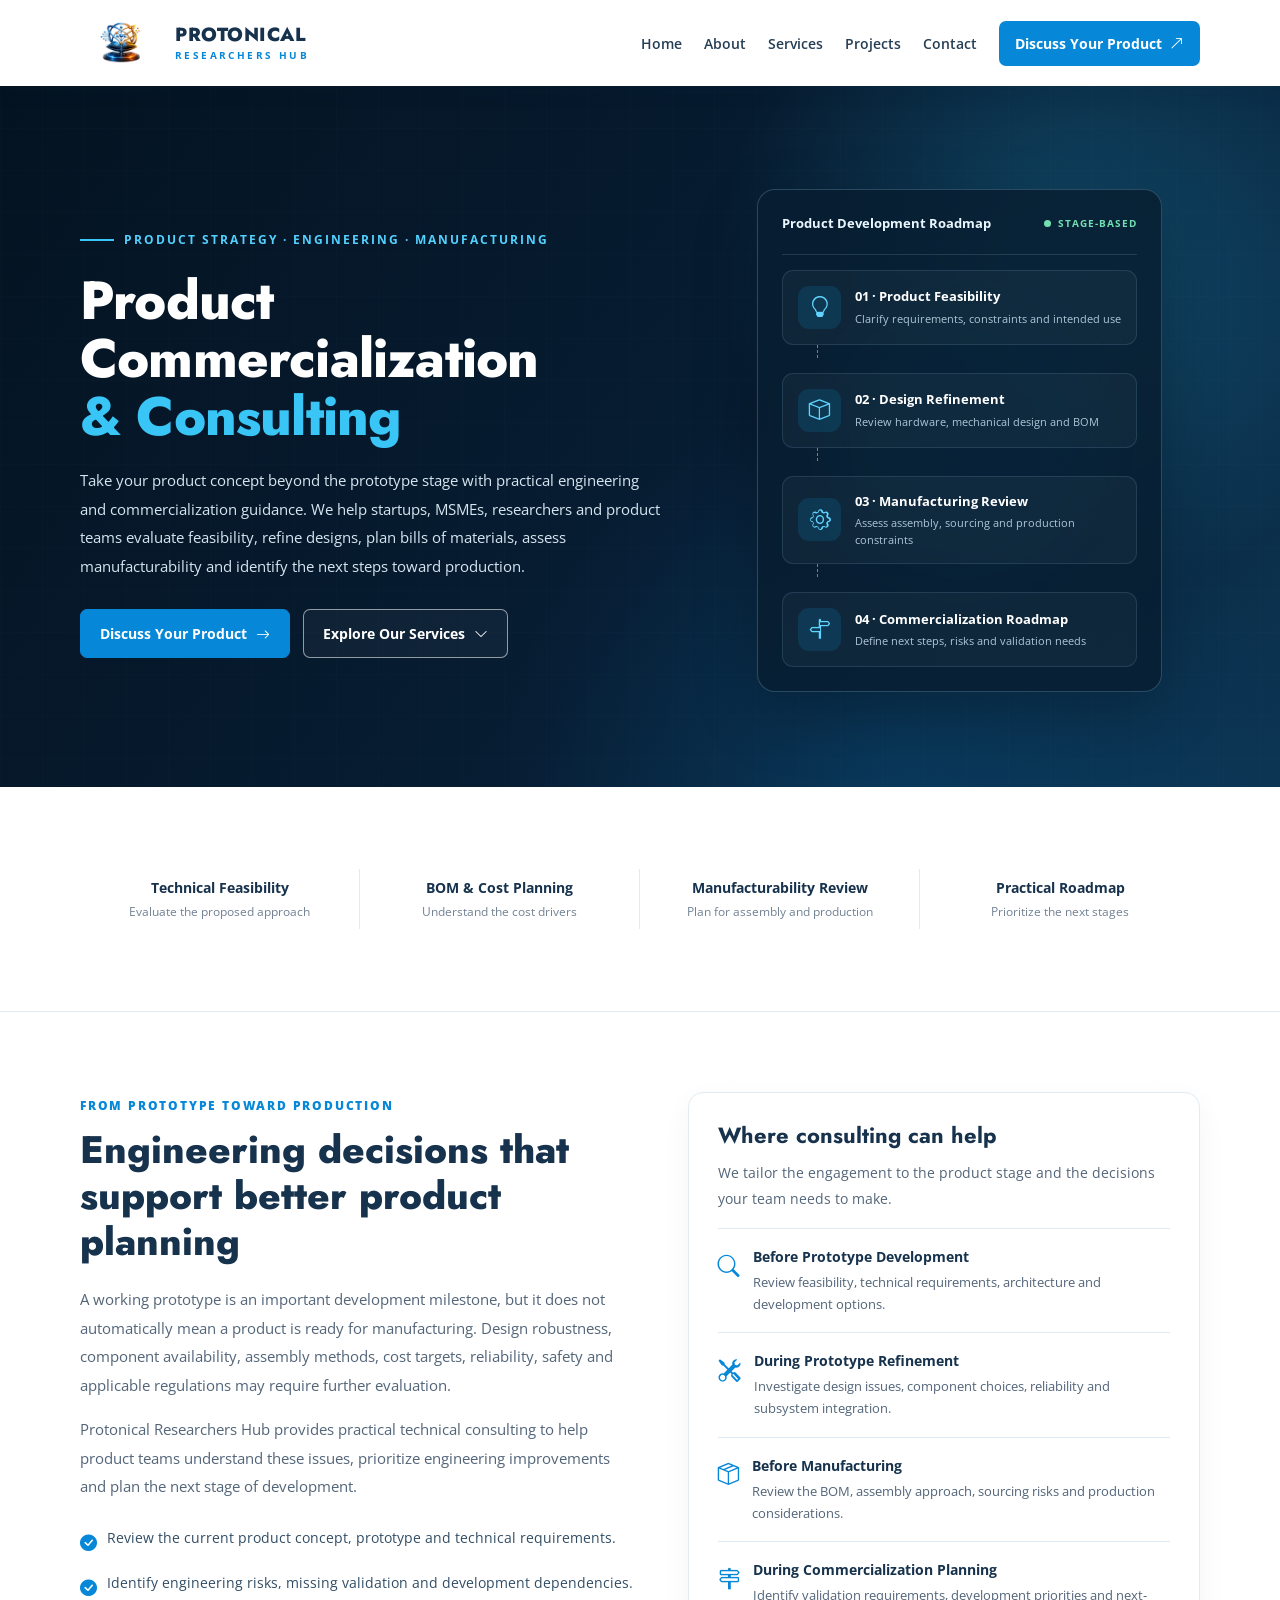
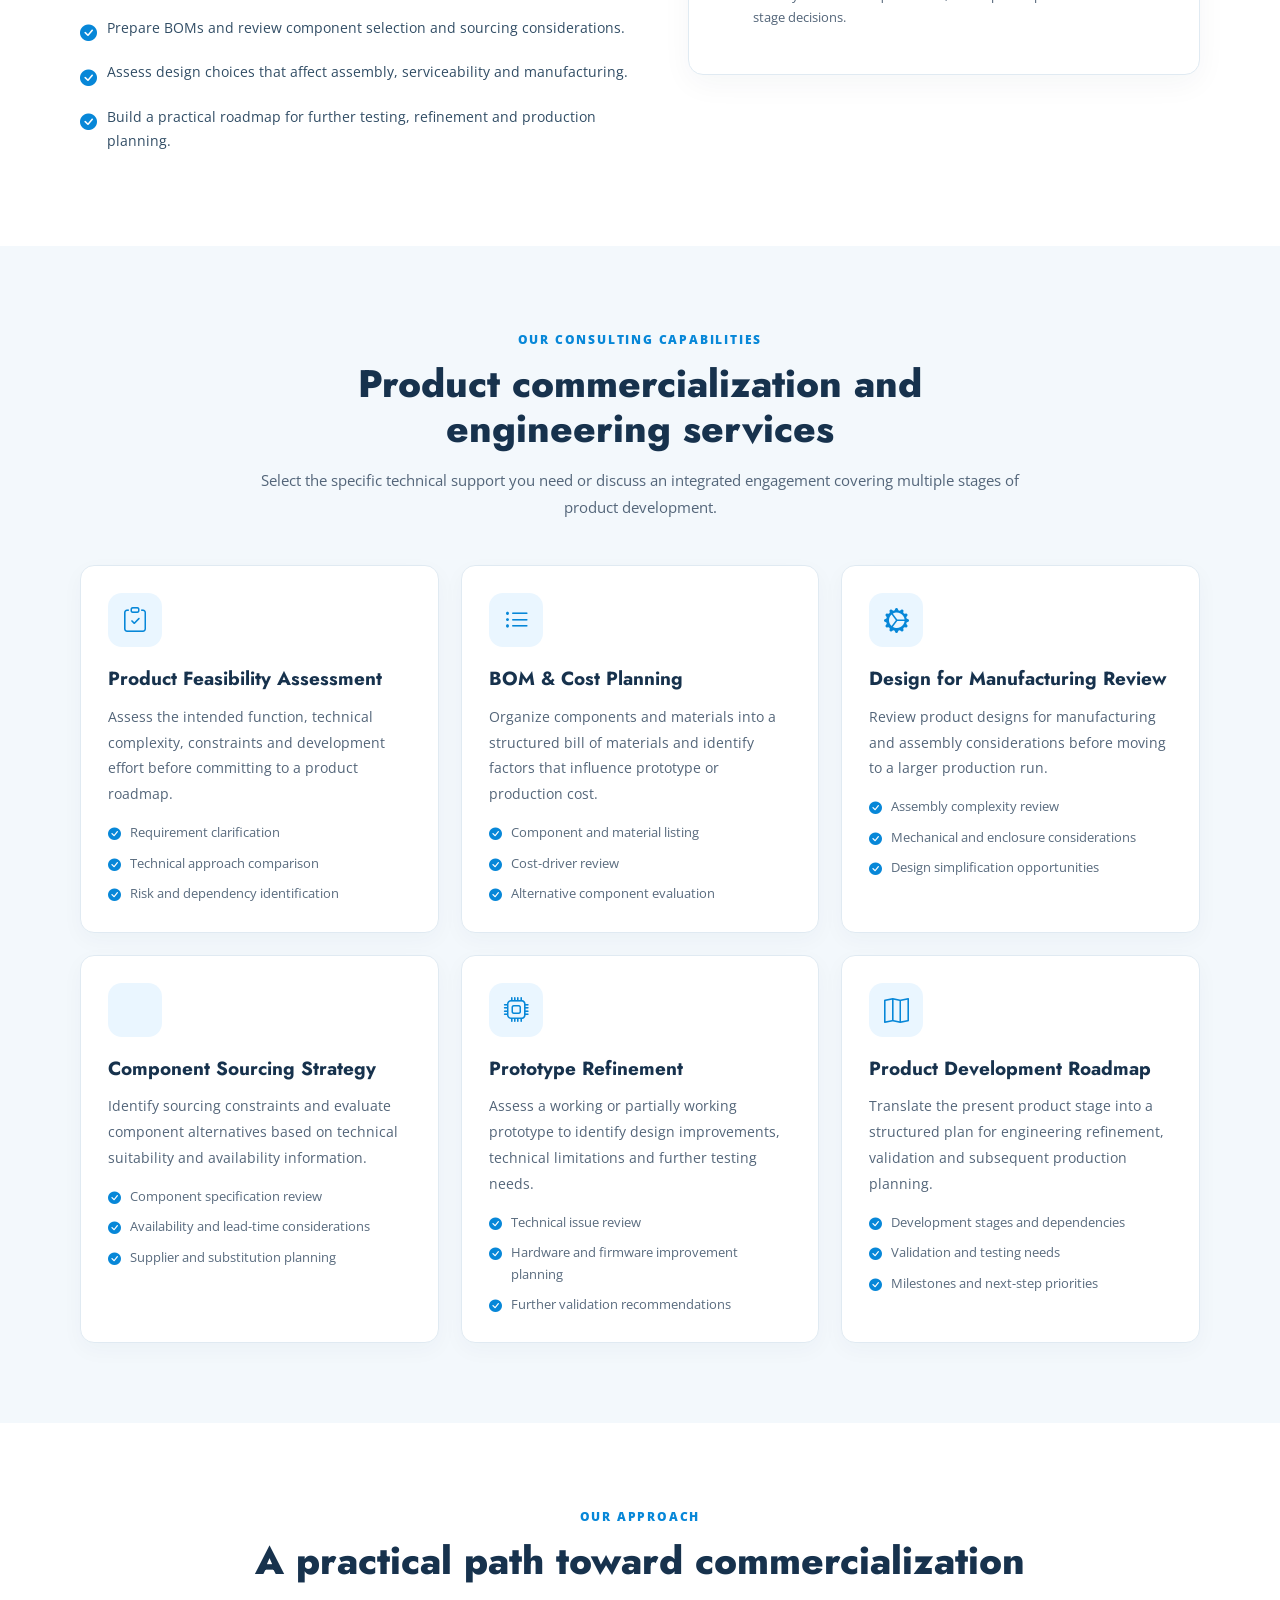
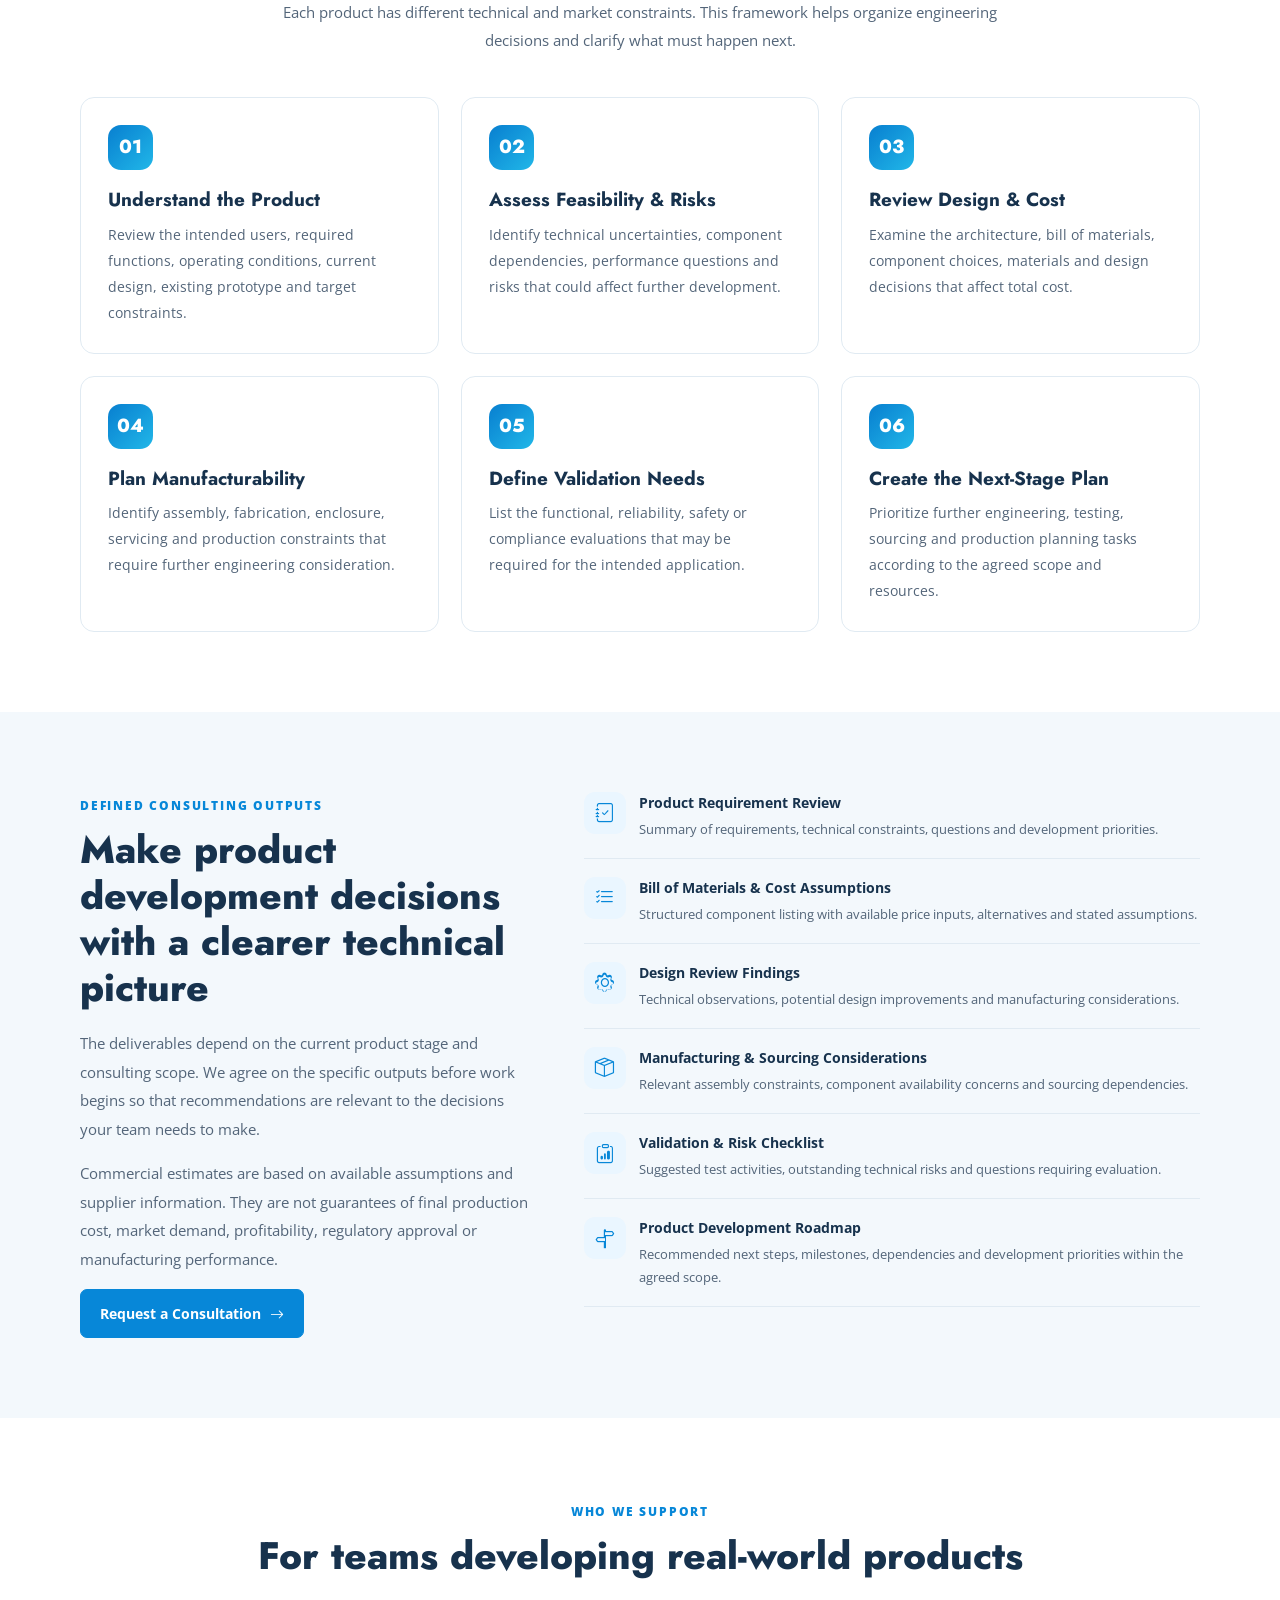
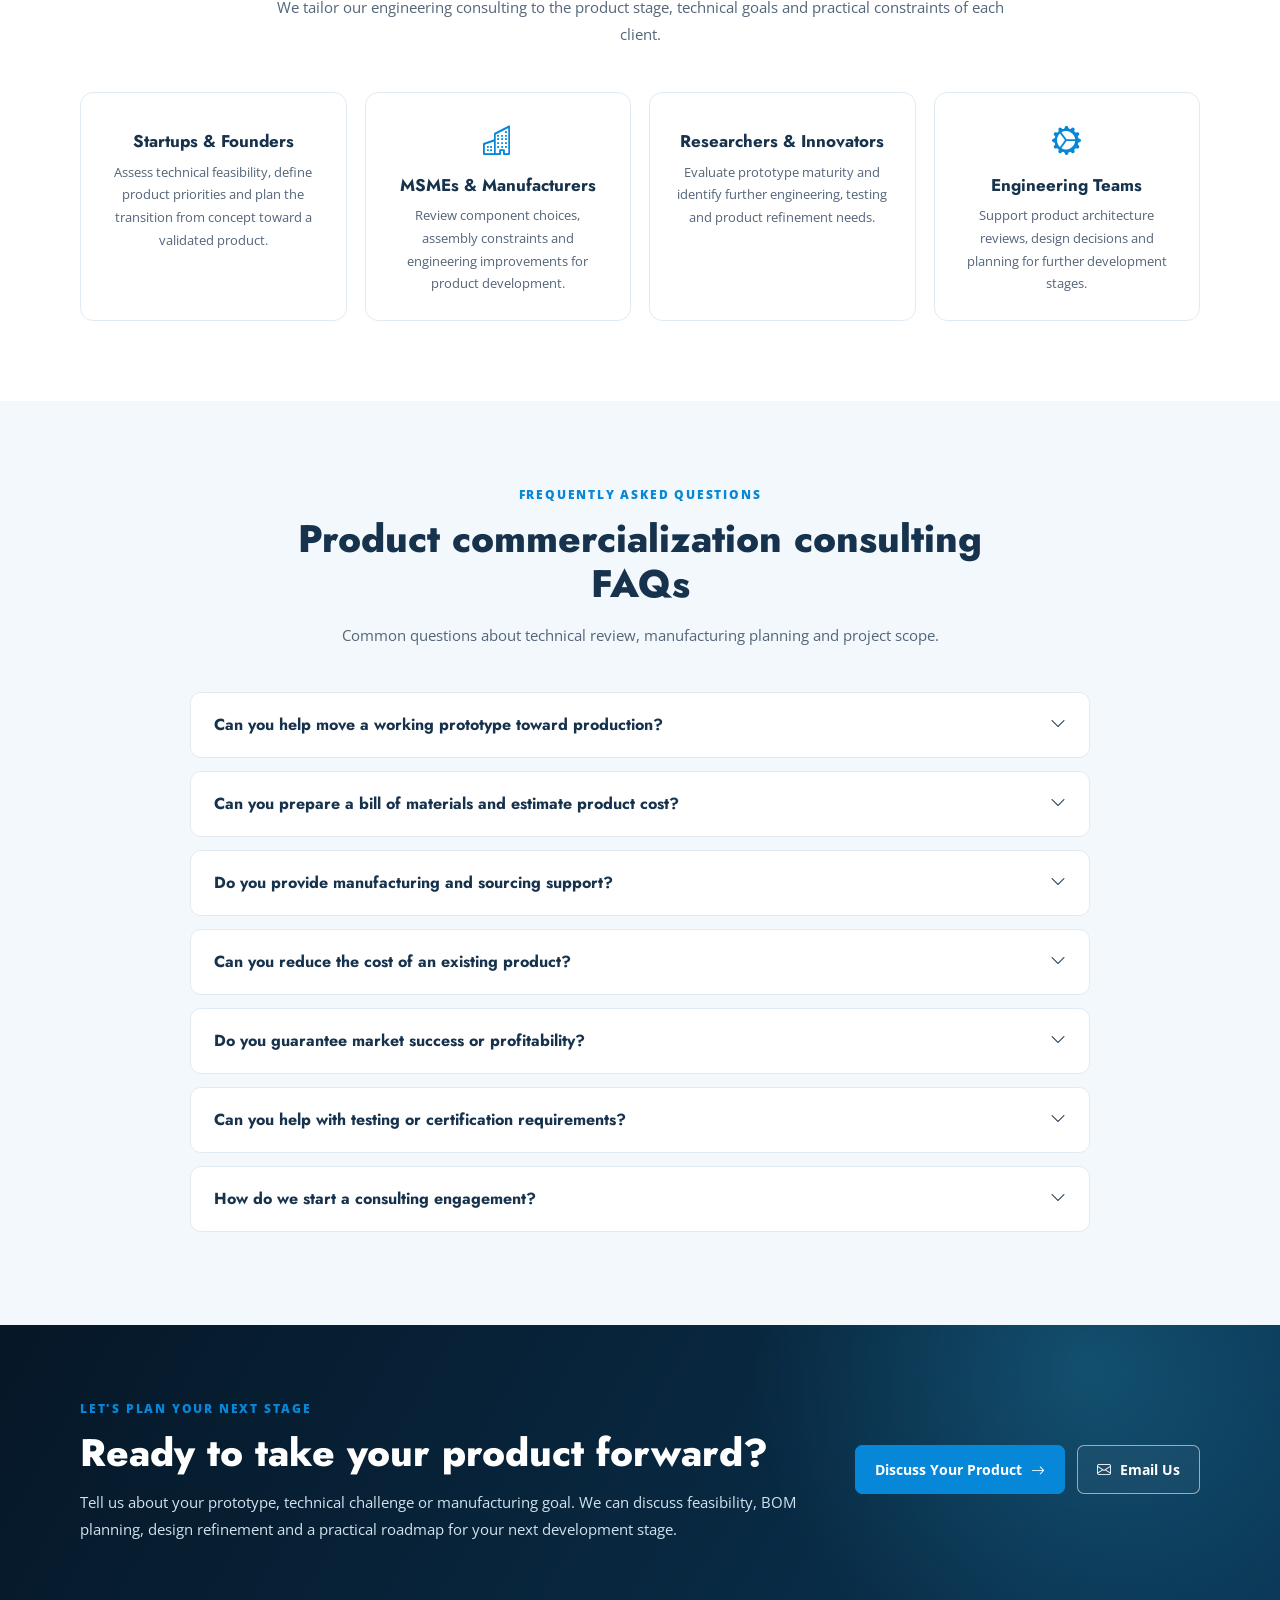
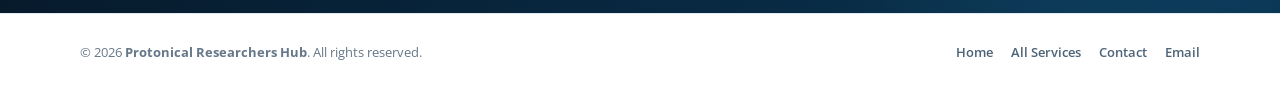
<file: services/product-commercialization-consulting.html>
<!DOCTYPE html>
<html lang="en">
<head>
  <meta charset="utf-8">
  <meta name="viewport" content="width=device-width, initial-scale=1">

  <title>Product Commercialization &amp; Consulting | Protonical Researchers Hub</title>

  <meta name="description" content="Product commercialization and engineering consulting in Bengaluru. Protonical Researchers Hub supports feasibility assessment, BOM planning, design for manufacturing, sourcing strategy, prototype refinement and product development roadmaps.">

  <meta name="keywords" content="product commercialization Bangalore, product development consulting Bengaluru, design for manufacturing India, BOM planning, hardware startup consulting, manufacturing guidance, prototype to product, engineering consultancy, product cost estimation">

  <meta name="author" content="Protonical Researchers Hub">
  <meta name="robots" content="index, follow, max-image-preview:large">
  <meta name="theme-color" content="#071d33">

  <link rel="canonical" href="https://researchershub.in/services/product-commercialization-consulting.html">
  <link rel="icon" href="../assets/img/favicon.png">
  <link rel="apple-touch-icon" href="../assets/img/apple-touch-icon.png">

  <!-- Open Graph -->
  <meta property="og:type" content="website">
  <meta property="og:site_name" content="Protonical Researchers Hub">
  <meta property="og:title" content="Product Commercialization &amp; Consulting | Protonical Researchers Hub">
  <meta property="og:description" content="Engineering-led product feasibility, BOM planning, manufacturability reviews, sourcing guidance and commercialization planning.">
  <meta property="og:url" content="https://researchershub.in/services/product-commercialization-consulting.html">
  <meta property="og:image" content="https://researchershub.in/assets/img/hero-img.png">
  <meta property="og:image:alt" content="Protonical Researchers Hub product engineering and development services">

  <!-- Twitter -->
  <meta name="twitter:card" content="summary_large_image">
  <meta name="twitter:title" content="Product Commercialization &amp; Consulting | Protonical Researchers Hub">
  <meta name="twitter:description" content="Move toward manufacturing with practical product engineering and commercialization guidance.">
  <meta name="twitter:image" content="https://researchershub.in/assets/img/hero-img.png">

  <!-- Fonts -->
  <link href="https://fonts.googleapis.com/css?family=Open+Sans:300,400,600,700|Jost:300,400,500,600,700|Poppins:300,400,500,600,700" rel="stylesheet">

  <!-- Existing website assets -->
  <link href="../assets/vendor/aos/aos.css" rel="stylesheet">
  <link href="../assets/vendor/bootstrap/css/bootstrap.min.css" rel="stylesheet">
  <link href="../assets/vendor/bootstrap-icons/bootstrap-icons.css" rel="stylesheet">
  <link href="../assets/vendor/boxicons/css/boxicons.min.css" rel="stylesheet">
  <link href="../assets/vendor/glightbox/css/glightbox.min.css" rel="stylesheet">
  <link href="../assets/vendor/remixicon/remixicon.css" rel="stylesheet">
  <link href="../assets/vendor/swiper/swiper-bundle.min.css" rel="stylesheet">
  <link href="../assets/css/style.css" rel="stylesheet">

  <!-- Structured data -->
  <script type="application/ld+json">
  {
    "@context": "https://schema.org",
    "@graph": [
      {
        "@type": "Organization",
        "@id": "https://researchershub.in/#organization",
        "name": "Protonical Researchers Hub",
        "url": "https://researchershub.in/",
        "email": "researchershub05@gmail.com",
        "telephone": "+91-89517-90904"
      },
      {
        "@type": "WebPage",
        "@id": "https://researchershub.in/services/product-commercialization-consulting.html#webpage",
        "url": "https://researchershub.in/services/product-commercialization-consulting.html",
        "name": "Product Commercialization & Consulting",
        "description": "Engineering consulting for product feasibility, cost planning, sourcing, manufacturability, prototype refinement and commercialization planning.",
        "isPartOf": {
          "@id": "https://researchershub.in/#website"
        },
        "about": {
          "@id": "https://researchershub.in/#organization"
        },
        "inLanguage": "en-IN"
      },
      {
        "@type": "Service",
        "@id": "https://researchershub.in/services/product-commercialization-consulting.html#service",
        "name": "Product Commercialization & Consulting",
        "serviceType": [
          "Product Feasibility Assessment",
          "Engineering Consulting",
          "Bill of Materials Planning",
          "Design for Manufacturing Review",
          "Sourcing Strategy",
          "Product Development Roadmap"
        ],
        "provider": {
          "@id": "https://researchershub.in/#organization"
        },
        "areaServed": {
          "@type": "Country",
          "name": "India"
        },
        "url": "https://researchershub.in/services/product-commercialization-consulting.html",
        "description": "Practical engineering and product development consulting for startups, MSMEs, researchers and businesses preparing products for further development and manufacturing."
      },
      {
        "@type": "BreadcrumbList",
        "@id": "https://researchershub.in/services/product-commercialization-consulting.html#breadcrumb",
        "itemListElement": [
          {
            "@type": "ListItem",
            "position": 1,
            "name": "Home",
            "item": "https://researchershub.in/"
          },
          {
            "@type": "ListItem",
            "position": 2,
            "name": "Services",
            "item": "https://researchershub.in/#services"
          },
          {
            "@type": "ListItem",
            "position": 3,
            "name": "Product Commercialization & Consulting",
            "item": "https://researchershub.in/services/product-commercialization-consulting.html"
          }
        ]
      }
    ]
  }
  </script>

  <style>
    :root {
      --pc-navy: #071d33;
      --pc-blue: #0787d8;
      --pc-cyan: #39c5f5;
      --pc-heading: #17324d;
      --pc-text: #536579;
      --pc-light: #f3f8fc;
      --pc-border: #e0eaf2;
    }

    html {
      scroll-behavior: smooth;
      scroll-padding-top: 100px;
    }

    body {
      margin: 0;
      color: var(--pc-text);
      background: #fff;
      font-family: "Open Sans", sans-serif;
    }

    a {
      transition: color .2s ease, background .2s ease, transform .2s ease;
    }

    .pc-container {
      width: 100%;
      max-width: 1160px;
      margin: 0 auto;
      padding: 0 20px;
    }

    /* Header */
    .pc-header {
      position: sticky;
      top: 0;
      z-index: 1000;
      width: 100%;
      background: #fff;
      box-shadow: 0 3px 22px rgba(15,35,60,.09);
    }

    .pc-header-inner {
      display: flex;
      align-items: center;
      justify-content: space-between;
      gap: 24px;
      min-height: 86px;
    }

    .pc-brand {
      display: inline-flex;
      align-items: center;
      gap: 12px;
      flex-shrink: 0;
      color: var(--pc-heading);
      text-decoration: none;
    }

    .pc-brand img {
      width: auto;
      max-width: 83px;
      max-height: 60px;
      object-fit: contain;
    }

    .pc-brand-text {
      display: flex;
      flex-direction: column;
      line-height: 1.1;
    }

    .pc-brand-text strong {
      color: var(--pc-heading);
      font-family: "Jost", sans-serif;
      font-size: 19px;
      font-weight: 800;
      letter-spacing: .5px;
    }

    .pc-brand-text span {
      margin-top: 5px;
      color: var(--pc-blue);
      font-size: 10px;
      font-weight: 700;
      letter-spacing: 2.4px;
    }

    .pc-nav {
      display: flex;
      align-items: center;
      flex-wrap: wrap;
      gap: 22px;
    }

    .pc-nav > a:not(.pc-nav-cta) {
      color: #263e54;
      font-size: 14px;
      font-weight: 600;
      text-decoration: none;
    }

    .pc-nav > a:not(.pc-nav-cta):hover {
      color: var(--pc-blue);
    }

    .pc-nav-cta {
      display: inline-flex;
      align-items: center;
      justify-content: center;
      gap: 8px;
      padding: 12px 16px;
      border-radius: 7px;
      color: #fff;
      background: var(--pc-blue);
      font-size: 14px;
      font-weight: 700;
      text-decoration: none;
      white-space: nowrap;
    }

    .pc-nav-cta:hover {
      color: #fff;
      background: #056cb0;
      transform: translateY(-2px);
    }

    /* Hero */
    .pc-hero {
      position: relative;
      overflow: hidden;
      padding: 88px 0 80px;
      color: #fff;
      background:
        radial-gradient(circle at 83% 25%, rgba(40,180,231,.25), transparent 29%),
        radial-gradient(circle at 70% 100%, rgba(8,135,216,.16), transparent 35%),
        linear-gradient(125deg,#041321,#071d33 56%,#0c3553);
    }

    .pc-hero:before {
      position: absolute;
      inset: 0;
      content: "";
      opacity: .14;
      pointer-events: none;
      background-image:
        linear-gradient(rgba(255,255,255,.08) 1px, transparent 1px),
        linear-gradient(90deg,rgba(255,255,255,.08) 1px,transparent 1px);
      background-size: 42px 42px;
    }

    .pc-hero-grid {
      position: relative;
      z-index: 1;
      display: grid;
      grid-template-columns: minmax(0,1.1fr) minmax(0,.9fr);
      align-items: center;
      gap: 52px;
    }

    .pc-eyebrow {
      display: inline-flex;
      align-items: center;
      gap: 10px;
      margin-bottom: 22px;
      color: #53d1ff;
      font-size: 12px;
      font-weight: 700;
      letter-spacing: 2px;
      text-transform: uppercase;
    }

    .pc-eyebrow:before {
      display: inline-block;
      width: 34px;
      height: 2px;
      content: "";
      background: var(--pc-cyan);
    }

    .pc-hero h1 {
      margin: 0 0 21px;
      color: #fff;
      font-family: "Jost", sans-serif;
      font-size: clamp(38px,4.2vw,57px);
      font-weight: 800;
      line-height: 1.08;
      letter-spacing: -.8px;
    }

    .pc-hero h1 span {
      color: var(--pc-cyan);
    }

    .pc-hero-copy {
      max-width: 650px;
      color: #d6e6f1;
      font-size: 15px;
      line-height: 1.9;
    }

    .pc-hero-actions {
      display: flex;
      flex-wrap: wrap;
      gap: 13px;
      margin-top: 29px;
    }

    .pc-btn {
      display: inline-flex;
      min-height: 48px;
      align-items: center;
      justify-content: center;
      gap: 9px;
      padding: 13px 19px;
      border-radius: 7px;
      font-size: 14px;
      font-weight: 700;
      text-decoration: none;
    }

    .pc-btn-primary {
      color: #fff;
      border: 1px solid var(--pc-blue);
      background: var(--pc-blue);
    }

    .pc-btn-primary:hover {
      color: #fff;
      border-color: #056cb0;
      background: #056cb0;
      transform: translateY(-2px);
    }

    .pc-btn-secondary {
      color: #fff;
      border: 1px solid rgba(255,255,255,.55);
      background: rgba(255,255,255,.04);
    }

    .pc-btn-secondary:hover {
      color: var(--pc-navy);
      background: #fff;
    }

    /* Hero product pathway illustration */
    .pc-visual {
      position: relative;
      display: flex;
      min-height: 390px;
      align-items: center;
      justify-content: center;
      padding: 15px;
    }

    .pc-visual-glow {
      position: absolute;
      width: 290px;
      height: 290px;
      border-radius: 50%;
      background: rgba(16,155,218,.15);
      filter: blur(35px);
    }

    .pc-product-panel {
      position: relative;
      width: 100%;
      max-width: 405px;
      padding: 24px;
      border: 1px solid rgba(151,217,249,.23);
      border-radius: 18px;
      background: rgba(8,29,48,.84);
      box-shadow: 0 22px 65px rgba(0,0,0,.24);
    }

    .pc-product-panel-top {
      display: flex;
      align-items: center;
      justify-content: space-between;
      gap: 12px;
      padding-bottom: 20px;
      border-bottom: 1px solid rgba(190,224,241,.14);
    }

    .pc-product-panel-top strong {
      color: #eaf7ff;
      font-size: 13px;
    }

    .pc-status {
      display: inline-flex;
      align-items: center;
      gap: 7px;
      color: #71dfb0;
      font-size: 10px;
      font-weight: 700;
      letter-spacing: 1px;
      text-transform: uppercase;
    }

    .pc-status:before {
      width: 7px;
      height: 7px;
      border-radius: 50%;
      content: "";
      background: #71dfb0;
    }

    .pc-product-step {
      display: grid;
      grid-template-columns: 44px minmax(0,1fr);
      align-items: center;
      gap: 13px;
      margin-top: 15px;
      padding: 15px;
      border: 1px solid rgba(151,217,249,.13);
      border-radius: 11px;
      background: rgba(255,255,255,.035);
    }

    .pc-product-icon {
      display: flex;
      width: 43px;
      height: 43px;
      align-items: center;
      justify-content: center;
      border-radius: 11px;
      color: #61d3ff;
      background: rgba(14,137,196,.18);
      font-size: 21px;
    }

    .pc-product-step strong {
      display: block;
      margin-bottom: 4px;
      color: #fff;
      font-size: 13px;
    }

    .pc-product-step span {
      display: block;
      color: #aec6d8;
      font-size: 11px;
      line-height: 1.5;
    }

    .pc-product-connector {
      height: 13px;
      margin-left: 35px;
      border-left: 1px dashed rgba(85,203,246,.7);
    }

    /* Trust strip */
    .pc-strip {
      border-bottom: 1px solid var(--pc-border);
      background: #fff;
    }

    .pc-strip-grid {
      display: grid;
      grid-template-columns: repeat(4,minmax(0,1fr));
      padding: 22px 0;
    }

    .pc-strip-item {
      padding: 8px 15px;
      text-align: center;
      border-right: 1px solid var(--pc-border);
    }

    .pc-strip-item:last-child {
      border-right: 0;
    }

    .pc-strip-item strong {
      display: block;
      color: var(--pc-heading);
      font-size: 14px;
      font-weight: 700;
    }

    .pc-strip-item span {
      display: block;
      margin-top: 5px;
      color: #738294;
      font-size: 12px;
    }

    /* Section common styles */
    .pc-section {
      padding: 80px 0;
    }

    .pc-section-light {
      background: var(--pc-light);
    }

    .pc-section-heading {
      max-width: 770px;
      margin: 0 auto 43px;
      text-align: center;
    }

    .pc-kicker {
      display: inline-block;
      margin-bottom: 12px;
      color: var(--pc-blue);
      font-size: 12px;
      font-weight: 800;
      letter-spacing: 1.8px;
      text-transform: uppercase;
    }

    .pc-section-heading h2 {
      margin: 0 0 15px;
      color: var(--pc-heading);
      font-family: "Jost", sans-serif;
      font-size: clamp(29px,3vw,41px);
      font-weight: 800;
      line-height: 1.18;
    }

    .pc-section-heading p {
      margin: 0;
      color: var(--pc-text);
      font-size: 15px;
      line-height: 1.85;
    }

    .pc-section h3 {
      color: var(--pc-heading);
      font-family: "Jost", sans-serif;
      font-weight: 700;
    }

    /* Intro */
    .pc-intro-grid {
      display: grid;
      grid-template-columns: minmax(0,1fr) minmax(0,.92fr);
      gap: 52px;
      align-items: start;
    }

    .pc-intro-copy h2 {
      margin: 0 0 20px;
      color: var(--pc-heading);
      font-family: "Jost", sans-serif;
      font-size: clamp(30px,3vw,39px);
      font-weight: 800;
      line-height: 1.2;
    }

    .pc-intro-copy p {
      color: var(--pc-text);
      font-size: 15px;
      line-height: 1.9;
    }

    .pc-checklist {
      margin: 25px 0 0;
      padding: 0;
      list-style: none;
    }

    .pc-checklist li {
      display: flex;
      align-items: flex-start;
      gap: 10px;
      margin: 13px 0;
      color: #314d65;
      font-size: 14px;
      line-height: 1.7;
    }

    .pc-checklist i {
      flex-shrink: 0;
      margin-top: 3px;
      color: var(--pc-blue);
      font-size: 17px;
    }

    .pc-summary-card {
      padding: 29px;
      border: 1px solid var(--pc-border);
      border-radius: 15px;
      background: #fff;
      box-shadow: 0 9px 30px rgba(22,50,77,.045);
    }

    .pc-summary-card h3 {
      margin: 0 0 12px;
      font-size: 22px;
    }

    .pc-summary-card > p {
      color: var(--pc-text);
      font-size: 14px;
      line-height: 1.85;
    }

    .pc-summary-row {
      display: flex;
      align-items: flex-start;
      gap: 13px;
      padding: 17px 0;
      border-top: 1px solid var(--pc-border);
    }

    .pc-summary-row i {
      margin-top: 3px;
      color: var(--pc-blue);
      font-size: 22px;
    }

    .pc-summary-row strong {
      display: block;
      margin-bottom: 4px;
      color: var(--pc-heading);
      font-size: 14px;
    }

    .pc-summary-row span {
      display: block;
      color: var(--pc-text);
      font-size: 13px;
      line-height: 1.7;
    }

    /* Consulting services */
    .pc-service-grid {
      display: grid;
      grid-template-columns: repeat(3,minmax(0,1fr));
      gap: 22px;
    }

    .pc-service-card {
      height: 100%;
      padding: 27px;
      border: 1px solid var(--pc-border);
      border-radius: 14px;
      background: #fff;
      box-shadow: 0 7px 22px rgba(22,50,77,.035);
      transition: transform .25s ease, box-shadow .25s ease, border-color .25s ease;
    }

    .pc-service-card:hover {
      transform: translateY(-5px);
      border-color: #c0e3f6;
      box-shadow: 0 14px 34px rgba(22,50,77,.08);
    }

    .pc-service-icon {
      display: flex;
      width: 54px;
      height: 54px;
      align-items: center;
      justify-content: center;
      margin-bottom: 19px;
      border-radius: 14px;
      color: var(--pc-blue);
      background: #eaf6ff;
      font-size: 25px;
    }

    .pc-service-card h3 {
      margin: 0 0 12px;
      font-size: 19px;
      line-height: 1.35;
    }

    .pc-service-card p {
      margin: 0;
      color: var(--pc-text);
      font-size: 14px;
      line-height: 1.85;
    }

    .pc-service-card ul {
      margin: 15px 0 0;
      padding: 0;
      list-style: none;
    }

    .pc-service-card li {
      position: relative;
      margin-top: 9px;
      padding-left: 22px;
      color: #596b7e;
      font-size: 13px;
      line-height: 1.65;
    }

    .pc-service-card li:before {
      position: absolute;
      top: 1px;
      left: 0;
      content: "\f26a";
      color: var(--pc-blue);
      font-family: "bootstrap-icons";
    }

    /* Workflow */
    .pc-process-grid {
      display: grid;
      grid-template-columns: repeat(3,minmax(0,1fr));
      gap: 22px;
    }

    .pc-process-card {
      padding: 27px;
      border: 1px solid var(--pc-border);
      border-radius: 14px;
      background: #fff;
    }

    .pc-process-number {
      display: flex;
      width: 45px;
      height: 45px;
      align-items: center;
      justify-content: center;
      margin-bottom: 19px;
      border-radius: 13px;
      color: #fff;
      background: linear-gradient(135deg,#087fd0,#21b7e8);
      font-family: "Jost", sans-serif;
      font-size: 19px;
      font-weight: 800;
    }

    .pc-process-card h3 {
      margin: 0 0 10px;
      font-size: 19px;
    }

    .pc-process-card p {
      margin: 0;
      color: var(--pc-text);
      font-size: 14px;
      line-height: 1.85;
    }

    /* Commercialization outputs */
    .pc-output-grid {
      display: grid;
      grid-template-columns: minmax(0,.85fr) minmax(0,1.15fr);
      align-items: start;
      gap: 48px;
    }

    .pc-output-intro h2 {
      margin: 0 0 18px;
      color: var(--pc-heading);
      font-family: "Jost", sans-serif;
      font-size: clamp(29px,3vw,39px);
      font-weight: 800;
      line-height: 1.2;
    }

    .pc-output-intro p {
      color: var(--pc-text);
      font-size: 15px;
      line-height: 1.9;
    }

    .pc-output-list {
      margin: 0;
      padding: 0;
      list-style: none;
    }

    .pc-output-list li {
      display: flex;
      align-items: flex-start;
      gap: 13px;
      padding: 18px 0;
      border-bottom: 1px solid var(--pc-border);
    }

    .pc-output-list li:first-child {
      padding-top: 0;
    }

    .pc-output-icon {
      display: flex;
      width: 42px;
      height: 42px;
      align-items: center;
      justify-content: center;
      flex-shrink: 0;
      border-radius: 11px;
      color: var(--pc-blue);
      background: #eaf6ff;
      font-size: 19px;
    }

    .pc-output-list strong {
      display: block;
      margin-bottom: 5px;
      color: var(--pc-heading);
      font-size: 14px;
    }

    .pc-output-list span {
      display: block;
      color: var(--pc-text);
      font-size: 13px;
      line-height: 1.7;
    }

    /* Audience */
    .pc-audience-grid {
      display: grid;
      grid-template-columns: repeat(4,minmax(0,1fr));
      gap: 18px;
    }

    .pc-audience-card {
      padding: 25px 21px;
      border: 1px solid var(--pc-border);
      border-radius: 13px;
      background: #fff;
      text-align: center;
    }

    .pc-audience-card i {
      display: block;
      margin-bottom: 13px;
      color: var(--pc-blue);
      font-size: 29px;
    }

    .pc-audience-card h3 {
      margin: 0 0 9px;
      font-size: 17px;
    }

    .pc-audience-card p {
      margin: 0;
      color: var(--pc-text);
      font-size: 13px;
      line-height: 1.75;
    }

    /* FAQ */
    .pc-faq-list {
      max-width: 900px;
      margin: 0 auto;
    }

    .pc-faq-item {
      overflow: hidden;
      margin-bottom: 13px;
      border: 1px solid var(--pc-border);
      border-radius: 11px;
      background: #fff;
    }

    .pc-faq-question {
      display: flex;
      width: 100%;
      align-items: center;
      justify-content: space-between;
      gap: 18px;
      padding: 20px 23px;
      border: 0;
      color: var(--pc-heading);
      background: #fff;
      text-align: left;
      font-family: "Jost", sans-serif;
      font-size: 16px;
      font-weight: 700;
    }

    .pc-faq-question:hover {
      color: var(--pc-blue);
    }

    .pc-faq-question i {
      flex-shrink: 0;
      transition: transform .2s ease;
    }

    .pc-faq-question[aria-expanded="true"] i {
      transform: rotate(180deg);
    }

    .pc-faq-answer {
      padding: 0 23px 21px;
      color: var(--pc-text);
      font-size: 14px;
      line-height: 1.9;
    }

    .pc-faq-answer p {
      margin: 0;
    }

    /* CTA */
    .pc-final-cta {
      padding: 70px 0;
      color: #fff;
      background:
        radial-gradient(circle at 85% 15%, rgba(52,198,244,.22), transparent 30%),
        linear-gradient(120deg,#061727,#0a3554);
    }

    .pc-final-inner {
      display: flex;
      align-items: center;
      justify-content: space-between;
      gap: 35px;
    }

    .pc-final-cta h2 {
      margin: 0 0 13px;
      color: #fff;
      font-family: "Jost", sans-serif;
      font-size: clamp(28px,3vw,39px);
      font-weight: 800;
      line-height: 1.2;
    }

    .pc-final-cta p {
      max-width: 730px;
      margin: 0;
      color: #d2e3ef;
      font-size: 15px;
      line-height: 1.8;
    }

    .pc-final-actions {
      display: flex;
      flex-shrink: 0;
      flex-wrap: wrap;
      gap: 12px;
    }

    /* Footer */
    .pc-footer {
      padding: 27px 0;
      border-top: 1px solid var(--pc-border);
      color: #66788a;
      background: #fff;
    }

    .pc-footer-inner {
      display: flex;
      align-items: center;
      justify-content: space-between;
      flex-wrap: wrap;
      gap: 14px;
    }

    .pc-footer p {
      margin: 0;
      font-size: 13px;
      line-height: 1.7;
    }

    .pc-footer a {
      color: var(--pc-blue);
      text-decoration: none;
    }

    .pc-footer-links {
      display: flex;
      flex-wrap: wrap;
      gap: 18px;
    }

    .pc-footer-links a {
      color: #4d6478;
      font-size: 13px;
      font-weight: 600;
    }

    /* Responsive */
    @media (max-width: 991px) {
      .pc-header-inner {
        min-height: 78px;
      }

      .pc-nav {
        gap: 13px;
      }

      .pc-nav > a:not(.pc-nav-cta) {
        font-size: 13px;
      }

      .pc-nav-cta {
        padding: 10px 12px;
      }

      .pc-hero {
        padding: 68px 0 58px;
      }

      .pc-hero-grid {
        grid-template-columns: 1fr;
        gap: 20px;
      }

      .pc-visual {
        min-height: 340px;
      }

      .pc-strip-grid {
        grid-template-columns: repeat(2,minmax(0,1fr));
      }

      .pc-strip-item:nth-child(2) {
        border-right: 0;
      }

      .pc-strip-item:nth-child(-n+2) {
        border-bottom: 1px solid var(--pc-border);
      }

      .pc-intro-grid,
      .pc-output-grid {
        grid-template-columns: 1fr;
        gap: 32px;
      }

      .pc-service-grid,
      .pc-process-grid {
        grid-template-columns: repeat(2,minmax(0,1fr));
      }

      .pc-audience-grid {
        grid-template-columns: repeat(2,minmax(0,1fr));
      }

      .pc-final-inner {
        align-items: flex-start;
        flex-direction: column;
      }
    }

    @media (max-width: 650px) {
      .pc-container {
        padding-right: 18px;
        padding-left: 18px;
      }

      .pc-header-inner {
        align-items: flex-start;
        flex-direction: column;
        justify-content: center;
        gap: 12px;
        padding-top: 12px;
        padding-bottom: 12px;
      }

      .pc-brand img {
        max-width: 57px;
        max-height: 45px;
      }

      .pc-brand-text strong {
        font-size: 15px;
      }

      .pc-brand-text span {
        font-size: 8px;
        letter-spacing: 1.8px;
      }

      .pc-nav {
        width: 100%;
        gap: 12px;
      }

      .pc-nav > a:not(.pc-nav-cta) {
        display: none;
      }

      .pc-nav-cta {
        width: 100%;
      }

      .pc-hero {
        padding: 49px 0 36px;
      }

      .pc-hero h1 {
        font-size: 38px;
      }

      .pc-hero-copy {
        font-size: 14px;
      }

      .pc-hero-actions {
        flex-direction: column;
        align-items: stretch;
      }

      .pc-btn {
        width: 100%;
      }

      .pc-visual {
        min-height: auto;
        padding: 8px 0;
      }

      .pc-product-panel {
        padding: 17px;
      }

      .pc-product-step {
        padding: 12px;
      }

      .pc-section {
        padding: 57px 0;
      }

      .pc-section-heading {
        margin-bottom: 31px;
      }

      .pc-service-grid,
      .pc-process-grid,
      .pc-audience-grid {
        grid-template-columns: 1fr;
      }

      .pc-strip-item {
        padding: 12px 8px;
      }

      .pc-strip-item strong {
        font-size: 12px;
      }

      .pc-strip-item span {
        font-size: 11px;
      }

      .pc-summary-card {
        padding: 22px;
      }

      .pc-faq-question {
        padding: 17px;
        font-size: 15px;
      }

      .pc-faq-answer {
        padding: 0 17px 18px;
      }

      .pc-final-actions {
        width: 100%;
      }

      .pc-final-actions .pc-btn {
        width: 100%;
      }

      .pc-footer-inner {
        align-items: flex-start;
        flex-direction: column;
      }
    }

    @media (prefers-reduced-motion: reduce) {
      html {
        scroll-behavior: auto;
      }

      *,
      *:before,
      *:after {
        transition-duration: .01ms !important;
        animation-duration: .01ms !important;
        animation-iteration-count: 1 !important;
      }
    }
  </style>
</head>

<body>

  <!-- Header -->
  <header class="pc-header">
    <div class="pc-container">
      <div class="pc-header-inner">

        <a href="../index.html" class="pc-brand" aria-label="Protonical Researchers Hub home">
          <img src="../assets/img/logo.png" alt="Protonical Researchers Hub logo">
          <span class="pc-brand-text">
            <strong>PROTONICAL</strong>
            <span>RESEARCHERS HUB</span>
          </span>
        </a>

        <nav class="pc-nav" aria-label="Main navigation">
          <a href="../index.html">Home</a>
          <a href="../index.html#about">About</a>
          <a href="../index.html#services">Services</a>
          <a href="../index.html#portfolio">Projects</a>
          <a href="../index.html#contact">Contact</a>
          <a class="pc-nav-cta" href="../index.html#contact">
            Discuss Your Product <i class="bi bi-arrow-up-right"></i>
          </a>
        </nav>

      </div>
    </div>
  </header>

  <main>

    <!-- Hero -->
    <section class="pc-hero">
      <div class="pc-container">

        <div class="pc-hero-grid">

          <div data-aos="fade-up">
            <div class="pc-eyebrow">Product Strategy · Engineering · Manufacturing</div>

            <h1>
              Product Commercialization<br>
              <span>&amp; Consulting</span>
            </h1>

            <p class="pc-hero-copy">
              Take your product concept beyond the prototype stage with practical engineering and commercialization guidance. We help startups, MSMEs, researchers and product teams evaluate feasibility, refine designs, plan bills of materials, assess manufacturability and identify the next steps toward production.
            </p>

            <div class="pc-hero-actions">
              <a href="../index.html#contact" class="pc-btn pc-btn-primary">
                Discuss Your Product <i class="bi bi-arrow-right"></i>
              </a>

              <a href="#consulting-services" class="pc-btn pc-btn-secondary">
                Explore Our Services <i class="bi bi-chevron-down"></i>
              </a>
            </div>
          </div>

          <div class="pc-visual" data-aos="zoom-in" aria-label="Product development stages from concept to prototype, manufacturability review and production planning">
            <div class="pc-visual-glow"></div>

            <div class="pc-product-panel">

              <div class="pc-product-panel-top">
                <strong>Product Development Roadmap</strong>
                <span class="pc-status">Stage-based</span>
              </div>

              <div class="pc-product-step">
                <div class="pc-product-icon"><i class="bi bi-lightbulb"></i></div>
                <div>
                  <strong>01 · Product Feasibility</strong>
                  <span>Clarify requirements, constraints and intended use</span>
                </div>
              </div>

              <div class="pc-product-connector"></div>

              <div class="pc-product-step">
                <div class="pc-product-icon"><i class="bi bi-box"></i></div>
                <div>
                  <strong>02 · Design Refinement</strong>
                  <span>Review hardware, mechanical design and BOM</span>
                </div>
              </div>

              <div class="pc-product-connector"></div>

              <div class="pc-product-step">
                <div class="pc-product-icon"><i class="bi bi-gear"></i></div>
                <div>
                  <strong>03 · Manufacturing Review</strong>
                  <span>Assess assembly, sourcing and production constraints</span>
                </div>
              </div>

              <div class="pc-product-connector"></div>

              <div class="pc-product-step">
                <div class="pc-product-icon"><i class="bi bi-signpost-split"></i></div>
                <div>
                  <strong>04 · Commercialization Roadmap</strong>
                  <span>Define next steps, risks and validation needs</span>
                </div>
              </div>

            </div>
          </div>

        </div>
      </div>
    </section>

    <!-- Trust strip -->
    <section class="pc-strip" aria-label="Our consulting approach">
      <div class="pc-container">
        <div class="pc-strip-grid">

          <div class="pc-strip-item">
            <strong>Technical Feasibility</strong>
            <span>Evaluate the proposed approach</span>
          </div>

          <div class="pc-strip-item">
            <strong>BOM &amp; Cost Planning</strong>
            <span>Understand the cost drivers</span>
          </div>

          <div class="pc-strip-item">
            <strong>Manufacturability Review</strong>
            <span>Plan for assembly and production</span>
          </div>

          <div class="pc-strip-item">
            <strong>Practical Roadmap</strong>
            <span>Prioritize the next stages</span>
          </div>

        </div>
      </div>
    </section>

    <!-- Overview -->
    <section class="pc-section">
      <div class="pc-container">

        <div class="pc-intro-grid">

          <div class="pc-intro-copy" data-aos="fade-up">
            <span class="pc-kicker">From Prototype Toward Production</span>

            <h2>Engineering decisions that support better product planning</h2>

            <p>
              A working prototype is an important development milestone, but it does not automatically mean a product is ready for manufacturing. Design robustness, component availability, assembly methods, cost targets, reliability, safety and applicable regulations may require further evaluation.
            </p>

            <p>
              Protonical Researchers Hub provides practical technical consulting to help product teams understand these issues, prioritize engineering improvements and plan the next stage of development.
            </p>

            <ul class="pc-checklist">
              <li><i class="bi bi-check-circle-fill"></i><span>Review the current product concept, prototype and technical requirements.</span></li>
              <li><i class="bi bi-check-circle-fill"></i><span>Identify engineering risks, missing validation and development dependencies.</span></li>
              <li><i class="bi bi-check-circle-fill"></i><span>Prepare BOMs and review component selection and sourcing considerations.</span></li>
              <li><i class="bi bi-check-circle-fill"></i><span>Assess design choices that affect assembly, serviceability and manufacturing.</span></li>
              <li><i class="bi bi-check-circle-fill"></i><span>Build a practical roadmap for further testing, refinement and production planning.</span></li>
            </ul>
          </div>

          <aside class="pc-summary-card" data-aos="fade-up" data-aos-delay="100">
            <h3>Where consulting can help</h3>
            <p>
              We tailor the engagement to the product stage and the decisions your team needs to make.
            </p>

            <div class="pc-summary-row">
              <i class="bi bi-search"></i>
              <div>
                <strong>Before Prototype Development</strong>
                <span>Review feasibility, technical requirements, architecture and development options.</span>
              </div>
            </div>

            <div class="pc-summary-row">
              <i class="bi bi-tools"></i>
              <div>
                <strong>During Prototype Refinement</strong>
                <span>Investigate design issues, component choices, reliability and subsystem integration.</span>
              </div>
            </div>

            <div class="pc-summary-row">
              <i class="bi bi-box-seam"></i>
              <div>
                <strong>Before Manufacturing</strong>
                <span>Review the BOM, assembly approach, sourcing risks and production considerations.</span>
              </div>
            </div>

            <div class="pc-summary-row">
              <i class="bi bi-signpost-2"></i>
              <div>
                <strong>During Commercialization Planning</strong>
                <span>Identify validation requirements, development priorities and next-stage decisions.</span>
              </div>
            </div>

          </aside>

        </div>
      </div>
    </section>

    <!-- Services -->
    <section class="pc-section pc-section-light" id="consulting-services">
      <div class="pc-container">

        <div class="pc-section-heading" data-aos="fade-up">
          <span class="pc-kicker">Our Consulting Capabilities</span>
          <h2>Product commercialization and engineering services</h2>
          <p>
            Select the specific technical support you need or discuss an integrated engagement covering multiple stages of product development.
          </p>
        </div>

        <div class="pc-service-grid">

          <article class="pc-service-card" data-aos="fade-up">
            <div class="pc-service-icon"><i class="bi bi-clipboard-check"></i></div>
            <h3>Product Feasibility Assessment</h3>
            <p>Assess the intended function, technical complexity, constraints and development effort before committing to a product roadmap.</p>
            <ul>
              <li>Requirement clarification</li>
              <li>Technical approach comparison</li>
              <li>Risk and dependency identification</li>
            </ul>
          </article>

          <article class="pc-service-card" data-aos="fade-up" data-aos-delay="50">
            <div class="pc-service-icon"><i class="bi bi-list-ul"></i></div>
            <h3>BOM &amp; Cost Planning</h3>
            <p>Organize components and materials into a structured bill of materials and identify factors that influence prototype or production cost.</p>
            <ul>
              <li>Component and material listing</li>
              <li>Cost-driver review</li>
              <li>Alternative component evaluation</li>
            </ul>
          </article>

          <article class="pc-service-card" data-aos="fade-up" data-aos-delay="100">
            <div class="pc-service-icon"><i class="bi bi-gear-wide-connected"></i></div>
            <h3>Design for Manufacturing Review</h3>
            <p>Review product designs for manufacturing and assembly considerations before moving to a larger production run.</p>
            <ul>
              <li>Assembly complexity review</li>
              <li>Mechanical and enclosure considerations</li>
              <li>Design simplification opportunities</li>
            </ul>
          </article>

          <article class="pc-service-card" data-aos="fade-up">
            <div class="pc-service-icon"><i class="bi bi-boxes"></i></div>
            <h3>Component Sourcing Strategy</h3>
            <p>Identify sourcing constraints and evaluate component alternatives based on technical suitability and availability information.</p>
            <ul>
              <li>Component specification review</li>
              <li>Availability and lead-time considerations</li>
              <li>Supplier and substitution planning</li>
            </ul>
          </article>

          <article class="pc-service-card" data-aos="fade-up" data-aos-delay="50">
            <div class="pc-service-icon"><i class="bi bi-cpu"></i></div>
            <h3>Prototype Refinement</h3>
            <p>Assess a working or partially working prototype to identify design improvements, technical limitations and further testing needs.</p>
            <ul>
              <li>Technical issue review</li>
              <li>Hardware and firmware improvement planning</li>
              <li>Further validation recommendations</li>
            </ul>
          </article>

          <article class="pc-service-card" data-aos="fade-up" data-aos-delay="100">
            <div class="pc-service-icon"><i class="bi bi-map"></i></div>
            <h3>Product Development Roadmap</h3>
            <p>Translate the present product stage into a structured plan for engineering refinement, validation and subsequent production planning.</p>
            <ul>
              <li>Development stages and dependencies</li>
              <li>Validation and testing needs</li>
              <li>Milestones and next-step priorities</li>
            </ul>
          </article>

        </div>
      </div>
    </section>

    <!-- Roadmap -->
    <section class="pc-section" id="commercialization-process">
      <div class="pc-container">

        <div class="pc-section-heading" data-aos="fade-up">
          <span class="pc-kicker">Our Approach</span>
          <h2>A practical path toward commercialization</h2>
          <p>
            Each product has different technical and market constraints. This framework helps organize engineering decisions and clarify what must happen next.
          </p>
        </div>

        <div class="pc-process-grid">

          <article class="pc-process-card" data-aos="fade-up">
            <div class="pc-process-number">01</div>
            <h3>Understand the Product</h3>
            <p>Review the intended users, required functions, operating conditions, current design, existing prototype and target constraints.</p>
          </article>

          <article class="pc-process-card" data-aos="fade-up" data-aos-delay="50">
            <div class="pc-process-number">02</div>
            <h3>Assess Feasibility &amp; Risks</h3>
            <p>Identify technical uncertainties, component dependencies, performance questions and risks that could affect further development.</p>
          </article>

          <article class="pc-process-card" data-aos="fade-up" data-aos-delay="100">
            <div class="pc-process-number">03</div>
            <h3>Review Design &amp; Cost</h3>
            <p>Examine the architecture, bill of materials, component choices, materials and design decisions that affect total cost.</p>
          </article>

          <article class="pc-process-card" data-aos="fade-up">
            <div class="pc-process-number">04</div>
            <h3>Plan Manufacturability</h3>
            <p>Identify assembly, fabrication, enclosure, servicing and production constraints that require further engineering consideration.</p>
          </article>

          <article class="pc-process-card" data-aos="fade-up" data-aos-delay="50">
            <div class="pc-process-number">05</div>
            <h3>Define Validation Needs</h3>
            <p>List the functional, reliability, safety or compliance evaluations that may be required for the intended application.</p>
          </article>

          <article class="pc-process-card" data-aos="fade-up" data-aos-delay="100">
            <div class="pc-process-number">06</div>
            <h3>Create the Next-Stage Plan</h3>
            <p>Prioritize further engineering, testing, sourcing and production planning tasks according to the agreed scope and resources.</p>
          </article>

        </div>
      </div>
    </section>

    <!-- Deliverables -->
    <section class="pc-section pc-section-light" id="consulting-deliverables">
      <div class="pc-container">

        <div class="pc-output-grid">

          <div class="pc-output-intro" data-aos="fade-up">
            <span class="pc-kicker">Defined Consulting Outputs</span>

            <h2>Make product development decisions with a clearer technical picture</h2>

            <p>
              The deliverables depend on the current product stage and consulting scope. We agree on the specific outputs before work begins so that recommendations are relevant to the decisions your team needs to make.
            </p>

            <p>
              Commercial estimates are based on available assumptions and supplier information. They are not guarantees of final production cost, market demand, profitability, regulatory approval or manufacturing performance.
            </p>

            <a href="../index.html#contact" class="pc-btn pc-btn-primary">
              Request a Consultation <i class="bi bi-arrow-right"></i>
            </a>
          </div>

          <ul class="pc-output-list">

            <li>
              <div class="pc-output-icon"><i class="bi bi-journal-check"></i></div>
              <div>
                <strong>Product Requirement Review</strong>
                <span>Summary of requirements, technical constraints, questions and development priorities.</span>
              </div>
            </li>

            <li>
              <div class="pc-output-icon"><i class="bi bi-list-check"></i></div>
              <div>
                <strong>Bill of Materials &amp; Cost Assumptions</strong>
                <span>Structured component listing with available price inputs, alternatives and stated assumptions.</span>
              </div>
            </li>

            <li>
              <div class="pc-output-icon"><i class="bi bi-gear"></i></div>
              <div>
                <strong>Design Review Findings</strong>
                <span>Technical observations, potential design improvements and manufacturing considerations.</span>
              </div>
            </li>

            <li>
              <div class="pc-output-icon"><i class="bi bi-box-seam"></i></div>
              <div>
                <strong>Manufacturing &amp; Sourcing Considerations</strong>
                <span>Relevant assembly constraints, component availability concerns and sourcing dependencies.</span>
              </div>
            </li>

            <li>
              <div class="pc-output-icon"><i class="bi bi-clipboard-data"></i></div>
              <div>
                <strong>Validation &amp; Risk Checklist</strong>
                <span>Suggested test activities, outstanding technical risks and questions requiring evaluation.</span>
              </div>
            </li>

            <li>
              <div class="pc-output-icon"><i class="bi bi-signpost-split"></i></div>
              <div>
                <strong>Product Development Roadmap</strong>
                <span>Recommended next steps, milestones, dependencies and development priorities within the agreed scope.</span>
              </div>
            </li>

          </ul>

        </div>
      </div>
    </section>

    <!-- Target audience -->
    <section class="pc-section" id="who-we-support">
      <div class="pc-container">

        <div class="pc-section-heading" data-aos="fade-up">
          <span class="pc-kicker">Who We Support</span>
          <h2>For teams developing real-world products</h2>
          <p>
            We tailor our engineering consulting to the product stage, technical goals and practical constraints of each client.
          </p>
        </div>

        <div class="pc-audience-grid">

          <article class="pc-audience-card" data-aos="fade-up">
            <i class="bi bi-rocket-takeoff"></i>
            <h3>Startups &amp; Founders</h3>
            <p>Assess technical feasibility, define product priorities and plan the transition from concept toward a validated product.</p>
          </article>

          <article class="pc-audience-card" data-aos="fade-up" data-aos-delay="50">
            <i class="bi bi-building"></i>
            <h3>MSMEs &amp; Manufacturers</h3>
            <p>Review component choices, assembly constraints and engineering improvements for product development.</p>
          </article>

          <article class="pc-audience-card" data-aos="fade-up" data-aos-delay="100">
            <i class="bi bi-mortarboard"></i>
            <h3>Researchers &amp; Innovators</h3>
            <p>Evaluate prototype maturity and identify further engineering, testing and product refinement needs.</p>
          </article>

          <article class="pc-audience-card" data-aos="fade-up" data-aos-delay="150">
            <i class="bi bi-gear-wide-connected"></i>
            <h3>Engineering Teams</h3>
            <p>Support product architecture reviews, design decisions and planning for further development stages.</p>
          </article>

        </div>
      </div>
    </section>

    <!-- FAQ -->
    <section class="pc-section pc-section-light" id="faq">
      <div class="pc-container">

        <div class="pc-section-heading" data-aos="fade-up">
          <span class="pc-kicker">Frequently Asked Questions</span>
          <h2>Product commercialization consulting FAQs</h2>
          <p>Common questions about technical review, manufacturing planning and project scope.</p>
        </div>

        <div class="pc-faq-list" data-aos="fade-up">

          <div class="pc-faq-item">
            <button class="pc-faq-question" type="button" aria-expanded="false" aria-controls="pc-faq-1">
              Can you help move a working prototype toward production?
              <i class="bi bi-chevron-down"></i>
            </button>
            <div class="pc-faq-answer" id="pc-faq-1" hidden>
              <p>We can review the existing prototype, design files, component choices and known limitations to identify likely next steps. Production readiness may require additional testing, design refinement, manufacturing reviews and applicable regulatory work, depending on the product.</p>
            </div>
          </div>

          <div class="pc-faq-item">
            <button class="pc-faq-question" type="button" aria-expanded="false" aria-controls="pc-faq-2">
              Can you prepare a bill of materials and estimate product cost?
              <i class="bi bi-chevron-down"></i>
            </button>
            <div class="pc-faq-answer" id="pc-faq-2" hidden>
              <p>We can help organize a bill of materials and prepare an estimate based on available component prices, quantities and stated assumptions. Actual production cost may also depend on tooling, assembly, testing, packaging, shipping, taxes, supplier terms and production volume.</p>
            </div>
          </div>

          <div class="pc-faq-item">
            <button class="pc-faq-question" type="button" aria-expanded="false" aria-controls="pc-faq-3">
              Do you provide manufacturing and sourcing support?
              <i class="bi bi-chevron-down"></i>
            </button>
            <div class="pc-faq-answer" id="pc-faq-3" hidden>
              <p>We can discuss component specifications, sourcing constraints, fabrication requirements and design-for-manufacturing considerations. Supplier introductions, purchasing, contract manufacturing, assembly and production management are separate activities and depend on availability and the agreed scope.</p>
            </div>
          </div>

          <div class="pc-faq-item">
            <button class="pc-faq-question" type="button" aria-expanded="false" aria-controls="pc-faq-4">
              Can you reduce the cost of an existing product?
              <i class="bi bi-chevron-down"></i>
            </button>
            <div class="pc-faq-answer" id="pc-faq-4" hidden>
              <p>We can review the bill of materials, component specifications, design complexity and assembly approach to identify potential cost-reduction options. Any alternative must be assessed for compatibility, performance, reliability, supply availability and other applicable requirements before adoption.</p>
            </div>
          </div>

          <div class="pc-faq-item">
            <button class="pc-faq-question" type="button" aria-expanded="false" aria-controls="pc-faq-5">
              Do you guarantee market success or profitability?
              <i class="bi bi-chevron-down"></i>
            </button>
            <div class="pc-faq-answer" id="pc-faq-5" hidden>
              <p>No. Engineering consulting can help clarify technical feasibility, cost assumptions, development risks and next steps, but it cannot guarantee customer demand, market acceptance, sales, profitability or commercial success.</p>
            </div>
          </div>

          <div class="pc-faq-item">
            <button class="pc-faq-question" type="button" aria-expanded="false" aria-controls="pc-faq-6">
              Can you help with testing or certification requirements?
              <i class="bi bi-chevron-down"></i>
            </button>
            <div class="pc-faq-answer" id="pc-faq-6" hidden>
              <p>We can discuss the likely testing and compliance considerations relevant to the product category and intended use. Formal certification, accredited laboratory testing, statutory approvals and regulatory submissions must be verified with the relevant authority or qualified testing organization and agreed separately.</p>
            </div>
          </div>

          <div class="pc-faq-item">
            <button class="pc-faq-question" type="button" aria-expanded="false" aria-controls="pc-faq-7">
              How do we start a consulting engagement?
              <i class="bi bi-chevron-down"></i>
            </button>
            <div class="pc-faq-answer" id="pc-faq-7" hidden>
              <p>Share the product concept, current development stage, intended application, known constraints and the questions you need help resolving. We can review the information and discuss a suitable scope, deliverables, quotation and timeline. Confidential files should be shared only after appropriate confidentiality arrangements are agreed.</p>
            </div>
          </div>

        </div>
      </div>
    </section>

    <!-- Final CTA -->
    <section class="pc-final-cta">
      <div class="pc-container">

        <div class="pc-final-inner">

          <div>
            <span class="pc-kicker">Let's Plan Your Next Stage</span>
            <h2>Ready to take your product forward?</h2>
            <p>
              Tell us about your prototype, technical challenge or manufacturing goal. We can discuss feasibility, BOM planning, design refinement and a practical roadmap for your next development stage.
            </p>
          </div>

          <div class="pc-final-actions">
            <a href="../index.html#contact" class="pc-btn pc-btn-primary">
              Discuss Your Product <i class="bi bi-arrow-right"></i>
            </a>

            <a href="mailto:researchershub05@gmail.com?subject=Product%20Commercialization%20Consulting%20Enquiry" class="pc-btn pc-btn-secondary">
              <i class="bi bi-envelope"></i> Email Us
            </a>
          </div>

        </div>
      </div>
    </section>

  </main>

  <!-- Footer -->
  <footer class="pc-footer">
    <div class="pc-container">
      <div class="pc-footer-inner">

        <p>
          &copy; <span id="pc-year">2026</span>
          <strong>Protonical Researchers Hub</strong>. All rights reserved.
        </p>

        <div class="pc-footer-links">
          <a href="../index.html">Home</a>
          <a href="../index.html#services">All Services</a>
          <a href="../index.html#contact">Contact</a>
          <a href="mailto:researchershub05@gmail.com">Email</a>
        </div>

      </div>
    </div>
  </footer>

  <!-- Existing website scripts -->
  <script src="../assets/vendor/aos/aos.js"></script>
  <script src="../assets/vendor/bootstrap/js/bootstrap.bundle.min.js"></script>
  <script src="../assets/vendor/glightbox/js/glightbox.min.js"></script>
  <script src="../assets/vendor/isotope-layout/isotope.pkgd.min.js"></script>
  <script src="../assets/vendor/swiper/swiper-bundle.min.js"></script>
  <script src="../assets/vendor/waypoints/noframework.waypoints.js"></script>
  <script src="../assets/js/main.js"></script>

  <!-- Page interactions -->
  <script>
    document.addEventListener("DOMContentLoaded", function () {
      var yearElement = document.getElementById("pc-year");

      if (yearElement) {
        yearElement.textContent = new Date().getFullYear();
      }

      if (window.AOS) {
        AOS.init({
          duration: 650,
          easing: "ease-in-out",
          once: true,
          offset: 50
        });
      }

      document.querySelectorAll(".pc-faq-question").forEach(function (button) {
        button.addEventListener("click", function () {
          var expanded = button.getAttribute("aria-expanded") === "true";
          var answerId = button.getAttribute("aria-controls");
          var answer = document.getElementById(answerId);

          button.setAttribute("aria-expanded", String(!expanded));

          if (answer) {
            answer.hidden = expanded;
          }
        });
      });
    });
  </script>

</body>
</html>
</file>
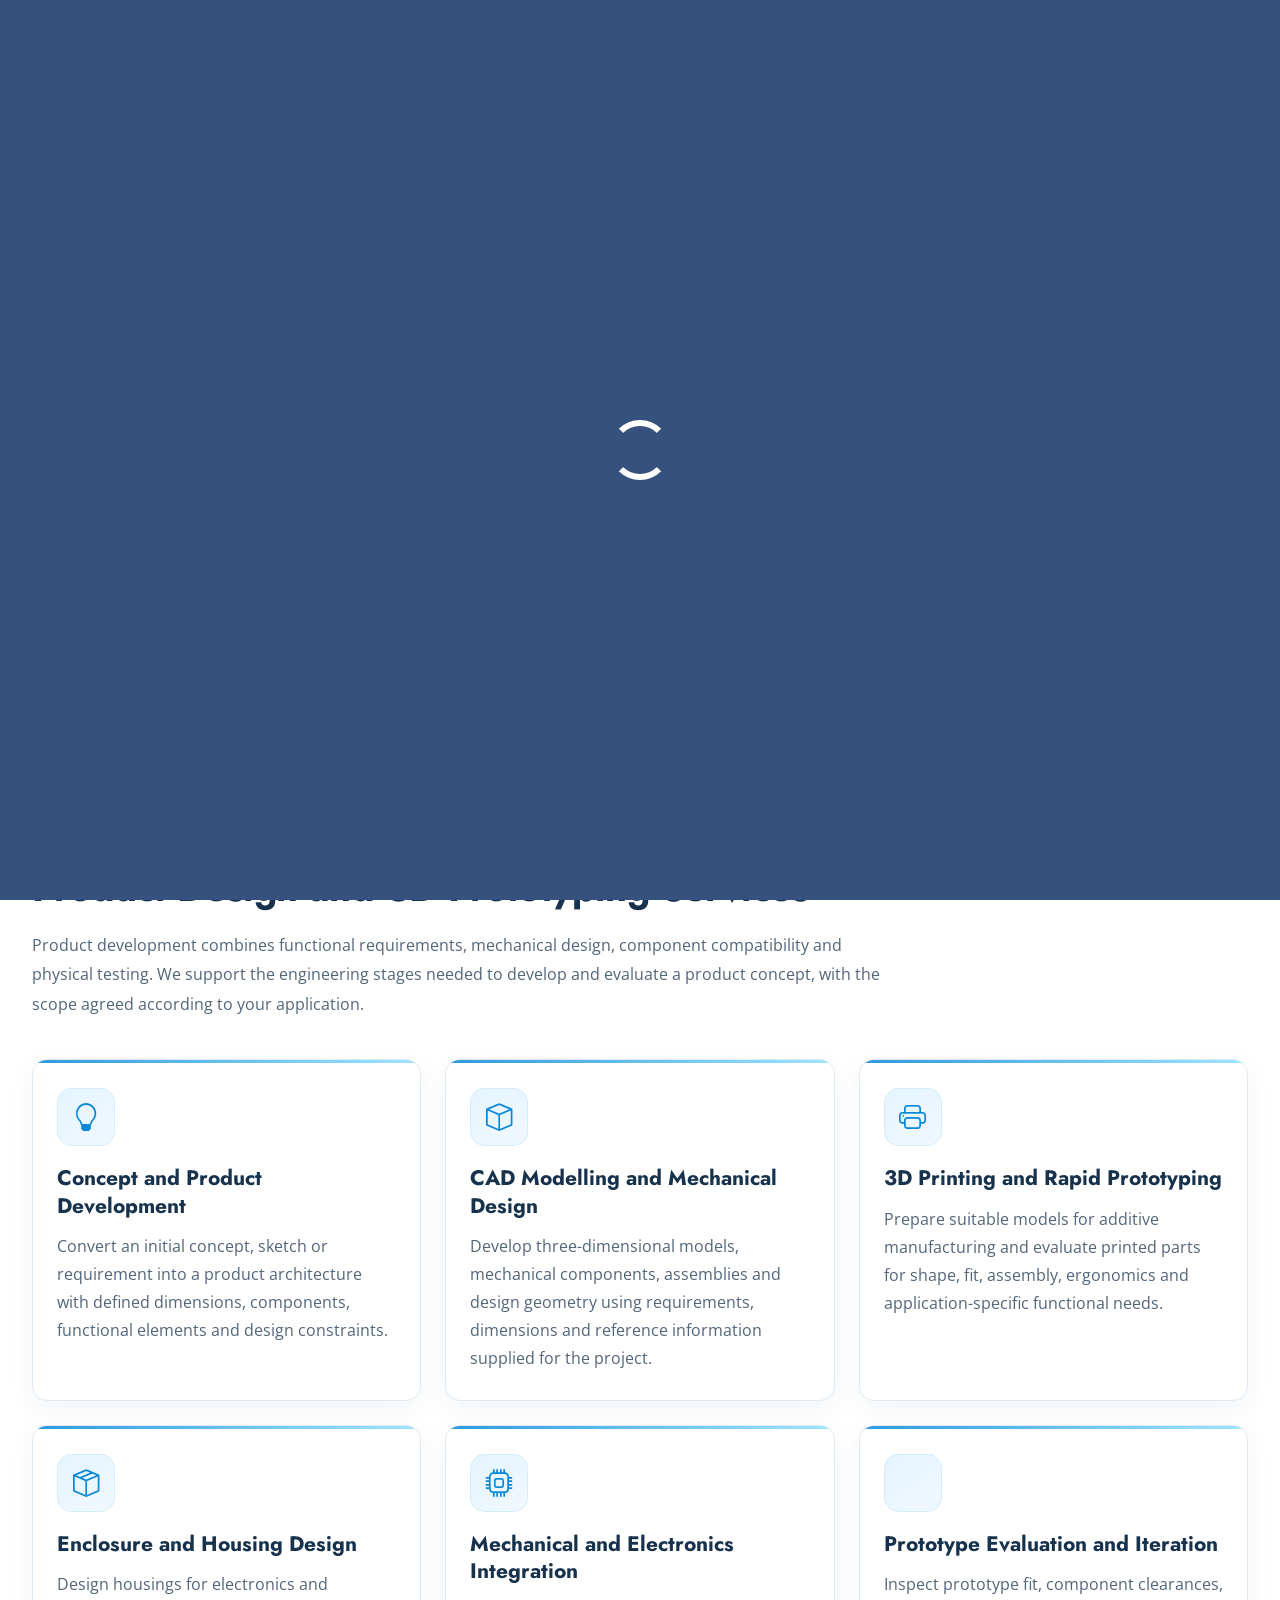
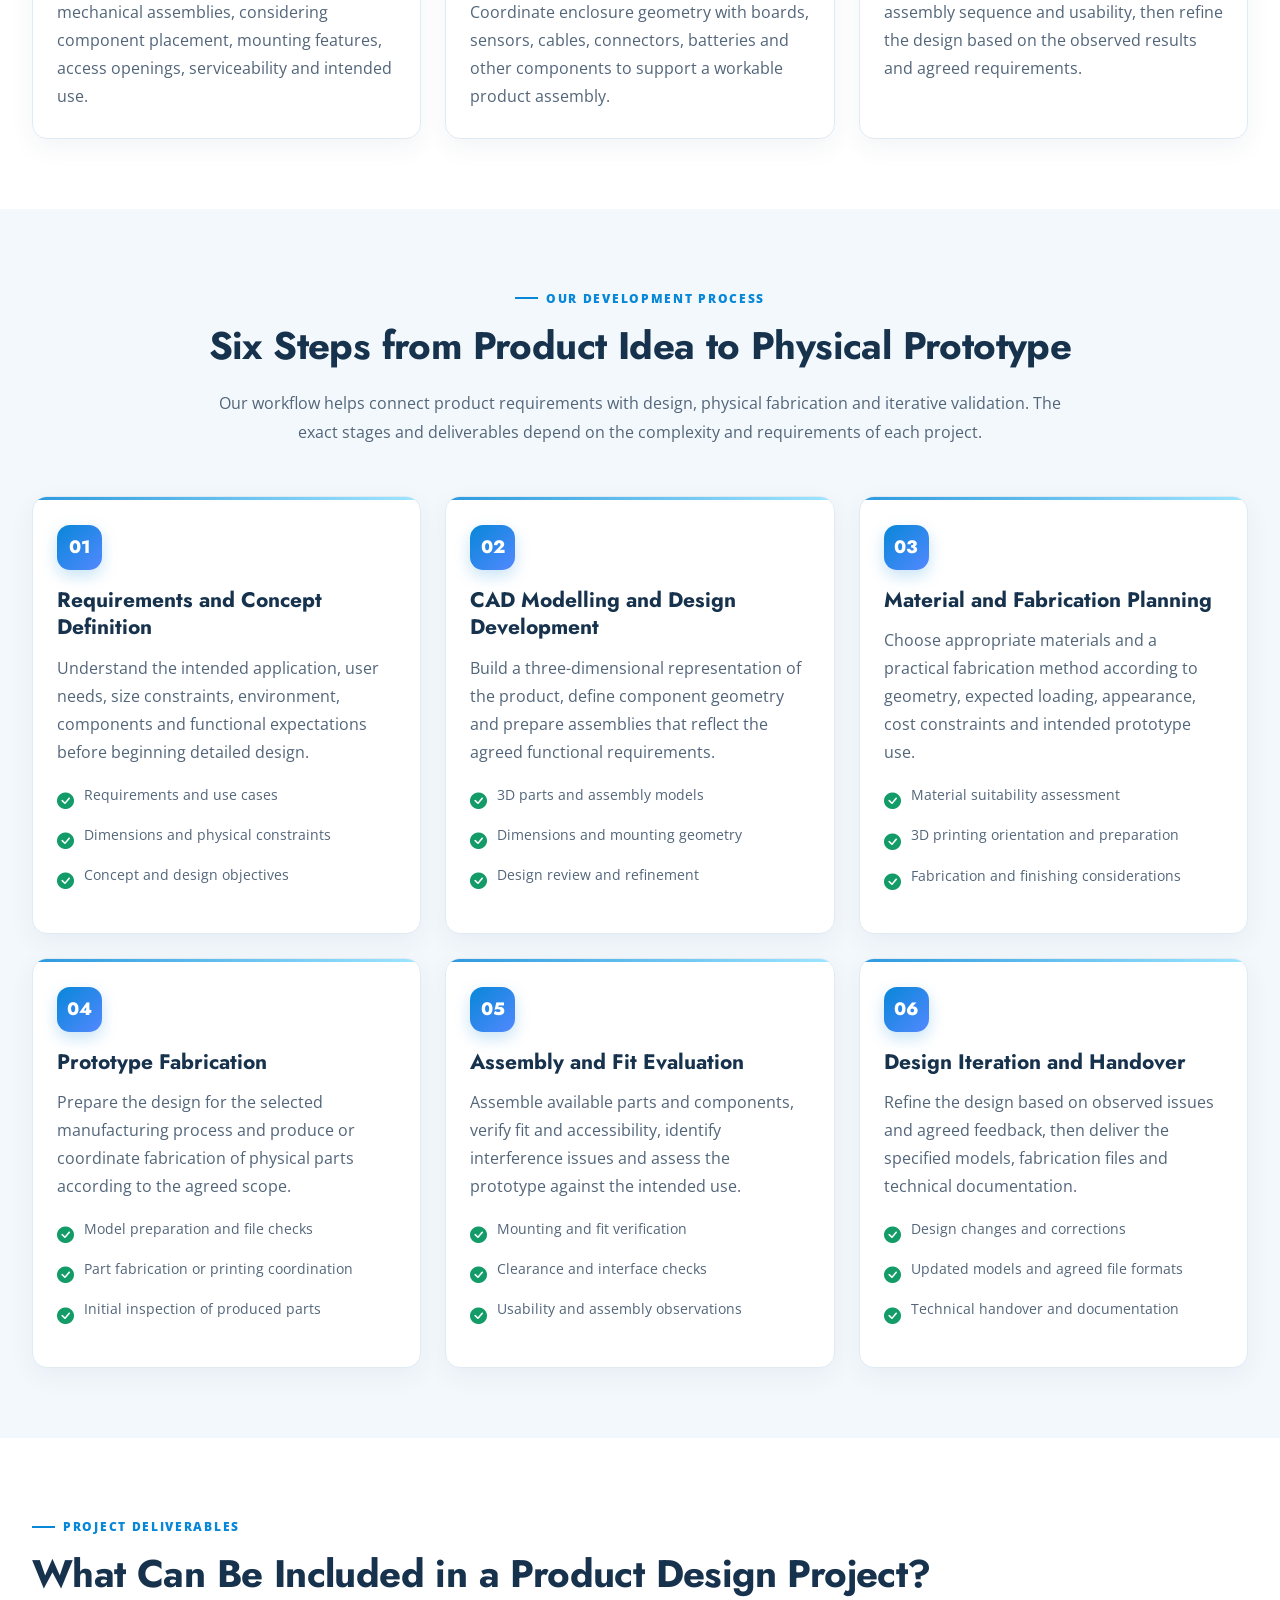
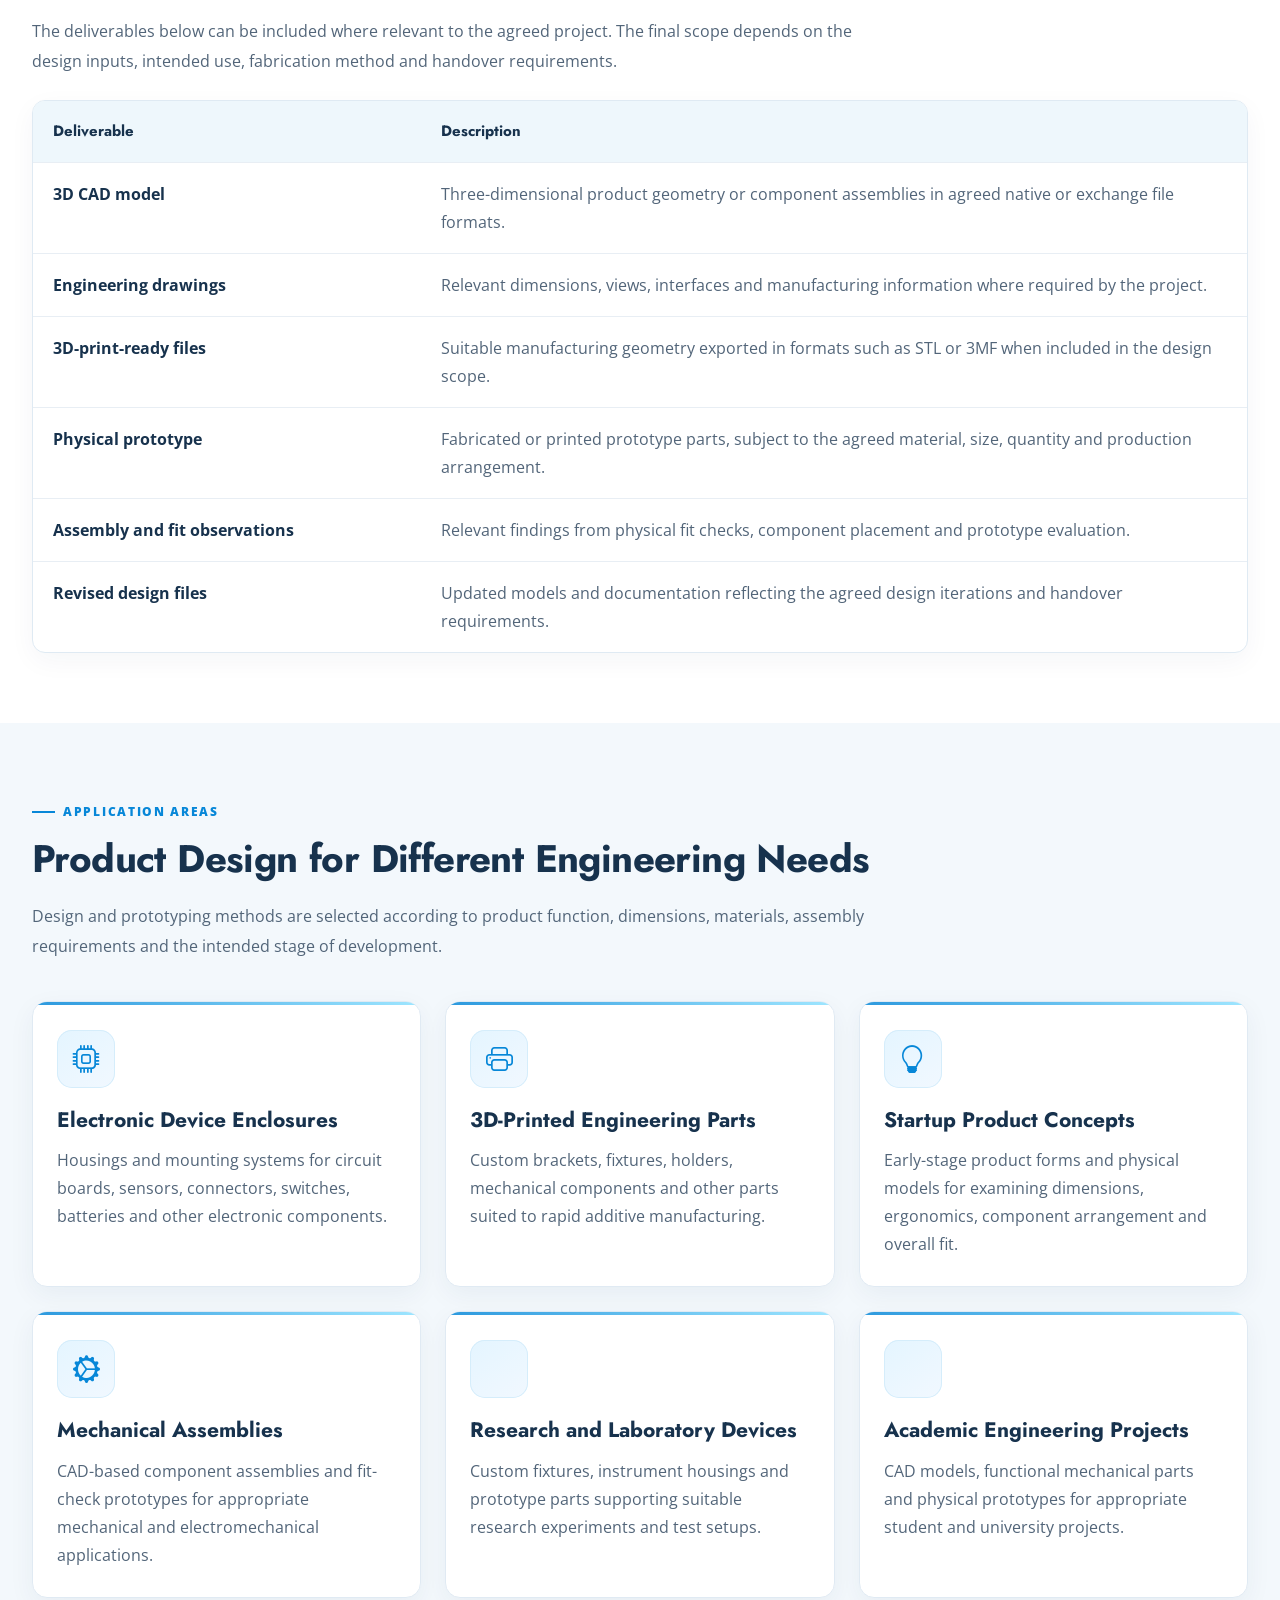
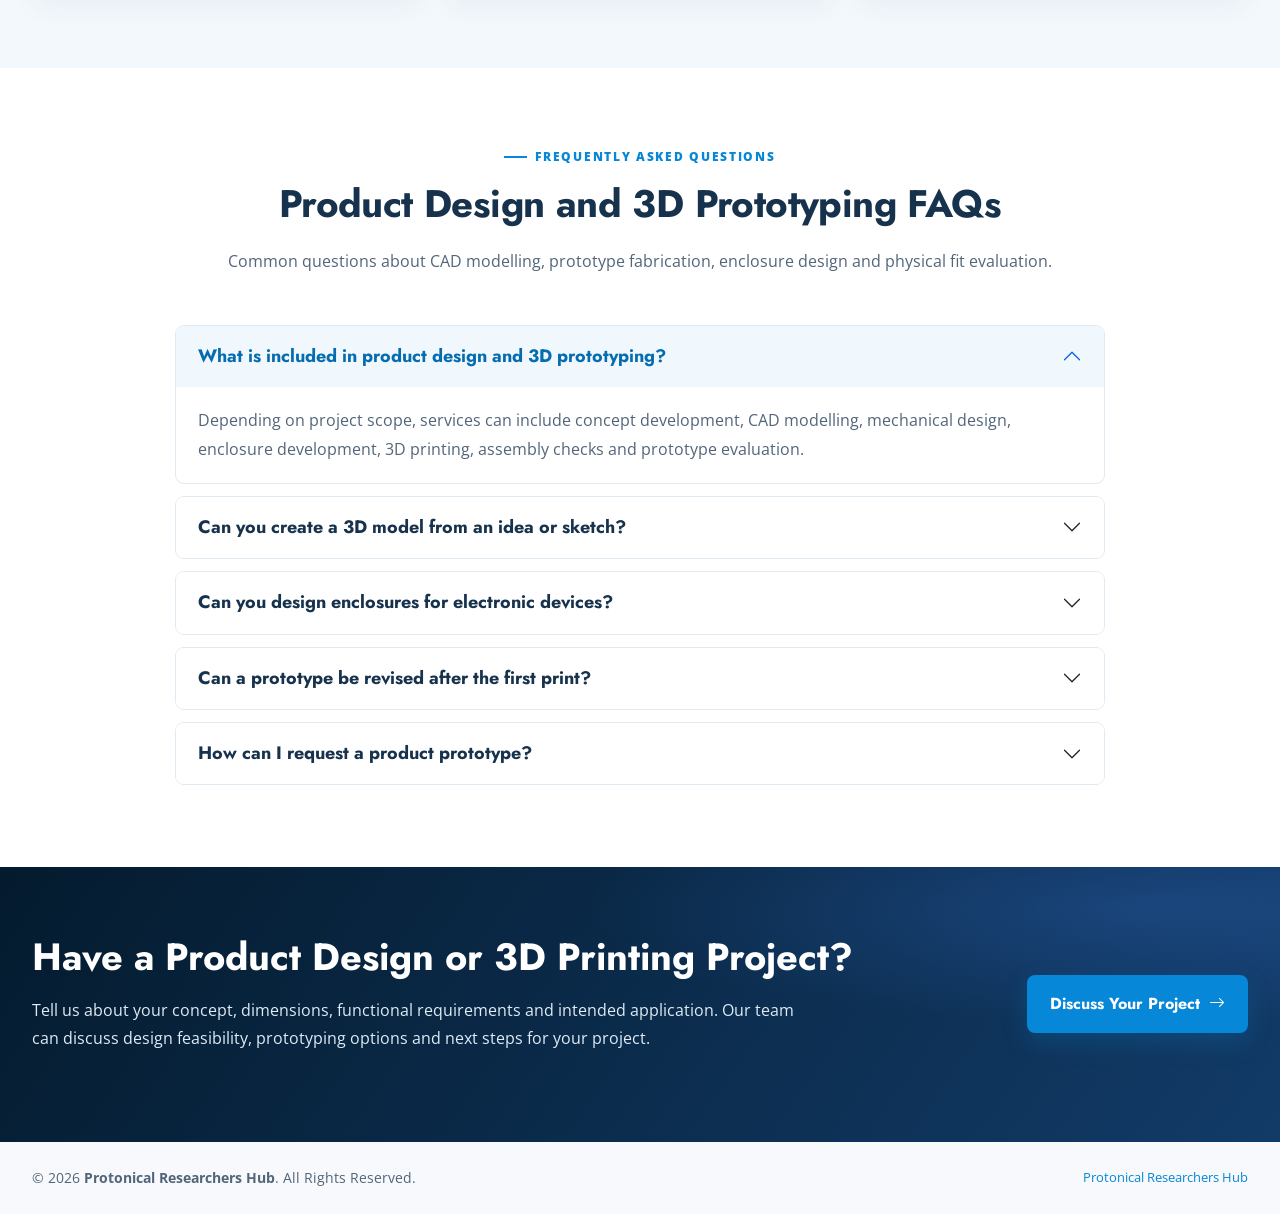
<file: services/product-design-3d-prototyping.html>
<!DOCTYPE html>
<html lang="en">
<head>
  <meta charset="utf-8">
  <meta name="viewport" content="width=device-width, initial-scale=1">

  <title>Product Design & 3D Prototyping in Bengaluru | Protonical Researchers Hub</title>
  <meta name="description" content="Product design and 3D prototyping services in Bengaluru, India. Protonical Researchers Hub supports CAD modelling, mechanical design, 3D printing, enclosure development, assembly integration and prototype testing.">
  <meta name="keywords" content="product design Bangalore, 3D prototyping Bengaluru, CAD design services, 3D printing Bangalore, mechanical product design, enclosure design, rapid prototyping India, industrial product development">
  <meta name="author" content="Protonical Researchers Hub">
  <meta name="robots" content="index, follow, max-image-preview:large">
  <meta name="theme-color" content="#ffffff">

  <link rel="canonical" href="https://researchershub.in/services/product-design-3d-prototyping.html">
  <link rel="icon" href="../assets/img/favicon.png">
  <link rel="apple-touch-icon" href="../assets/img/apple-touch-icon.png">

  <meta property="og:type" content="website">
  <meta property="og:site_name" content="Protonical Researchers Hub">
  <meta property="og:title" content="Product Design & 3D Prototyping | Protonical Researchers Hub">
  <meta property="og:description" content="CAD modelling, mechanical design, 3D printing, enclosure development and functional prototyping in Bengaluru, India.">
  <meta property="og:url" content="https://researchershub.in/services/product-design-3d-prototyping.html">
  <meta property="og:image" content="https://researchershub.in/assets/img/hero-img.png">
  <meta property="og:image:alt" content="Product engineering and 3D prototyping at Protonical Researchers Hub">

  <meta name="twitter:card" content="summary_large_image">
  <meta name="twitter:title" content="Product Design & 3D Prototyping">
  <meta name="twitter:description" content="Develop product concepts, CAD models, mechanical enclosures and functional prototypes with Protonical Researchers Hub.">
  <meta name="twitter:image" content="https://researchershub.in/assets/img/hero-img.png">

  <link rel="preconnect" href="https://fonts.googleapis.com">
  <link rel="preconnect" href="https://fonts.gstatic.com" crossorigin>

  <link href="https://fonts.googleapis.com/css?family=Open+Sans:300,400,600,700|Jost:300,400,500,600,700|Poppins:300,400,500,600,700" rel="stylesheet">

  <link href="../assets/vendor/aos/aos.css" rel="stylesheet">
  <link href="../assets/vendor/bootstrap/css/bootstrap.min.css" rel="stylesheet">
  <link href="../assets/vendor/bootstrap-icons/bootstrap-icons.css" rel="stylesheet">
  <link href="../assets/vendor/boxicons/css/boxicons.min.css" rel="stylesheet">
  <link href="../assets/vendor/remixicon/remixicon.css" rel="stylesheet">
  <link href="../assets/css/style.css" rel="stylesheet">

  <!-- Structured data -->
  <script type="application/ld+json">
  {
    "@context": "https://schema.org",
    "@graph": [
      {
        "@type": "Service",
        "@id": "https://researchershub.in/services/product-design-3d-prototyping.html#service",
        "name": "Product Design and 3D Prototyping",
        "url": "https://researchershub.in/services/product-design-3d-prototyping.html",
        "description": "Product concept development, CAD modelling, mechanical design, 3D printing, enclosure development, component integration and functional prototype evaluation.",
        "serviceType": [
          "Product Design",
          "CAD Modelling",
          "Mechanical Design",
          "3D Printing",
          "Rapid Prototyping",
          "Enclosure Design",
          "Product Engineering"
        ],
        "provider": {
          "@type": "Organization",
          "@id": "https://researchershub.in/#organization",
          "name": "Protonical Researchers Hub",
          "url": "https://researchershub.in/",
          "email": "researchershub05@gmail.com",
          "telephone": "+91-8951970904",
          "address": {
            "@type": "PostalAddress",
            "addressLocality": "Bengaluru",
            "addressRegion": "Karnataka",
            "postalCode": "560049",
            "addressCountry": "IN"
          }
        },
        "areaServed": [
          {
            "@type": "City",
            "name": "Bengaluru"
          },
          {
            "@type": "Country",
            "name": "India"
          }
        ]
      },
      {
        "@type": "WebPage",
        "@id": "https://researchershub.in/services/product-design-3d-prototyping.html#webpage",
        "url": "https://researchershub.in/services/product-design-3d-prototyping.html",
        "name": "Product Design and 3D Prototyping in Bengaluru",
        "description": "CAD design, mechanical engineering, 3D printing, enclosure development and product prototype services.",
        "isPartOf": {
          "@type": "WebSite",
          "@id": "https://researchershub.in/#website",
          "url": "https://researchershub.in/",
          "name": "Protonical Researchers Hub"
        },
        "about": {
          "@id": "https://researchershub.in/services/product-design-3d-prototyping.html#service"
        },
        "inLanguage": "en-IN"
      },
      {
        "@type": "BreadcrumbList",
        "itemListElement": [
          {
            "@type": "ListItem",
            "position": 1,
            "name": "Home",
            "item": "https://researchershub.in/"
          },
          {
            "@type": "ListItem",
            "position": 2,
            "name": "Product Design and 3D Prototyping",
            "item": "https://researchershub.in/services/product-design-3d-prototyping.html"
          }
        ]
      },
      {
        "@type": "FAQPage",
        "mainEntity": [
          {
            "@type": "Question",
            "name": "What is included in product design and 3D prototyping?",
            "acceptedAnswer": {
              "@type": "Answer",
              "text": "Depending on project scope, services can include concept development, CAD modelling, mechanical design, enclosure development, 3D printing, assembly checks and prototype evaluation."
            }
          },
          {
            "@type": "Question",
            "name": "Can you create a 3D model from an idea or sketch?",
            "acceptedAnswer": {
              "@type": "Answer",
              "text": "Project discussions can begin with a concept, sketch, dimensions, reference images or an existing model. Feasibility, required inputs and deliverables are agreed according to the project scope."
            }
          },
          {
            "@type": "Question",
            "name": "Can you design enclosures for electronic devices?",
            "acceptedAnswer": {
              "@type": "Answer",
              "text": "Enclosure design can include component placement, mounting features, access openings and fit considerations based on the dimensions and requirements supplied for the electronics."
            }
          },
          {
            "@type": "Question",
            "name": "How can I request a product prototype?",
            "acceptedAnswer": {
              "@type": "Answer",
              "text": "Contact Protonical Researchers Hub through the homepage contact form or email researchershub05@gmail.com. Share the concept, dimensions, intended materials, application and expected timeline."
            }
          }
        ]
      }
    ]
  }
  </script>

  <style>
    :root {
      --prh-primary: #0787d8;
      --prh-primary-dark: #056cb0;
      --prh-heading: #17324d;
      --prh-text: #526579;
      --prh-light: #f3f8fc;
      --prh-border: #dfeaf3;
    }

    html {
      scroll-behavior: smooth;
      scroll-padding-top: 105px;
    }

    body {
      font-family: "Open Sans", sans-serif;
      color: var(--prh-text);
      line-height: 1.75;
    }

    h1, h2, h3, h4, h5, h6 {
      font-family: "Jost", sans-serif;
      color: var(--prh-heading);
      font-weight: 700;
      line-height: 1.3;
    }

    a {
      color: var(--prh-primary);
    }

    a:hover {
      color: var(--prh-primary-dark);
    }

    /* Header */

    #header {
      min-height: 88px;
      background: #fff !important;
      box-shadow: 0 3px 18px rgba(15,35,60,.09);
    }

    #header .container {
      min-height: 88px;
    }

    #header .logo {
      display: flex;
      align-items: center;
      gap: 12px;
      max-width: 390px;
    }

    #header .logo img {
      max-height: 64px;
      max-width: 94px;
      width: auto;
      object-fit: contain;
    }

    .brand-wordmark {
      display: flex;
      flex-direction: column;
      line-height: 1.1;
      white-space: nowrap;
    }

    .brand-wordmark strong {
      color: var(--prh-heading);
      font-size: 21px;
      font-weight: 800;
      letter-spacing: .5px;
    }

    .brand-wordmark span {
      margin-top: 5px;
      color: var(--prh-primary);
      font-family: "Poppins", sans-serif;
      font-size: 10px;
      font-weight: 700;
      letter-spacing: 2.5px;
    }

    #header .navbar a,
    #header .navbar a:focus {
      color: var(--prh-heading);
    }

    #header .navbar a:hover,
    #header .navbar .active {
      color: var(--prh-primary);
    }

    .nav-contact {
      display: inline-flex !important;
      align-items: center;
      gap: 8px;
      margin-left: 8px;
      padding: 10px 17px !important;
      border-radius: 7px;
      background: var(--prh-primary);
      color: #fff !important;
      font-weight: 700;
    }

    .nav-contact:hover {
      background: var(--prh-primary-dark);
      color: #fff !important;
    }

    /* Hero */

    .service-hero {
      position: relative;
      overflow: hidden;
      padding: 145px 0 85px;
      background:
        radial-gradient(ellipse at 84% 20%, rgba(70,155,255,.22), transparent 35%),
        radial-gradient(ellipse at 12% 90%, rgba(30,192,220,.15), transparent 38%),
        linear-gradient(125deg, #041526 0%, #092747 58%, #123d68 100%);
    }

    .service-hero::before {
      position: absolute;
      inset: 0;
      content: "";
      pointer-events: none;
      opacity: .13;
      background-image:
        linear-gradient(rgba(255,255,255,.12) 1px, transparent 1px),
        linear-gradient(90deg, rgba(255,255,255,.12) 1px, transparent 1px);
      background-size: 38px 38px;
      -webkit-mask-image: linear-gradient(to right, transparent, #000);
      mask-image: linear-gradient(to right, transparent, #000);
    }

    .service-hero .container {
      position: relative;
      z-index: 1;
    }

    .service-hero h1 {
      margin-bottom: 23px;
      color: #fff;
      font-size: clamp(37px,4.2vw,59px);
      line-height: 1.08;
      letter-spacing: -1.5px;
    }

    .service-hero h1 span {
      display: inline-block;
      background: linear-gradient(90deg, #8de1ff, #b0c7ff);
      color: #8de1ff;
      -webkit-background-clip: text;
      background-clip: text;
      -webkit-text-fill-color: transparent;
    }

    .service-hero p {
      max-width: 610px;
      margin-bottom: 28px;
      color: #d0e0ed;
      font-size: 16px;
      line-height: 1.9;
    }

    .hero-eyebrow {
      display: inline-flex;
      align-items: center;
      gap: 10px;
      margin-bottom: 19px;
      padding: 9px 14px;
      border: 1px solid rgba(141,225,255,.27);
      border-radius: 30px;
      background: rgba(25,143,204,.09);
      color: #8de1ff;
      font-size: 11px;
      font-weight: 700;
      letter-spacing: 1.5px;
      text-transform: uppercase;
    }

    .hero-eyebrow::before {
      width: 22px;
      height: 2px;
      background: #8de1ff;
      content: "";
    }

    .hero-actions {
      display: flex;
      flex-wrap: wrap;
      gap: 13px;
      margin-top: 28px;
    }

    .btn-prh,
    .btn-prh-outline {
      display: inline-flex;
      align-items: center;
      justify-content: center;
      gap: 9px;
      min-height: 49px;
      padding: 13px 21px;
      border: 2px solid var(--prh-primary);
      border-radius: 8px;
      font-family: "Jost", sans-serif;
      font-weight: 700;
      text-decoration: none;
      transition: background .2s ease, color .2s ease, transform .2s ease;
    }

    .btn-prh {
      background: var(--prh-primary);
      color: #fff;
      box-shadow: 0 9px 25px rgba(0,135,216,.22);
    }

    .btn-prh:hover {
      transform: translateY(-2px);
      border-color: var(--prh-primary-dark);
      background: var(--prh-primary-dark);
      color: #fff;
    }

    .btn-prh-outline {
      border-color: rgba(255,255,255,.7);
      background: transparent;
      color: #fff;
    }

    .btn-prh-outline:hover {
      background: #fff;
      color: var(--prh-heading);
    }

    .hero-tag-row {
      display: flex;
      flex-wrap: wrap;
      gap: 9px;
      margin-top: 25px;
    }

    .hero-tag-row span {
      display: inline-flex;
      align-items: center;
      gap: 7px;
      padding: 7px 12px;
      border: 1px solid rgba(160,215,249,.22);
      border-radius: 30px;
      background: rgba(255,255,255,.045);
      color: #dbeaf6;
      font-size: 11px;
      font-weight: 600;
    }

    .hero-tag-row i {
      color: #8de1ff;
      font-size: 14px;
    }

    /* CSS illustration */

    .design-visual-stage {
      position: relative;
      display: flex;
      align-items: center;
      justify-content: center;
      min-height: 415px;
      padding: 18px;
      perspective: 1100px;
    }

    .design-glow {
      position: absolute;
      width: 290px;
      height: 290px;
      border-radius: 50%;
      background: rgba(69,137,255,.23);
      filter: blur(65px);
    }

    .design-workspace {
      position: relative;
      z-index: 1;
      width: 100%;
      max-width: 435px;
      padding: 22px;
      border: 1px solid rgba(141,205,255,.30);
      border-radius: 18px;
      background: linear-gradient(145deg, rgba(15,43,77,.97), rgba(5,24,48,.97));
      box-shadow: 0 25px 65px rgba(0,0,0,.32);
    }

    .design-workspace-header {
      display: flex;
      align-items: center;
      justify-content: space-between;
      gap: 10px;
      padding-bottom: 17px;
      border-bottom: 1px solid rgba(255,255,255,.12);
    }

    .design-workspace-header strong {
      color: #fff;
      font-size: 13px;
    }

    .design-workspace-header span {
      color: #9de5ff;
      font-size: 9px;
      font-weight: 800;
      letter-spacing: .7px;
    }

    .cad-scene {
      position: relative;
      min-height: 245px;
      display: flex;
      align-items: center;
      justify-content: center;
      overflow: hidden;
      margin: 18px 0;
      border: 1px solid rgba(151,204,255,.13);
      border-radius: 12px;
      background:
        linear-gradient(rgba(141,195,255,.07) 1px, transparent 1px),
        linear-gradient(90deg, rgba(141,195,255,.07) 1px, transparent 1px),
        rgba(255,255,255,.018);
      background-size: 22px 22px;
    }

    .cad-model {
      position: relative;
      display: flex;
      align-items: center;
      justify-content: center;
      width: 170px;
      height: 115px;
      border: 2px solid #8de1ff;
      border-radius: 16px;
      background: linear-gradient(145deg, rgba(25,148,212,.38), rgba(36,74,149,.25));
      box-shadow: 0 0 32px rgba(61,177,255,.15), inset 0 0 28px rgba(61,177,255,.08);
      transform: rotate(-12deg) skewY(2deg);
    }

    .cad-model::before {
      position: absolute;
      top: -18px;
      left: 13px;
      right: 13px;
      height: 17px;
      content: "";
      border: 1px solid rgba(141,225,255,.8);
      border-bottom: 0;
      background: rgba(82,175,231,.14);
      transform: skewX(-40deg);
      transform-origin: bottom;
    }

    .cad-model::after {
      position: absolute;
      top: 8px;
      bottom: 8px;
      left: -16px;
      width: 15px;
      content: "";
      border: 1px solid rgba(141,225,255,.7);
      border-right: 0;
      background: rgba(82,175,231,.1);
      transform: skewY(-46deg);
      transform-origin: right;
    }

    .cad-model i {
      color: #bcecff;
      font-size: 48px;
      filter: drop-shadow(0 0 12px rgba(141,225,255,.35));
    }

    .cad-measurement {
      position: absolute;
      padding: 5px 8px;
      border: 1px solid rgba(141,225,255,.27);
      border-radius: 5px;
      background: rgba(7,31,55,.85);
      color: #c7f0ff;
      font-family: "Poppins", sans-serif;
      font-size: 9px;
      letter-spacing: .5px;
    }

    .cad-measurement.top-left {
      top: 22px;
      left: 14px;
    }

    .cad-measurement.bottom-right {
      right: 14px;
      bottom: 20px;
    }

    .design-workspace-footer {
      display: grid;
      grid-template-columns: repeat(3,minmax(0,1fr));
      gap: 8px;
    }

    .design-status-item {
      padding: 10px 5px;
      border-radius: 8px;
      background: rgba(255,255,255,.05);
      text-align: center;
    }

    .design-status-item span {
      display: block;
      margin-bottom: 4px;
      color: #a9c4de;
      font-size: 9px;
    }

    .design-status-item strong {
      color: #e9f7ff;
      font-size: 10px;
    }

    /* Breadcrumb */

    .breadcrumb-band {
      padding: 13px 0;
      border-bottom: 1px solid var(--prh-border);
      background: #f2f6fa;
      font-size: 13px;
    }

    .breadcrumb-band a {
      text-decoration: none;
    }

    .breadcrumb-band .separator {
      display: inline-block;
      margin: 0 9px;
      color: #8c9aaa;
    }

    /* Sections */

    .content-section {
      padding: 70px 0;
    }

    .content-section.section-soft {
      background: var(--prh-light);
    }

    .section-eyebrow {
      display: inline-flex;
      align-items: center;
      gap: 8px;
      margin-bottom: 12px;
      color: var(--prh-primary);
      font-size: 12px;
      font-weight: 800;
      letter-spacing: 1.7px;
      text-transform: uppercase;
    }

    .section-eyebrow::before {
      display: inline-block;
      width: 23px;
      height: 2px;
      background: var(--prh-primary);
      content: "";
    }

    .section-heading {
      margin-bottom: 18px;
      font-size: clamp(27px,3vw,39px);
      letter-spacing: -.6px;
    }

    .section-intro {
      max-width: 850px;
      font-size: 16px;
      line-height: 1.85;
    }

    /* Cards */

    .service-card,
    .workflow-card,
    .application-card {
      position: relative;
      height: 100%;
      overflow: hidden;
      padding: 28px 24px;
      border: 1px solid #e0eaf3;
      border-radius: 15px;
      background: #fff;
      box-shadow: 0 8px 27px rgba(21,55,85,.055);
      transition: transform .25s ease, box-shadow .25s ease, border-color .25s ease;
    }

    .service-card::before,
    .workflow-card::before,
    .application-card::before {
      position: absolute;
      inset: 0 0 auto;
      height: 3px;
      background: linear-gradient(90deg, #0787d8, #8de1ff);
      content: "";
      opacity: .85;
    }

    .service-card:hover,
    .workflow-card:hover,
    .application-card:hover {
      transform: translateY(-5px);
      border-color: #b8dff5;
      box-shadow: 0 17px 38px rgba(21,75,117,.12);
    }

    .service-icon {
      display: flex;
      align-items: center;
      justify-content: center;
      width: 58px;
      height: 58px;
      margin-bottom: 19px;
      border-radius: 15px;
      background: linear-gradient(145deg, #e4f5ff, #f1f8ff);
      box-shadow: inset 0 0 0 1px #d5edfb;
      color: var(--prh-primary);
      font-size: 27px;
    }

    .service-card h3,
    .application-card h3 {
      margin-bottom: 12px;
      font-size: 21px;
    }

    .service-card p,
    .application-card p {
      margin-bottom: 0;
    }

    /* Development workflow */

    .workflow-number {
      display: inline-flex;
      align-items: center;
      justify-content: center;
      width: 45px;
      height: 45px;
      margin-bottom: 17px;
      border-radius: 13px;
      background: linear-gradient(135deg, #0787d8, #5388ff);
      box-shadow: 0 6px 16px rgba(7,135,216,.23);
      color: #fff;
      font-family: "Jost", sans-serif;
      font-size: 18px;
      font-weight: 800;
    }

    .workflow-card h3 {
      margin-bottom: 12px;
      font-size: 21px;
    }

    .workflow-card p {
      margin-bottom: 15px;
    }

    .check-list {
      list-style: none;
      padding: 0;
      margin: 18px 0 0;
    }

    .check-list li {
      display: flex;
      align-items: flex-start;
      gap: 10px;
      margin-bottom: 10px;
      font-size: 14px;
      line-height: 1.6;
    }

    .check-list i {
      flex-shrink: 0;
      margin-top: 3px;
      color: #139b68;
      font-size: 17px;
    }

    /* Deliverables table */

    .deliverables-table {
      overflow: hidden;
      border: 1px solid var(--prh-border);
      border-radius: 13px;
      background: #fff;
      box-shadow: 0 8px 27px rgba(21,55,85,.045);
    }

    .deliverables-table table {
      width: 100%;
      margin: 0;
      border-collapse: collapse;
    }

    .deliverables-table th,
    .deliverables-table td {
      padding: 17px 20px;
      border-bottom: 1px solid #e8eef4;
      text-align: left;
      vertical-align: top;
    }

    .deliverables-table th {
      background: #eef7fc;
      color: var(--prh-heading);
      font-family: "Jost", sans-serif;
      font-size: 15px;
    }

    .deliverables-table tr:last-child td {
      border-bottom: 0;
    }

    .deliverables-table td:first-child {
      width: 32%;
      color: var(--prh-heading);
      font-weight: 700;
    }

    /* FAQ */

    .faq-list {
      max-width: 930px;
      margin: 0 auto;
    }

    .faq-list .accordion-item {
      overflow: hidden;
      margin-bottom: 12px;
      border: 1px solid var(--prh-border);
      border-radius: 9px;
    }

    .faq-list .accordion-button {
      padding: 19px 22px;
      background: #fff;
      box-shadow: none;
      color: var(--prh-heading);
      font-family: "Jost", sans-serif;
      font-size: 18px;
      font-weight: 700;
    }

    .faq-list .accordion-button:not(.collapsed) {
      background: #f1f8fd;
      color: var(--prh-primary-dark);
    }

    .faq-list .accordion-body {
      padding: 19px 22px;
      color: var(--prh-text);
      line-height: 1.8;
    }

    /* Call to action */

    .cta-section {
      position: relative;
      overflow: hidden;
      padding: 65px 0;
      background:
        radial-gradient(ellipse at 90% 15%, rgba(69,137,255,.20), transparent 35%),
        linear-gradient(125deg, #041b2e, #123b68);
    }

    .cta-section h2 {
      margin-bottom: 14px;
      color: #fff;
      font-size: clamp(27px,3vw,38px);
    }

    .cta-section p {
      max-width: 780px;
      margin-bottom: 25px;
      color: #dfebf5;
      font-size: 16px;
    }

    #footer {
      background: #f7f9fc;
    }

    #footer .footer-bottom {
      padding-top: 24px;
      padding-bottom: 24px;
    }

    #footer .copyright,
    #footer .credits {
      color: #526579;
    }

    /* Responsive */

    @media (max-width: 991px) {
      #header,
      #header .container {
        min-height: 78px;
      }

      #header .logo img {
        max-height: 53px;
        max-width: 75px;
      }

      .brand-wordmark strong {
        font-size: 16px;
      }

      .brand-wordmark span {
        font-size: 9px;
        letter-spacing: 1.5px;
      }

      .service-hero {
        padding: 120px 0 60px;
        text-align: center;
      }

      .service-hero p {
        margin-right: auto;
        margin-left: auto;
      }

      .hero-actions,
      .hero-tag-row {
        justify-content: center;
      }

      .design-visual-stage {
        min-height: auto;
        padding: 35px 8px 5px;
      }

      .design-workspace {
        max-width: 470px;
      }

      .section-intro {
        margin-right: auto;
        margin-left: auto;
      }
    }

    @media (max-width: 575px) {
      #header .logo {
        gap: 7px;
      }

      #header .logo img {
        max-width: 55px;
      }

      .brand-wordmark strong {
        font-size: 13px;
      }

      .brand-wordmark span {
        font-size: 8px;
        letter-spacing: 1px;
      }

      .service-hero {
        padding: 112px 0 50px;
      }

      .service-hero h1 {
        font-size: 35px;
        letter-spacing: -.8px;
      }

      .service-hero p {
        font-size: 15px;
      }

      .hero-actions {
        flex-direction: column;
        align-items: stretch;
      }

      .hero-actions a {
        width: 100%;
      }

      .hero-tag-row {
        gap: 7px;
      }

      .hero-tag-row span {
        font-size: 10px;
      }

      .design-workspace {
        padding: 15px;
        border-radius: 14px;
      }

      .cad-scene {
        min-height: 220px;
      }

      .cad-model {
        transform: scale(.83) rotate(-12deg) skewY(2deg);
      }

      .content-section {
        padding: 48px 0;
      }

      .service-card,
      .workflow-card,
      .application-card {
        padding: 23px 19px;
      }

      .deliverables-table th,
      .deliverables-table td {
        padding: 12px 11px;
        font-size: 13px;
      }
    }

    @media (prefers-reduced-motion: reduce) {
      html {
        scroll-behavior: auto;
      }

      .service-card,
      .workflow-card,
      .application-card,
      .btn-prh {
        transition: none;
      }
    }
  </style>
</head>

<body>

  <!-- HEADER -->
  <header id="header" class="fixed-top">
    <div class="container d-flex align-items-center justify-content-between">

      <a href="../index.html" class="logo" aria-label="Protonical Researchers Hub homepage">
        <img src="../assets/img/logo.png" alt="Protonical Researchers Hub logo" width="94" height="64">

        <span class="brand-wordmark">
          <strong>PROTONICAL</strong>
          <span>RESEARCHERS HUB</span>
        </span>
      </a>

      <nav id="navbar" class="navbar" aria-label="Main navigation">
        <ul>
          <li><a class="nav-link" href="../index.html#hero">Home</a></li>
          <li><a class="nav-link" href="../index.html#about">About</a></li>
          <li><a class="nav-link active" href="#product-services">Services</a></li>
          <li><a class="nav-link" href="../index.html#portfolio">Portfolio</a></li>
          <li><a class="nav-link" href="../index.html#team">Our Team</a></li>
          <li>
            <a class="nav-link nav-contact" href="../index.html#contact">
              Discuss Your Project <i class="bi bi-arrow-right"></i>
            </a>
          </li>
        </ul>

        <i class="bi bi-list mobile-nav-toggle" aria-label="Toggle navigation"></i>
      </nav>

    </div>
  </header>


  <main id="main">

    <!-- HERO -->
    <section class="service-hero" id="service-overview">
      <div class="container">
        <div class="row align-items-center">

          <div class="col-lg-7" data-aos="fade-up">

            <div class="hero-eyebrow">
              Concept · CAD · Prototyping
            </div>

            <h1>
              Turn Your Ideas Into
              <span>Physical Prototypes</span>
            </h1>

            <p>
              From initial sketches to CAD models and functional prototypes,
              Protonical Researchers Hub helps transform product concepts
              into practical designs. We support mechanical design, enclosure
              development, 3D printing and hardware integration for research
              teams, startups and industry.
            </p>

            <div class="hero-actions">
              <a href="../index.html#contact" class="btn-prh">
                <i class="bi bi-rocket-takeoff"></i>
                Discuss Your Product
              </a>

              <a href="#design-workflow" class="btn-prh-outline">
                <i class="bi bi-diagram-3"></i>
                Explore Our Workflow
              </a>
            </div>

            <div class="hero-tag-row">
              <span><i class="bi bi-box"></i> CAD Modelling</span>
              <span><i class="bi bi-printer"></i> 3D Printing</span>
              <span><i class="bi bi-tools"></i> Prototype Testing</span>
            </div>

          </div>

          <div class="col-lg-5" data-aos="zoom-in" data-aos-delay="150">

            <div class="design-visual-stage">
              <div class="design-glow"></div>

              <div class="design-workspace">

                <div class="design-workspace-header">
                  <strong><i class="bi bi-box me-2"></i>CAD DESIGN WORKSPACE</strong>
                  <span>MODEL / REV 01</span>
                </div>

                <div class="cad-scene">

                  <div class="cad-measurement top-left">
                    3D MODEL · XYZ
                  </div>

                  <div class="cad-model">
                    <i class="bi bi-box"></i>
                  </div>

                  <div class="cad-measurement bottom-right">
                    DIMENSIONS · FIT · FORM
                  </div>

                </div>

                <div class="design-workspace-footer">

                  <div class="design-status-item">
                    <span>Stage 01</span>
                    <strong>Design</strong>
                  </div>

                  <div class="design-status-item">
                    <span>Stage 02</span>
                    <strong>Prototype</strong>
                  </div>

                  <div class="design-status-item">
                    <span>Stage 03</span>
                    <strong>Evaluate</strong>
                  </div>

                </div>

              </div>
            </div>

          </div>

        </div>
      </div>
    </section>


    <!-- BREADCRUMB -->
    <div class="breadcrumb-band">
      <div class="container">
        <a href="../index.html">Home</a>
        <span class="separator">/</span>
        <span aria-current="page">Product Design &amp; 3D Prototyping</span>
      </div>
    </div>


    <!-- SERVICES -->
    <section class="content-section" id="product-services">
      <div class="container" data-aos="fade-up">

        <span class="section-eyebrow">Product Engineering Capabilities</span>

        <h2 class="section-heading">
          Product Design and 3D Prototyping Services
        </h2>

        <p class="section-intro">
          Product development combines functional requirements, mechanical
          design, component compatibility and physical testing. We support
          the engineering stages needed to develop and evaluate a product
          concept, with the scope agreed according to your application.
        </p>

        <div class="row g-4 mt-3">

          <div class="col-lg-4 col-md-6">
            <article class="service-card">
              <div class="service-icon"><i class="bi bi-lightbulb"></i></div>
              <h3>Concept and Product Development</h3>
              <p>
                Convert an initial concept, sketch or requirement into a
                product architecture with defined dimensions, components,
                functional elements and design constraints.
              </p>
            </article>
          </div>

          <div class="col-lg-4 col-md-6">
            <article class="service-card">
              <div class="service-icon"><i class="bi bi-box"></i></div>
              <h3>CAD Modelling and Mechanical Design</h3>
              <p>
                Develop three-dimensional models, mechanical components,
                assemblies and design geometry using requirements,
                dimensions and reference information supplied for the project.
              </p>
            </article>
          </div>

          <div class="col-lg-4 col-md-6">
            <article class="service-card">
              <div class="service-icon"><i class="bi bi-printer"></i></div>
              <h3>3D Printing and Rapid Prototyping</h3>
              <p>
                Prepare suitable models for additive manufacturing and
                evaluate printed parts for shape, fit, assembly, ergonomics
                and application-specific functional needs.
              </p>
            </article>
          </div>

          <div class="col-lg-4 col-md-6">
            <article class="service-card">
              <div class="service-icon"><i class="bi bi-box-seam"></i></div>
              <h3>Enclosure and Housing Design</h3>
              <p>
                Design housings for electronics and mechanical assemblies,
                considering component placement, mounting features,
                access openings, serviceability and intended use.
              </p>
            </article>
          </div>

          <div class="col-lg-4 col-md-6">
            <article class="service-card">
              <div class="service-icon"><i class="bi bi-cpu"></i></div>
              <h3>Mechanical and Electronics Integration</h3>
              <p>
                Coordinate enclosure geometry with boards, sensors, cables,
                connectors, batteries and other components to support a
                workable product assembly.
              </p>
            </article>
          </div>

          <div class="col-lg-4 col-md-6">
            <article class="service-card">
              <div class="service-icon"><i class="bi bi-clipboard2-check"></i></div>
              <h3>Prototype Evaluation and Iteration</h3>
              <p>
                Inspect prototype fit, component clearances, assembly
                sequence and usability, then refine the design based on
                the observed results and agreed requirements.
              </p>
            </article>
          </div>

        </div>

      </div>
    </section>


    <!-- WORKFLOW -->
    <section class="content-section section-soft" id="design-workflow">
      <div class="container" data-aos="fade-up">

        <div class="text-center mb-5">
          <span class="section-eyebrow">Our Development Process</span>

          <h2 class="section-heading">
            Six Steps from Product Idea to Physical Prototype
          </h2>

          <p class="section-intro mx-auto">
            Our workflow helps connect product requirements with design,
            physical fabrication and iterative validation. The exact stages
            and deliverables depend on the complexity and requirements of
            each project.
          </p>
        </div>

        <div class="row g-4">

          <div class="col-lg-4 col-md-6">
            <article class="workflow-card">
              <span class="workflow-number">01</span>
              <h3>Requirements and Concept Definition</h3>

              <p>
                Understand the intended application, user needs, size
                constraints, environment, components and functional
                expectations before beginning detailed design.
              </p>

              <ul class="check-list">
                <li><i class="bi bi-check-circle-fill"></i><span>Requirements and use cases</span></li>
                <li><i class="bi bi-check-circle-fill"></i><span>Dimensions and physical constraints</span></li>
                <li><i class="bi bi-check-circle-fill"></i><span>Concept and design objectives</span></li>
              </ul>
            </article>
          </div>

          <div class="col-lg-4 col-md-6">
            <article class="workflow-card">
              <span class="workflow-number">02</span>
              <h3>CAD Modelling and Design Development</h3>

              <p>
                Build a three-dimensional representation of the product,
                define component geometry and prepare assemblies that
                reflect the agreed functional requirements.
              </p>

              <ul class="check-list">
                <li><i class="bi bi-check-circle-fill"></i><span>3D parts and assembly models</span></li>
                <li><i class="bi bi-check-circle-fill"></i><span>Dimensions and mounting geometry</span></li>
                <li><i class="bi bi-check-circle-fill"></i><span>Design review and refinement</span></li>
              </ul>
            </article>
          </div>

          <div class="col-lg-4 col-md-6">
            <article class="workflow-card">
              <span class="workflow-number">03</span>
              <h3>Material and Fabrication Planning</h3>

              <p>
                Choose appropriate materials and a practical fabrication
                method according to geometry, expected loading, appearance,
                cost constraints and intended prototype use.
              </p>

              <ul class="check-list">
                <li><i class="bi bi-check-circle-fill"></i><span>Material suitability assessment</span></li>
                <li><i class="bi bi-check-circle-fill"></i><span>3D printing orientation and preparation</span></li>
                <li><i class="bi bi-check-circle-fill"></i><span>Fabrication and finishing considerations</span></li>
              </ul>
            </article>
          </div>

          <div class="col-lg-4 col-md-6">
            <article class="workflow-card">
              <span class="workflow-number">04</span>
              <h3>Prototype Fabrication</h3>

              <p>
                Prepare the design for the selected manufacturing process
                and produce or coordinate fabrication of physical parts
                according to the agreed scope.
              </p>

              <ul class="check-list">
                <li><i class="bi bi-check-circle-fill"></i><span>Model preparation and file checks</span></li>
                <li><i class="bi bi-check-circle-fill"></i><span>Part fabrication or printing coordination</span></li>
                <li><i class="bi bi-check-circle-fill"></i><span>Initial inspection of produced parts</span></li>
              </ul>
            </article>
          </div>

          <div class="col-lg-4 col-md-6">
            <article class="workflow-card">
              <span class="workflow-number">05</span>
              <h3>Assembly and Fit Evaluation</h3>

              <p>
                Assemble available parts and components, verify fit and
                accessibility, identify interference issues and assess
                the prototype against the intended use.
              </p>

              <ul class="check-list">
                <li><i class="bi bi-check-circle-fill"></i><span>Mounting and fit verification</span></li>
                <li><i class="bi bi-check-circle-fill"></i><span>Clearance and interface checks</span></li>
                <li><i class="bi bi-check-circle-fill"></i><span>Usability and assembly observations</span></li>
              </ul>
            </article>
          </div>

          <div class="col-lg-4 col-md-6">
            <article class="workflow-card">
              <span class="workflow-number">06</span>
              <h3>Design Iteration and Handover</h3>

              <p>
                Refine the design based on observed issues and agreed
                feedback, then deliver the specified models, fabrication
                files and technical documentation.
              </p>

              <ul class="check-list">
                <li><i class="bi bi-check-circle-fill"></i><span>Design changes and corrections</span></li>
                <li><i class="bi bi-check-circle-fill"></i><span>Updated models and agreed file formats</span></li>
                <li><i class="bi bi-check-circle-fill"></i><span>Technical handover and documentation</span></li>
              </ul>
            </article>
          </div>

        </div>

      </div>
    </section>


    <!-- DELIVERABLES -->
    <section class="content-section" id="design-deliverables">
      <div class="container" data-aos="fade-up">

        <span class="section-eyebrow">Project Deliverables</span>

        <h2 class="section-heading">
          What Can Be Included in a Product Design Project?
        </h2>

        <p class="section-intro mb-4">
          The deliverables below can be included where relevant to the
          agreed project. The final scope depends on the design inputs,
          intended use, fabrication method and handover requirements.
        </p>

        <div class="deliverables-table">
          <table>
            <thead>
              <tr>
                <th scope="col">Deliverable</th>
                <th scope="col">Description</th>
              </tr>
            </thead>

            <tbody>
              <tr>
                <td>3D CAD model</td>
                <td>Three-dimensional product geometry or component assemblies in agreed native or exchange file formats.</td>
              </tr>

              <tr>
                <td>Engineering drawings</td>
                <td>Relevant dimensions, views, interfaces and manufacturing information where required by the project.</td>
              </tr>

              <tr>
                <td>3D-print-ready files</td>
                <td>Suitable manufacturing geometry exported in formats such as STL or 3MF when included in the design scope.</td>
              </tr>

              <tr>
                <td>Physical prototype</td>
                <td>Fabricated or printed prototype parts, subject to the agreed material, size, quantity and production arrangement.</td>
              </tr>

              <tr>
                <td>Assembly and fit observations</td>
                <td>Relevant findings from physical fit checks, component placement and prototype evaluation.</td>
              </tr>

              <tr>
                <td>Revised design files</td>
                <td>Updated models and documentation reflecting the agreed design iterations and handover requirements.</td>
              </tr>
            </tbody>
          </table>
        </div>

      </div>
    </section>


    <!-- APPLICATIONS -->
    <section class="content-section section-soft" id="design-applications">
      <div class="container" data-aos="fade-up">

        <span class="section-eyebrow">Application Areas</span>

        <h2 class="section-heading">
          Product Design for Different Engineering Needs
        </h2>

        <p class="section-intro">
          Design and prototyping methods are selected according to product
          function, dimensions, materials, assembly requirements and the
          intended stage of development.
        </p>

        <div class="row g-4 mt-3">

          <div class="col-lg-4 col-md-6">
            <article class="application-card">
              <div class="service-icon">
                <i class="bi bi-cpu"></i>
              </div>
              <h3>Electronic Device Enclosures</h3>
              <p>
                Housings and mounting systems for circuit boards, sensors,
                connectors, switches, batteries and other electronic components.
              </p>
            </article>
          </div>

          <div class="col-lg-4 col-md-6">
            <article class="application-card">
              <div class="service-icon">
                <i class="bi bi-printer"></i>
              </div>
              <h3>3D-Printed Engineering Parts</h3>
              <p>
                Custom brackets, fixtures, holders, mechanical components
                and other parts suited to rapid additive manufacturing.
              </p>
            </article>
          </div>

          <div class="col-lg-4 col-md-6">
            <article class="application-card">
              <div class="service-icon">
                <i class="bi bi-lightbulb"></i>
              </div>
              <h3>Startup Product Concepts</h3>
              <p>
                Early-stage product forms and physical models for examining
                dimensions, ergonomics, component arrangement and overall fit.
              </p>
            </article>
          </div>

          <div class="col-lg-4 col-md-6">
            <article class="application-card">
              <div class="service-icon">
                <i class="bi bi-gear-wide-connected"></i>
              </div>
              <h3>Mechanical Assemblies</h3>
              <p>
                CAD-based component assemblies and fit-check prototypes
                for appropriate mechanical and electromechanical applications.
              </p>
            </article>
          </div>

          <div class="col-lg-4 col-md-6">
            <article class="application-card">
              <div class="service-icon">
                <i class="bi bi-flask"></i>
              </div>
              <h3>Research and Laboratory Devices</h3>
              <p>
                Custom fixtures, instrument housings and prototype parts
                supporting suitable research experiments and test setups.
              </p>
            </article>
          </div>

          <div class="col-lg-4 col-md-6">
            <article class="application-card">
              <div class="service-icon">
                <i class="bi bi-mortarboard"></i>
              </div>
              <h3>Academic Engineering Projects</h3>
              <p>
                CAD models, functional mechanical parts and physical
                prototypes for appropriate student and university projects.
              </p>
            </article>
          </div>

        </div>

      </div>
    </section>


    <!-- FAQ -->
    <section class="content-section" id="design-faq">
      <div class="container" data-aos="fade-up">

        <div class="text-center mb-5">
          <span class="section-eyebrow">Frequently Asked Questions</span>

          <h2 class="section-heading">
            Product Design and 3D Prototyping FAQs
          </h2>

          <p class="section-intro mx-auto">
            Common questions about CAD modelling, prototype fabrication,
            enclosure design and physical fit evaluation.
          </p>
        </div>

        <div class="accordion faq-list" id="designFaq">

          <div class="accordion-item">
            <h3 class="accordion-header" id="designFaqHeadingOne">
              <button
                class="accordion-button"
                type="button"
                data-bs-toggle="collapse"
                data-bs-target="#designFaqAnswerOne"
                aria-expanded="true"
                aria-controls="designFaqAnswerOne">
                What is included in product design and 3D prototyping?
              </button>
            </h3>

            <div
              id="designFaqAnswerOne"
              class="accordion-collapse collapse show"
              aria-labelledby="designFaqHeadingOne"
              data-bs-parent="#designFaq">
              <div class="accordion-body">
                Depending on project scope, services can include concept
                development, CAD modelling, mechanical design, enclosure
                development, 3D printing, assembly checks and prototype evaluation.
              </div>
            </div>
          </div>

          <div class="accordion-item">
            <h3 class="accordion-header" id="designFaqHeadingTwo">
              <button
                class="accordion-button collapsed"
                type="button"
                data-bs-toggle="collapse"
                data-bs-target="#designFaqAnswerTwo"
                aria-expanded="false"
                aria-controls="designFaqAnswerTwo">
                Can you create a 3D model from an idea or sketch?
              </button>
            </h3>

            <div
              id="designFaqAnswerTwo"
              class="accordion-collapse collapse"
              aria-labelledby="designFaqHeadingTwo"
              data-bs-parent="#designFaq">
              <div class="accordion-body">
                Project discussions can begin with a concept, sketch,
                dimensions, reference images or an existing model. Feasibility,
                required inputs, model detail and deliverables are agreed
                according to project scope.
              </div>
            </div>
          </div>

          <div class="accordion-item">
            <h3 class="accordion-header" id="designFaqHeadingThree">
              <button
                class="accordion-button collapsed"
                type="button"
                data-bs-toggle="collapse"
                data-bs-target="#designFaqAnswerThree"
                aria-expanded="false"
                aria-controls="designFaqAnswerThree">
                Can you design enclosures for electronic devices?
              </button>
            </h3>

            <div
              id="designFaqAnswerThree"
              class="accordion-collapse collapse"
              aria-labelledby="designFaqHeadingThree"
              data-bs-parent="#designFaq">
              <div class="accordion-body">
                Enclosure design can include component placement, mounting
                features, access openings and fit considerations based on
                the dimensions and requirements supplied for the electronics.
                Detailed environmental, thermal or safety requirements should
                be established separately.
              </div>
            </div>
          </div>

          <div class="accordion-item">
            <h3 class="accordion-header" id="designFaqHeadingFour">
              <button
                class="accordion-button collapsed"
                type="button"
                data-bs-toggle="collapse"
                data-bs-target="#designFaqAnswerFour"
                aria-expanded="false"
                aria-controls="designFaqAnswerFour">
                Can a prototype be revised after the first print?
              </button>
            </h3>

            <div
              id="designFaqAnswerFour"
              class="accordion-collapse collapse"
              aria-labelledby="designFaqHeadingFour"
              data-bs-parent="#designFaq">
              <div class="accordion-body">
                Yes. Prototype iteration can be used to examine fit, clearances,
                assembly, dimensions and usability. The number of revisions
                and their deliverables should be agreed before the project starts.
              </div>
            </div>
          </div>

          <div class="accordion-item">
            <h3 class="accordion-header" id="designFaqHeadingFive">
              <button
                class="accordion-button collapsed"
                type="button"
                data-bs-toggle="collapse"
                data-bs-target="#designFaqAnswerFive"
                aria-expanded="false"
                aria-controls="designFaqAnswerFive">
                How can I request a product prototype?
              </button>
            </h3>

            <div
              id="designFaqAnswerFive"
              class="accordion-collapse collapse"
              aria-labelledby="designFaqHeadingFive"
              data-bs-parent="#designFaq">
              <div class="accordion-body">
                Use the contact form on our homepage or email
                researchershub05@gmail.com. Share the concept, dimensions,
                intended materials, application and expected timeline so
                we can discuss feasibility and requirements.
              </div>
            </div>
          </div>

        </div>

      </div>
    </section>


    <!-- FINAL CTA -->
    <section class="cta-section" id="design-enquiry">
      <div class="container" data-aos="fade-up">

        <div class="row align-items-center">
          <div class="col-lg-9">

            <h2>Have a Product Design or 3D Printing Project?</h2>

            <p>
              Tell us about your concept, dimensions, functional requirements
              and intended application. Our team can discuss design feasibility,
              prototyping options and next steps for your project.
            </p>

          </div>

          <div class="col-lg-3 text-lg-end">
            <a href="../index.html#contact" class="btn-prh">
              Discuss Your Project
              <i class="bi bi-arrow-right"></i>
            </a>
          </div>
        </div>

      </div>
    </section>

  </main>


  <!-- FOOTER -->
  <footer id="footer">
    <div class="container footer-bottom clearfix">

      <div class="copyright">
        &copy; <span id="copyright-year">2026</span>
        <strong><span>Protonical Researchers Hub</span></strong>.
        All Rights Reserved.
      </div>

      <div class="credits">
        <a href="https://researchershub.in/">Protonical Researchers Hub</a>
      </div>

    </div>
  </footer>


  <div id="preloader"></div>

  <a
    href="#"
    class="back-to-top d-flex align-items-center justify-content-center"
    aria-label="Back to top">
    <i class="bi bi-arrow-up-short"></i>
  </a>


  <!-- JavaScript -->
  <script src="../assets/vendor/bootstrap/js/bootstrap.bundle.min.js"></script>
  <script src="../assets/vendor/aos/aos.js"></script>
  <script src="../assets/js/main.js"></script>

  <script>
    (function () {
      "use strict";

      var yearElement = document.getElementById("copyright-year");

      if (yearElement) {
        yearElement.textContent = new Date().getFullYear();
      }

      if (window.AOS) {
        window.AOS.init({
          duration: 650,
          easing: "ease-in-out",
          once: true
        });
      }
    })();
  </script>

</body>
</html>
</file>
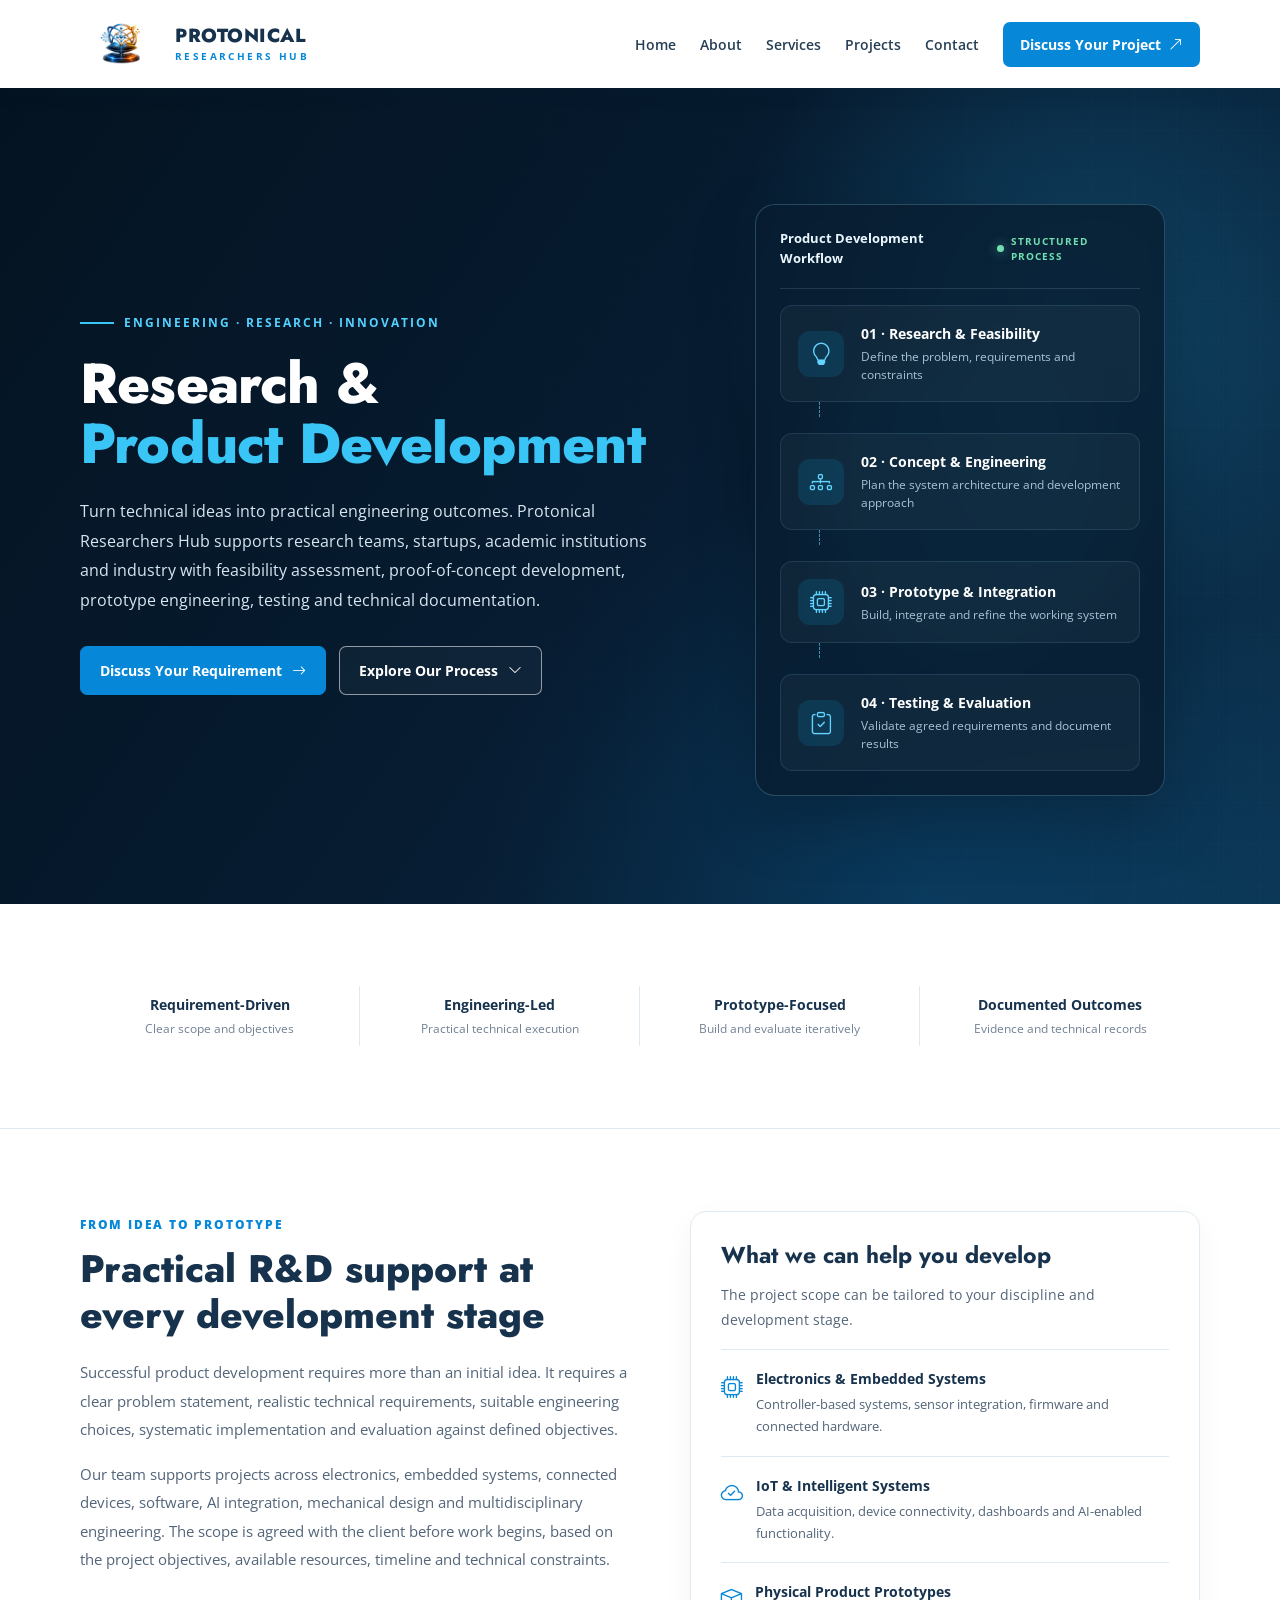
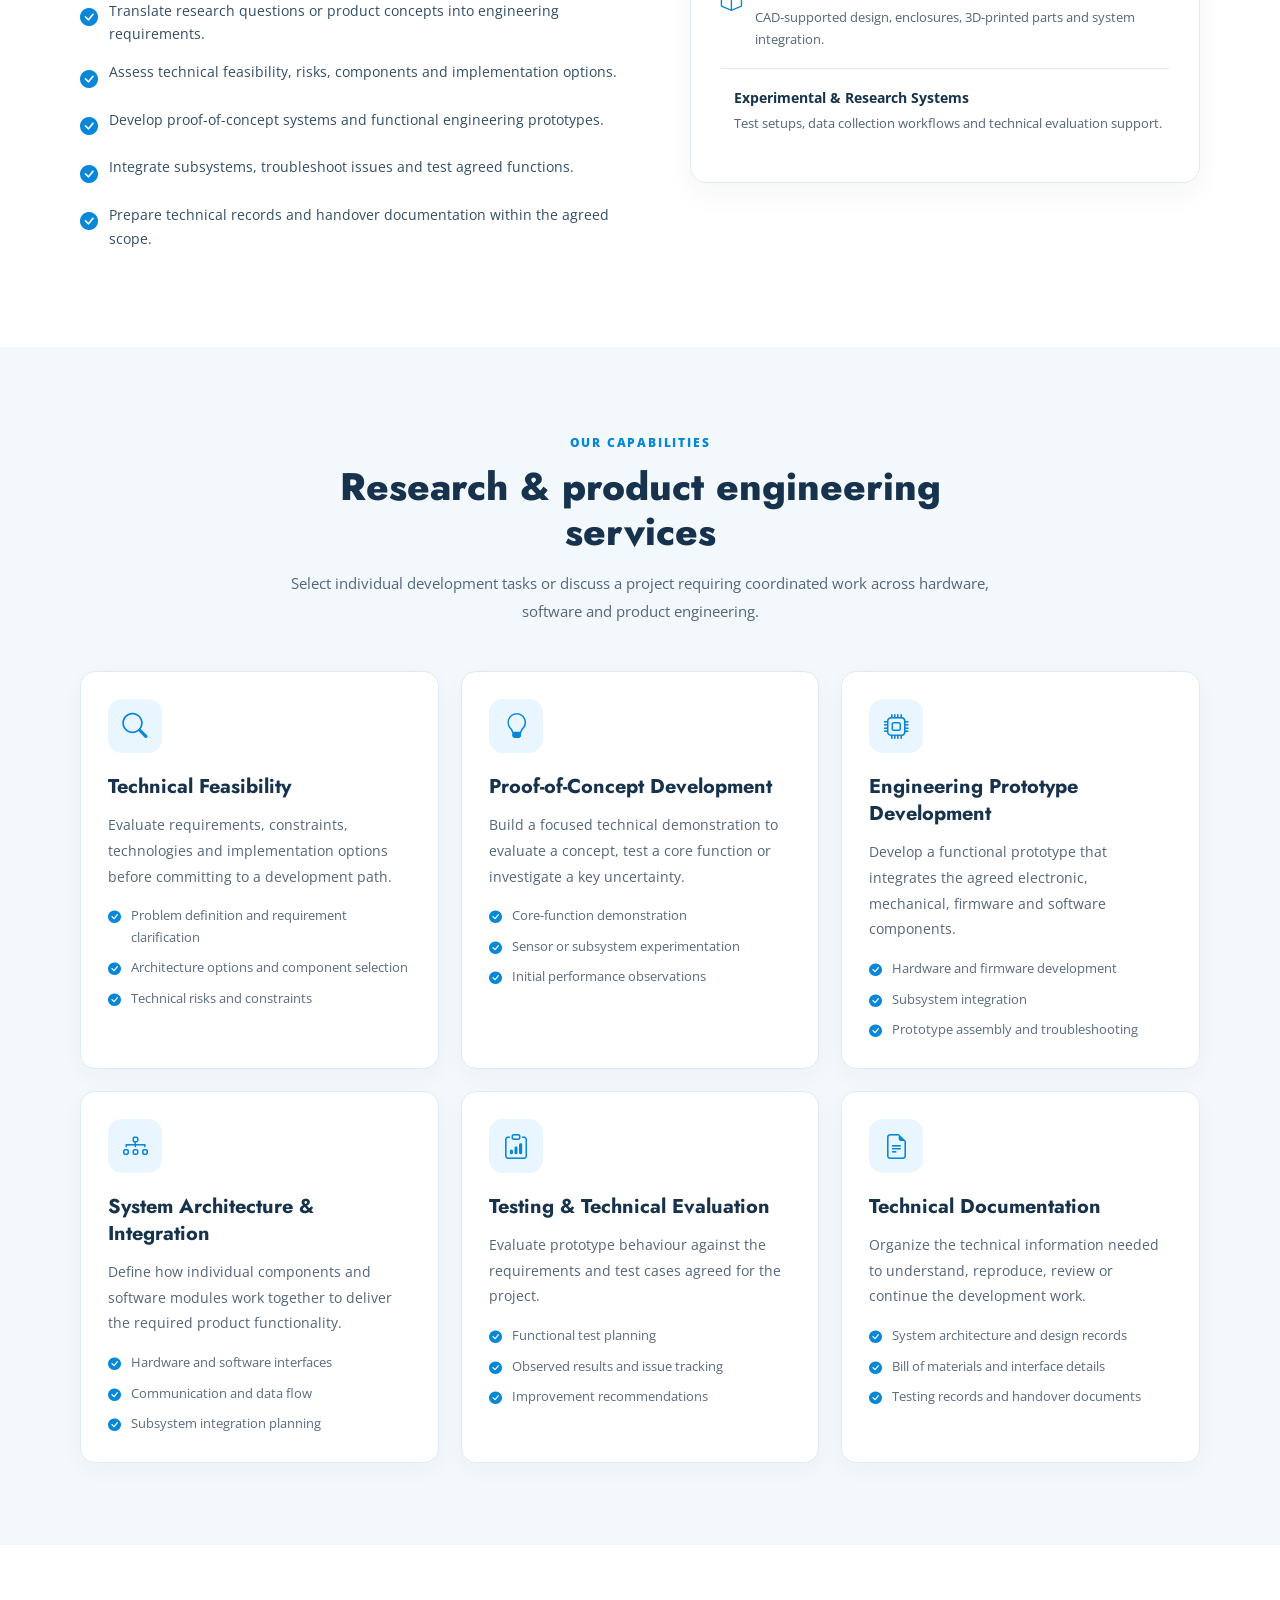
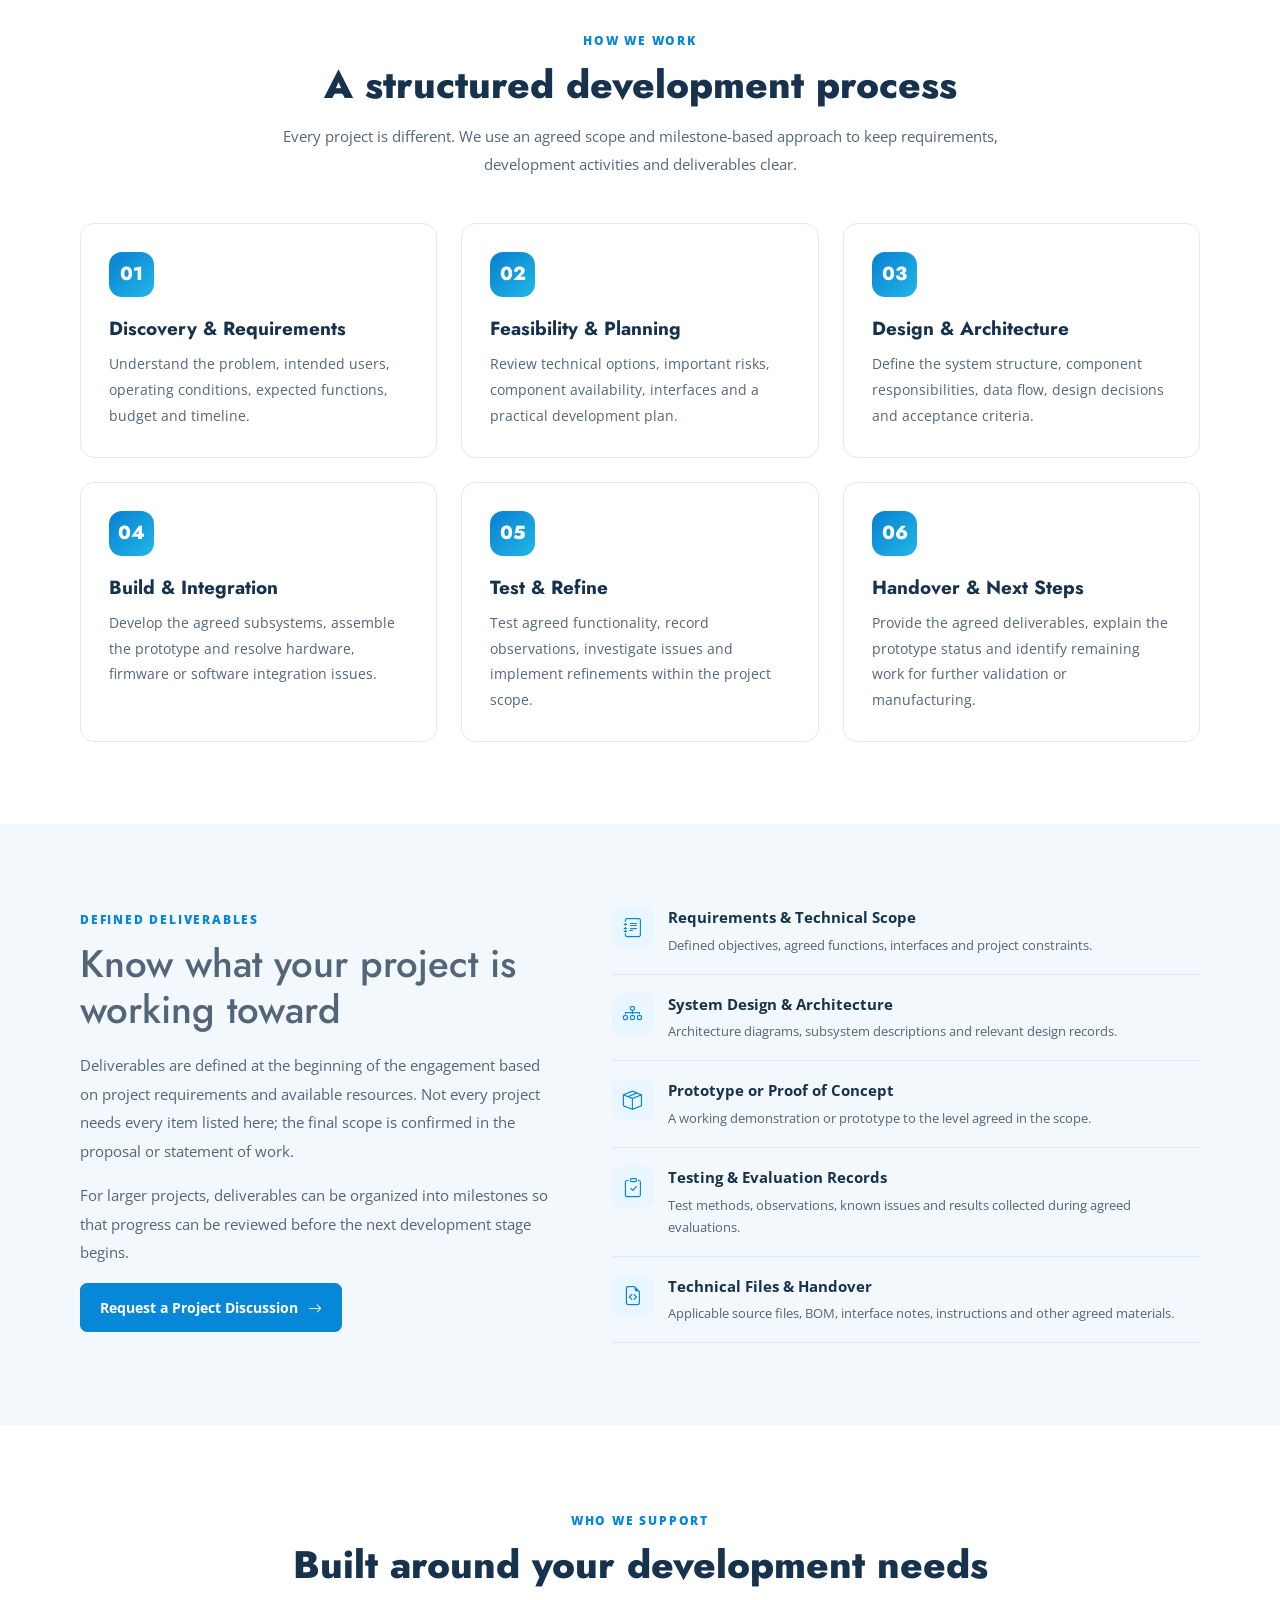
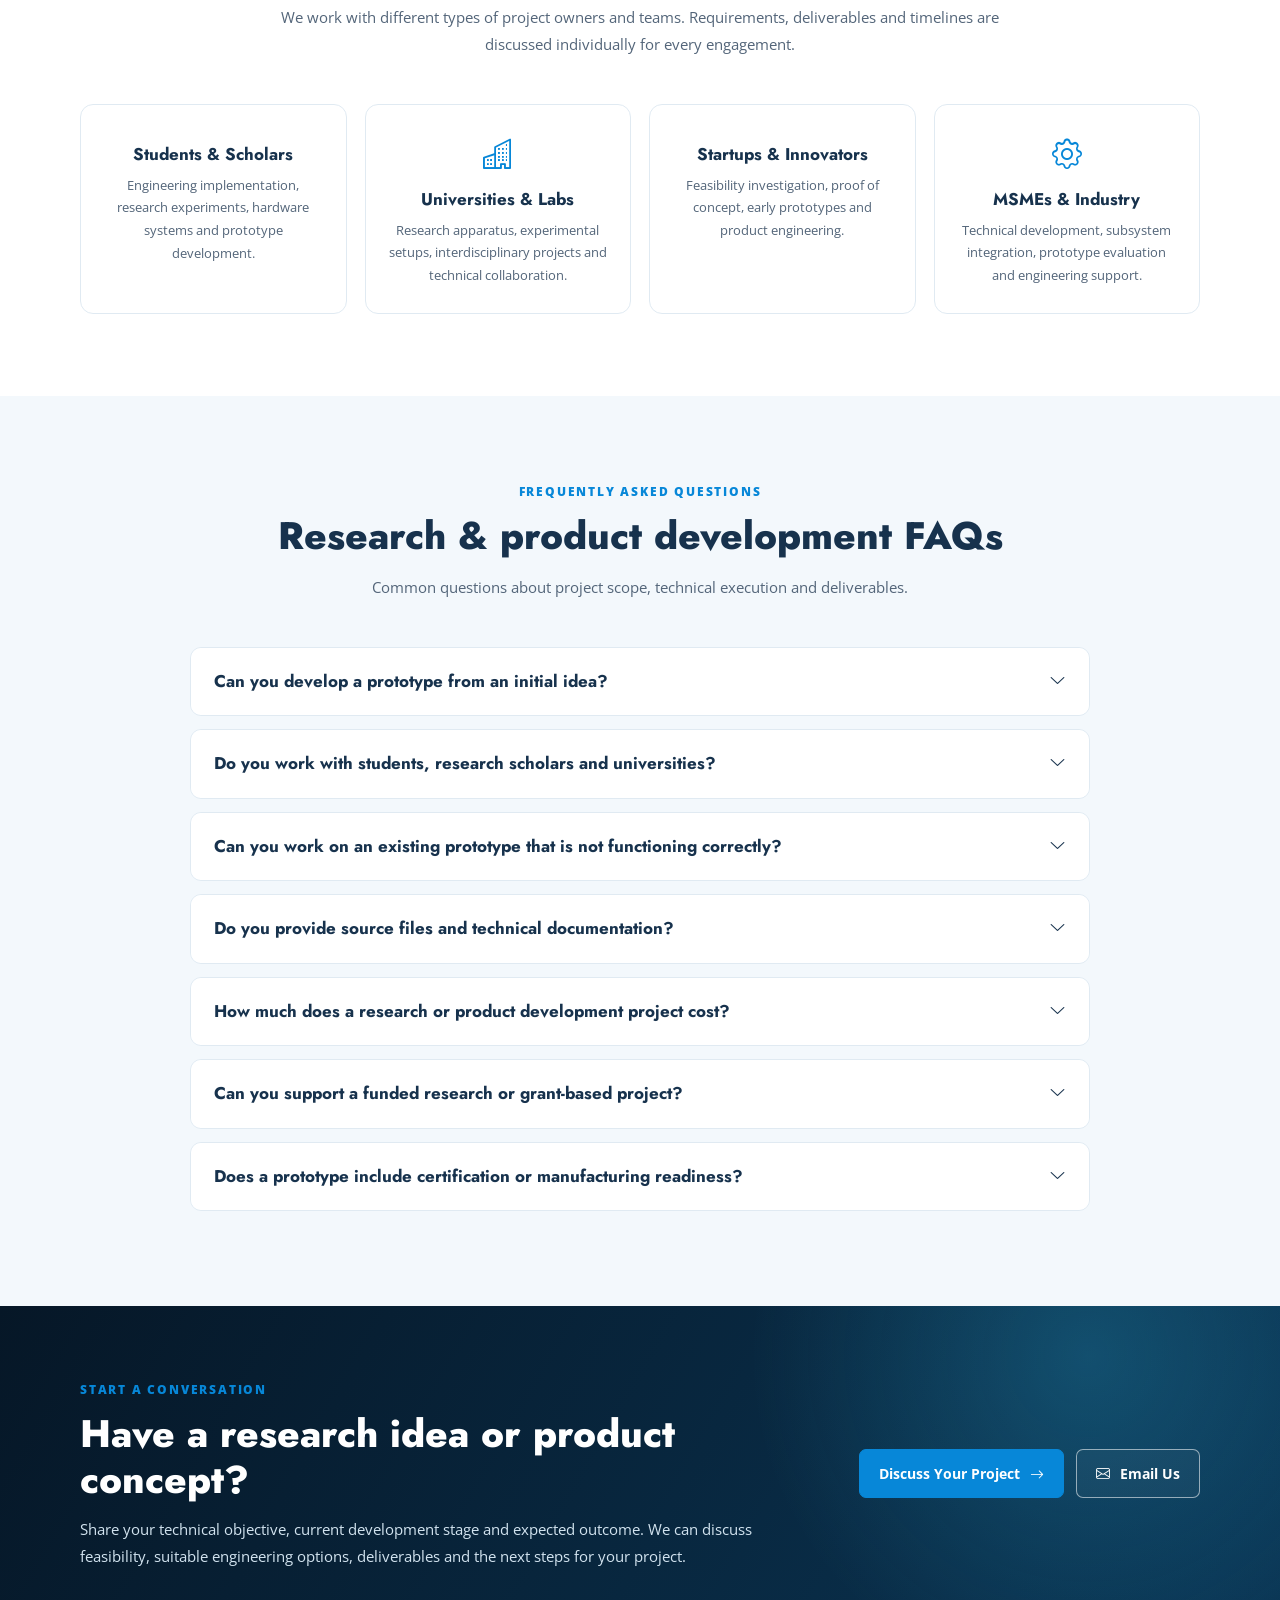
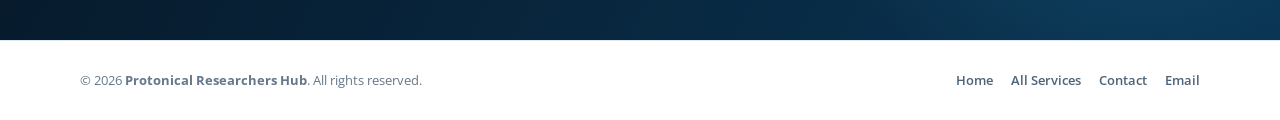
<file: services/research-product-development.html>
<!DOCTYPE html>
<html lang="en">
<head>
  <meta charset="utf-8">
  <meta name="viewport" content="width=device-width, initial-scale=1">

  <title>Research &amp; Product Development Services in Bengaluru | Protonical Researchers Hub</title>

  <meta name="description" content="Protonical Researchers Hub provides research and product development support in Bengaluru, including technical feasibility, proof-of-concept development, prototype engineering, testing, documentation and product validation.">

  <meta name="keywords" content="research and development Bengaluru, product development Bangalore, R&D services India, prototype development, proof of concept, engineering consulting, product validation, technical feasibility study, research project support">

  <meta name="author" content="Protonical Researchers Hub">
  <meta name="robots" content="index, follow, max-image-preview:large">
  <meta name="theme-color" content="#071d33">

  <link rel="canonical" href="https://researchershub.in/services/research-product-development.html">

  <link rel="icon" href="../assets/img/favicon.png">
  <link rel="apple-touch-icon" href="../assets/img/apple-touch-icon.png">

  <!-- Open Graph -->
  <meta property="og:type" content="website">
  <meta property="og:site_name" content="Protonical Researchers Hub">
  <meta property="og:title" content="Research &amp; Product Development | Protonical Researchers Hub">
  <meta property="og:description" content="Move from concept to proof of concept and working prototype through structured engineering and research support.">
  <meta property="og:url" content="https://researchershub.in/services/research-product-development.html">
  <meta property="og:image" content="https://researchershub.in/assets/img/hero-img.png">

  <!-- Twitter -->
  <meta name="twitter:card" content="summary_large_image">
  <meta name="twitter:title" content="Research &amp; Product Development | Protonical Researchers Hub">
  <meta name="twitter:description" content="Engineering-led research, proof-of-concept development, prototyping, testing and product validation.">
  <meta name="twitter:image" content="https://researchershub.in/assets/img/hero-img.png">

  <!-- Fonts -->
  <link href="https://fonts.googleapis.com/css?family=Open+Sans:300,400,600,700|Jost:300,400,500,600,700|Poppins:300,400,500,600,700" rel="stylesheet">

  <!-- Existing site styles -->
  <link href="../assets/vendor/aos/aos.css" rel="stylesheet">
  <link href="../assets/vendor/bootstrap/css/bootstrap.min.css" rel="stylesheet">
  <link href="../assets/vendor/bootstrap-icons/bootstrap-icons.css" rel="stylesheet">
  <link href="../assets/vendor/boxicons/css/boxicons.min.css" rel="stylesheet">
  <link href="../assets/vendor/glightbox/css/glightbox.min.css" rel="stylesheet">
  <link href="../assets/vendor/remixicon/remixicon.css" rel="stylesheet">
  <link href="../assets/vendor/swiper/swiper-bundle.min.css" rel="stylesheet">
  <link href="../assets/css/style.css" rel="stylesheet">

  <!-- Structured data -->
  <script type="application/ld+json">
  {
    "@context": "https://schema.org",
    "@graph": [
      {
        "@type": "Organization",
        "@id": "https://researchershub.in/#organization",
        "name": "Protonical Researchers Hub",
        "url": "https://researchershub.in/",
        "email": "researchershub05@gmail.com",
        "telephone": "+91-89517-90904"
      },
      {
        "@type": "WebPage",
        "@id": "https://researchershub.in/services/research-product-development.html#webpage",
        "url": "https://researchershub.in/services/research-product-development.html",
        "name": "Research & Product Development Services",
        "description": "Research planning, proof-of-concept development, engineering prototypes, testing, technical documentation and product development support.",
        "isPartOf": {
          "@id": "https://researchershub.in/#website"
        },
        "about": {
          "@id": "https://researchershub.in/#organization"
        },
        "inLanguage": "en-IN"
      },
      {
        "@type": "Service",
        "@id": "https://researchershub.in/services/research-product-development.html#service",
        "name": "Research & Product Development",
        "serviceType": [
          "Research and Development Consulting",
          "Technical Feasibility Assessment",
          "Proof-of-Concept Development",
          "Engineering Prototype Development",
          "Product Testing and Validation",
          "Technical Documentation"
        ],
        "provider": {
          "@id": "https://researchershub.in/#organization"
        },
        "areaServed": {
          "@type": "Country",
          "name": "India"
        },
        "url": "https://researchershub.in/services/research-product-development.html",
        "description": "Engineering-led research and product development support for research teams, startups, academic institutions and industry."
      }
    ]
  }
  </script>

  <style>
    :root {
      --rp-navy: #071d33;
      --rp-navy-light: #0d3554;
      --rp-blue: #0787d8;
      --rp-cyan: #39c5f5;
      --rp-text: #536579;
      --rp-heading: #17324d;
      --rp-light: #f3f8fc;
      --rp-border: #e0eaf2;
    }

    html {
      scroll-behavior: smooth;
      scroll-padding-top: 100px;
    }

    body {
      color: var(--rp-text);
      font-family: "Open Sans", sans-serif;
      background: #fff;
    }

    a {
      transition: color .2s ease, background .2s ease, transform .2s ease;
    }

    .rp-container {
      width: 100%;
      max-width: 1160px;
      padding-left: 20px;
      padding-right: 20px;
      margin: 0 auto;
    }

    /* Header */
    .rp-header {
      position: sticky;
      z-index: 1000;
      top: 0;
      width: 100%;
      background: #fff;
      box-shadow: 0 3px 22px rgba(15, 35, 60, .09);
    }

    .rp-header-inner {
      display: flex;
      min-height: 88px;
      align-items: center;
      justify-content: space-between;
      gap: 24px;
    }

    .rp-brand {
      display: inline-flex;
      align-items: center;
      gap: 12px;
      color: var(--rp-heading);
      text-decoration: none;
      flex-shrink: 0;
    }

    .rp-brand img {
      width: auto;
      max-width: 83px;
      height: auto;
      max-height: 60px;
      object-fit: contain;
    }

    .rp-brand-name {
      display: flex;
      flex-direction: column;
      line-height: 1.1;
    }

    .rp-brand-name strong {
      font-family: "Jost", sans-serif;
      font-size: 19px;
      font-weight: 800;
      letter-spacing: .5px;
      color: var(--rp-heading);
    }

    .rp-brand-name span {
      margin-top: 5px;
      color: var(--rp-blue);
      font-size: 10px;
      font-weight: 700;
      letter-spacing: 2.4px;
    }

    .rp-nav {
      display: flex;
      align-items: center;
      flex-wrap: wrap;
      gap: 24px;
    }

    .rp-nav > a:not(.rp-nav-cta) {
      color: #263e54;
      font-size: 14px;
      font-weight: 600;
      text-decoration: none;
    }

    .rp-nav > a:not(.rp-nav-cta):hover {
      color: var(--rp-blue);
    }

    .rp-nav-cta {
      display: inline-flex;
      align-items: center;
      justify-content: center;
      gap: 8px;
      padding: 12px 17px;
      border-radius: 7px;
      color: #fff;
      background: var(--rp-blue);
      font-size: 14px;
      font-weight: 700;
      text-decoration: none;
      white-space: nowrap;
    }

    .rp-nav-cta:hover {
      transform: translateY(-2px);
      color: #fff;
      background: #056cb0;
    }

    /* Hero */
    .rp-hero {
      position: relative;
      overflow: hidden;
      padding: 92px 0 84px;
      color: #fff;
      background:
        radial-gradient(circle at 83% 27%, rgba(38, 173, 231, .25), transparent 28%),
        radial-gradient(circle at 72% 100%, rgba(8, 135, 216, .16), transparent 36%),
        linear-gradient(125deg, #041321, #071d33 55%, #0c3553);
    }

    .rp-hero:after {
      position: absolute;
      content: "";
      inset: 0;
      pointer-events: none;
      opacity: .14;
      background-image:
        linear-gradient(rgba(255,255,255,.08) 1px, transparent 1px),
        linear-gradient(90deg, rgba(255,255,255,.08) 1px, transparent 1px);
      background-size: 42px 42px;
      mask-image: linear-gradient(90deg, transparent 5%, #000 100%);
    }

    .rp-hero .rp-container {
      position: relative;
      z-index: 1;
    }

    .rp-hero-grid {
      display: grid;
      grid-template-columns: minmax(0, 1.1fr) minmax(0, .9fr);
      gap: 54px;
      align-items: center;
    }

    .rp-eyebrow {
      display: inline-flex;
      align-items: center;
      gap: 10px;
      margin-bottom: 22px;
      color: #53d1ff;
      font-size: 12px;
      font-weight: 700;
      letter-spacing: 2px;
      text-transform: uppercase;
    }

    .rp-eyebrow:before {
      content: "";
      display: inline-block;
      height: 2px;
      width: 34px;
      background: var(--rp-cyan);
    }

    .rp-hero h1 {
      margin: 0 0 22px;
      color: #fff;
      font-family: "Jost", sans-serif;
      font-size: clamp(38px, 4.4vw, 59px);
      line-height: 1.08;
      font-weight: 800;
      letter-spacing: -.8px;
    }

    .rp-hero h1 span {
      color: var(--rp-cyan);
    }

    .rp-hero-copy {
      max-width: 650px;
      color: #d8e6f1;
      font-size: 16px;
      line-height: 1.85;
    }

    .rp-hero-buttons {
      display: flex;
      flex-wrap: wrap;
      gap: 13px;
      margin-top: 30px;
    }

    .rp-btn {
      display: inline-flex;
      align-items: center;
      justify-content: center;
      gap: 10px;
      min-height: 48px;
      padding: 13px 19px;
      border-radius: 7px;
      font-size: 14px;
      font-weight: 700;
      text-decoration: none;
    }

    .rp-btn-primary {
      color: #fff;
      background: var(--rp-blue);
      border: 1px solid var(--rp-blue);
    }

    .rp-btn-primary:hover {
      color: #fff;
      background: #056cb0;
      border-color: #056cb0;
      transform: translateY(-2px);
    }

    .rp-btn-secondary {
      color: #fff;
      border: 1px solid rgba(255,255,255,.55);
      background: rgba(255,255,255,.035);
    }

    .rp-btn-secondary:hover {
      color: var(--rp-navy);
      background: #fff;
    }

    /* Hero technical illustration */
    .rp-visual {
      position: relative;
      min-height: 410px;
      padding: 24px;
      display: flex;
      align-items: center;
      justify-content: center;
    }

    .rp-visual-glow {
      position: absolute;
      width: 310px;
      height: 310px;
      border-radius: 50%;
      background: rgba(24, 164, 222, .15);
      filter: blur(30px);
    }

    .rp-flow-panel {
      position: relative;
      width: 100%;
      max-width: 410px;
      padding: 24px;
      border: 1px solid rgba(151, 217, 249, .23);
      border-radius: 20px;
      background: rgba(8, 29, 48, .78);
      box-shadow: 0 22px 65px rgba(0,0,0,.22);
      backdrop-filter: blur(8px);
    }

    .rp-panel-top {
      display: flex;
      align-items: center;
      justify-content: space-between;
      gap: 12px;
      padding-bottom: 20px;
      border-bottom: 1px solid rgba(190,224,241,.14);
    }

    .rp-panel-title {
      color: #eaf7ff;
      font-size: 13px;
      font-weight: 700;
    }

    .rp-panel-indicator {
      display: inline-flex;
      align-items: center;
      gap: 7px;
      color: #72dfb0;
      font-size: 10px;
      font-weight: 700;
      text-transform: uppercase;
      letter-spacing: 1px;
    }

    .rp-panel-indicator:before {
      content: "";
      width: 7px;
      height: 7px;
      border-radius: 50%;
      background: #72dfb0;
      box-shadow: 0 0 12px rgba(114,223,176,.6);
    }

    .rp-flow-step {
      display: grid;
      grid-template-columns: 48px minmax(0,1fr);
      align-items: center;
      gap: 15px;
      margin-top: 16px;
      padding: 17px;
      border: 1px solid rgba(151,217,249,.12);
      border-radius: 12px;
      background: rgba(255,255,255,.035);
    }

    .rp-flow-icon {
      width: 46px;
      height: 46px;
      display: flex;
      align-items: center;
      justify-content: center;
      border-radius: 12px;
      color: #63d4ff;
      font-size: 22px;
      background: rgba(14,137,196,.18);
    }

    .rp-flow-step strong {
      display: block;
      margin-bottom: 4px;
      color: #fff;
      font-size: 14px;
    }

    .rp-flow-step span {
      display: block;
      color: #a8c0d4;
      font-size: 12px;
      line-height: 1.5;
    }

    .rp-flow-connector {
      position: relative;
      height: 15px;
      margin-left: 39px;
      border-left: 1px dashed rgba(85,203,246,.65);
    }

    /* Trust strip */
    .rp-trust-strip {
      background: #fff;
      border-bottom: 1px solid var(--rp-border);
    }

    .rp-trust-grid {
      display: grid;
      grid-template-columns: repeat(4, 1fr);
      gap: 0;
      padding: 22px 0;
    }

    .rp-trust-item {
      padding: 8px 18px;
      text-align: center;
      border-right: 1px solid var(--rp-border);
    }

    .rp-trust-item:last-child {
      border-right: 0;
    }

    .rp-trust-item strong {
      display: block;
      color: var(--rp-heading);
      font-size: 14px;
      font-weight: 700;
    }

    .rp-trust-item span {
      display: block;
      margin-top: 5px;
      color: #738294;
      font-size: 12px;
    }

    /* Common section styles */
    .rp-section {
      padding: 82px 0;
    }

    .rp-section-light {
      background: var(--rp-light);
    }

    .rp-section-heading {
      max-width: 760px;
      margin: 0 auto 45px;
      text-align: center;
    }

    .rp-section-kicker {
      display: inline-block;
      margin-bottom: 12px;
      color: var(--rp-blue);
      font-size: 12px;
      font-weight: 800;
      letter-spacing: 1.8px;
      text-transform: uppercase;
    }

    .rp-section-heading h2 {
      margin: 0 0 16px;
      color: var(--rp-heading);
      font-family: "Jost", sans-serif;
      font-size: clamp(30px,3vw,42px);
      line-height: 1.18;
      font-weight: 800;
    }

    .rp-section-heading p {
      margin: 0;
      color: var(--rp-text);
      font-size: 15px;
      line-height: 1.85;
    }

    .rp-section h3 {
      color: var(--rp-heading);
      font-family: "Jost", sans-serif;
      font-weight: 700;
    }

    /* Service cards */
    .rp-service-grid {
      display: grid;
      grid-template-columns: repeat(3,minmax(0,1fr));
      gap: 22px;
    }

    .rp-service-card {
      height: 100%;
      padding: 27px;
      border: 1px solid var(--rp-border);
      border-radius: 15px;
      background: #fff;
      box-shadow: 0 7px 22px rgba(22,50,77,.035);
      transition: transform .25s ease, box-shadow .25s ease, border-color .25s ease;
    }

    .rp-service-card:hover {
      transform: translateY(-5px);
      border-color: #c0e3f6;
      box-shadow: 0 14px 34px rgba(22,50,77,.085);
    }

    .rp-service-icon {
      display: flex;
      width: 54px;
      height: 54px;
      align-items: center;
      justify-content: center;
      margin-bottom: 20px;
      border-radius: 14px;
      color: var(--rp-blue);
      background: #eaf6ff;
      font-size: 25px;
    }

    .rp-service-card h3 {
      margin: 0 0 12px;
      font-size: 20px;
      line-height: 1.35;
    }

    .rp-service-card p {
      margin: 0;
      color: var(--rp-text);
      font-size: 14px;
      line-height: 1.85;
    }

    .rp-service-card ul {
      padding: 0;
      margin: 16px 0 0;
      list-style: none;
    }

    .rp-service-card li {
      position: relative;
      padding-left: 23px;
      margin-top: 9px;
      color: #596b7e;
      font-size: 13px;
      line-height: 1.65;
    }

    .rp-service-card li:before {
      position: absolute;
      left: 0;
      top: 1px;
      content: "\f26a";
      color: var(--rp-blue);
      font-family: "bootstrap-icons";
    }

    /* Intro two-column */
    .rp-intro-grid {
      display: grid;
      grid-template-columns: minmax(0,1fr) minmax(0,.92fr);
      align-items: start;
      gap: 55px;
    }

    .rp-intro-copy h2 {
      margin: 0 0 20px;
      color: var(--rp-heading);
      font-family: "Jost", sans-serif;
      font-size: clamp(30px,3vw,40px);
      font-weight: 800;
      line-height: 1.2;
    }

    .rp-intro-copy p {
      color: var(--rp-text);
      font-size: 15px;
      line-height: 1.9;
    }

    .rp-check-list {
      padding: 0;
      margin: 25px 0 0;
      list-style: none;
    }

    .rp-check-list li {
      display: flex;
      align-items: flex-start;
      gap: 11px;
      margin: 14px 0;
      color: #314d65;
      font-size: 14px;
      line-height: 1.7;
    }

    .rp-check-list i {
      color: var(--rp-blue);
      margin-top: 3px;
      font-size: 18px;
      flex-shrink: 0;
    }

    .rp-highlight-box {
      padding: 30px;
      border: 1px solid var(--rp-border);
      border-radius: 16px;
      background: #fff;
      box-shadow: 0 10px 30px rgba(22,50,77,.045);
    }

    .rp-highlight-box h3 {
      margin: 0 0 12px;
      font-size: 23px;
    }

    .rp-highlight-box > p {
      color: var(--rp-text);
      font-size: 14px;
      line-height: 1.85;
    }

    .rp-highlight-row {
      display: flex;
      align-items: flex-start;
      gap: 13px;
      padding: 18px 0;
      border-top: 1px solid var(--rp-border);
    }

    .rp-highlight-row i {
      color: var(--rp-blue);
      font-size: 22px;
      margin-top: 2px;
    }

    .rp-highlight-row strong {
      display: block;
      margin-bottom: 4px;
      color: var(--rp-heading);
      font-size: 14px;
    }

    .rp-highlight-row span {
      display: block;
      color: var(--rp-text);
      font-size: 13px;
      line-height: 1.7;
    }

    /* Workflow */
    .rp-workflow-grid {
      display: grid;
      grid-template-columns: repeat(3,minmax(0,1fr));
      gap: 24px;
    }

    .rp-workflow-step {
      position: relative;
      padding: 28px;
      border: 1px solid var(--rp-border);
      border-radius: 14px;
      background: #fff;
    }

    .rp-step-number {
      display: flex;
      align-items: center;
      justify-content: center;
      width: 45px;
      height: 45px;
      margin-bottom: 21px;
      border-radius: 13px;
      color: #fff;
      background: linear-gradient(135deg,#087fd0,#21b7e8);
      font-family: "Jost", sans-serif;
      font-size: 19px;
      font-weight: 800;
    }

    .rp-workflow-step h3 {
      margin: 0 0 10px;
      font-size: 19px;
    }

    .rp-workflow-step p {
      margin: 0;
      color: var(--rp-text);
      font-size: 14px;
      line-height: 1.85;
    }

    /* Outputs */
    .rp-output-layout {
      display: grid;
      grid-template-columns: minmax(0,.9fr) minmax(0,1.1fr);
      gap: 50px;
      align-items: start;
    }

    .rp-output-intro h2 {
      margin: 0 0 18px;
      font-size: clamp(30px,3vw,40px);
      line-height: 1.2;
    }

    .rp-output-intro p {
      color: var(--rp-text);
      font-size: 15px;
      line-height: 1.9;
    }

    .rp-output-list {
      list-style: none;
      padding: 0;
      margin: 0;
    }

    .rp-output-list li {
      display: flex;
      align-items: flex-start;
      gap: 14px;
      padding: 18px 0;
      border-bottom: 1px solid var(--rp-border);
    }

    .rp-output-list li:first-child {
      padding-top: 0;
    }

    .rp-output-list i {
      display: flex;
      width: 42px;
      height: 42px;
      flex-shrink: 0;
      align-items: center;
      justify-content: center;
      border-radius: 11px;
      background: #eaf6ff;
      color: var(--rp-blue);
      font-size: 19px;
    }

    .rp-output-list strong {
      display: block;
      margin: 0 0 5px;
      color: var(--rp-heading);
      font-size: 15px;
    }

    .rp-output-list span {
      display: block;
      color: var(--rp-text);
      font-size: 13px;
      line-height: 1.7;
    }

    /* Suitable clients */
    .rp-audience-grid {
      display: grid;
      grid-template-columns: repeat(4,minmax(0,1fr));
      gap: 18px;
    }

    .rp-audience-card {
      padding: 26px 22px;
      border: 1px solid var(--rp-border);
      border-radius: 13px;
      background: #fff;
      text-align: center;
    }

    .rp-audience-card i {
      display: block;
      margin-bottom: 13px;
      color: var(--rp-blue);
      font-size: 30px;
    }

    .rp-audience-card h3 {
      margin: 0 0 9px;
      font-size: 17px;
    }

    .rp-audience-card p {
      margin: 0;
      color: var(--rp-text);
      font-size: 13px;
      line-height: 1.75;
    }

    /* FAQs */
    .rp-faq-list {
      max-width: 900px;
      margin: 0 auto;
    }

    .rp-faq-item {
      margin-bottom: 13px;
      overflow: hidden;
      border: 1px solid var(--rp-border);
      border-radius: 11px;
      background: #fff;
    }

    .rp-faq-question {
      display: flex;
      width: 100%;
      align-items: center;
      justify-content: space-between;
      gap: 18px;
      padding: 21px 23px;
      border: 0;
      color: var(--rp-heading);
      background: #fff;
      text-align: left;
      font-family: "Jost", sans-serif;
      font-size: 17px;
      font-weight: 700;
    }

    .rp-faq-question:hover {
      color: var(--rp-blue);
    }

    .rp-faq-question i {
      flex-shrink: 0;
      transition: transform .2s ease;
    }

    .rp-faq-question[aria-expanded="true"] i {
      transform: rotate(180deg);
    }

    .rp-faq-answer {
      padding: 0 23px 21px;
      color: var(--rp-text);
      font-size: 14px;
      line-height: 1.9;
    }

    .rp-faq-answer p {
      margin: 0;
    }

    /* CTA */
    .rp-final-cta {
      padding: 70px 0;
      color: #fff;
      background:
        radial-gradient(circle at 85% 15%, rgba(52,198,244,.22), transparent 30%),
        linear-gradient(120deg,#061727,#0a3554);
    }

    .rp-final-cta-inner {
      display: flex;
      align-items: center;
      justify-content: space-between;
      gap: 35px;
    }

    .rp-final-cta h2 {
      margin: 0 0 13px;
      color: #fff;
      font-family: "Jost", sans-serif;
      font-size: clamp(28px,3vw,39px);
      font-weight: 800;
      line-height: 1.2;
    }

    .rp-final-cta p {
      max-width: 730px;
      margin: 0;
      color: #d2e3ef;
      font-size: 15px;
      line-height: 1.8;
    }

    .rp-final-cta-actions {
      display: flex;
      flex-wrap: wrap;
      flex-shrink: 0;
      gap: 12px;
    }

    /* Footer */
    .rp-footer {
      padding: 28px 0;
      color: #66788a;
      background: #fff;
      border-top: 1px solid var(--rp-border);
    }

    .rp-footer-inner {
      display: flex;
      flex-wrap: wrap;
      align-items: center;
      justify-content: space-between;
      gap: 14px;
    }

    .rp-footer p {
      margin: 0;
      font-size: 13px;
      line-height: 1.7;
    }

    .rp-footer a {
      color: var(--rp-blue);
      text-decoration: none;
    }

    .rp-footer-links {
      display: flex;
      flex-wrap: wrap;
      gap: 18px;
    }

    .rp-footer-links a {
      color: #4d6478;
      font-size: 13px;
      font-weight: 600;
    }

    /* Responsive */
    @media (max-width: 991px) {
      .rp-header-inner {
        min-height: 78px;
      }

      .rp-nav {
        gap: 14px;
      }

      .rp-nav > a:not(.rp-nav-cta) {
        font-size: 13px;
      }

      .rp-nav-cta {
        padding: 10px 12px;
      }

      .rp-hero {
        padding: 75px 0 65px;
      }

      .rp-hero-grid {
        grid-template-columns: 1fr;
        gap: 22px;
      }

      .rp-hero-copy {
        max-width: 760px;
      }

      .rp-visual {
        min-height: 340px;
      }

      .rp-trust-grid {
        grid-template-columns: repeat(2,1fr);
      }

      .rp-trust-item:nth-child(2) {
        border-right: 0;
      }

      .rp-trust-item:nth-child(-n+2) {
        border-bottom: 1px solid var(--rp-border);
      }

      .rp-service-grid,
      .rp-workflow-grid {
        grid-template-columns: repeat(2,minmax(0,1fr));
      }

      .rp-intro-grid,
      .rp-output-layout {
        grid-template-columns: 1fr;
        gap: 34px;
      }

      .rp-audience-grid {
        grid-template-columns: repeat(2,minmax(0,1fr));
      }

      .rp-final-cta-inner {
        align-items: flex-start;
        flex-direction: column;
      }
    }

    @media (max-width: 650px) {
      .rp-container {
        padding-left: 18px;
        padding-right: 18px;
      }

      .rp-header-inner {
        align-items: flex-start;
        flex-direction: column;
        justify-content: center;
        gap: 13px;
        padding-top: 13px;
        padding-bottom: 13px;
      }

      .rp-brand img {
        max-width: 57px;
        max-height: 45px;
      }

      .rp-brand-name strong {
        font-size: 15px;
      }

      .rp-brand-name span {
        font-size: 8px;
        letter-spacing: 1.8px;
      }

      .rp-nav {
        width: 100%;
        gap: 14px;
      }

      .rp-nav > a:not(.rp-nav-cta) {
        display: none;
      }

      .rp-nav-cta {
        width: 100%;
      }

      .rp-hero {
        padding: 54px 0 38px;
      }

      .rp-hero h1 {
        font-size: 39px;
      }

      .rp-hero-copy {
        font-size: 14px;
      }

      .rp-hero-buttons {
        flex-direction: column;
        align-items: stretch;
      }

      .rp-btn {
        width: 100%;
      }

      .rp-visual {
        padding: 8px 0;
        min-height: auto;
      }

      .rp-flow-panel {
        padding: 17px;
      }

      .rp-flow-step {
        padding: 13px;
      }

      .rp-section {
        padding: 58px 0;
      }

      .rp-section-heading {
        margin-bottom: 32px;
      }

      .rp-service-grid,
      .rp-workflow-grid,
      .rp-audience-grid {
        grid-template-columns: 1fr;
      }

      .rp-trust-item {
        padding: 12px 8px;
      }

      .rp-trust-item strong {
        font-size: 12px;
      }

      .rp-trust-item span {
        font-size: 11px;
      }

      .rp-highlight-box {
        padding: 23px;
      }

      .rp-faq-question {
        padding: 17px;
        font-size: 15px;
      }

      .rp-faq-answer {
        padding: 0 17px 18px;
      }

      .rp-final-cta-actions {
        width: 100%;
      }

      .rp-final-cta-actions .rp-btn {
        width: 100%;
      }

      .rp-footer-inner {
        align-items: flex-start;
        flex-direction: column;
      }
    }

    @media (prefers-reduced-motion: reduce) {
      html {
        scroll-behavior: auto;
      }

      *,
      *:before,
      *:after {
        transition-duration: .01ms !important;
        animation-duration: .01ms !important;
        animation-iteration-count: 1 !important;
      }
    }
  </style>
</head>

<body>

  <!-- Header -->
  <header class="rp-header">
    <div class="rp-container">
      <div class="rp-header-inner">

        <a href="../index.html" class="rp-brand" aria-label="Protonical Researchers Hub home">
          <img src="../assets/img/logo.png" alt="Protonical Researchers Hub logo">
          <span class="rp-brand-name">
            <strong>PROTONICAL</strong>
            <span>RESEARCHERS HUB</span>
          </span>
        </a>

        <nav class="rp-nav" aria-label="Main navigation">
          <a href="../index.html">Home</a>
          <a href="../index.html#about">About</a>
          <a href="../index.html#services">Services</a>
          <a href="../index.html#portfolio">Projects</a>
          <a href="../index.html#contact">Contact</a>
          <a class="rp-nav-cta" href="../index.html#contact">
            Discuss Your Project <i class="bi bi-arrow-up-right"></i>
          </a>
        </nav>

      </div>
    </div>
  </header>

  <main>

    <!-- Hero -->
    <section class="rp-hero">
      <div class="rp-container">

        <div class="rp-hero-grid">

          <div data-aos="fade-up">
            <div class="rp-eyebrow">Engineering · Research · Innovation</div>

            <h1>
              Research &amp;<br>
              <span>Product Development</span>
            </h1>

            <p class="rp-hero-copy">
              Turn technical ideas into practical engineering outcomes. Protonical Researchers Hub supports research teams, startups, academic institutions and industry with feasibility assessment, proof-of-concept development, prototype engineering, testing and technical documentation.
            </p>

            <div class="rp-hero-buttons">
              <a href="../index.html#contact" class="rp-btn rp-btn-primary">
                Discuss Your Requirement
                <i class="bi bi-arrow-right"></i>
              </a>

              <a href="#development-process" class="rp-btn rp-btn-secondary">
                Explore Our Process
                <i class="bi bi-chevron-down"></i>
              </a>
            </div>
          </div>

          <div class="rp-visual" data-aos="zoom-in" aria-label="Illustration of a structured research and engineering development workflow">
            <div class="rp-visual-glow"></div>

            <div class="rp-flow-panel">

              <div class="rp-panel-top">
                <span class="rp-panel-title">Product Development Workflow</span>
                <span class="rp-panel-indicator">Structured process</span>
              </div>

              <div class="rp-flow-step">
                <div class="rp-flow-icon"><i class="bi bi-lightbulb"></i></div>
                <div>
                  <strong>01 · Research &amp; Feasibility</strong>
                  <span>Define the problem, requirements and constraints</span>
                </div>
              </div>

              <div class="rp-flow-connector"></div>

              <div class="rp-flow-step">
                <div class="rp-flow-icon"><i class="bi bi-diagram-3"></i></div>
                <div>
                  <strong>02 · Concept &amp; Engineering</strong>
                  <span>Plan the system architecture and development approach</span>
                </div>
              </div>

              <div class="rp-flow-connector"></div>

              <div class="rp-flow-step">
                <div class="rp-flow-icon"><i class="bi bi-cpu"></i></div>
                <div>
                  <strong>03 · Prototype &amp; Integration</strong>
                  <span>Build, integrate and refine the working system</span>
                </div>
              </div>

              <div class="rp-flow-connector"></div>

              <div class="rp-flow-step">
                <div class="rp-flow-icon"><i class="bi bi-clipboard-check"></i></div>
                <div>
                  <strong>04 · Testing &amp; Evaluation</strong>
                  <span>Validate agreed requirements and document results</span>
                </div>
              </div>

            </div>
          </div>

        </div>
      </div>
    </section>

    <!-- Trust strip -->
    <section class="rp-trust-strip" aria-label="Our development approach">
      <div class="rp-container">
        <div class="rp-trust-grid">
          <div class="rp-trust-item">
            <strong>Requirement-Driven</strong>
            <span>Clear scope and objectives</span>
          </div>
          <div class="rp-trust-item">
            <strong>Engineering-Led</strong>
            <span>Practical technical execution</span>
          </div>
          <div class="rp-trust-item">
            <strong>Prototype-Focused</strong>
            <span>Build and evaluate iteratively</span>
          </div>
          <div class="rp-trust-item">
            <strong>Documented Outcomes</strong>
            <span>Evidence and technical records</span>
          </div>
        </div>
      </div>
    </section>

    <!-- Overview -->
    <section class="rp-section">
      <div class="rp-container">

        <div class="rp-intro-grid">

          <div class="rp-intro-copy" data-aos="fade-up">
            <span class="rp-section-kicker">From Idea to Prototype</span>

            <h2>Practical R&amp;D support at every development stage</h2>

            <p>
              Successful product development requires more than an initial idea. It requires a clear problem statement, realistic technical requirements, suitable engineering choices, systematic implementation and evaluation against defined objectives.
            </p>

            <p>
              Our team supports projects across electronics, embedded systems, connected devices, software, AI integration, mechanical design and multidisciplinary engineering. The scope is agreed with the client before work begins, based on the project objectives, available resources, timeline and technical constraints.
            </p>

            <ul class="rp-check-list">
              <li><i class="bi bi-check-circle-fill"></i><span>Translate research questions or product concepts into engineering requirements.</span></li>
              <li><i class="bi bi-check-circle-fill"></i><span>Assess technical feasibility, risks, components and implementation options.</span></li>
              <li><i class="bi bi-check-circle-fill"></i><span>Develop proof-of-concept systems and functional engineering prototypes.</span></li>
              <li><i class="bi bi-check-circle-fill"></i><span>Integrate subsystems, troubleshoot issues and test agreed functions.</span></li>
              <li><i class="bi bi-check-circle-fill"></i><span>Prepare technical records and handover documentation within the agreed scope.</span></li>
            </ul>
          </div>

          <aside class="rp-highlight-box" data-aos="fade-up" data-aos-delay="100">
            <h3>What we can help you develop</h3>
            <p>
              The project scope can be tailored to your discipline and development stage.
            </p>

            <div class="rp-highlight-row">
              <i class="bi bi-cpu"></i>
              <div>
                <strong>Electronics &amp; Embedded Systems</strong>
                <span>Controller-based systems, sensor integration, firmware and connected hardware.</span>
              </div>
            </div>

            <div class="rp-highlight-row">
              <i class="bi bi-cloud-check"></i>
              <div>
                <strong>IoT &amp; Intelligent Systems</strong>
                <span>Data acquisition, device connectivity, dashboards and AI-enabled functionality.</span>
              </div>
            </div>

            <div class="rp-highlight-row">
              <i class="bi bi-box"></i>
              <div>
                <strong>Physical Product Prototypes</strong>
                <span>CAD-supported design, enclosures, 3D-printed parts and system integration.</span>
              </div>
            </div>

            <div class="rp-highlight-row">
              <i class="bi bi-graph-up-arrow"></i>
              <div>
                <strong>Experimental &amp; Research Systems</strong>
                <span>Test setups, data collection workflows and technical evaluation support.</span>
              </div>
            </div>

          </aside>

        </div>
      </div>
    </section>

    <!-- Services -->
    <section class="rp-section rp-section-light" id="research-services">
      <div class="rp-container">

        <div class="rp-section-heading" data-aos="fade-up">
          <span class="rp-section-kicker">Our Capabilities</span>
          <h2>Research &amp; product engineering services</h2>
          <p>
            Select individual development tasks or discuss a project requiring coordinated work across hardware, software and product engineering.
          </p>
        </div>

        <div class="rp-service-grid">

          <article class="rp-service-card" data-aos="fade-up">
            <div class="rp-service-icon"><i class="bi bi-search"></i></div>
            <h3>Technical Feasibility</h3>
            <p>Evaluate requirements, constraints, technologies and implementation options before committing to a development path.</p>
            <ul>
              <li>Problem definition and requirement clarification</li>
              <li>Architecture options and component selection</li>
              <li>Technical risks and constraints</li>
            </ul>
          </article>

          <article class="rp-service-card" data-aos="fade-up" data-aos-delay="50">
            <div class="rp-service-icon"><i class="bi bi-lightbulb"></i></div>
            <h3>Proof-of-Concept Development</h3>
            <p>Build a focused technical demonstration to evaluate a concept, test a core function or investigate a key uncertainty.</p>
            <ul>
              <li>Core-function demonstration</li>
              <li>Sensor or subsystem experimentation</li>
              <li>Initial performance observations</li>
            </ul>
          </article>

          <article class="rp-service-card" data-aos="fade-up" data-aos-delay="100">
            <div class="rp-service-icon"><i class="bi bi-cpu"></i></div>
            <h3>Engineering Prototype Development</h3>
            <p>Develop a functional prototype that integrates the agreed electronic, mechanical, firmware and software components.</p>
            <ul>
              <li>Hardware and firmware development</li>
              <li>Subsystem integration</li>
              <li>Prototype assembly and troubleshooting</li>
            </ul>
          </article>

          <article class="rp-service-card" data-aos="fade-up">
            <div class="rp-service-icon"><i class="bi bi-diagram-3"></i></div>
            <h3>System Architecture &amp; Integration</h3>
            <p>Define how individual components and software modules work together to deliver the required product functionality.</p>
            <ul>
              <li>Hardware and software interfaces</li>
              <li>Communication and data flow</li>
              <li>Subsystem integration planning</li>
            </ul>
          </article>

          <article class="rp-service-card" data-aos="fade-up" data-aos-delay="50">
            <div class="rp-service-icon"><i class="bi bi-clipboard-data"></i></div>
            <h3>Testing &amp; Technical Evaluation</h3>
            <p>Evaluate prototype behaviour against the requirements and test cases agreed for the project.</p>
            <ul>
              <li>Functional test planning</li>
              <li>Observed results and issue tracking</li>
              <li>Improvement recommendations</li>
            </ul>
          </article>

          <article class="rp-service-card" data-aos="fade-up" data-aos-delay="100">
            <div class="rp-service-icon"><i class="bi bi-file-earmark-text"></i></div>
            <h3>Technical Documentation</h3>
            <p>Organize the technical information needed to understand, reproduce, review or continue the development work.</p>
            <ul>
              <li>System architecture and design records</li>
              <li>Bill of materials and interface details</li>
              <li>Testing records and handover documents</li>
            </ul>
          </article>

        </div>
      </div>
    </section>

    <!-- Process -->
    <section class="rp-section" id="development-process">
      <div class="rp-container">

        <div class="rp-section-heading" data-aos="fade-up">
          <span class="rp-section-kicker">How We Work</span>
          <h2>A structured development process</h2>
          <p>
            Every project is different. We use an agreed scope and milestone-based approach to keep requirements, development activities and deliverables clear.
          </p>
        </div>

        <div class="rp-workflow-grid">

          <article class="rp-workflow-step" data-aos="fade-up">
            <div class="rp-step-number">01</div>
            <h3>Discovery &amp; Requirements</h3>
            <p>Understand the problem, intended users, operating conditions, expected functions, budget and timeline.</p>
          </article>

          <article class="rp-workflow-step" data-aos="fade-up" data-aos-delay="50">
            <div class="rp-step-number">02</div>
            <h3>Feasibility &amp; Planning</h3>
            <p>Review technical options, important risks, component availability, interfaces and a practical development plan.</p>
          </article>

          <article class="rp-workflow-step" data-aos="fade-up" data-aos-delay="100">
            <div class="rp-step-number">03</div>
            <h3>Design &amp; Architecture</h3>
            <p>Define the system structure, component responsibilities, data flow, design decisions and acceptance criteria.</p>
          </article>

          <article class="rp-workflow-step" data-aos="fade-up">
            <div class="rp-step-number">04</div>
            <h3>Build &amp; Integration</h3>
            <p>Develop the agreed subsystems, assemble the prototype and resolve hardware, firmware or software integration issues.</p>
          </article>

          <article class="rp-workflow-step" data-aos="fade-up" data-aos-delay="50">
            <div class="rp-step-number">05</div>
            <h3>Test &amp; Refine</h3>
            <p>Test agreed functionality, record observations, investigate issues and implement refinements within the project scope.</p>
          </article>

          <article class="rp-workflow-step" data-aos="fade-up" data-aos-delay="100">
            <div class="rp-step-number">06</div>
            <h3>Handover &amp; Next Steps</h3>
            <p>Provide the agreed deliverables, explain the prototype status and identify remaining work for further validation or manufacturing.</p>
          </article>

        </div>
      </div>
    </section>

    <!-- Deliverables -->
    <section class="rp-section rp-section-light" id="project-deliverables">
      <div class="rp-container">

        <div class="rp-output-layout">

          <div class="rp-output-intro" data-aos="fade-up">
            <span class="rp-section-kicker">Defined Deliverables</span>
            <h2>Know what your project is working toward</h2>

            <p>
              Deliverables are defined at the beginning of the engagement based on project requirements and available resources. Not every project needs every item listed here; the final scope is confirmed in the proposal or statement of work.
            </p>

            <p>
              For larger projects, deliverables can be organized into milestones so that progress can be reviewed before the next development stage begins.
            </p>

            <a href="../index.html#contact" class="rp-btn rp-btn-primary">
              Request a Project Discussion <i class="bi bi-arrow-right"></i>
            </a>
          </div>

          <ul class="rp-output-list" data-aos="fade-up" data-aos-delay="100">

            <li>
              <i class="bi bi-journal-text"></i>
              <div>
                <strong>Requirements &amp; Technical Scope</strong>
                <span>Defined objectives, agreed functions, interfaces and project constraints.</span>
              </div>
            </li>

            <li>
              <i class="bi bi-diagram-3"></i>
              <div>
                <strong>System Design &amp; Architecture</strong>
                <span>Architecture diagrams, subsystem descriptions and relevant design records.</span>
              </div>
            </li>

            <li>
              <i class="bi bi-box-seam"></i>
              <div>
                <strong>Prototype or Proof of Concept</strong>
                <span>A working demonstration or prototype to the level agreed in the scope.</span>
              </div>
            </li>

            <li>
              <i class="bi bi-clipboard-check"></i>
              <div>
                <strong>Testing &amp; Evaluation Records</strong>
                <span>Test methods, observations, known issues and results collected during agreed evaluations.</span>
              </div>
            </li>

            <li>
              <i class="bi bi-file-earmark-code"></i>
              <div>
                <strong>Technical Files &amp; Handover</strong>
                <span>Applicable source files, BOM, interface notes, instructions and other agreed materials.</span>
              </div>
            </li>

          </ul>

        </div>
      </div>
    </section>

    <!-- Audience -->
    <section class="rp-section" id="who-we-support">
      <div class="rp-container">

        <div class="rp-section-heading" data-aos="fade-up">
          <span class="rp-section-kicker">Who We Support</span>
          <h2>Built around your development needs</h2>
          <p>
            We work with different types of project owners and teams. Requirements, deliverables and timelines are discussed individually for every engagement.
          </p>
        </div>

        <div class="rp-audience-grid">

          <article class="rp-audience-card" data-aos="fade-up">
            <i class="bi bi-mortarboard"></i>
            <h3>Students &amp; Scholars</h3>
            <p>Engineering implementation, research experiments, hardware systems and prototype development.</p>
          </article>

          <article class="rp-audience-card" data-aos="fade-up" data-aos-delay="50">
            <i class="bi bi-building"></i>
            <h3>Universities &amp; Labs</h3>
            <p>Research apparatus, experimental setups, interdisciplinary projects and technical collaboration.</p>
          </article>

          <article class="rp-audience-card" data-aos="fade-up" data-aos-delay="100">
            <i class="bi bi-rocket-takeoff"></i>
            <h3>Startups &amp; Innovators</h3>
            <p>Feasibility investigation, proof of concept, early prototypes and product engineering.</p>
          </article>

          <article class="rp-audience-card" data-aos="fade-up" data-aos-delay="150">
            <i class="bi bi-gear"></i>
            <h3>MSMEs &amp; Industry</h3>
            <p>Technical development, subsystem integration, prototype evaluation and engineering support.</p>
          </article>

        </div>
      </div>
    </section>

    <!-- FAQ -->
    <section class="rp-section rp-section-light" id="faq">
      <div class="rp-container">

        <div class="rp-section-heading" data-aos="fade-up">
          <span class="rp-section-kicker">Frequently Asked Questions</span>
          <h2>Research &amp; product development FAQs</h2>
          <p>Common questions about project scope, technical execution and deliverables.</p>
        </div>

        <div class="rp-faq-list" data-aos="fade-up">

          <div class="rp-faq-item">
            <button class="rp-faq-question" type="button" aria-expanded="false" aria-controls="rp-faq-1">
              Can you develop a prototype from an initial idea?
              <i class="bi bi-chevron-down"></i>
            </button>
            <div class="rp-faq-answer" id="rp-faq-1" hidden>
              <p>Yes. We can review your concept, clarify the requirements, assess feasibility and discuss a suitable proof-of-concept or prototype scope. The proposed approach depends on technical complexity, parts availability, budget and timeline.</p>
            </div>
          </div>

          <div class="rp-faq-item">
            <button class="rp-faq-question" type="button" aria-expanded="false" aria-controls="rp-faq-2">
              Do you work with students, research scholars and universities?
              <i class="bi bi-chevron-down"></i>
            </button>
            <div class="rp-faq-answer" id="rp-faq-2" hidden>
              <p>We consider research and engineering requirements from students, scholars, academic institutions and laboratories. The scope can include technical implementation, experimental systems, hardware integration, prototype development and agreed documentation.</p>
            </div>
          </div>

          <div class="rp-faq-item">
            <button class="rp-faq-question" type="button" aria-expanded="false" aria-controls="rp-faq-3">
              Can you work on an existing prototype that is not functioning correctly?
              <i class="bi bi-chevron-down"></i>
            </button>
            <div class="rp-faq-answer" id="rp-faq-3" hidden>
              <p>We can review an existing system, inspect available documentation, reproduce reported issues where possible and propose debugging or improvement activities. A diagnosis and repair plan depend on access to the prototype, design files and test conditions.</p>
            </div>
          </div>

          <div class="rp-faq-item">
            <button class="rp-faq-question" type="button" aria-expanded="false" aria-controls="rp-faq-4">
              Do you provide source files and technical documentation?
              <i class="bi bi-chevron-down"></i>
            </button>
            <div class="rp-faq-answer" id="rp-faq-4" hidden>
              <p>Applicable source files, schematics, design records, BOMs, test results and other documentation can be included in the agreed deliverables. Ownership, licensing, confidentiality and handover conditions should be specified in the project agreement.</p>
            </div>
          </div>

          <div class="rp-faq-item">
            <button class="rp-faq-question" type="button" aria-expanded="false" aria-controls="rp-faq-5">
              How much does a research or product development project cost?
              <i class="bi bi-chevron-down"></i>
            </button>
            <div class="rp-faq-answer" id="rp-faq-5" hidden>
              <p>Pricing depends on technical complexity, development hours, components, fabrication, software requirements, testing and the deliverables required. Share your requirements to request a scope review and quotation.</p>
            </div>
          </div>

          <div class="rp-faq-item">
            <button class="rp-faq-question" type="button" aria-expanded="false" aria-controls="rp-faq-6">
              Can you support a funded research or grant-based project?
              <i class="bi bi-chevron-down"></i>
            </button>
            <div class="rp-faq-answer" id="rp-faq-6" hidden>
              <p>We can discuss technical development, prototype engineering, testing and documentation for grant-funded projects. The work must match the approved project objectives, applicable funding conditions and a clearly agreed scope. Any grant-specific eligibility or compliance requirements need to be verified for the particular program.</p>
            </div>
          </div>

          <div class="rp-faq-item">
            <button class="rp-faq-question" type="button" aria-expanded="false" aria-controls="rp-faq-7">
              Does a prototype include certification or manufacturing readiness?
              <i class="bi bi-chevron-down"></i>
            </button>
            <div class="rp-faq-answer" id="rp-faq-7" hidden>
              <p>Not automatically. Certification, regulatory testing, production tooling, design-for-manufacturing, reliability testing and manufacturing support are separate activities unless specifically included in the agreed scope. A functional prototype does not by itself establish regulatory compliance or production readiness.</p>
            </div>
          </div>

        </div>
      </div>
    </section>

    <!-- Final call to action -->
    <section class="rp-final-cta">
      <div class="rp-container">

        <div class="rp-final-cta-inner">

          <div>
            <span class="rp-section-kicker">Start a Conversation</span>
            <h2>Have a research idea or product concept?</h2>
            <p>
              Share your technical objective, current development stage and expected outcome. We can discuss feasibility, suitable engineering options, deliverables and the next steps for your project.
            </p>
          </div>

          <div class="rp-final-cta-actions">
            <a href="../index.html#contact" class="rp-btn rp-btn-primary">
              Discuss Your Project <i class="bi bi-arrow-right"></i>
            </a>

            <a href="mailto:researchershub05@gmail.com?subject=Research%20and%20Product%20Development%20Enquiry" class="rp-btn rp-btn-secondary">
              <i class="bi bi-envelope"></i> Email Us
            </a>
          </div>

        </div>
      </div>
    </section>

  </main>

  <!-- Footer -->
  <footer class="rp-footer">
    <div class="rp-container">
      <div class="rp-footer-inner">

        <p>
          &copy; <span id="rp-year">2026</span>
          <strong>Protonical Researchers Hub</strong>. All rights reserved.
        </p>

        <div class="rp-footer-links">
          <a href="../index.html">Home</a>
          <a href="../index.html#services">All Services</a>
          <a href="../index.html#contact">Contact</a>
          <a href="mailto:researchershub05@gmail.com">Email</a>
        </div>

      </div>
    </div>
  </footer>

  <!-- Existing vendor scripts -->
  <script src="../assets/vendor/aos/aos.js"></script>
  <script src="../assets/vendor/bootstrap/js/bootstrap.bundle.min.js"></script>
  <script src="../assets/vendor/glightbox/js/glightbox.min.js"></script>
  <script src="../assets/vendor/isotope-layout/isotope.pkgd.min.js"></script>
  <script src="../assets/vendor/swiper/swiper-bundle.min.js"></script>
  <script src="../assets/vendor/waypoints/noframework.waypoints.js"></script>
  <script src="../assets/js/main.js"></script>

  <!-- Page interactions -->
  <script>
    document.addEventListener("DOMContentLoaded", function () {
      var year = document.getElementById("rp-year");

      if (year) {
        year.textContent = new Date().getFullYear();
      }

      if (window.AOS) {
        AOS.init({
          duration: 650,
          easing: "ease-in-out",
          once: true,
          offset: 50
        });
      }

      document.querySelectorAll(".rp-faq-question").forEach(function (button) {
        button.addEventListener("click", function () {
          var isExpanded = button.getAttribute("aria-expanded") === "true";
          var answerId = button.getAttribute("aria-controls");
          var answer = document.getElementById(answerId);

          button.setAttribute("aria-expanded", String(!isExpanded));

          if (answer) {
            answer.hidden = isExpanded;
          }
        });
      });
    });
  </script>

</body>
</html>
</file>
<file: assets/css/style.css>
/*--------------------------------------------------------------
# General
--------------------------------------------------------------*/
body {
  font-family: "Open Sans", sans-serif;
  color: #444444;
}

a {
  color: #47b2e4;
  text-decoration: none;
}

a:hover {
  color: #73c5eb;
  text-decoration: none;
}

h1,
h2,
h3,
h4,
h5,
h6 {
  font-family: "Jost", sans-serif;
}

/*--------------------------------------------------------------
# Preloader
--------------------------------------------------------------*/
#preloader {
  position: fixed;
  inset: 0;
  z-index: 9999;
  overflow: hidden;
  background: #37517e;
}

#preloader:before {
  content: "";
  position: fixed;
  top: calc(50% - 30px);
  left: calc(50% - 30px);
  border: 6px solid #37517e;
  border-top-color: #fff;
  border-bottom-color: #fff;
  border-radius: 50%;
  width: 60px;
  height: 60px;
  -webkit-animation: animate-preloader 1s linear infinite;
  animation: animate-preloader 1s linear infinite;
}

@-webkit-keyframes animate-preloader {
  0% { transform: rotate(0deg); }
  100% { transform: rotate(360deg); }
}

@keyframes animate-preloader {
  0% { transform: rotate(0deg); }
  100% { transform: rotate(360deg); }
}

/*--------------------------------------------------------------
# Back to Top Button
--------------------------------------------------------------*/
.back-to-top {
  position: fixed;
  visibility: hidden;
  opacity: 0;
  right: 15px;
  bottom: 15px;
  z-index: 996;
  background: #47b2e4;
  width: 40px;
  height: 40px;
  border-radius: 50px;
  transition: all 0.4s;
}

.back-to-top i {
  font-size: 24px;
  color: #fff;
  line-height: 0;
}

.back-to-top:hover {
  background: #6bc1e9;
  color: #fff;
}

.back-to-top.active {
  visibility: visible;
  opacity: 1;
}

/*--------------------------------------------------------------
# Header
--------------------------------------------------------------*/
#header {
  transition: all 0.5s;
  z-index: 997;
  padding: 15px 0;
}

#header.header-scrolled,
#header.header-inner-pages {
  background: rgba(40, 58, 90, 0.9);
}

#header .logo {
  font-size: 30px;
  margin: 0;
  padding: 0;
  line-height: 1;
  font-weight: 500;
  letter-spacing: 2px;
  text-transform: uppercase;
}

#header .logo a {
  color: #fff;
}

#header .logo img {
  max-height: 40px;
}

/*--------------------------------------------------------------
# Navigation Menu
--------------------------------------------------------------*/
.navbar {
  padding: 0;
}

.navbar ul {
  margin: 0;
  padding: 0;
  display: flex;
  list-style: none;
  align-items: center;
}

.navbar li {
  position: relative;
}

.navbar a,
.navbar a:focus {
  display: flex;
  align-items: center;
  justify-content: space-between;
  padding: 10px 0 10px 30px;
  font-size: 15px;
  font-weight: 500;
  color: #fff;
  white-space: nowrap;
  transition: 0.3s;
}

.navbar a i,
.navbar a:focus i {
  font-size: 12px;
  line-height: 0;
  margin-left: 5px;
}

.navbar a:hover,
.navbar .active,
.navbar .active:focus,
.navbar li:hover > a {
  color: #47b2e4;
}

.navbar .getstarted {
  padding: 8px 20px;
  margin-left: 30px;
  border-radius: 50px;
  color: #fff;
  font-size: 14px;
  border: 2px solid #47b2e4;
  font-weight: 600;
}

.navbar .getstarted:hover {
  color: #fff;
  background: #31a9e1;
}

.navbar .dropdown ul {
  display: block;
  position: absolute;
  left: 14px;
  top: calc(100% + 30px);
  margin: 0;
  padding: 10px 0;
  z-index: 99;
  opacity: 0;
  visibility: hidden;
  background: #fff;
  box-shadow: 0 0 30px rgba(127, 137, 161, 0.25);
  transition: 0.3s;
  border-radius: 4px;
}

.navbar .dropdown ul li {
  min-width: 200px;
}

.navbar .dropdown ul a {
  padding: 10px 20px;
  font-size: 14px;
  text-transform: none;
  font-weight: 500;
  color: #0c3c53;
}

.navbar .dropdown ul a i {
  font-size: 12px;
}

.navbar .dropdown ul a:hover,
.navbar .dropdown ul .active:hover,
.navbar .dropdown ul li:hover > a {
  color: #47b2e4;
}

.navbar .dropdown:hover > ul {
  opacity: 1;
  top: 100%;
  visibility: visible;
}

.navbar .dropdown .dropdown ul {
  top: 0;
  left: calc(100% - 30px);
  visibility: hidden;
}

.navbar .dropdown .dropdown:hover > ul {
  top: 0;
  left: 100%;
  visibility: visible;
}

@media (max-width: 1366px) {
  .navbar .dropdown .dropdown ul {
    left: -90%;
  }

  .navbar .dropdown .dropdown:hover > ul {
    left: -100%;
  }
}

/* Mobile Navigation */
.mobile-nav-toggle {
  color: #fff;
  font-size: 28px;
  cursor: pointer;
  display: none;
  line-height: 0;
  transition: 0.5s;
}

.mobile-nav-toggle.bi-x {
  color: #fff;
}

@media (max-width: 991px) {
  .mobile-nav-toggle {
    display: block;
  }

  .navbar ul {
    display: none;
  }
}

.navbar-mobile {
  position: fixed;
  overflow: hidden;
  inset: 0;
  background: rgba(40, 58, 90, 0.9);
  transition: 0.3s;
  z-index: 999;
}

.navbar-mobile .mobile-nav-toggle {
  position: absolute;
  top: 15px;
  right: 15px;
}

.navbar-mobile ul {
  display: block;
  position: absolute;
  top: 55px;
  right: 15px;
  bottom: 15px;
  left: 15px;
  padding: 10px 0;
  border-radius: 10px;
  background-color: #fff;
  overflow-y: auto;
  transition: 0.3s;
}

.navbar-mobile a {
  padding: 10px 20px;
  font-size: 15px;
  color: #37517e;
}

.navbar-mobile a:hover,
.navbar-mobile .active,
.navbar-mobile li:hover > a {
  color: #47b2e4;
}

.navbar-mobile .getstarted {
  margin: 15px;
  color: #37517e;
}

.navbar-mobile .dropdown ul {
  position: static;
  display: none;
  margin: 10px 20px;
  padding: 10px 0;
  z-index: 99;
  opacity: 1;
  visibility: visible;
  background: #fff;
  box-shadow: 0 0 30px rgba(127, 137, 161, 0.25);
}

.navbar-mobile .dropdown ul li {
  min-width: 200px;
}

.navbar-mobile .dropdown ul a {
  padding: 10px 20px;
}

.navbar-mobile .dropdown ul a i {
  font-size: 12px;
}

.navbar-mobile .dropdown ul a:hover,
.navbar-mobile .dropdown ul .active:hover,
.navbar-mobile .dropdown ul li:hover > a {
  color: #47b2e4;
}

.navbar-mobile .dropdown > .dropdown-active {
  display: block;
}

/*--------------------------------------------------------------
# Hero Section
--------------------------------------------------------------*/
#hero {
  width: 100%;
  height: 80vh;
  background: #37517e;
}

#hero .container {
  padding-top: 72px;
}

#hero h1 {
  margin: 0 0 10px;
  font-size: 48px;
  font-weight: 700;
  line-height: 56px;
  color: #fff;
}

#hero h2 {
  color: rgba(255, 255, 255, 0.6);
  margin-bottom: 50px;
  font-size: 24px;
}

#hero .btn-get-started {
  font-family: "Jost", sans-serif;
  font-weight: 500;
  font-size: 16px;
  letter-spacing: 1px;
  display: inline-block;
  padding: 10px 28px 11px;
  border-radius: 50px;
  transition: 0.5s;
  margin: 10px 0 0;
  color: #fff;
  background: #47b2e4;
}

#hero .btn-get-started:hover {
  background: #209dd8;
}

#hero .btn-watch-video {
  font-size: 16px;
  display: flex;
  align-items: center;
  transition: 0.5s;
  margin: 10px 0 0 25px;
  color: #fff;
  line-height: 1;
}

#hero .btn-watch-video i {
  line-height: 0;
  color: #fff;
  font-size: 32px;
  transition: 0.3s;
  margin-right: 8px;
}

#hero .btn-watch-video:hover i {
  color: #47b2e4;
}

#hero .animated {
  animation: up-down 2s ease-in-out infinite alternate-reverse both;
}

@media (max-width: 991px) {
  #hero {
    height: 100vh;
    text-align: center;
  }

  #hero .animated {
    -webkit-animation: none;
    animation: none;
  }

  #hero .hero-img {
    text-align: center;
  }

  #hero .hero-img img {
    width: 50%;
  }
}

@media (max-width: 768px) {
  #hero h1 {
    font-size: 28px;
    line-height: 36px;
  }

  #hero h2 {
    font-size: 18px;
    line-height: 24px;
    margin-bottom: 30px;
  }

  #hero .hero-img img {
    width: 70%;
  }
}

@media (max-width: 575px) {
  #hero .hero-img img {
    width: 80%;
  }

  #hero .btn-get-started {
    font-size: 16px;
    padding: 10px 24px 11px;
  }
}

@-webkit-keyframes up-down {
  0% { transform: translateY(10px); }
  100% { transform: translateY(-10px); }
}

@keyframes up-down {
  0% { transform: translateY(10px); }
  100% { transform: translateY(-10px); }
}

/*--------------------------------------------------------------
# Sections General
--------------------------------------------------------------*/
section {
  padding: 60px 0;
  overflow: hidden;
}

.section-bg {
  background-color: #f3f5fa;
}

.section-title {
  text-align: center;
  padding-bottom: 30px;
}

.section-title h2 {
  font-size: 32px;
  font-weight: bold;
  text-transform: uppercase;
  margin-bottom: 20px;
  padding-bottom: 20px;
  position: relative;
  color: #37517e;
}

.section-title h2::before {
  content: "";
  position: absolute;
  display: block;
  width: 120px;
  height: 1px;
  background: #ddd;
  bottom: 1px;
  left: calc(50% - 60px);
}

.section-title h2::after {
  content: "";
  position: absolute;
  display: block;
  width: 40px;
  height: 3px;
  background: #47b2e4;
  bottom: 0;
  left: calc(50% - 20px);
}

.section-title p {
  margin-bottom: 0;
}

/*--------------------------------------------------------------
# Clients
--------------------------------------------------------------*/
.cliens {
  padding: 12px 0;
  text-align: center;
}

.cliens img {
  max-width: 45%;
  transition: all 0.4s ease-in-out;
  display: inline-block;
  padding: 15px 0;
  filter: grayscale(100);
}

.cliens img:hover {
  filter: none;
  transform: scale(1.1);
}

@media (max-width: 768px) {
  .cliens img {
    max-width: 40%;
  }
}

/*--------------------------------------------------------------
# About Us
--------------------------------------------------------------*/
.about .content h3 {
  font-weight: 600;
  font-size: 26px;
}

.about-list {
  list-style: disc;
  padding-left: 20px;
}

.about-list li {
  margin-bottom: 8px;
  font-size: 16px;
  line-height: 1.6;
}

.about .content ul {
  list-style: none;
  padding: 0;
}

.about .content ul li {
  padding-left: 28px;
  position: relative;
}

.about .content ul li + li {
  margin-top: 10px;
}

.about .content ul i {
  position: absolute;
  left: 0;
  top: 2px;
  font-size: 20px;
  color: #47b2e4;
  line-height: 1;
}

.about .content p:last-child {
  margin-bottom: 0;
}

.about .content .btn-learn-more {
  font-family: "Poppins", sans-serif;
  font-weight: 500;
  font-size: 14px;
  letter-spacing: 1px;
  display: inline-block;
  padding: 12px 32px;
  border-radius: 4px;
  transition: 0.3s;
  line-height: 1;
  color: #47b2e4;
  -webkit-animation-delay: 0.8s;
  animation-delay: 0.8s;
  margin-top: 6px;
  border: 2px solid #47b2e4;
}

.about .content .btn-learn-more:hover {
  background: #47b2e4;
  color: #fff;
  text-decoration: none;
}

/* About section list fix */
#about ul {
  list-style: disc !important;
  padding-left: 20px !important;
}

#about .content ul {
  list-style: disc !important;
  padding-left: 20px !important;
}

#about .content ul li {
  padding-left: 0 !important;
  position: relative !important;
  margin-bottom: 10px;
  line-height: 1.6;
}

#about .content ul i {
  display: none !important;
}

#about p {
  font-size: 16px;
  line-height: 1.7;
  color: #444;
}

#about .col-lg-6 {
  padding-left: 25px;
  padding-right: 25px;
}

@media (max-width: 768px) {
  #about .col-lg-6 {
    margin-bottom: 20px;
  }
}

/*--------------------------------------------------------------
# Why Us
--------------------------------------------------------------*/
.why-us .content {
  padding: 60px 100px 0;
}

.why-us .content h3 {
  font-weight: 400;
  font-size: 34px;
  color: #37517e;
}

.why-us .content h4 {
  font-size: 20px;
  font-weight: 700;
  margin-top: 5px;
}

.why-us .content p {
  font-size: 15px;
  color: #848484;
}

.why-us .img {
  background-size: contain;
  background-repeat: no-repeat;
  background-position: center center;
}

.why-us .accordion-list {
  padding: 0 100px 60px;
}

.why-us .accordion-list ul {
  padding: 0;
  list-style: none;
}

.why-us .accordion-list li + li {
  margin-top: 15px;
}

.why-us .accordion-list li {
  padding: 20px;
  background: #fff;
  border-radius: 4px;
}

.why-us .accordion-list a {
  display: block;
  position: relative;
  font-family: "Poppins", sans-serif;
  font-size: 16px;
  line-height: 24px;
  font-weight: 500;
  padding-right: 30px;
  outline: none;
  cursor: pointer;
}

.why-us .accordion-list span {
  color: #47b2e4;
  font-weight: 600;
  font-size: 18px;
  padding-right: 10px;
}

.why-us .accordion-list i {
  font-size: 24px;
  position: absolute;
  right: 0;
  top: 0;
}

.why-us .accordion-list p {
  margin-bottom: 0;
  padding: 10px 0 0;
}

.why-us .accordion-list .icon-show {
  display: none;
}

.why-us .accordion-list a.collapsed {
  color: #343a40;
}

.why-us .accordion-list a.collapsed:hover {
  color: #47b2e4;
}

.why-us .accordion-list a.collapsed .icon-show {
  display: inline-block;
}

.why-us .accordion-list a.collapsed .icon-close {
  display: none;
}

@media (max-width: 1024px) {
  .why-us .content,
  .why-us .accordion-list {
    padding-left: 0;
    padding-right: 0;
  }
}

@media (max-width: 992px) {
  .why-us .img {
    min-height: 400px;
  }

  .why-us .content {
    padding-top: 30px;
  }

  .why-us .accordion-list {
    padding-bottom: 30px;
  }
}

@media (max-width: 575px) {
  .why-us .img {
    min-height: 200px;
  }
}

/*--------------------------------------------------------------
# Skills
--------------------------------------------------------------*/
.skills .content h3 {
  font-weight: 700;
  font-size: 32px;
  color: #37517e;
  font-family: "Poppins", sans-serif;
}

.skills .content ul {
  list-style: none;
  padding: 0;
}

.skills .content ul li {
  padding-bottom: 10px;
}

.skills .content ul i {
  font-size: 20px;
  padding-right: 4px;
  color: #47b2e4;
}

.skills .content p:last-child {
  margin-bottom: 0;
}

.skills .progress {
  height: 60px;
  display: block;
  background: none;
  border-radius: 0;
}

.skills .progress .skill {
  padding: 0;
  margin: 0 0 6px;
  text-transform: uppercase;
  display: block;
  font-weight: 600;
  font-family: "Poppins", sans-serif;
  color: #37517e;
}

.skills .progress .skill .val {
  float: right;
  font-style: normal;
}

.skills .progress-bar-wrap {
  background: #e8edf5;
  height: 10px;
}

.skills .progress-bar {
  width: 1px;
  height: 10px;
  transition: 0.9s;
  background-color: #4668a2;
}

/*--------------------------------------------------------------
# Services
--------------------------------------------------------------*/
.services .icon-box {
  box-shadow: 0 0 25px 0 rgba(0, 0, 0, 0.1);
  padding: 50px 30px;
  transition: all ease-in-out 0.4s;
  background: #fff;
}

.services .icon-box .icon {
  margin-bottom: 10px;
}

.services .icon-box .icon i {
  color: #47b2e4;
  font-size: 36px;
  transition: 0.3s;
}

.services .icon-box h4 {
  font-weight: 500;
  margin-bottom: 15px;
  font-size: 24px;
}

.services .icon-box h4 a {
  color: #37517e;
  transition: ease-in-out 0.3s;
}

.services .icon-box p {
  line-height: 24px;
  font-size: 14px;
  margin-bottom: 0;
}

.services .icon-box:hover {
  transform: translateY(-10px);
}

.services .icon-box:hover h4 a {
  color: #47b2e4;
}

/*--------------------------------------------------------------
# CTA
--------------------------------------------------------------*/
.cta {
  background:
    linear-gradient(rgba(40, 58, 90, 0.9), rgba(40, 58, 90, 0.9)),
    url("../img/cta-bg.jpg") fixed center center;
  background-size: cover;
  padding: 120px 0;
}

.cta h3 {
  color: #fff;
  font-size: 28px;
  font-weight: 700;
}

.cta p {
  color: #fff;
}

.cta .cta-btn {
  font-family: "Jost", sans-serif;
  font-weight: 500;
  font-size: 16px;
  letter-spacing: 1px;
  display: inline-block;
  padding: 12px 40px;
  border-radius: 50px;
  transition: 0.5s;
  margin: 10px;
  border: 2px solid #fff;
  color: #fff;
}

.cta .cta-btn:hover {
  background: #47b2e4;
  border: 2px solid #47b2e4;
}

@media (max-width: 1024px) {
  .cta {
    background-attachment: scroll;
  }
}

@media (min-width: 769px) {
  .cta .cta-btn-container {
    display: flex;
    align-items: center;
    justify-content: flex-end;
  }
}

/*--------------------------------------------------------------
# Portfolio
--------------------------------------------------------------*/
.portfolio #portfolio-flters {
  list-style: none;
  margin-bottom: 20px;
}

.portfolio #portfolio-flters li {
  cursor: pointer;
  display: inline-block;
  margin: 10px 5px;
  font-size: 15px;
  font-weight: 500;
  line-height: 1;
  color: #444444;
  transition: all 0.3s;
  padding: 8px 20px;
  border-radius: 50px;
  font-family: "Poppins", sans-serif;
}

.portfolio #portfolio-flters li:hover,
.portfolio #portfolio-flters li.filter-active {
  background: #47b2e4;
  color: #fff;
}

.portfolio .portfolio-item {
  margin-bottom: 30px;
}

.portfolio .portfolio-item .portfolio-img {
  overflow: hidden;
}

.portfolio .portfolio-item .portfolio-img img {
  transition: all 0.6s;
}

.portfolio .portfolio-item .portfolio-info {
  opacity: 0;
  position: absolute;
  left: 15px;
  bottom: 0;
  z-index: 3;
  right: 15px;
  transition: all 0.3s;
  background: rgba(55, 81, 126, 0.8);
  padding: 10px 15px;
}

.portfolio .portfolio-item .portfolio-info h4 {
  font-size: 18px;
  color: #fff;
  font-weight: 600;
  margin-bottom: 0;
}

.portfolio .portfolio-item .portfolio-info p {
  color: #f9fcfe;
  font-size: 14px;
  margin-bottom: 0;
}

.portfolio .portfolio-item .portfolio-info .preview-link,
.portfolio .portfolio-item .portfolio-info .details-link {
  position: absolute;
  right: 40px;
  font-size: 24px;
  top: calc(50% - 18px);
  color: #fff;
  transition: 0.3s;
}

.portfolio .portfolio-item .portfolio-info .preview-link:hover,
.portfolio .portfolio-item .portfolio-info .details-link:hover {
  color: #47b2e4;
}

.portfolio .portfolio-item .portfolio-info .details-link {
  right: 10px;
}

.portfolio .portfolio-item:hover .portfolio-img img {
  transform: scale(1.15);
}

.portfolio .portfolio-item:hover .portfolio-info {
  opacity: 1;
}

/*--------------------------------------------------------------
# Portfolio Details
--------------------------------------------------------------*/
.portfolio-details {
  padding-top: 40px;
}

.portfolio-details .portfolio-details-slider img {
  width: 100%;
}

.portfolio-details .portfolio-details-slider .swiper-pagination {
  margin-top: 20px;
  position: relative;
}

.portfolio-details .portfolio-details-slider .swiper-pagination .swiper-pagination-bullet {
  width: 12px;
  height: 12px;
  background-color: #fff;
  opacity: 1;
  border: 1px solid #47b2e4;
}

.portfolio-details .portfolio-details-slider .swiper-pagination .swiper-pagination-bullet-active {
  background-color: #47b2e4;
}

.portfolio-details .portfolio-info {
  padding: 30px;
  box-shadow: 0 0 30px rgba(55, 81, 126, 0.08);
}

.portfolio-details .portfolio-info h3 {
  font-size: 22px;
  font-weight: 700;
  margin-bottom: 20px;
  padding-bottom: 20px;
  border-bottom: 1px solid #eee;
}

.portfolio-details .portfolio-info ul {
  list-style: none;
  padding: 0;
  font-size: 15px;
}

.portfolio-details .portfolio-info ul li + li {
  margin-top: 10px;
}

.portfolio-details .portfolio-description {
  padding-top: 30px;
}

.portfolio-details .portfolio-description h2 {
  font-size: 26px;
  font-weight: 700;
  margin-bottom: 20px;
}

.portfolio-details .portfolio-description p {
  padding: 0;
}

/*==============================================================
# Leadership & Research Team
# Rounded photographs without cropping
==============================================================*/
#team {
  padding: 80px 0;
  background: #f3f8fc;
}

#team .row {
  align-items: stretch;
}

#team .team-column {
  display: flex;
}

#team .team-card {
  display: flex;
  flex-direction: column;
  width: 100%;
  height: 100%;
  padding: 18px;
  overflow: hidden;
  border: 1px solid #e1eaf2;
  border-radius: 16px;
  background: #fff;
  box-shadow: 0 7px 24px rgba(20, 51, 78, 0.06);
  transition: box-shadow 0.25s ease;
}

#team .team-card:hover {
  box-shadow: 0 16px 35px rgba(20, 51, 78, 0.12);
}

#team .team-card .pic {
  display: flex;
  align-items: center;
  justify-content: center;
  width: 100%;
  height: 280px;
  flex: 0 0 280px;
  margin-bottom: 20px;
  overflow: hidden;
  border-radius: 14px;
  background: #fff;
}

#team .team-card .pic img {
  display: block;
  width: auto;
  height: auto;
  max-width: 100%;
  max-height: 100%;
  object-fit: contain;
  object-position: center center;
  border-radius: 14px;
  background: #fff;
  transition: none;
}

#team .team-card:hover .pic img {
  transform: none;
}

#team .team-info {
  display: flex;
  flex-direction: column;
  flex-grow: 1;
}

#team .team-card h3 {
  margin: 0 0 8px;
  color: #08263d;
  font-size: 19px;
  font-weight: 800;
  line-height: 1.4;
}

#team .team-card .role {
  display: block;
  margin-bottom: 12px;
  color: #0787d8;
  font-size: 13px;
  font-weight: 800;
  line-height: 1.6;
}

#team .team-card p {
  margin: 0;
  color: #607184;
  font-size: 14px;
  line-height: 1.8;
}

@media (max-width: 991px) {
  #team .team-card .pic {
    height: 300px;
    flex-basis: 300px;
  }
}

@media (max-width: 575px) {
  #team {
    padding: 55px 0;
  }

  #team .team-card {
    padding: 16px;
  }

  #team .team-card .pic {
    height: 320px;
    flex-basis: 320px;
  }

  #team .team-card h3 {
    font-size: 20px;
  }
}

@media (max-width: 380px) {
  #team .team-card .pic {
    height: 260px;
    flex-basis: 260px;
  }
}

/*--------------------------------------------------------------
# Pricing
--------------------------------------------------------------*/
.pricing .box {
  padding: 60px 40px;
  box-shadow: 0 3px 20px -2px rgba(20, 45, 100, 0.1);
  background: #fff;
  height: 100%;
  border-top: 4px solid #fff;
  border-radius: 5px;
}

.pricing h3 {
  font-weight: 500;
  margin-bottom: 15px;
  font-size: 20px;
  color: #37517e;
}

.pricing h4 {
  font-size: 48px;
  color: #37517e;
  font-weight: 400;
  font-family: "Jost", sans-serif;
  margin-bottom: 25px;
}

.pricing h4 sup {
  font-size: 28px;
}

.pricing h4 span {
  color: #47b2e4;
  font-size: 18px;
  display: block;
}

.pricing ul {
  padding: 20px 0;
  list-style: none;
  color: #999;
  text-align: left;
  line-height: 20px;
}

.pricing ul li {
  padding: 10px 0 10px 30px;
  position: relative;
}

.pricing ul i {
  color: #28a745;
  font-size: 24px;
  position: absolute;
  left: 0;
  top: 6px;
}

.pricing ul .na {
  color: #ccc;
}

.pricing ul .na i {
  color: #ccc;
}

.pricing ul .na span {
  text-decoration: line-through;
}

.pricing .buy-btn {
  display: inline-block;
  padding: 12px 35px;
  border-radius: 50px;
  color: #47b2e4;
  transition: 0.3s;
  font-size: 16px;
  font-weight: 500;
  font-family: "Jost", sans-serif;
  border: 1px solid #47b2e4;
}

.pricing .buy-btn:hover {
  background: #47b2e4;
  color: #fff;
}

.pricing .featured {
  border-top-color: #47b2e4;
}

.pricing .featured .buy-btn {
  background: #47b2e4;
  color: #fff;
}

.pricing .featured .buy-btn:hover {
  background: #23a3df;
}

@media (max-width: 992px) {
  .pricing .box {
    max-width: 60%;
    margin: 0 auto 30px;
  }
}

@media (max-width: 767px) {
  .pricing .box {
    max-width: 80%;
    margin: 0 auto 30px;
  }
}

@media (max-width: 420px) {
  .pricing .box {
    max-width: 100%;
    margin: 0 auto 30px;
  }
}

/*--------------------------------------------------------------
# Frequently Asked Questions
--------------------------------------------------------------*/
.faq .faq-list {
  padding: 0 100px;
}

.faq .faq-list ul {
  padding: 0;
  list-style: none;
}

.faq .faq-list li + li {
  margin-top: 15px;
}

.faq .faq-list li {
  padding: 20px;
  background: #fff;
  border-radius: 4px;
  position: relative;
}

.faq .faq-list a {
  display: block;
  position: relative;
  font-family: "Poppins", sans-serif;
  font-size: 16px;
  line-height: 24px;
  font-weight: 500;
  padding: 0 30px;
  outline: none;
  cursor: pointer;
}

.faq .faq-list .icon-help {
  font-size: 24px;
  position: absolute;
  right: 0;
  left: 20px;
  color: #47b2e4;
}

.faq .faq-list .icon-show,
.faq .faq-list .icon-close {
  font-size: 24px;
  position: absolute;
  right: 0;
  top: 0;
}

.faq .faq-list p {
  margin-bottom: 0;
  padding: 10px 0 0;
}

.faq .faq-list .icon-show {
  display: none;
}

.faq .faq-list a.collapsed {
  color: #37517e;
  transition: 0.3s;
}

.faq .faq-list a.collapsed:hover {
  color: #47b2e4;
}

.faq .faq-list a.collapsed .icon-show {
  display: inline-block;
}

.faq .faq-list a.collapsed .icon-close {
  display: none;
}

@media (max-width: 1200px) {
  .faq .faq-list {
    padding: 0;
  }
}

/*--------------------------------------------------------------
# Contact
--------------------------------------------------------------*/
.contact .info {
  border-top: 3px solid #47b2e4;
  border-bottom: 3px solid #47b2e4;
  padding: 30px;
  background: #fff;
  width: 100%;
  box-shadow: 0 0 24px 0 rgba(0, 0, 0, 0.1);
}

.contact .info i {
  font-size: 20px;
  color: #47b2e4;
  float: left;
  width: 44px;
  height: 44px;
  background: #e7f5fb;
  display: flex;
  justify-content: center;
  align-items: center;
  border-radius: 50px;
  transition: all 0.3s ease-in-out;
}

.contact .info h4 {
  padding: 0 0 0 60px;
  font-size: 22px;
  font-weight: 600;
  margin-bottom: 5px;
  color: #37517e;
}

.contact .info p {
  padding: 0 0 10px 60px;
  margin-bottom: 20px;
  font-size: 14px;
  color: #6182ba;
}

.contact .info .email p {
  padding-top: 5px;
}

.contact .info .social-links {
  padding-left: 60px;
}

.contact .info .social-links a {
  font-size: 18px;
  display: inline-block;
  background: #333;
  color: #fff;
  line-height: 1;
  padding: 8px 0;
  border-radius: 50%;
  text-align: center;
  width: 36px;
  height: 36px;
  transition: 0.3s;
  margin-right: 10px;
}

.contact .info .social-links a:hover {
  background: #47b2e4;
  color: #fff;
}

.contact .info .email:hover i,
.contact .info .address:hover i,
.contact .info .phone:hover i {
  background: #47b2e4;
  color: #fff;
}

.contact .php-email-form {
  width: 100%;
  border-top: 3px solid #47b2e4;
  border-bottom: 3px solid #47b2e4;
  padding: 30px;
  background: #fff;
  box-shadow: 0 0 24px 0 rgba(0, 0, 0, 0.12);
}

.contact .php-email-form .form-group {
  padding-bottom: 8px;
  margin-bottom: 20px;
}

.contact .php-email-form .validate {
  display: none;
  color: red;
  margin: 0 0 15px;
  font-weight: 400;
  font-size: 13px;
}

.contact .php-email-form .error-message {
  display: none;
  color: #fff;
  background: #ed3c0d;
  text-align: left;
  padding: 15px;
  font-weight: 600;
}

.contact .php-email-form .error-message br + br {
  margin-top: 25px;
}

.contact .php-email-form .sent-message {
  display: none;
  color: #fff;
  background: #18d26e;
  text-align: center;
  padding: 15px;
  font-weight: 600;
}

.contact .php-email-form .loading {
  display: none;
  background: #fff;
  text-align: center;
  padding: 15px;
}

.contact .php-email-form .loading:before {
  content: "";
  display: inline-block;
  border-radius: 50%;
  width: 24px;
  height: 24px;
  margin: 0 10px -6px 0;
  border: 3px solid #18d26e;
  border-top-color: #eee;
  -webkit-animation: animate-loading 1s linear infinite;
  animation: animate-loading 1s linear infinite;
}

.contact .php-email-form label {
  padding-bottom: 8px;
}

.contact .php-email-form input,
.contact .php-email-form textarea {
  box-shadow: none;
  font-size: 14px;
  border-radius: 4px;
}

.contact .php-email-form input:focus,
.contact .php-email-form textarea:focus {
  border-color: #47b2e4;
}

.contact .php-email-form input {
  height: 44px;
}

.contact .php-email-form textarea {
  padding: 10px 12px;
}

.contact .php-email-form button[type="submit"] {
  background: #47b2e4;
  border: 0;
  padding: 12px 34px;
  color: #fff;
  transition: 0.4s;
  border-radius: 50px;
}

.contact .php-email-form button[type="submit"]:hover {
  background: #209dd8;
}

@-webkit-keyframes animate-loading {
  0% { transform: rotate(0deg); }
  100% { transform: rotate(360deg); }
}

@keyframes animate-loading {
  0% { transform: rotate(0deg); }
  100% { transform: rotate(360deg); }
}

/*--------------------------------------------------------------
# Breadcrumbs
--------------------------------------------------------------*/
.breadcrumbs {
  padding: 15px 0;
  background: #f3f5fa;
  min-height: 40px;
  margin-top: 72px;
}

@media (max-width: 992px) {
  .breadcrumbs {
    margin-top: 68px;
  }
}

.breadcrumbs h2 {
  font-size: 28px;
  font-weight: 600;
  color: #37517e;
}

.breadcrumbs ol {
  display: flex;
  flex-wrap: wrap;
  list-style: none;
  padding: 0 0 10px;
  margin: 0;
  font-size: 14px;
}

.breadcrumbs ol li + li {
  padding-left: 10px;
}

.breadcrumbs ol li + li::before {
  display: inline-block;
  padding-right: 10px;
  color: #4668a2;
  content: "/";
}

/*--------------------------------------------------------------
# Footer
--------------------------------------------------------------*/
#footer {
  font-size: 14px;
  background: #37517e;
}

#footer .footer-newsletter {
  padding: 50px 0;
  background: #f3f5fa;
  text-align: center;
  font-size: 15px;
  color: #444;
}

#footer .footer-newsletter h4 {
  font-size: 24px;
  margin: 0 0 20px;
  padding: 0;
  line-height: 1;
  font-weight: 600;
  color: #37517e;
}

#footer .footer-newsletter form {
  margin-top: 30px;
  background: #fff;
  padding: 6px 10px;
  position: relative;
  border-radius: 50px;
  box-shadow: 0 2px 15px rgba(0, 0, 0, 0.06);
  text-align: left;
}

#footer .footer-newsletter form input[type="email"] {
  border: 0;
  padding: 4px 8px;
  width: calc(100% - 100px);
}

#footer .footer-newsletter form input[type="submit"] {
  position: absolute;
  top: 0;
  right: 0;
  bottom: 0;
  border: 0;
  background: #47b2e4;
  font-size: 16px;
  padding: 0 20px;
  color: #fff;
  transition: 0.3s;
  border-radius: 50px;
  box-shadow: 0 2px 15px rgba(0, 0, 0, 0.1);
}

#footer .footer-newsletter form input[type="submit"]:hover {
  background: #209dd8;
}

#footer .footer-top {
  padding: 60px 0 30px;
  background: #fff;
}

#footer .footer-top .footer-contact {
  margin-bottom: 30px;
}

#footer .footer-top .footer-contact h3 {
  font-size: 28px;
  margin: 0 0 10px;
  padding: 2px 0;
  line-height: 1;
  text-transform: uppercase;
  font-weight: 600;
  color: #37517e;
}

#footer .footer-top .footer-contact p {
  font-size: 14px;
  line-height: 24px;
  margin-bottom: 0;
  font-family: "Jost", sans-serif;
  color: #5e5e5e;
}

#footer .footer-top h4 {
  font-size: 16px;
  font-weight: bold;
  color: #37517e;
  position: relative;
  padding-bottom: 12px;
}

#footer .footer-top .footer-links {
  margin-bottom: 30px;
}

#footer .footer-top .footer-links ul {
  list-style: none;
  padding: 0;
  margin: 0;
}

#footer .footer-top .footer-links ul i {
  padding-right: 2px;
  color: #47b2e4;
  font-size: 18px;
  line-height: 1;
}

#footer .footer-top .footer-links ul li {
  padding: 10px 0;
  display: flex;
  align-items: center;
}

#footer .footer-top .footer-links ul li:first-child {
  padding-top: 0;
}

#footer .footer-top .footer-links ul a {
  color: #777;
  transition: 0.3s;
  display: inline-block;
  line-height: 1;
}

#footer .footer-top .footer-links ul a:hover {
  color: #47b2e4;
}

#footer .footer-top .social-links a {
  font-size: 18px;
  display: inline-block;
  background: #47b2e4;
  color: #fff;
  line-height: 1;
  padding: 8px 0;
  margin-right: 4px;
  border-radius: 50%;
  text-align: center;
  width: 36px;
  height: 36px;
  transition: 0.3s;
}

#footer .footer-top .social-links a:hover {
  background: #209dd8;
  color: #fff;
}

#footer .footer-bottom {
  padding: 30px 0;
  color: #fff;
}

#footer .copyright {
  float: left;
}

#footer .credits {
  float: right;
  padding-left: 0.5rem;
  font-size: 13px;
}

#footer .credits a {
  transition: 0.3s;
}

@media (max-width: 768px) {
  #footer .footer-bottom {
    padding: 20px 0;
  }

  #footer .copyright,
  #footer .credits {
    text-align: center;
    float: none;
  }

  #footer .credits {
    padding-top: 4px;
  }
}

/*==============================================================
# PRH Homepage Services Redesign
==============================================================*/
#services .row {
  align-items: stretch;
}

#services .icon-box {
  display: flex;
  flex-direction: column;
  align-items: flex-start;
  width: 100%;
  height: 100%;
  min-height: 330px;
  padding: 30px 25px;
  border: 1px solid #e2eaf2;
  border-radius: 15px;
  background: #fff;
  box-shadow: 0 8px 25px rgba(25, 55, 85, 0.055);
  transition:
    transform 0.25s ease,
    box-shadow 0.25s ease,
    border-color 0.25s ease;
}

#services .icon-box:hover {
  transform: translateY(-5px);
  border-color: #b7dff5;
  box-shadow: 0 15px 35px rgba(25, 75, 115, 0.12);
}

#services .icon-box .service-icon {
  display: flex;
  align-items: center;
  justify-content: center;
  width: 56px;
  height: 56px;
  flex: 0 0 56px;
  margin-bottom: 22px;
  border-radius: 14px;
  background: linear-gradient(135deg, #e5f5ff, #f3f9ff);
  color: #0787d8;
  font-size: 27px;
}

#services .icon-box h4 {
  margin: 0 0 13px;
  font-size: 20px;
  line-height: 1.4;
  font-weight: 700;
}

#services .icon-box h4 a {
  color: #17324d;
  text-decoration: none;
}

#services .icon-box h4 a:hover {
  color: #0787d8;
}

#services .icon-box p {
  margin: 0 0 18px;
  color: #596a7b;
  font-size: 14px;
  line-height: 1.8;
}

#services .service-read-more {
  display: inline-flex;
  align-items: center;
  gap: 8px;
  margin-top: auto;
  padding-top: 12px;
  color: #0787d8;
  font-size: 14px;
  font-weight: 700;
  text-decoration: none;
  transition: color 0.2s ease, gap 0.2s ease;
}

#services .service-read-more:hover {
  gap: 12px;
  color: #056cb0;
}

#services .service-read-more i {
  font-size: 17px;
}

@media (max-width: 1199px) {
  #services .icon-box {
    min-height: 310px;
  }
}

@media (max-width: 767px) {
  #services .icon-box {
    min-height: 285px;
    padding: 25px 22px;
  }
}

@media (max-width: 575px) {
  #services .icon-box {
    min-height: 0;
    padding: 25px;
  }

  #services .icon-box .service-icon {
    margin-bottom: 17px;
  }
}

/* ============================================================
   FINAL RESPONSIVE FIXES FOR PROTONICAL RESEARCHERS HUB
   ============================================================ */

*,
*::before,
*::after {
  box-sizing: border-box;
}

html,
body {
  width: 100%;
  max-width: 100%;
  overflow-x: clip;
}

img,
video,
iframe,
svg {
  max-width: 100%;
}

.container {
  width: 100% !important;
  max-width: 1440px !important;
  margin-left: auto !important;
  margin-right: auto !important;
  padding-left: clamp(16px, 2.5vw, 36px) !important;
  padding-right: clamp(16px, 2.5vw, 36px) !important;
}

.row > [class*="col-"] {
  min-width: 0;
}

section {
  scroll-margin-top: 92px;
}

/* Header */
#header,
#header.fixed-top,
#header.header-scrolled,
#header.header-inner-pages {
  width: 100%;
  min-height: 76px !important;
  padding: 0 !important;
  background: #fff !important;
}

#header .container {
  display: flex !important;
  align-items: center !important;
  justify-content: space-between !important;
  gap: clamp(10px, 1.7vw, 24px) !important;
  min-height: 76px !important;
}

#header .logo {
  display: flex;
  align-items: center;
  gap: clamp(7px, .8vw, 12px);
  min-width: 0;
  flex: 0 1 auto;
}

#header .logo img {
  width: auto;
  max-width: clamp(46px, 5vw, 78px) !important;
  max-height: clamp(42px, 4.6vw, 60px) !important;
  object-fit: contain;
}

#header .navbar {
  display: flex;
  align-items: center;
  justify-content: flex-end;
  min-width: 0;
  flex: 1 1 auto;
}

#header .navbar > ul {
  display: flex;
  flex-wrap: nowrap;
  align-items: center;
  justify-content: flex-end;
  gap: clamp(0px, .25vw, 5px);
  min-width: 0;
  margin: 0;
  padding: 0;
}

#header .navbar a,
#header .navbar a:focus {
  padding-left: clamp(4px, .55vw, 9px) !important;
  padding-right: clamp(4px, .55vw, 9px) !important;
  font-size: clamp(11px, .83vw, 14px) !important;
}

#header .navbar .internship-nav-cta {
  margin-left: 3px !important;
  padding: 10px clamp(9px, .9vw, 15px) !important;
}

/* Enlarged hero illustration */
#hero {
  display: flex !important;
  align-items: center !important;
  width: 100%;
  height: auto !important;
  min-height: 0 !important;
  padding-top: clamp(112px, 8vw, 132px) !important;
  padding-bottom: clamp(38px, 4vw, 58px) !important;
  overflow: hidden;
}

#hero .container {
  position: relative;
  width: 100% !important;
  max-width: 1440px !important;
  padding-top: 0 !important;
}

#hero .row {
  align-items: center;
}

#hero .row > [class*="col-"] {
  min-width: 0;
}

#hero h1 {
  font-size: clamp(34px, 4vw, 62px) !important;
  line-height: 1.08 !important;
  overflow-wrap: anywhere;
}

#hero h2 {
  font-size: clamp(19px, 1.95vw, 29px) !important;
  line-height: 1.42;
}

#hero .hero-description {
  width: 100%;
  max-width: 650px;
  font-size: clamp(14px, .98vw, 16px);
  line-height: 1.8;
}

#hero .hero-img {
  display: flex;
  align-items: center;
  justify-content: center;
  min-width: 0;
  padding-left: clamp(0px, 1vw, 18px) !important;
}

#hero .hero-img img {
  display: block;
  width: 110% !important;
  max-width: 720px !important;
  height: auto !important;
  max-height: min(60vw, 620px) !important;
  margin: 0 0 0 -4%;
  object-fit: contain;
  object-position: center;
  transform: none !important;
  animation: none !important;
}

/* Portfolio */
#portfolio .portfolio-item {
  display: flex;
  min-width: 0;
}

#portfolio .portfolio-card {
  width: 100%;
  min-width: 0;
}

#portfolio .portfolio-img {
  height: clamp(180px, 18vw, 260px);
}

/* Leadership photos */
#team .team-column {
  display: flex;
  min-width: 0;
}

#team .team-card {
  display: flex;
  flex-direction: column !important;
  width: 100%;
  height: 100%;
  min-width: 0;
}

#team .team-card .pic {
  display: flex;
  align-items: center;
  justify-content: center;
  width: 100% !important;
  height: clamp(200px, 19vw, 280px) !important;
  flex: 0 0 clamp(200px, 19vw, 280px) !important;
  overflow: hidden;
  border-radius: 14px;
  background: #fff;
}

#team .team-card .pic img {
  width: auto !important;
  height: auto !important;
  max-width: 100%;
  max-height: 100%;
  object-fit: contain !important;
  object-position: center;
  border-radius: 14px;
  transition: none !important;
}

#team .team-card:hover .pic img {
  transform: none !important;
}

#team .team-card h3,
#team .team-card .role,
#team .team-card p {
  overflow-wrap: anywhere;
}

/* Form controls */
.internship-form-layout {
  grid-template-columns: minmax(0, .85fr) minmax(0, 1.35fr);
  gap: clamp(18px, 3vw, 36px);
}

.internship-form-card,
.contact-info-card,
.contact-form-card {
  width: 100%;
  min-width: 0;
  max-width: 100%;
}

#internshipApplicationForm input,
#internshipApplicationForm select,
#internshipApplicationForm textarea,
#projectContactForm input,
#projectContactForm select,
#projectContactForm textarea {
  width: 100%;
  min-width: 0;
  max-width: 100%;
}

/* Switch to mobile navigation before links collide */
@media (max-width: 1100px) {
  #header,
  #header.fixed-top,
  #header.header-scrolled,
  #header .container {
    min-height: 74px !important;
  }

  #header .mobile-nav-toggle,
  .mobile-nav-toggle {
    display: block !important;
    color: #08263d !important;
  }

  #header .navbar > ul {
    display: none !important;
  }

  #header .navbar.navbar-mobile > ul {
    display: block !important;
  }

  #hero {
    padding-top: 108px !important;
    padding-bottom: 46px !important;
    text-align: center;
  }

  #hero .hero-img {
    padding: 0 0 20px !important;
  }

  #hero .hero-img img {
    width: min(90%, 560px) !important;
    max-width: 560px !important;
    max-height: min(75vw, 420px) !important;
    margin: 0 auto;
  }

  #hero .hero-description {
    margin-left: auto;
    margin-right: auto;
  }

  #hero::before {
    background: linear-gradient(
      180deg,
      rgba(3, 20, 36, .95),
      rgba(4, 29, 49, .86)
    );
  }

  .hero-cta-wrap {
    justify-content: center;
  }

  .internship-form-layout {
    grid-template-columns: minmax(0, 1fr);
  }

  .internship-intro {
    padding: 0;
  }
}

@media (max-width: 991px) {
  #team .team-card .pic {
    height: 300px !important;
    flex-basis: 300px !important;
  }

  #services .icon-box {
    min-height: 0;
  }
}

/* Phones and small tablets */
@media (max-width: 767px) {
  .container,
  #hero .container {
    padding-left: 16px !important;
    padding-right: 16px !important;
  }

  section {
    padding-top: 48px;
    padding-bottom: 48px;
  }

  .section-title h2 {
    font-size: clamp(24px, 6vw, 32px);
  }

  #hero {
    padding-top: 100px !important;
    padding-bottom: 42px !important;
    text-align: center;
  }

  #hero h1 {
    font-size: clamp(31px, 8vw, 44px) !important;
    line-height: 1.12 !important;
  }

  #hero h2 {
    font-size: clamp(18px, 4.7vw, 23px) !important;
    line-height: 1.4;
  }

  #hero .hero-eyebrow {
    justify-content: center;
    font-size: 10px;
    letter-spacing: .7px;
  }

  #hero .hero-img {
    padding: 0 0 18px !important;
  }

  #hero .hero-img img {
    width: min(90%, 420px) !important;
    max-width: 420px !important;
    max-height: min(80vw, 340px) !important;
    margin: 0 auto;
  }

  #hero .hero-description {
    font-size: 14px;
    line-height: 1.75;
  }

  .hero-cta-wrap {
    display: flex;
    flex-direction: column;
    align-items: stretch;
    width: 100%;
    max-width: 380px;
    margin-left: auto;
    margin-right: auto;
  }

  .hero-cta-wrap .prh-button {
    width: 100%;
  }

  #portfolio .portfolio-img {
    height: clamp(190px, 58vw, 300px);
  }

  #team .team-card .pic {
    height: clamp(220px, 70vw, 320px) !important;
    flex-basis: clamp(220px, 70vw, 320px) !important;
  }

  .internship-form-card,
  .contact-info-card,
  .contact-form-card {
    padding: 22px 17px;
  }

  .footer-bottom {
    flex-direction: column;
    align-items: center;
    text-align: center;
  }
}

/* Narrow phones */
@media (max-width: 420px) {
  #header .logo {
    max-width: 235px;
    gap: 8px;
  }

  #header .logo img {
    max-width: 46px !important;
    max-height: 42px !important;
  }

  .brand-wordmark strong {
    font-size: 13px;
    letter-spacing: 0;
  }

  .brand-wordmark span {
    font-size: 7px;
    letter-spacing: .8px;
  }

  #hero .hero-img img {
    width: min(90%, 360px) !important;
    max-width: 360px !important;
    max-height: min(76vw, 300px) !important;
  }

  #hero .hero-eyebrow {
    font-size: 9px;
  }

  .prh-button {
    padding: 12px 14px;
    font-size: 14px;
  }

  #team .team-card .pic {
    height: 260px !important;
    flex-basis: 260px !important;
  }
}

/* Accessibility: respect reduced motion preferences */
@media (prefers-reduced-motion: reduce) {
  html {
    scroll-behavior: auto !important;
  }

  *,
  *::before,
  *::after {
    animation-duration: .01ms !important;
    animation-iteration-count: 1 !important;
    transition-duration: .01ms !important;
    scroll-behavior: auto !important;
  }
}
</file>
